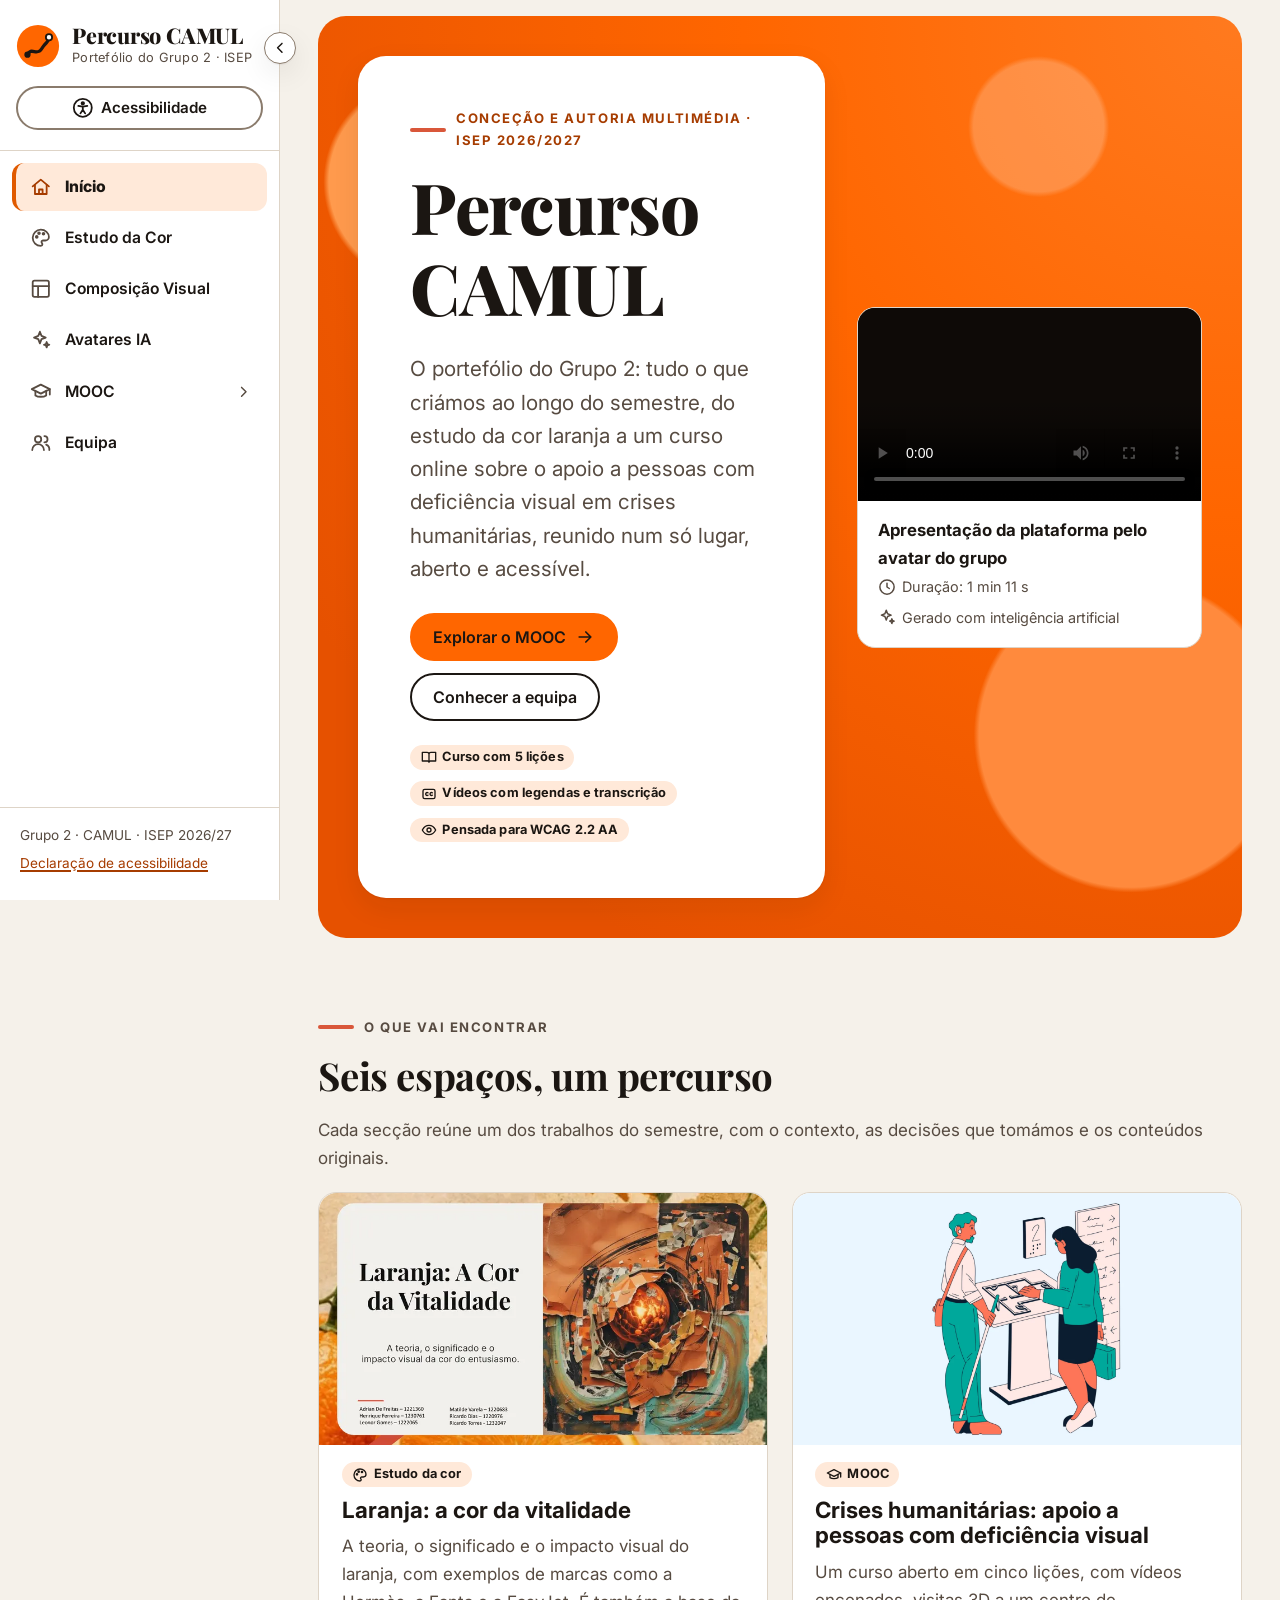
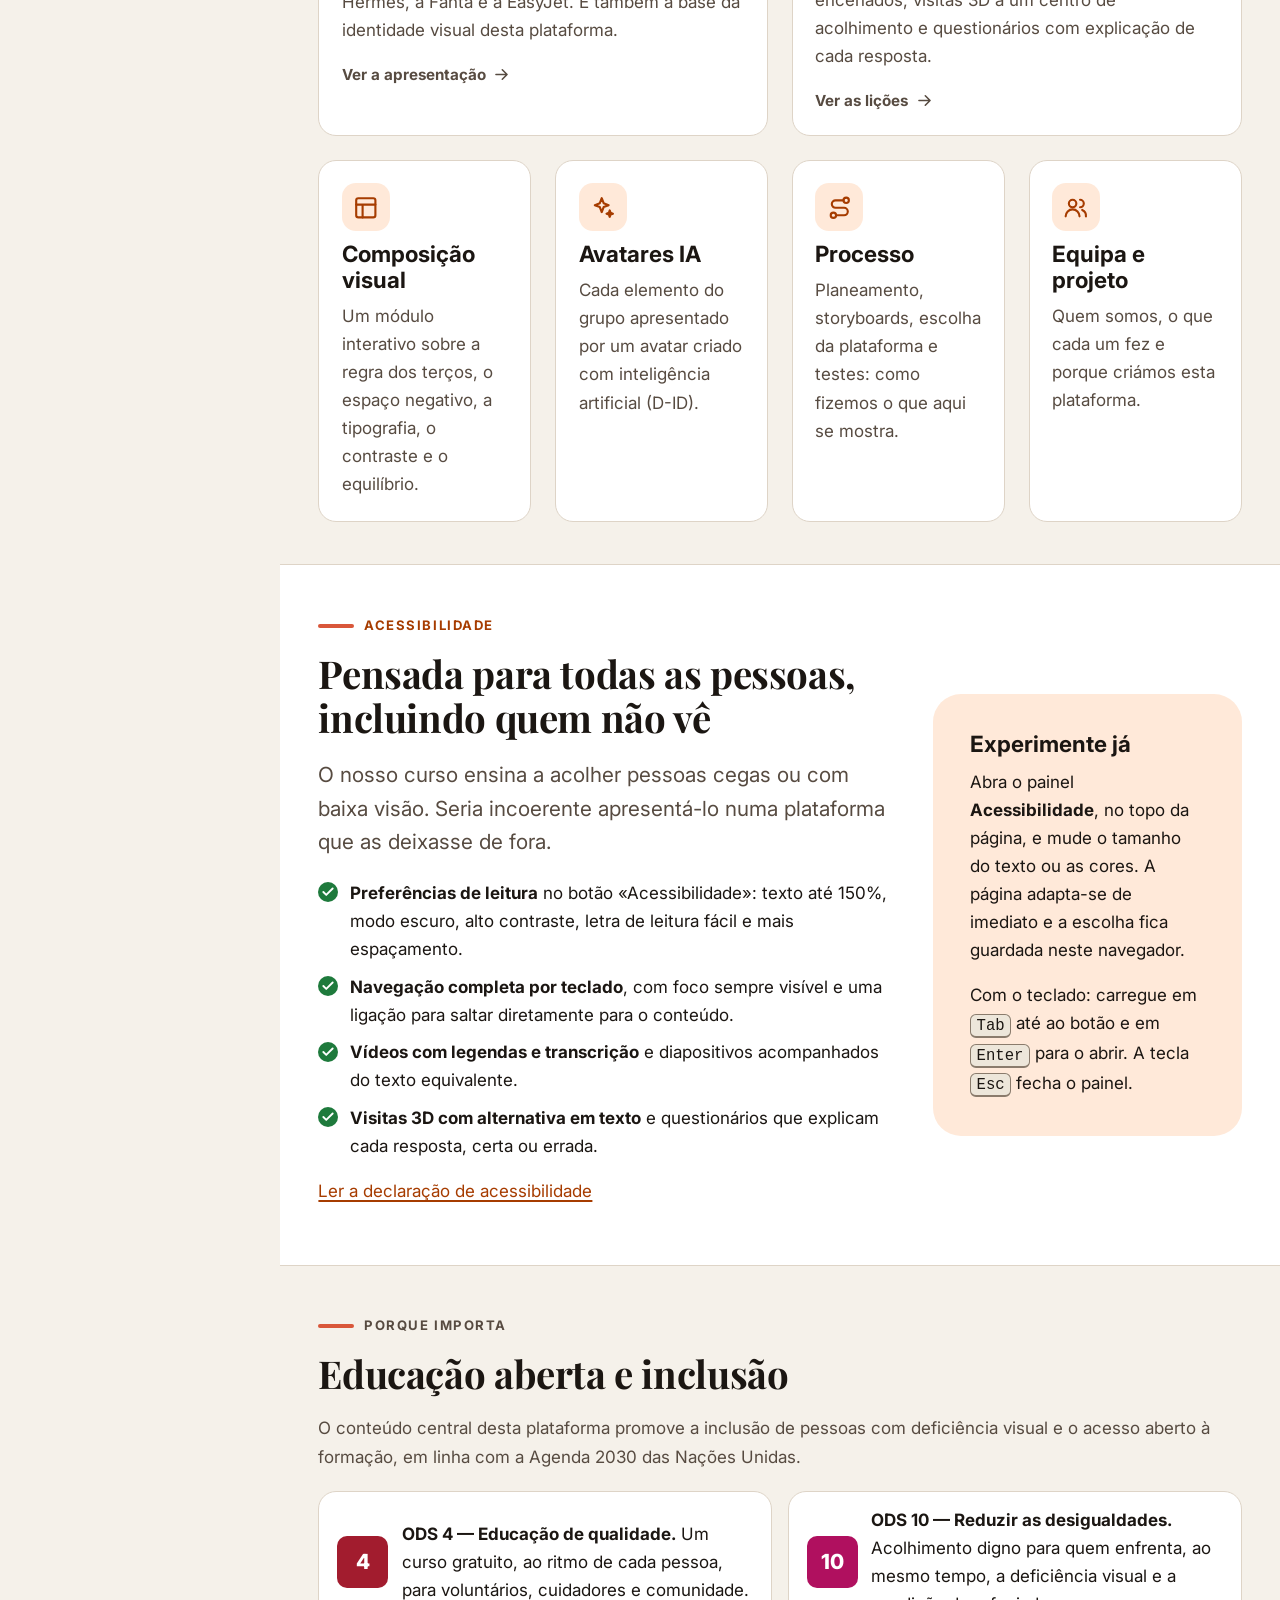
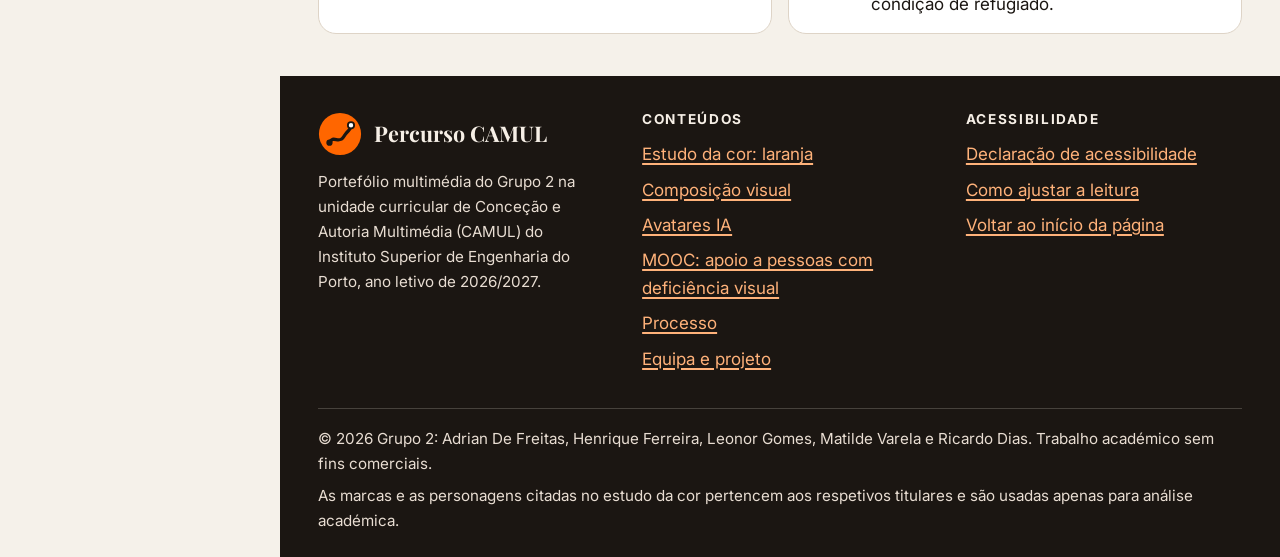
<file: index.html>
<!doctype html>
<html lang="pt-PT">
<head>
  <meta charset="utf-8">
  <meta name="viewport" content="width=device-width, initial-scale=1">
  <title>Percurso CAMUL — portefólio multimédia do Grupo 2</title>
  <meta name="description" content="Portefólio multimédia do Grupo 2 de CAMUL (ISEP): estudo da cor laranja, composição visual, avatares com IA e o MOOC «Crises Humanitárias: Apoio a Pessoas com Deficiência Visual».">
  <meta name="theme-color" content="#FF6600">
  <meta property="og:type" content="website">
  <meta property="og:locale" content="pt_PT">
  <meta property="og:site_name" content="Percurso CAMUL">
  <meta property="og:title" content="Percurso CAMUL — portefólio multimédia do Grupo 2">
  <meta property="og:description" content="Portefólio multimédia do Grupo 2 de CAMUL (ISEP): estudo da cor laranja, composição visual, avatares com IA e o MOOC «Crises Humanitárias: Apoio a Pessoas com Deficiência Visual».">
  <link rel="icon" href="assets/img/favicon.svg" type="image/svg+xml">
  <link rel="preconnect" href="https://fonts.googleapis.com">
  <link rel="preconnect" href="https://fonts.gstatic.com" crossorigin>
  <link rel="stylesheet" href="https://fonts.googleapis.com/css2?family=Atkinson+Hyperlegible:ital,wght@0,400;0,700;1,400&amp;family=Inter:wght@300;400;500;600;700;800;900&amp;family=Playfair+Display:wght@600;700;800&amp;display=swap">
  <link rel="stylesheet" href="css/styles.css">
  <script>
    /* aplica as preferências guardadas antes de a página aparecer (evita «piscar») */
    (function () { var d = document.documentElement; d.classList.add('js'); try { var p = JSON.parse(localStorage.getItem('pc-prefs') || '{}'); for (var k in p) { if (p[k] && !/^(auto|md|padrao|normal)$/.test(p[k])) d.setAttribute('data-' + k, p[k]); } } catch (e) {} })();
  </script>
  <script src="js/site.js" defer></script>
  <script src="js/media.js" defer></script>
</head>
<body>
<a class="skip-link" href="#conteudo">Saltar para o conteúdo principal</a>

<!-- Ícones (SVG) usados em todo o site -->
<svg xmlns="http://www.w3.org/2000/svg" style="position:absolute;width:0;height:0;overflow:hidden" aria-hidden="true" focusable="false">
  <symbol id="i-menu" viewBox="0 0 24 24"><path d="M4 6h16M4 12h16M4 18h16"/></symbol>
  <symbol id="i-home" viewBox="0 0 24 24"><path d="M3 11.5 12 4l9 7.5"/><path d="M5.5 10v10h13V10"/><path d="M10 20v-5h4v5"/></symbol>
  <symbol id="i-a11y" viewBox="0 0 24 24"><circle cx="12" cy="12" r="10"/><circle cx="12" cy="7" r="1.4" fill="currentColor"/><path d="M7 9.8l5 1 5-1M12 10.8v3.4M12 14.2l-2.6 4M12 14.2l2.6 4"/></symbol>
  <symbol id="i-x" viewBox="0 0 24 24"><path d="M18 6 6 18M6 6l12 12"/></symbol>
  <symbol id="i-chevron-left" viewBox="0 0 24 24"><path d="m15 18-6-6 6-6"/></symbol>
  <symbol id="i-chevron-right" viewBox="0 0 24 24"><path d="m9 18 6-6-6-6"/></symbol>
  <symbol id="i-check" viewBox="0 0 24 24"><path d="M20 6 9 17l-5-5"/></symbol>
  <symbol id="i-check-circle" viewBox="0 0 24 24"><circle cx="12" cy="12" r="9.5"/><path d="m8 12.5 2.8 2.8L16.5 9.5"/></symbol>
  <symbol id="i-x-circle" viewBox="0 0 24 24"><circle cx="12" cy="12" r="9.5"/><path d="m15 9-6 6M9 9l6 6"/></symbol>
  <symbol id="i-alert" viewBox="0 0 24 24"><path d="M12 3.5 2.5 20h19z"/><path d="M12 10v4.5M12 17.2h.01"/></symbol>
  <symbol id="i-info" viewBox="0 0 24 24"><circle cx="12" cy="12" r="9.5"/><path d="M12 11v6M12 7.5h.01"/></symbol>
  <symbol id="i-download" viewBox="0 0 24 24"><path d="M12 3v12M7 10l5 5 5-5M4 20h16"/></symbol>
  <symbol id="i-external" viewBox="0 0 24 24"><path d="M14 4h6v6M20 4l-9 9M18 14v5a1 1 0 0 1-1 1H5a1 1 0 0 1-1-1V7a1 1 0 0 1 1-1h5"/></symbol>
  <symbol id="i-expand" viewBox="0 0 24 24"><path d="M4 9V4h5M20 9V4h-5M4 15v5h5M20 15v5h-5"/></symbol>
  <symbol id="i-clock" viewBox="0 0 24 24"><circle cx="12" cy="12" r="9.5"/><path d="M12 7v5l3 2"/></symbol>
  <symbol id="i-cc" viewBox="0 0 24 24"><rect x="3" y="5" width="18" height="14" rx="2.5"/><path d="M10.5 10.2a2.2 2.2 0 1 0 0 3.6M17 10.2a2.2 2.2 0 1 0 0 3.6"/></symbol>
  <symbol id="i-text" viewBox="0 0 24 24"><path d="M5 6h14M5 10h14M5 14h10M5 18h8"/></symbol>
  <symbol id="i-list" viewBox="0 0 24 24"><path d="M9 6h11M9 12h11M9 18h11M4.5 6h.01M4.5 12h.01M4.5 18h.01"/></symbol>
  <symbol id="i-list-check" viewBox="0 0 24 24"><path d="m3.5 6 1.5 1.5L8 4.5M3.5 13l1.5 1.5L8 11.5M11 6h9M11 13h9M11 19h9"/></symbol>
  <symbol id="i-circle-dot" viewBox="0 0 24 24"><circle cx="12" cy="12" r="9.5"/><circle cx="12" cy="12" r="3.5" fill="currentColor"/></symbol>
  <symbol id="i-sparkles" viewBox="0 0 24 24"><path d="M11 3l1.8 4.7 4.7 1.8-4.7 1.8L11 16l-1.8-4.7L4.5 9.5l4.7-1.8z"/><path d="M18.5 14.5l.8 2.2 2.2.8-2.2.8-.8 2.2-.8-2.2-2.2-.8 2.2-.8z"/></symbol>
  <symbol id="i-video" viewBox="0 0 24 24"><rect x="2.5" y="6" width="13" height="12" rx="2"/><path d="m15.5 10 6-3.5v11l-6-3.5"/></symbol>
  <symbol id="i-cube" viewBox="0 0 24 24"><path d="M12 2.5 21 7.5v9L12 21.5 3 16.5v-9z"/><path d="M3 7.5l9 5 9-5M12 12.5v9"/></symbol>
  <symbol id="i-quiz" viewBox="0 0 24 24"><circle cx="12" cy="12" r="9.5"/><path d="M9.5 9.2a2.6 2.6 0 0 1 5 1c0 1.8-2.5 2.2-2.5 3.8M12 17h.01"/></symbol>
  <symbol id="i-user" viewBox="0 0 24 24"><circle cx="12" cy="8" r="4"/><path d="M4 21a8 8 0 0 1 16 0"/></symbol>
  <symbol id="i-users" viewBox="0 0 24 24"><circle cx="9" cy="8" r="3.5"/><path d="M2.5 20a6.5 6.5 0 0 1 13 0M16 4.5a3.5 3.5 0 0 1 0 7M18 14a6 6 0 0 1 3.5 6"/></symbol>
  <symbol id="i-file" viewBox="0 0 24 24"><path d="M14 3H7a2 2 0 0 0-2 2v14a2 2 0 0 0 2 2h10a2 2 0 0 0 2-2V8z"/><path d="M14 3v5h5M9 13h6M9 17h6"/></symbol>
  <symbol id="i-slides" viewBox="0 0 24 24"><rect x="3" y="4" width="18" height="12" rx="2"/><path d="M12 16v4M8 20h8"/></symbol>
  <symbol id="i-arrow-right" viewBox="0 0 24 24"><path d="M5 12h14M13 6l6 6-6 6"/></symbol>
  <symbol id="i-arrow-left" viewBox="0 0 24 24"><path d="M19 12H5M11 6l-6 6 6 6"/></symbol>
  <symbol id="i-arrow-up" viewBox="0 0 24 24"><path d="M12 19V5M6 11l6-6 6 6"/></symbol>
  <symbol id="i-rotate" viewBox="0 0 24 24"><path d="M3 12a9 9 0 1 0 3-6.7L3 8"/><path d="M3 3v5h5"/></symbol>
  <symbol id="i-play" viewBox="0 0 24 24"><path d="M7 4.5v15l12-7.5z"/></symbol>
  <symbol id="i-palette" viewBox="0 0 24 24"><path d="M12 3a9 9 0 0 0 0 18c1.2 0 1.8-.8 1.8-1.7 0-1.3-1-1.6-1-2.6 0-.9.7-1.7 1.7-1.7H17a4 4 0 0 0 4-4C21 6.6 17 3 12 3z"/><circle cx="7.5" cy="11" r="1"/><circle cx="10" cy="7" r="1"/><circle cx="15" cy="7.5" r="1"/></symbol>
  <symbol id="i-layout" viewBox="0 0 24 24"><rect x="3" y="3" width="18" height="18" rx="2"/><path d="M3 9h18M9 9v12"/></symbol>
  <symbol id="i-grid" viewBox="0 0 24 24"><rect x="3" y="3" width="18" height="18" rx="2"/><path d="M9 3v18M15 3v18M3 9h18M3 15h18"/></symbol>
  <symbol id="i-columns" viewBox="0 0 24 24"><rect x="3" y="3" width="18" height="18" rx="2"/><path d="M12 3v18"/></symbol>
  <symbol id="i-space" viewBox="0 0 24 24"><circle cx="12" cy="12" r="9.5"/><path d="M12 2.5a4.75 4.75 0 0 1 0 9.5 4.75 4.75 0 0 0 0 9.5"/></symbol>
  <symbol id="i-type" viewBox="0 0 24 24"><path d="M4 7V5h16v2M9 19h6M12 5v14"/></symbol>
  <symbol id="i-scales" viewBox="0 0 24 24"><path d="M12 3v18M7 21h10M5 7h14M5 7l-3 6a3 3 0 0 0 6 0zM19 7l-3 6a3 3 0 0 0 6 0z"/></symbol>
  <symbol id="i-route" viewBox="0 0 24 24"><circle cx="6" cy="19" r="2.5"/><circle cx="18" cy="5" r="2.5"/><path d="M8.5 19H16a3.5 3.5 0 0 0 0-7H8a3.5 3.5 0 0 1 0-7h7.5"/></symbol>
  <symbol id="i-book" viewBox="0 0 24 24"><path d="M2 5h7a3 3 0 0 1 3 3v12a2 2 0 0 0-2-2H2zM22 5h-7a3 3 0 0 0-3 3v12a2 2 0 0 1 2-2h8z"/></symbol>
  <symbol id="i-eye" viewBox="0 0 24 24"><path d="M2 12s3.5-7 10-7 10 7 10 7-3.5 7-10 7S2 12 2 12z"/><circle cx="12" cy="12" r="3"/></symbol>
  <symbol id="i-keyboard" viewBox="0 0 24 24"><rect x="2" y="6" width="20" height="12" rx="2"/><path d="M6 10h.01M10 10h.01M14 10h.01M18 10h.01M7 14h10"/></symbol>
  <symbol id="i-graduation" viewBox="0 0 24 24"><path d="M2 9l10-5 10 5-10 5z"/><path d="M6 11v5c3 2 9 2 12 0v-5M22 9v6"/></symbol>
  <symbol id="i-globe" viewBox="0 0 24 24"><circle cx="12" cy="12" r="9.5"/><path d="M2.5 12h19M12 2.5c2.5 2.8 3.8 6 3.8 9.5s-1.3 6.7-3.8 9.5c-2.5-2.8-3.8-6-3.8-9.5S9.5 5.3 12 2.5z"/></symbol>
  <symbol id="i-heart" viewBox="0 0 24 24"><path d="M12 20s-7.5-4.6-9.3-9.2C1.4 7.4 3.6 4 7 4c2 0 3.3 1.1 5 3 1.7-1.9 3-3 5-3 3.4 0 5.6 3.4 4.3 6.8C19.5 15.4 12 20 12 20z"/></symbol>
  <symbol id="i-calendar" viewBox="0 0 24 24"><rect x="3" y="5" width="18" height="16" rx="2"/><path d="M3 10h18M8 3v4M16 3v4"/></symbol>
  <symbol id="i-flask" viewBox="0 0 24 24"><path d="M9 3h6M10 3v6l-5.5 9.5A1.6 1.6 0 0 0 5.9 21h12.2a1.6 1.6 0 0 0 1.4-2.5L14 9V3"/><path d="M7.5 15h9"/></symbol>
  <symbol id="i-target" viewBox="0 0 24 24"><circle cx="12" cy="12" r="9.5"/><circle cx="12" cy="12" r="5.5"/><circle cx="12" cy="12" r="1.5"/></symbol>
  <symbol id="i-pen" viewBox="0 0 24 24"><path d="M4 20h4L19 9a2.8 2.8 0 0 0-4-4L4 16z"/><path d="M13.5 6.5l4 4"/></symbol>
  <symbol id="i-contrast" viewBox="0 0 24 24"><circle cx="12" cy="12" r="9.5"/><path d="M12 2.5a9.5 9.5 0 0 1 0 19z" fill="currentColor"/></symbol>
  <symbol id="i-align" viewBox="0 0 24 24"><path d="M4 5h16M4 10h10M4 15h16M4 20h10"/></symbol>
  <symbol id="i-wave" viewBox="0 0 24 24"><path d="M2 12c2.5-5 5-5 7.5 0s5 5 7.5 0 3.5-3.5 5-2"/></symbol>
  <symbol id="i-dots" viewBox="0 0 24 24"><circle cx="6" cy="6" r="1.4"/><circle cx="12" cy="6" r="1.4"/><circle cx="18" cy="6" r="1.4"/><circle cx="6" cy="12" r="1.4"/><circle cx="12" cy="12" r="1.4"/><circle cx="18" cy="12" r="1.4"/><circle cx="6" cy="18" r="1.4"/><circle cx="12" cy="18" r="1.4"/><circle cx="18" cy="18" r="1.4"/></symbol>
  <symbol id="i-puzzle" viewBox="0 0 24 24"><path d="M10 3.5a2 2 0 1 1 4 0V5h4a1 1 0 0 1 1 1v4h-1.5a2 2 0 1 0 0 4H19v4a1 1 0 0 1-1 1h-4v-1.5a2 2 0 1 0-4 0V19H6a1 1 0 0 1-1-1v-4h1.5a2 2 0 1 0 0-4H5V6a1 1 0 0 1 1-1h4z"/></symbol>
  <symbol id="i-maximize" viewBox="0 0 24 24"><path d="M15 3h6v6M9 21H3v-6M21 3l-7 7M3 21l7-7"/></symbol>
</svg>

<div class="app">
<header class="site-header" id="topo" tabindex="-1">
  <div class="sidebar-top">
    <button type="button" class="sidebar-toggle" id="btn-sidebar" hidden><svg class="icon" aria-hidden="true" focusable="false"><use href="#i-chevron-left"></use></svg><span class="visually-hidden" data-sidebar-label>Recolher o menu lateral</span></button>
    <a class="brand" href="index.html">
      <svg class="brand-mark" viewBox="0 0 48 48" aria-hidden="true" focusable="false"><circle cx="24" cy="24" r="23" fill="#FF6600"/><path d="M12.5 33.5c4-9 10.5 2 15.5-6.5s7.5-6 8-12.5" fill="none" stroke="#1B1612" stroke-width="3.6" stroke-linecap="round"/><circle cx="12.5" cy="33.5" r="3.4" fill="#1B1612"/><circle cx="36" cy="14.5" r="3.4" fill="#FFFFFF" stroke="#1B1612" stroke-width="2"/></svg>
      <span><span class="brand-name">Percurso CAMUL</span><span class="brand-sub">Portefólio do Grupo 2 · ISEP</span></span>
    </a>
    <div class="tools">
      <button type="button" class="tool-btn" id="btn-acessibilidade" aria-expanded="false" aria-controls="painel-acessibilidade" hidden>
        <svg class="icon" aria-hidden="true" focusable="false"><use href="#i-a11y"></use></svg><span class="tool-label">Acessibilidade</span>
      </button>
      <div id="painel-acessibilidade" class="a11y-panel" role="region" aria-labelledby="painel-acessibilidade-titulo" hidden>
        <h2 id="painel-acessibilidade-titulo">Preferências de leitura</h2>
        <p>Ajuste a página às suas necessidades. As escolhas ficam guardadas neste navegador.</p>
        <fieldset>
          <legend>Tamanho do texto</legend>
          <div class="seg">
            <label><input type="radio" name="text" value="md"><span>100%</span></label>
            <label><input type="radio" name="text" value="lg"><span>112%</span></label>
            <label><input type="radio" name="text" value="xl"><span>125%</span></label>
            <label><input type="radio" name="text" value="xxl"><span>150%</span></label>
          </div>
        </fieldset>
        <fieldset>
          <legend>Cores</legend>
          <div class="seg">
            <label><input type="radio" name="theme" value="auto"><span>Automático</span></label>
            <label><input type="radio" name="theme" value="light"><span>Claro</span></label>
            <label><input type="radio" name="theme" value="dark"><span>Escuro</span></label>
            <label><input type="radio" name="theme" value="contrast"><span>Alto contraste</span></label>
          </div>
        </fieldset>
        <fieldset>
          <legend>Leitura e movimento</legend>
          <label class="check-row"><input type="checkbox" name="font" value="legivel"><span><strong>Letra de leitura fácil</strong><small>Atkinson Hyperlegible, desenhada para pessoas com baixa visão</small></span></label>
          <label class="check-row"><input type="checkbox" name="spacing" value="amplo"><span><strong>Mais espaço entre letras e linhas</strong><small>Ajuda na leitura com baixa visão ou dislexia</small></span></label>
          <label class="check-row"><input type="checkbox" name="links" value="sublinhado"><span><strong>Destacar todas as ligações</strong><small>Sublinhado e negrito em todas as ligações</small></span></label>
          <label class="check-row"><input type="checkbox" name="motion" value="reduzido"><span><strong>Reduzir animações</strong><small>Desliga transições e movimentos</small></span></label>
        </fieldset>
        <p class="visually-hidden" role="status" data-a11y-status></p>
        <div class="panel-actions">
          <button type="button" class="btn btn-quiet btn-sm" data-a11y-reset>Repor predefinições</button>
          <button type="button" class="btn btn-secondary btn-sm" data-a11y-close>Fechar</button>
        </div>
        <p style="font-size:.88rem;margin:.75rem 0 0"><a href="acessibilidade.html">Declaração de acessibilidade</a></p>
      </div>
      <button type="button" class="tool-btn nav-toggle" id="btn-menu" aria-expanded="false" aria-controls="menu-principal">
        <svg class="icon" aria-hidden="true" focusable="false"><use href="#i-menu"></use></svg><span class="tool-label">Menu</span>
      </button>
    </div>
  </div>
  <div class="sidebar-scroll">
  <nav class="site-nav" id="menu-principal" aria-label="Principal">
    <ul>
      <li><a href="index.html" aria-current="page"><svg class="icon" aria-hidden="true" focusable="false"><use href="#i-home"></use></svg><span>Início</span></a></li>
      <li><a href="cor.html"><svg class="icon" aria-hidden="true" focusable="false"><use href="#i-palette"></use></svg><span>Estudo da Cor</span></a></li>
      <li><a href="composicao.html"><svg class="icon" aria-hidden="true" focusable="false"><use href="#i-layout"></use></svg><span>Composição Visual</span></a></li>
      <li><a href="avatares.html"><svg class="icon" aria-hidden="true" focusable="false"><use href="#i-sparkles"></use></svg><span>Avatares IA</span></a></li>
      <li class="nav-group">
        <details>
          <summary><svg class="icon" aria-hidden="true" focusable="false"><use href="#i-graduation"></use></svg><span>MOOC</span><svg class="icon nav-chevron" aria-hidden="true" focusable="false"><use href="#i-chevron-right"></use></svg></summary>
          <ul class="subnav">
            <li><a href="mooc.html"><span class="subnav-num"><svg class="icon" aria-hidden="true" focusable="false"><use href="#i-book"></use></svg></span><span>Visão geral do curso</span></a></li>
            <li><a href="licao-1.html"><span class="subnav-num" aria-hidden="true">1</span><span><span class="visually-hidden">Lição 1: </span>Primeiro contacto</span></a></li>
            <li><a href="licao-2.html"><span class="subnav-num" aria-hidden="true">2</span><span><span class="visually-hidden">Lição 2: </span>Receção e registo</span></a></li>
            <li><a href="licao-3.html"><span class="subnav-num" aria-hidden="true">3</span><span><span class="visually-hidden">Lição 3: </span>Orientação e acompanhamento</span></a></li>
            <li><a href="licao-4.html"><span class="subnav-num" aria-hidden="true">4</span><span><span class="visually-hidden">Lição 4: </span>Acesso a apoios essenciais</span></a></li>
            <li><a href="licao-5.html"><span class="subnav-num" aria-hidden="true">5</span><span><span class="visually-hidden">Lição 5: </span>Segurança e emergências</span></a></li>
            <li><a href="processo.html"><span class="subnav-num"><svg class="icon" aria-hidden="true" focusable="false"><use href="#i-route"></use></svg></span><span>Como criámos o MOOC</span></a></li>
          </ul>
        </details>
      </li>
      <li><a href="equipa.html"><svg class="icon" aria-hidden="true" focusable="false"><use href="#i-users"></use></svg><span>Equipa</span></a></li>
    </ul>
  </nav>
  <div class="sidebar-foot">
    <p>Grupo 2 · CAMUL · ISEP 2026/27</p>
    <p><a href="acessibilidade.html">Declaração de acessibilidade</a></p>
  </div>
  </div>
</header>

<div class="page">
<main id="conteudo" tabindex="-1">
<section class="hero" aria-labelledby="titulo-pagina">
  <div class="container">
    <div class="hero-frame">
      <div class="hero-grid">
        <div class="hero-card">
          <p class="eyebrow">Conceção e Autoria Multimédia · ISEP 2026/2027</p>
          <h1 id="titulo-pagina"><span>Percurso</span> <span>CAMUL</span></h1>
          <p class="lead">O portefólio do Grupo 2: tudo o que criámos ao longo do semestre, do estudo da cor laranja a um curso online sobre o apoio a pessoas com deficiência visual em crises humanitárias, reunido num só lugar, aberto e acessível.</p>
          <div class="btn-row">
            <a class="btn btn-primary" href="mooc.html">Explorar o MOOC <svg class="icon" aria-hidden="true" focusable="false"><use href="#i-arrow-right"></use></svg></a>
            <a class="btn btn-secondary" href="equipa.html">Conhecer a equipa</a>
          </div>
          <ul class="hero-tags" aria-label="Destaques da plataforma">
            <li><span class="badge badge-brand"><svg class="icon" aria-hidden="true" focusable="false"><use href="#i-book"></use></svg>Curso com 5 lições</span></li>
            <li><span class="badge badge-brand"><svg class="icon" aria-hidden="true" focusable="false"><use href="#i-cc"></use></svg>Vídeos com legendas e transcrição</span></li>
            <li><span class="badge badge-brand"><svg class="icon" aria-hidden="true" focusable="false"><use href="#i-eye"></use></svg>Pensada para WCAG 2.2 AA</span></li>
          </ul>
        </div>
        <div class="hero-side">
          <div data-video-json='{"title":"Apresentação da plataforma pelo avatar do grupo","src":"assets/video/avatar/avatar-plataforma.mp4","poster":"assets/img/avatar-plataforma.webp","duration":"1 min 11 s","ai":true}'></div>
        </div>
      </div>
    </div>
  </div>
</section>

<section class="section" aria-labelledby="explorar">
  <div class="container">
    <div class="section-head">
      <p class="eyebrow">O que vai encontrar</p>
      <h2 id="explorar">Seis espaços, um percurso</h2>
      <p>Cada secção reúne um dos trabalhos do semestre, com o contexto, as decisões que tomámos e os conteúdos originais.</p>
    </div>

    <div class="grid grid-2" style="margin-bottom:clamp(1rem,.75rem + 1vw,1.5rem)">
      <article class="card is-link">
        <div class="card-media"><img src="assets/img/laranja-capa.webp" alt="" width="800" height="450" loading="lazy"></div>
        <p class="card-meta"><span class="badge badge-brand"><svg class="icon" aria-hidden="true" focusable="false"><use href="#i-palette"></use></svg>Estudo da cor</span></p>
        <h3><a class="card-link" href="cor.html">Laranja: a cor da vitalidade</a></h3>
        <p>A teoria, o significado e o impacto visual do laranja, com exemplos de marcas como a Hermès, a Fanta e a EasyJet. É também a base da identidade visual desta plataforma.</p>
        <p class="card-foot" aria-hidden="true">Ver a apresentação <svg class="icon"><use href="#i-arrow-right"></use></svg></p>
      </article>
      <article class="card is-link">
        <div class="card-media"><img src="assets/img/mooc-capa.webp" alt="" width="800" height="450" loading="lazy"></div>
        <p class="card-meta"><span class="badge badge-brand"><svg class="icon" aria-hidden="true" focusable="false"><use href="#i-graduation"></use></svg>MOOC</span></p>
        <h3><a class="card-link" href="mooc.html">Crises humanitárias: apoio a pessoas com deficiência visual</a></h3>
        <p>Um curso aberto em cinco lições, com vídeos encenados, visitas 3D a um centro de acolhimento e questionários com explicação de cada resposta.</p>
        <p class="card-foot" aria-hidden="true">Ver as lições <svg class="icon"><use href="#i-arrow-right"></use></svg></p>
      </article>
    </div>

    <div class="grid grid-4">
      <article class="card is-link">
        <span class="card-icon" aria-hidden="true"><svg class="icon"><use href="#i-layout"></use></svg></span>
        <h3><a class="card-link" href="composicao.html">Composição visual</a></h3>
        <p>Um módulo interativo sobre a regra dos terços, o espaço negativo, a tipografia, o contraste e o equilíbrio.</p>
      </article>
      <article class="card is-link">
        <span class="card-icon" aria-hidden="true"><svg class="icon"><use href="#i-sparkles"></use></svg></span>
        <h3><a class="card-link" href="avatares.html">Avatares IA</a></h3>
        <p>Cada elemento do grupo apresentado por um avatar criado com inteligência artificial (D-ID).</p>
      </article>
      <article class="card is-link">
        <span class="card-icon" aria-hidden="true"><svg class="icon"><use href="#i-route"></use></svg></span>
        <h3><a class="card-link" href="processo.html">Processo</a></h3>
        <p>Planeamento, storyboards, escolha da plataforma e testes: como fizemos o que aqui se mostra.</p>
      </article>
      <article class="card is-link">
        <span class="card-icon" aria-hidden="true"><svg class="icon"><use href="#i-users"></use></svg></span>
        <h3><a class="card-link" href="equipa.html">Equipa e projeto</a></h3>
        <p>Quem somos, o que cada um fez e porque criámos esta plataforma.</p>
      </article>
    </div>
  </div>
</section>

<section class="section section-alt" aria-labelledby="acessivel">
  <div class="container split wide-left">
    <div>
      <p class="eyebrow">Acessibilidade</p>
      <h2 id="acessivel">Pensada para todas as pessoas, incluindo quem não vê</h2>
      <p class="lead">O nosso curso ensina a acolher pessoas cegas ou com baixa visão. Seria incoerente apresentá-lo numa plataforma que as deixasse de fora.</p>
      <ul class="check-list">
        <li><strong>Preferências de leitura</strong> no botão «Acessibilidade»: texto até 150%, modo escuro, alto contraste, letra de leitura fácil e mais espaçamento.</li>
        <li><strong>Navegação completa por teclado</strong>, com foco sempre visível e uma ligação para saltar diretamente para o conteúdo.</li>
        <li><strong>Vídeos com legendas e transcrição</strong> e diapositivos acompanhados do texto equivalente.</li>
        <li><strong>Visitas 3D com alternativa em texto</strong> e questionários que explicam cada resposta, certa ou errada.</li>
      </ul>
      <p><a href="acessibilidade.html">Ler a declaração de acessibilidade</a></p>
    </div>
    <div class="panel panel-tint">
      <h3 style="margin-top:0">Experimente já</h3>
      <p>Abra o painel <strong>Acessibilidade</strong>, no topo da página, e mude o tamanho do texto ou as cores. A página adapta-se de imediato e a escolha fica guardada neste navegador.</p>
      <p style="margin:0">Com o teclado: carregue em <kbd>Tab</kbd> até ao botão e em <kbd>Enter</kbd> para o abrir. A tecla <kbd>Esc</kbd> fecha o painel.</p>
    </div>
  </div>
</section>

<section class="section" aria-labelledby="impacto">
  <div class="container">
    <div class="section-head">
      <p class="eyebrow">Porque importa</p>
      <h2 id="impacto">Educação aberta e inclusão</h2>
      <p>O conteúdo central desta plataforma promove a inclusão de pessoas com deficiência visual e o acesso aberto à formação, em linha com a Agenda 2030 das Nações Unidas.</p>
    </div>
    <div class="ods">
      <div class="ods-item"><span class="ods-num ods-4" aria-hidden="true">4</span><p style="margin:0"><strong>ODS 4 — Educação de qualidade.</strong> Um curso gratuito, ao ritmo de cada pessoa, para voluntários, cuidadores e comunidade.</p></div>
      <div class="ods-item"><span class="ods-num ods-10" aria-hidden="true">10</span><p style="margin:0"><strong>ODS 10 — Reduzir as desigualdades.</strong> Acolhimento digno para quem enfrenta, ao mesmo tempo, a deficiência visual e a condição de refugiado.</p></div>
    </div>
  </div>
</section>

</main>

<footer class="site-footer">
  <div class="container">
    <div class="footer-grid">
      <div>
        <div class="footer-brand"><svg class="brand-mark" viewBox="0 0 48 48" aria-hidden="true" focusable="false"><circle cx="24" cy="24" r="23" fill="#FF6600"/><path d="M12.5 33.5c4-9 10.5 2 15.5-6.5s7.5-6 8-12.5" fill="none" stroke="#1B1612" stroke-width="3.6" stroke-linecap="round"/><circle cx="12.5" cy="33.5" r="3.4" fill="#1B1612"/><circle cx="36" cy="14.5" r="3.4" fill="#FFFFFF" stroke="#1B1612" stroke-width="2"/></svg><strong>Percurso CAMUL</strong></div>
        <p>Portefólio multimédia do Grupo 2 na unidade curricular de Conceção e Autoria Multimédia (CAMUL) do Instituto Superior de Engenharia do Porto, ano letivo de 2026/2027.</p>
      </div>
      <nav aria-label="Rodapé">
        <h2>Conteúdos</h2>
        <ul>
          <li><a href="cor.html">Estudo da cor: laranja</a></li>
          <li><a href="composicao.html">Composição visual</a></li>
          <li><a href="avatares.html">Avatares IA</a></li>
          <li><a href="mooc.html">MOOC: apoio a pessoas com deficiência visual</a></li>
          <li><a href="processo.html">Processo</a></li>
          <li><a href="equipa.html">Equipa e projeto</a></li>
        </ul>
      </nav>
      <div>
        <h2>Acessibilidade</h2>
        <ul>
          <li><a href="acessibilidade.html">Declaração de acessibilidade</a></li>
          <li><a href="acessibilidade.html#como-usar">Como ajustar a leitura</a></li>
          <li><a href="#conteudo">Voltar ao início da página</a></li>
        </ul>
      </div>
    </div>
    <div class="footer-bottom">
      <p>© 2026 Grupo 2: Adrian De Freitas, Henrique Ferreira, Leonor Gomes, Matilde Varela e Ricardo Dias. Trabalho académico sem fins comerciais.</p>
      <p>As marcas e as personagens citadas no estudo da cor pertencem aos respetivos titulares e são usadas apenas para análise académica.</p>
    </div>
  </div>
</footer>
</div>
</div>
</body>
</html>
</file>
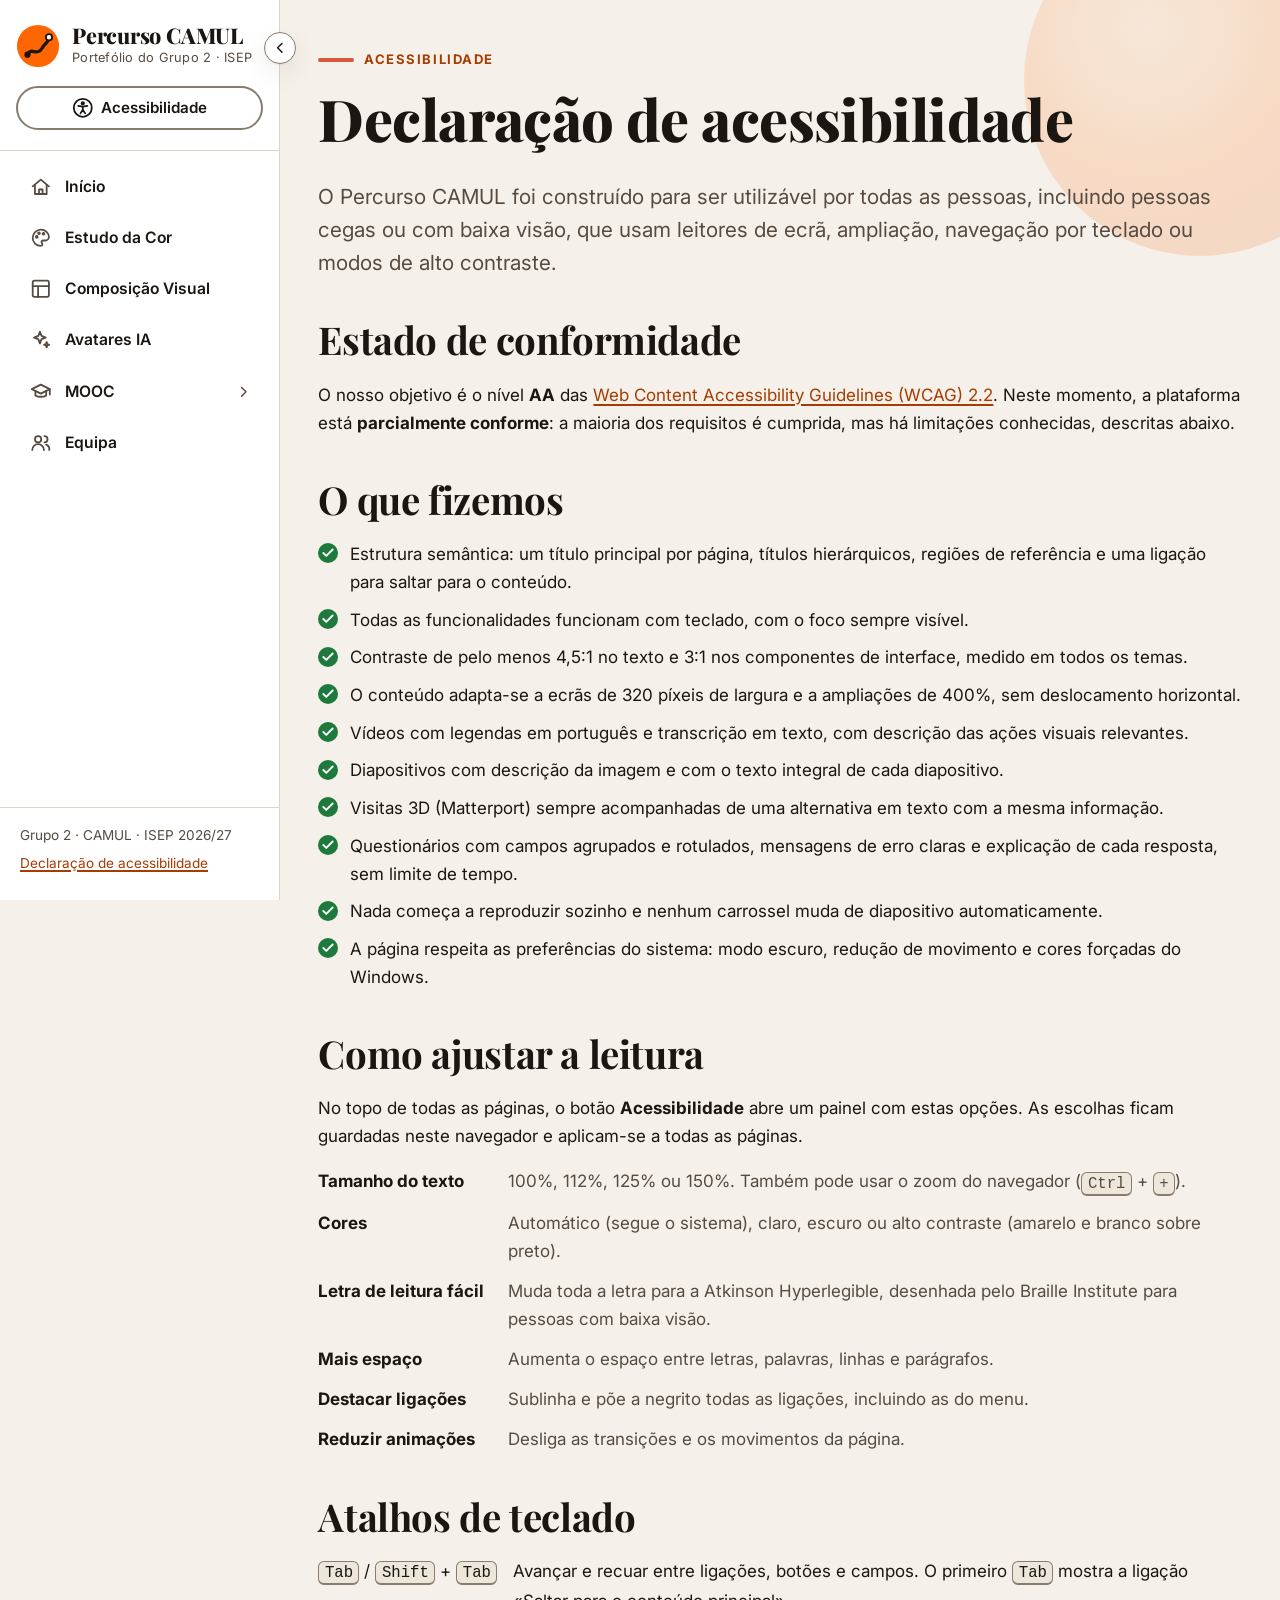
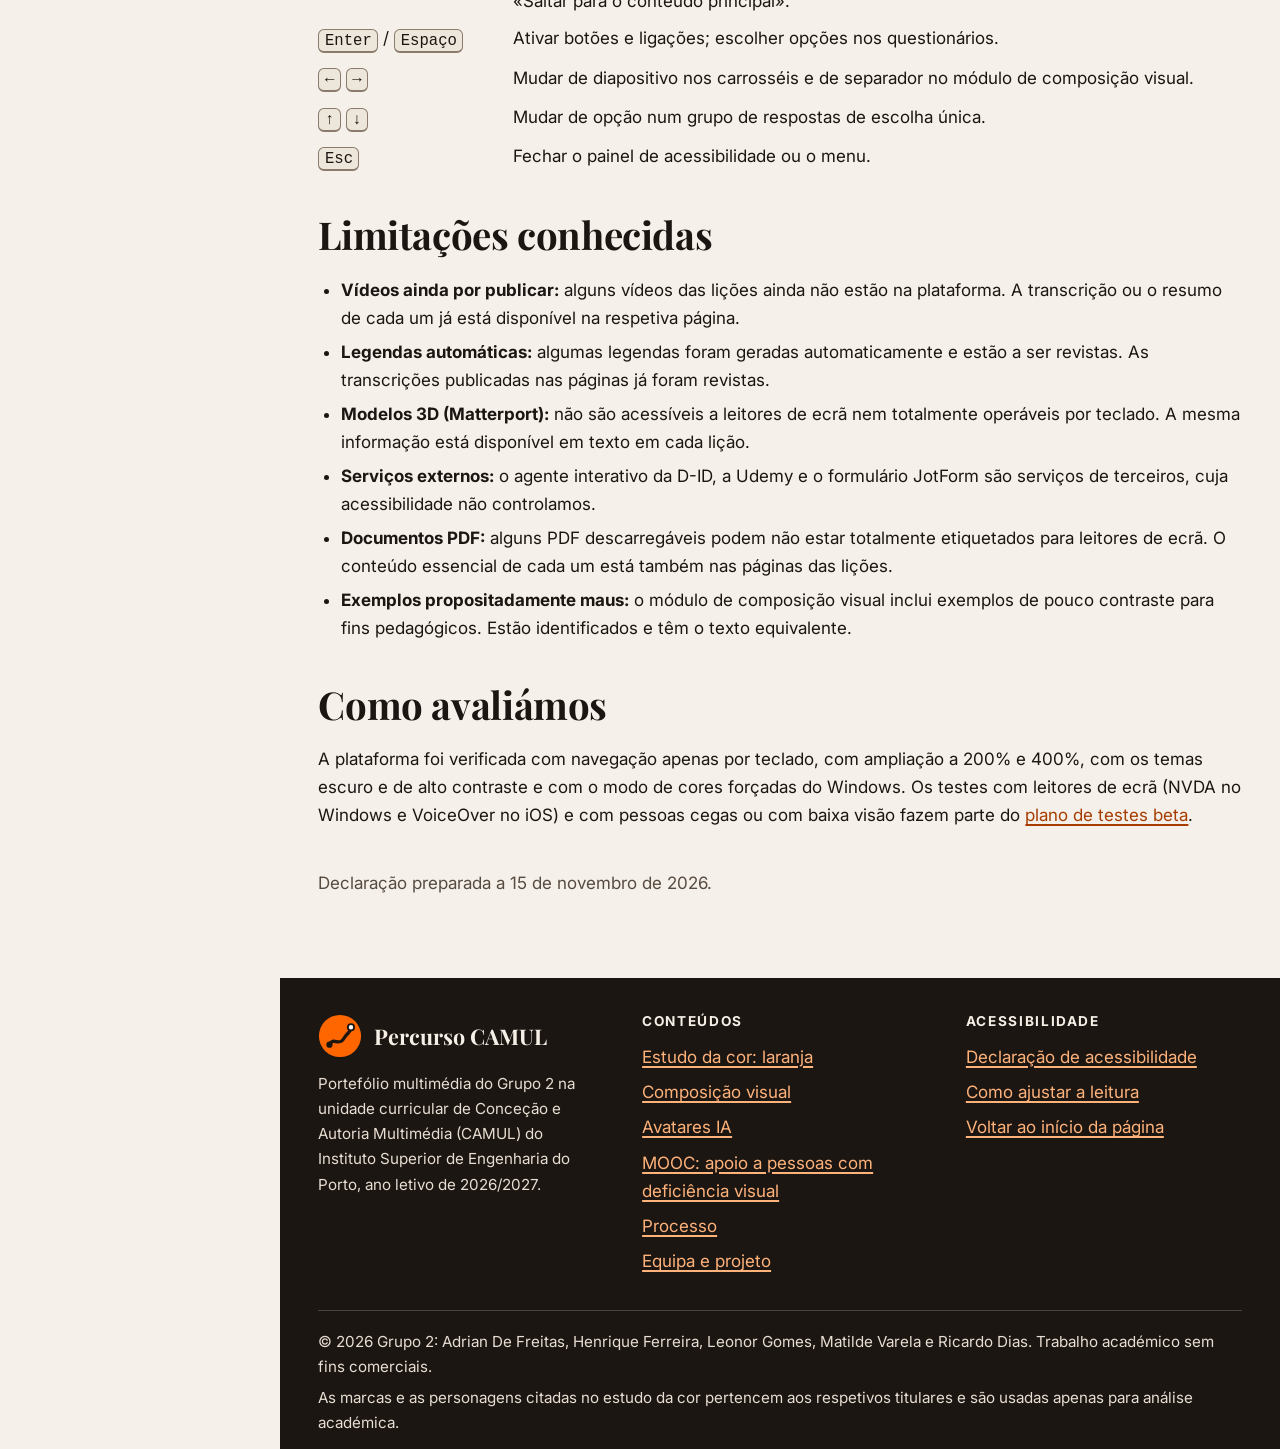
<file: acessibilidade.html>
<!doctype html>
<html lang="pt-PT">
<head>
  <meta charset="utf-8">
  <meta name="viewport" content="width=device-width, initial-scale=1">
  <title>Declaração de acessibilidade · Percurso CAMUL</title>
  <meta name="description" content="Declaração de acessibilidade do Percurso CAMUL: o que fizemos para cumprir as WCAG 2.2 AA, limitações conhecidas e como ajustar a leitura.">
  <meta name="theme-color" content="#FF6600">
  <meta property="og:type" content="website">
  <meta property="og:locale" content="pt_PT">
  <meta property="og:site_name" content="Percurso CAMUL">
  <meta property="og:title" content="Declaração de acessibilidade · Percurso CAMUL">
  <meta property="og:description" content="Declaração de acessibilidade do Percurso CAMUL: o que fizemos para cumprir as WCAG 2.2 AA, limitações conhecidas e como ajustar a leitura.">
  <link rel="icon" href="assets/img/favicon.svg" type="image/svg+xml">
  <link rel="preconnect" href="https://fonts.googleapis.com">
  <link rel="preconnect" href="https://fonts.gstatic.com" crossorigin>
  <link rel="stylesheet" href="https://fonts.googleapis.com/css2?family=Atkinson+Hyperlegible:ital,wght@0,400;0,700;1,400&amp;family=Inter:wght@300;400;500;600;700;800;900&amp;family=Playfair+Display:wght@600;700;800&amp;display=swap">
  <link rel="stylesheet" href="css/styles.css">
  <script>
    /* aplica as preferências guardadas antes de a página aparecer (evita «piscar») */
    (function () { var d = document.documentElement; d.classList.add('js'); try { var p = JSON.parse(localStorage.getItem('pc-prefs') || '{}'); for (var k in p) { if (p[k] && !/^(auto|md|padrao|normal)$/.test(p[k])) d.setAttribute('data-' + k, p[k]); } } catch (e) {} })();
  </script>
  <script src="js/site.js" defer></script>

</head>
<body>
<a class="skip-link" href="#conteudo">Saltar para o conteúdo principal</a>

<!-- Ícones (SVG) usados em todo o site -->
<svg xmlns="http://www.w3.org/2000/svg" style="position:absolute;width:0;height:0;overflow:hidden" aria-hidden="true" focusable="false">
  <symbol id="i-menu" viewBox="0 0 24 24"><path d="M4 6h16M4 12h16M4 18h16"/></symbol>
  <symbol id="i-home" viewBox="0 0 24 24"><path d="M3 11.5 12 4l9 7.5"/><path d="M5.5 10v10h13V10"/><path d="M10 20v-5h4v5"/></symbol>
  <symbol id="i-a11y" viewBox="0 0 24 24"><circle cx="12" cy="12" r="10"/><circle cx="12" cy="7" r="1.4" fill="currentColor"/><path d="M7 9.8l5 1 5-1M12 10.8v3.4M12 14.2l-2.6 4M12 14.2l2.6 4"/></symbol>
  <symbol id="i-x" viewBox="0 0 24 24"><path d="M18 6 6 18M6 6l12 12"/></symbol>
  <symbol id="i-chevron-left" viewBox="0 0 24 24"><path d="m15 18-6-6 6-6"/></symbol>
  <symbol id="i-chevron-right" viewBox="0 0 24 24"><path d="m9 18 6-6-6-6"/></symbol>
  <symbol id="i-check" viewBox="0 0 24 24"><path d="M20 6 9 17l-5-5"/></symbol>
  <symbol id="i-check-circle" viewBox="0 0 24 24"><circle cx="12" cy="12" r="9.5"/><path d="m8 12.5 2.8 2.8L16.5 9.5"/></symbol>
  <symbol id="i-x-circle" viewBox="0 0 24 24"><circle cx="12" cy="12" r="9.5"/><path d="m15 9-6 6M9 9l6 6"/></symbol>
  <symbol id="i-alert" viewBox="0 0 24 24"><path d="M12 3.5 2.5 20h19z"/><path d="M12 10v4.5M12 17.2h.01"/></symbol>
  <symbol id="i-info" viewBox="0 0 24 24"><circle cx="12" cy="12" r="9.5"/><path d="M12 11v6M12 7.5h.01"/></symbol>
  <symbol id="i-download" viewBox="0 0 24 24"><path d="M12 3v12M7 10l5 5 5-5M4 20h16"/></symbol>
  <symbol id="i-external" viewBox="0 0 24 24"><path d="M14 4h6v6M20 4l-9 9M18 14v5a1 1 0 0 1-1 1H5a1 1 0 0 1-1-1V7a1 1 0 0 1 1-1h5"/></symbol>
  <symbol id="i-expand" viewBox="0 0 24 24"><path d="M4 9V4h5M20 9V4h-5M4 15v5h5M20 15v5h-5"/></symbol>
  <symbol id="i-clock" viewBox="0 0 24 24"><circle cx="12" cy="12" r="9.5"/><path d="M12 7v5l3 2"/></symbol>
  <symbol id="i-cc" viewBox="0 0 24 24"><rect x="3" y="5" width="18" height="14" rx="2.5"/><path d="M10.5 10.2a2.2 2.2 0 1 0 0 3.6M17 10.2a2.2 2.2 0 1 0 0 3.6"/></symbol>
  <symbol id="i-text" viewBox="0 0 24 24"><path d="M5 6h14M5 10h14M5 14h10M5 18h8"/></symbol>
  <symbol id="i-list" viewBox="0 0 24 24"><path d="M9 6h11M9 12h11M9 18h11M4.5 6h.01M4.5 12h.01M4.5 18h.01"/></symbol>
  <symbol id="i-list-check" viewBox="0 0 24 24"><path d="m3.5 6 1.5 1.5L8 4.5M3.5 13l1.5 1.5L8 11.5M11 6h9M11 13h9M11 19h9"/></symbol>
  <symbol id="i-circle-dot" viewBox="0 0 24 24"><circle cx="12" cy="12" r="9.5"/><circle cx="12" cy="12" r="3.5" fill="currentColor"/></symbol>
  <symbol id="i-sparkles" viewBox="0 0 24 24"><path d="M11 3l1.8 4.7 4.7 1.8-4.7 1.8L11 16l-1.8-4.7L4.5 9.5l4.7-1.8z"/><path d="M18.5 14.5l.8 2.2 2.2.8-2.2.8-.8 2.2-.8-2.2-2.2-.8 2.2-.8z"/></symbol>
  <symbol id="i-video" viewBox="0 0 24 24"><rect x="2.5" y="6" width="13" height="12" rx="2"/><path d="m15.5 10 6-3.5v11l-6-3.5"/></symbol>
  <symbol id="i-cube" viewBox="0 0 24 24"><path d="M12 2.5 21 7.5v9L12 21.5 3 16.5v-9z"/><path d="M3 7.5l9 5 9-5M12 12.5v9"/></symbol>
  <symbol id="i-quiz" viewBox="0 0 24 24"><circle cx="12" cy="12" r="9.5"/><path d="M9.5 9.2a2.6 2.6 0 0 1 5 1c0 1.8-2.5 2.2-2.5 3.8M12 17h.01"/></symbol>
  <symbol id="i-user" viewBox="0 0 24 24"><circle cx="12" cy="8" r="4"/><path d="M4 21a8 8 0 0 1 16 0"/></symbol>
  <symbol id="i-users" viewBox="0 0 24 24"><circle cx="9" cy="8" r="3.5"/><path d="M2.5 20a6.5 6.5 0 0 1 13 0M16 4.5a3.5 3.5 0 0 1 0 7M18 14a6 6 0 0 1 3.5 6"/></symbol>
  <symbol id="i-file" viewBox="0 0 24 24"><path d="M14 3H7a2 2 0 0 0-2 2v14a2 2 0 0 0 2 2h10a2 2 0 0 0 2-2V8z"/><path d="M14 3v5h5M9 13h6M9 17h6"/></symbol>
  <symbol id="i-slides" viewBox="0 0 24 24"><rect x="3" y="4" width="18" height="12" rx="2"/><path d="M12 16v4M8 20h8"/></symbol>
  <symbol id="i-arrow-right" viewBox="0 0 24 24"><path d="M5 12h14M13 6l6 6-6 6"/></symbol>
  <symbol id="i-arrow-left" viewBox="0 0 24 24"><path d="M19 12H5M11 6l-6 6 6 6"/></symbol>
  <symbol id="i-arrow-up" viewBox="0 0 24 24"><path d="M12 19V5M6 11l6-6 6 6"/></symbol>
  <symbol id="i-rotate" viewBox="0 0 24 24"><path d="M3 12a9 9 0 1 0 3-6.7L3 8"/><path d="M3 3v5h5"/></symbol>
  <symbol id="i-play" viewBox="0 0 24 24"><path d="M7 4.5v15l12-7.5z"/></symbol>
  <symbol id="i-palette" viewBox="0 0 24 24"><path d="M12 3a9 9 0 0 0 0 18c1.2 0 1.8-.8 1.8-1.7 0-1.3-1-1.6-1-2.6 0-.9.7-1.7 1.7-1.7H17a4 4 0 0 0 4-4C21 6.6 17 3 12 3z"/><circle cx="7.5" cy="11" r="1"/><circle cx="10" cy="7" r="1"/><circle cx="15" cy="7.5" r="1"/></symbol>
  <symbol id="i-layout" viewBox="0 0 24 24"><rect x="3" y="3" width="18" height="18" rx="2"/><path d="M3 9h18M9 9v12"/></symbol>
  <symbol id="i-grid" viewBox="0 0 24 24"><rect x="3" y="3" width="18" height="18" rx="2"/><path d="M9 3v18M15 3v18M3 9h18M3 15h18"/></symbol>
  <symbol id="i-columns" viewBox="0 0 24 24"><rect x="3" y="3" width="18" height="18" rx="2"/><path d="M12 3v18"/></symbol>
  <symbol id="i-space" viewBox="0 0 24 24"><circle cx="12" cy="12" r="9.5"/><path d="M12 2.5a4.75 4.75 0 0 1 0 9.5 4.75 4.75 0 0 0 0 9.5"/></symbol>
  <symbol id="i-type" viewBox="0 0 24 24"><path d="M4 7V5h16v2M9 19h6M12 5v14"/></symbol>
  <symbol id="i-scales" viewBox="0 0 24 24"><path d="M12 3v18M7 21h10M5 7h14M5 7l-3 6a3 3 0 0 0 6 0zM19 7l-3 6a3 3 0 0 0 6 0z"/></symbol>
  <symbol id="i-route" viewBox="0 0 24 24"><circle cx="6" cy="19" r="2.5"/><circle cx="18" cy="5" r="2.5"/><path d="M8.5 19H16a3.5 3.5 0 0 0 0-7H8a3.5 3.5 0 0 1 0-7h7.5"/></symbol>
  <symbol id="i-book" viewBox="0 0 24 24"><path d="M2 5h7a3 3 0 0 1 3 3v12a2 2 0 0 0-2-2H2zM22 5h-7a3 3 0 0 0-3 3v12a2 2 0 0 1 2-2h8z"/></symbol>
  <symbol id="i-eye" viewBox="0 0 24 24"><path d="M2 12s3.5-7 10-7 10 7 10 7-3.5 7-10 7S2 12 2 12z"/><circle cx="12" cy="12" r="3"/></symbol>
  <symbol id="i-keyboard" viewBox="0 0 24 24"><rect x="2" y="6" width="20" height="12" rx="2"/><path d="M6 10h.01M10 10h.01M14 10h.01M18 10h.01M7 14h10"/></symbol>
  <symbol id="i-graduation" viewBox="0 0 24 24"><path d="M2 9l10-5 10 5-10 5z"/><path d="M6 11v5c3 2 9 2 12 0v-5M22 9v6"/></symbol>
  <symbol id="i-globe" viewBox="0 0 24 24"><circle cx="12" cy="12" r="9.5"/><path d="M2.5 12h19M12 2.5c2.5 2.8 3.8 6 3.8 9.5s-1.3 6.7-3.8 9.5c-2.5-2.8-3.8-6-3.8-9.5S9.5 5.3 12 2.5z"/></symbol>
  <symbol id="i-heart" viewBox="0 0 24 24"><path d="M12 20s-7.5-4.6-9.3-9.2C1.4 7.4 3.6 4 7 4c2 0 3.3 1.1 5 3 1.7-1.9 3-3 5-3 3.4 0 5.6 3.4 4.3 6.8C19.5 15.4 12 20 12 20z"/></symbol>
  <symbol id="i-calendar" viewBox="0 0 24 24"><rect x="3" y="5" width="18" height="16" rx="2"/><path d="M3 10h18M8 3v4M16 3v4"/></symbol>
  <symbol id="i-flask" viewBox="0 0 24 24"><path d="M9 3h6M10 3v6l-5.5 9.5A1.6 1.6 0 0 0 5.9 21h12.2a1.6 1.6 0 0 0 1.4-2.5L14 9V3"/><path d="M7.5 15h9"/></symbol>
  <symbol id="i-target" viewBox="0 0 24 24"><circle cx="12" cy="12" r="9.5"/><circle cx="12" cy="12" r="5.5"/><circle cx="12" cy="12" r="1.5"/></symbol>
  <symbol id="i-pen" viewBox="0 0 24 24"><path d="M4 20h4L19 9a2.8 2.8 0 0 0-4-4L4 16z"/><path d="M13.5 6.5l4 4"/></symbol>
  <symbol id="i-contrast" viewBox="0 0 24 24"><circle cx="12" cy="12" r="9.5"/><path d="M12 2.5a9.5 9.5 0 0 1 0 19z" fill="currentColor"/></symbol>
  <symbol id="i-align" viewBox="0 0 24 24"><path d="M4 5h16M4 10h10M4 15h16M4 20h10"/></symbol>
  <symbol id="i-wave" viewBox="0 0 24 24"><path d="M2 12c2.5-5 5-5 7.5 0s5 5 7.5 0 3.5-3.5 5-2"/></symbol>
  <symbol id="i-dots" viewBox="0 0 24 24"><circle cx="6" cy="6" r="1.4"/><circle cx="12" cy="6" r="1.4"/><circle cx="18" cy="6" r="1.4"/><circle cx="6" cy="12" r="1.4"/><circle cx="12" cy="12" r="1.4"/><circle cx="18" cy="12" r="1.4"/><circle cx="6" cy="18" r="1.4"/><circle cx="12" cy="18" r="1.4"/><circle cx="18" cy="18" r="1.4"/></symbol>
  <symbol id="i-puzzle" viewBox="0 0 24 24"><path d="M10 3.5a2 2 0 1 1 4 0V5h4a1 1 0 0 1 1 1v4h-1.5a2 2 0 1 0 0 4H19v4a1 1 0 0 1-1 1h-4v-1.5a2 2 0 1 0-4 0V19H6a1 1 0 0 1-1-1v-4h1.5a2 2 0 1 0 0-4H5V6a1 1 0 0 1 1-1h4z"/></symbol>
  <symbol id="i-maximize" viewBox="0 0 24 24"><path d="M15 3h6v6M9 21H3v-6M21 3l-7 7M3 21l7-7"/></symbol>
</svg>

<div class="app">
<header class="site-header" id="topo" tabindex="-1">
  <div class="sidebar-top">
    <button type="button" class="sidebar-toggle" id="btn-sidebar" hidden><svg class="icon" aria-hidden="true" focusable="false"><use href="#i-chevron-left"></use></svg><span class="visually-hidden" data-sidebar-label>Recolher o menu lateral</span></button>
    <a class="brand" href="index.html">
      <svg class="brand-mark" viewBox="0 0 48 48" aria-hidden="true" focusable="false"><circle cx="24" cy="24" r="23" fill="#FF6600"/><path d="M12.5 33.5c4-9 10.5 2 15.5-6.5s7.5-6 8-12.5" fill="none" stroke="#1B1612" stroke-width="3.6" stroke-linecap="round"/><circle cx="12.5" cy="33.5" r="3.4" fill="#1B1612"/><circle cx="36" cy="14.5" r="3.4" fill="#FFFFFF" stroke="#1B1612" stroke-width="2"/></svg>
      <span><span class="brand-name">Percurso CAMUL</span><span class="brand-sub">Portefólio do Grupo 2 · ISEP</span></span>
    </a>
    <div class="tools">
      <button type="button" class="tool-btn" id="btn-acessibilidade" aria-expanded="false" aria-controls="painel-acessibilidade" hidden>
        <svg class="icon" aria-hidden="true" focusable="false"><use href="#i-a11y"></use></svg><span class="tool-label">Acessibilidade</span>
      </button>
      <div id="painel-acessibilidade" class="a11y-panel" role="region" aria-labelledby="painel-acessibilidade-titulo" hidden>
        <h2 id="painel-acessibilidade-titulo">Preferências de leitura</h2>
        <p>Ajuste a página às suas necessidades. As escolhas ficam guardadas neste navegador.</p>
        <fieldset>
          <legend>Tamanho do texto</legend>
          <div class="seg">
            <label><input type="radio" name="text" value="md"><span>100%</span></label>
            <label><input type="radio" name="text" value="lg"><span>112%</span></label>
            <label><input type="radio" name="text" value="xl"><span>125%</span></label>
            <label><input type="radio" name="text" value="xxl"><span>150%</span></label>
          </div>
        </fieldset>
        <fieldset>
          <legend>Cores</legend>
          <div class="seg">
            <label><input type="radio" name="theme" value="auto"><span>Automático</span></label>
            <label><input type="radio" name="theme" value="light"><span>Claro</span></label>
            <label><input type="radio" name="theme" value="dark"><span>Escuro</span></label>
            <label><input type="radio" name="theme" value="contrast"><span>Alto contraste</span></label>
          </div>
        </fieldset>
        <fieldset>
          <legend>Leitura e movimento</legend>
          <label class="check-row"><input type="checkbox" name="font" value="legivel"><span><strong>Letra de leitura fácil</strong><small>Atkinson Hyperlegible, desenhada para pessoas com baixa visão</small></span></label>
          <label class="check-row"><input type="checkbox" name="spacing" value="amplo"><span><strong>Mais espaço entre letras e linhas</strong><small>Ajuda na leitura com baixa visão ou dislexia</small></span></label>
          <label class="check-row"><input type="checkbox" name="links" value="sublinhado"><span><strong>Destacar todas as ligações</strong><small>Sublinhado e negrito em todas as ligações</small></span></label>
          <label class="check-row"><input type="checkbox" name="motion" value="reduzido"><span><strong>Reduzir animações</strong><small>Desliga transições e movimentos</small></span></label>
        </fieldset>
        <p class="visually-hidden" role="status" data-a11y-status></p>
        <div class="panel-actions">
          <button type="button" class="btn btn-quiet btn-sm" data-a11y-reset>Repor predefinições</button>
          <button type="button" class="btn btn-secondary btn-sm" data-a11y-close>Fechar</button>
        </div>
        <p style="font-size:.88rem;margin:.75rem 0 0"><a href="acessibilidade.html">Declaração de acessibilidade</a></p>
      </div>
      <button type="button" class="tool-btn nav-toggle" id="btn-menu" aria-expanded="false" aria-controls="menu-principal">
        <svg class="icon" aria-hidden="true" focusable="false"><use href="#i-menu"></use></svg><span class="tool-label">Menu</span>
      </button>
    </div>
  </div>
  <div class="sidebar-scroll">
  <nav class="site-nav" id="menu-principal" aria-label="Principal">
    <ul>
      <li><a href="index.html"><svg class="icon" aria-hidden="true" focusable="false"><use href="#i-home"></use></svg><span>Início</span></a></li>
      <li><a href="cor.html"><svg class="icon" aria-hidden="true" focusable="false"><use href="#i-palette"></use></svg><span>Estudo da Cor</span></a></li>
      <li><a href="composicao.html"><svg class="icon" aria-hidden="true" focusable="false"><use href="#i-layout"></use></svg><span>Composição Visual</span></a></li>
      <li><a href="avatares.html"><svg class="icon" aria-hidden="true" focusable="false"><use href="#i-sparkles"></use></svg><span>Avatares IA</span></a></li>
      <li class="nav-group">
        <details>
          <summary><svg class="icon" aria-hidden="true" focusable="false"><use href="#i-graduation"></use></svg><span>MOOC</span><svg class="icon nav-chevron" aria-hidden="true" focusable="false"><use href="#i-chevron-right"></use></svg></summary>
          <ul class="subnav">
            <li><a href="mooc.html"><span class="subnav-num"><svg class="icon" aria-hidden="true" focusable="false"><use href="#i-book"></use></svg></span><span>Visão geral do curso</span></a></li>
            <li><a href="licao-1.html"><span class="subnav-num" aria-hidden="true">1</span><span><span class="visually-hidden">Lição 1: </span>Primeiro contacto</span></a></li>
            <li><a href="licao-2.html"><span class="subnav-num" aria-hidden="true">2</span><span><span class="visually-hidden">Lição 2: </span>Receção e registo</span></a></li>
            <li><a href="licao-3.html"><span class="subnav-num" aria-hidden="true">3</span><span><span class="visually-hidden">Lição 3: </span>Orientação e acompanhamento</span></a></li>
            <li><a href="licao-4.html"><span class="subnav-num" aria-hidden="true">4</span><span><span class="visually-hidden">Lição 4: </span>Acesso a apoios essenciais</span></a></li>
            <li><a href="licao-5.html"><span class="subnav-num" aria-hidden="true">5</span><span><span class="visually-hidden">Lição 5: </span>Segurança e emergências</span></a></li>
            <li><a href="processo.html"><span class="subnav-num"><svg class="icon" aria-hidden="true" focusable="false"><use href="#i-route"></use></svg></span><span>Como criámos o MOOC</span></a></li>
          </ul>
        </details>
      </li>
      <li><a href="equipa.html"><svg class="icon" aria-hidden="true" focusable="false"><use href="#i-users"></use></svg><span>Equipa</span></a></li>
    </ul>
  </nav>
  <div class="sidebar-foot">
    <p>Grupo 2 · CAMUL · ISEP 2026/27</p>
    <p><a href="acessibilidade.html">Declaração de acessibilidade</a></p>
  </div>
  </div>
</header>

<div class="page">
<main id="conteudo" tabindex="-1">
<div class="page-hero">
  <div class="container">
    <p class="eyebrow">Acessibilidade</p>
    <h1>Declaração de acessibilidade</h1>
    <p class="lead">O Percurso CAMUL foi construído para ser utilizável por todas as pessoas, incluindo pessoas cegas ou com baixa visão, que usam leitores de ecrã, ampliação, navegação por teclado ou modos de alto contraste.</p>
  </div>
</div>

<div class="container-narrow" style="padding-bottom:4rem">
  <section aria-labelledby="estado" class="stack">
    <h2 id="estado">Estado de conformidade</h2>
    <p>O nosso objetivo é o nível <strong>AA</strong> das <a href="https://www.w3.org/TR/WCAG22/" lang="en">Web Content Accessibility Guidelines (WCAG) 2.2</a>. Neste momento, a plataforma está <strong>parcialmente conforme</strong>: a maioria dos requisitos é cumprida, mas há limitações conhecidas, descritas abaixo.</p>
  </section>

  <section aria-labelledby="fizemos" class="stack" style="margin-top:2.5rem">
    <h2 id="fizemos">O que fizemos</h2>
    <ul class="check-list">
      <li>Estrutura semântica: um título principal por página, títulos hierárquicos, regiões de referência e uma ligação para saltar para o conteúdo.</li>
      <li>Todas as funcionalidades funcionam com teclado, com o foco sempre visível.</li>
      <li>Contraste de pelo menos 4,5:1 no texto e 3:1 nos componentes de interface, medido em todos os temas.</li>
      <li>O conteúdo adapta-se a ecrãs de 320 píxeis de largura e a ampliações de 400%, sem deslocamento horizontal.</li>
      <li>Vídeos com legendas em português e transcrição em texto, com descrição das ações visuais relevantes.</li>
      <li>Diapositivos com descrição da imagem e com o texto integral de cada diapositivo.</li>
      <li>Visitas 3D (Matterport) sempre acompanhadas de uma alternativa em texto com a mesma informação.</li>
      <li>Questionários com campos agrupados e rotulados, mensagens de erro claras e explicação de cada resposta, sem limite de tempo.</li>
      <li>Nada começa a reproduzir sozinho e nenhum carrossel muda de diapositivo automaticamente.</li>
      <li>A página respeita as preferências do sistema: modo escuro, redução de movimento e cores forçadas do Windows.</li>
    </ul>
  </section>

  <section aria-labelledby="como-usar-titulo" id="como-usar" class="stack" style="margin-top:2.5rem">
    <h2 id="como-usar-titulo">Como ajustar a leitura</h2>
    <p>No topo de todas as páginas, o botão <strong>Acessibilidade</strong> abre um painel com estas opções. As escolhas ficam guardadas neste navegador e aplicam-se a todas as páginas.</p>
    <dl class="meta" style="gap:.75rem 1.5rem">
      <dt>Tamanho do texto</dt><dd>100%, 112%, 125% ou 150%. Também pode usar o zoom do navegador (<kbd>Ctrl</kbd> + <kbd>+</kbd>).</dd>
      <dt>Cores</dt><dd>Automático (segue o sistema), claro, escuro ou alto contraste (amarelo e branco sobre preto).</dd>
      <dt>Letra de leitura fácil</dt><dd>Muda toda a letra para a Atkinson Hyperlegible, desenhada pelo Braille Institute para pessoas com baixa visão.</dd>
      <dt>Mais espaço</dt><dd>Aumenta o espaço entre letras, palavras, linhas e parágrafos.</dd>
      <dt>Destacar ligações</dt><dd>Sublinha e põe a negrito todas as ligações, incluindo as do menu.</dd>
      <dt>Reduzir animações</dt><dd>Desliga as transições e os movimentos da página.</dd>
    </dl>
  </section>

  <section aria-labelledby="teclado" class="stack" style="margin-top:2.5rem">
    <h2 id="teclado">Atalhos de teclado</h2>
    <dl class="kbd-list">
      <dt><kbd>Tab</kbd> / <kbd>Shift</kbd> + <kbd>Tab</kbd></dt><dd>Avançar e recuar entre ligações, botões e campos. O primeiro <kbd>Tab</kbd> mostra a ligação «Saltar para o conteúdo principal».</dd>
      <dt><kbd>Enter</kbd> / <kbd>Espaço</kbd></dt><dd>Ativar botões e ligações; escolher opções nos questionários.</dd>
      <dt><kbd>←</kbd> <kbd>→</kbd></dt><dd>Mudar de diapositivo nos carrosséis e de separador no módulo de composição visual.</dd>
      <dt><kbd>↑</kbd> <kbd>↓</kbd></dt><dd>Mudar de opção num grupo de respostas de escolha única.</dd>
      <dt><kbd>Esc</kbd></dt><dd>Fechar o painel de acessibilidade ou o menu.</dd>
    </dl>
  </section>

  <section aria-labelledby="limitacoes" class="stack" style="margin-top:2.5rem">
    <h2 id="limitacoes">Limitações conhecidas</h2>
    <ul>
      <li><strong>Vídeos ainda por publicar:</strong> alguns vídeos das lições ainda não estão na plataforma. A transcrição ou o resumo de cada um já está disponível na respetiva página.</li>
      <li><strong>Legendas automáticas:</strong> algumas legendas foram geradas automaticamente e estão a ser revistas. As transcrições publicadas nas páginas já foram revistas.</li>
      <li><strong>Modelos 3D (Matterport):</strong> não são acessíveis a leitores de ecrã nem totalmente operáveis por teclado. A mesma informação está disponível em texto em cada lição.</li>
      <li><strong>Serviços externos:</strong> o agente interativo da D-ID, a Udemy e o formulário JotForm são serviços de terceiros, cuja acessibilidade não controlamos.</li>
      <li><strong>Documentos PDF:</strong> alguns PDF descarregáveis podem não estar totalmente etiquetados para leitores de ecrã. O conteúdo essencial de cada um está também nas páginas das lições.</li>
      <li><strong>Exemplos propositadamente maus:</strong> o módulo de composição visual inclui exemplos de pouco contraste para fins pedagógicos. Estão identificados e têm o texto equivalente.</li>
    </ul>
  </section>

  <section aria-labelledby="avaliacao" class="stack" style="margin-top:2.5rem">
    <h2 id="avaliacao">Como avaliámos</h2>
    <p>A plataforma foi verificada com navegação apenas por teclado, com ampliação a 200% e 400%, com os temas escuro e de alto contraste e com o modo de cores forçadas do Windows. Os testes com leitores de ecrã (NVDA no Windows e VoiceOver no iOS) e com pessoas cegas ou com baixa visão fazem parte do <a href="processo.html#testes">plano de testes beta</a>.</p>
  </section>

  <section aria-labelledby="contacto" class="stack" style="margin-top:2.5rem">
    <p class="muted">Declaração preparada a 15 de novembro de 2026.</p>
  </section>
</div>

</main>

<footer class="site-footer">
  <div class="container">
    <div class="footer-grid">
      <div>
        <div class="footer-brand"><svg class="brand-mark" viewBox="0 0 48 48" aria-hidden="true" focusable="false"><circle cx="24" cy="24" r="23" fill="#FF6600"/><path d="M12.5 33.5c4-9 10.5 2 15.5-6.5s7.5-6 8-12.5" fill="none" stroke="#1B1612" stroke-width="3.6" stroke-linecap="round"/><circle cx="12.5" cy="33.5" r="3.4" fill="#1B1612"/><circle cx="36" cy="14.5" r="3.4" fill="#FFFFFF" stroke="#1B1612" stroke-width="2"/></svg><strong>Percurso CAMUL</strong></div>
        <p>Portefólio multimédia do Grupo 2 na unidade curricular de Conceção e Autoria Multimédia (CAMUL) do Instituto Superior de Engenharia do Porto, ano letivo de 2026/2027.</p>
      </div>
      <nav aria-label="Rodapé">
        <h2>Conteúdos</h2>
        <ul>
          <li><a href="cor.html">Estudo da cor: laranja</a></li>
          <li><a href="composicao.html">Composição visual</a></li>
          <li><a href="avatares.html">Avatares IA</a></li>
          <li><a href="mooc.html">MOOC: apoio a pessoas com deficiência visual</a></li>
          <li><a href="processo.html">Processo</a></li>
          <li><a href="equipa.html">Equipa e projeto</a></li>
        </ul>
      </nav>
      <div>
        <h2>Acessibilidade</h2>
        <ul>
          <li><a href="acessibilidade.html">Declaração de acessibilidade</a></li>
          <li><a href="acessibilidade.html#como-usar">Como ajustar a leitura</a></li>
          <li><a href="#conteudo">Voltar ao início da página</a></li>
        </ul>
      </div>
    </div>
    <div class="footer-bottom">
      <p>© 2026 Grupo 2: Adrian De Freitas, Henrique Ferreira, Leonor Gomes, Matilde Varela e Ricardo Dias. Trabalho académico sem fins comerciais.</p>
      <p>As marcas e as personagens citadas no estudo da cor pertencem aos respetivos titulares e são usadas apenas para análise académica.</p>
    </div>
  </div>
</footer>
</div>
</div>
</body>
</html>
</file>
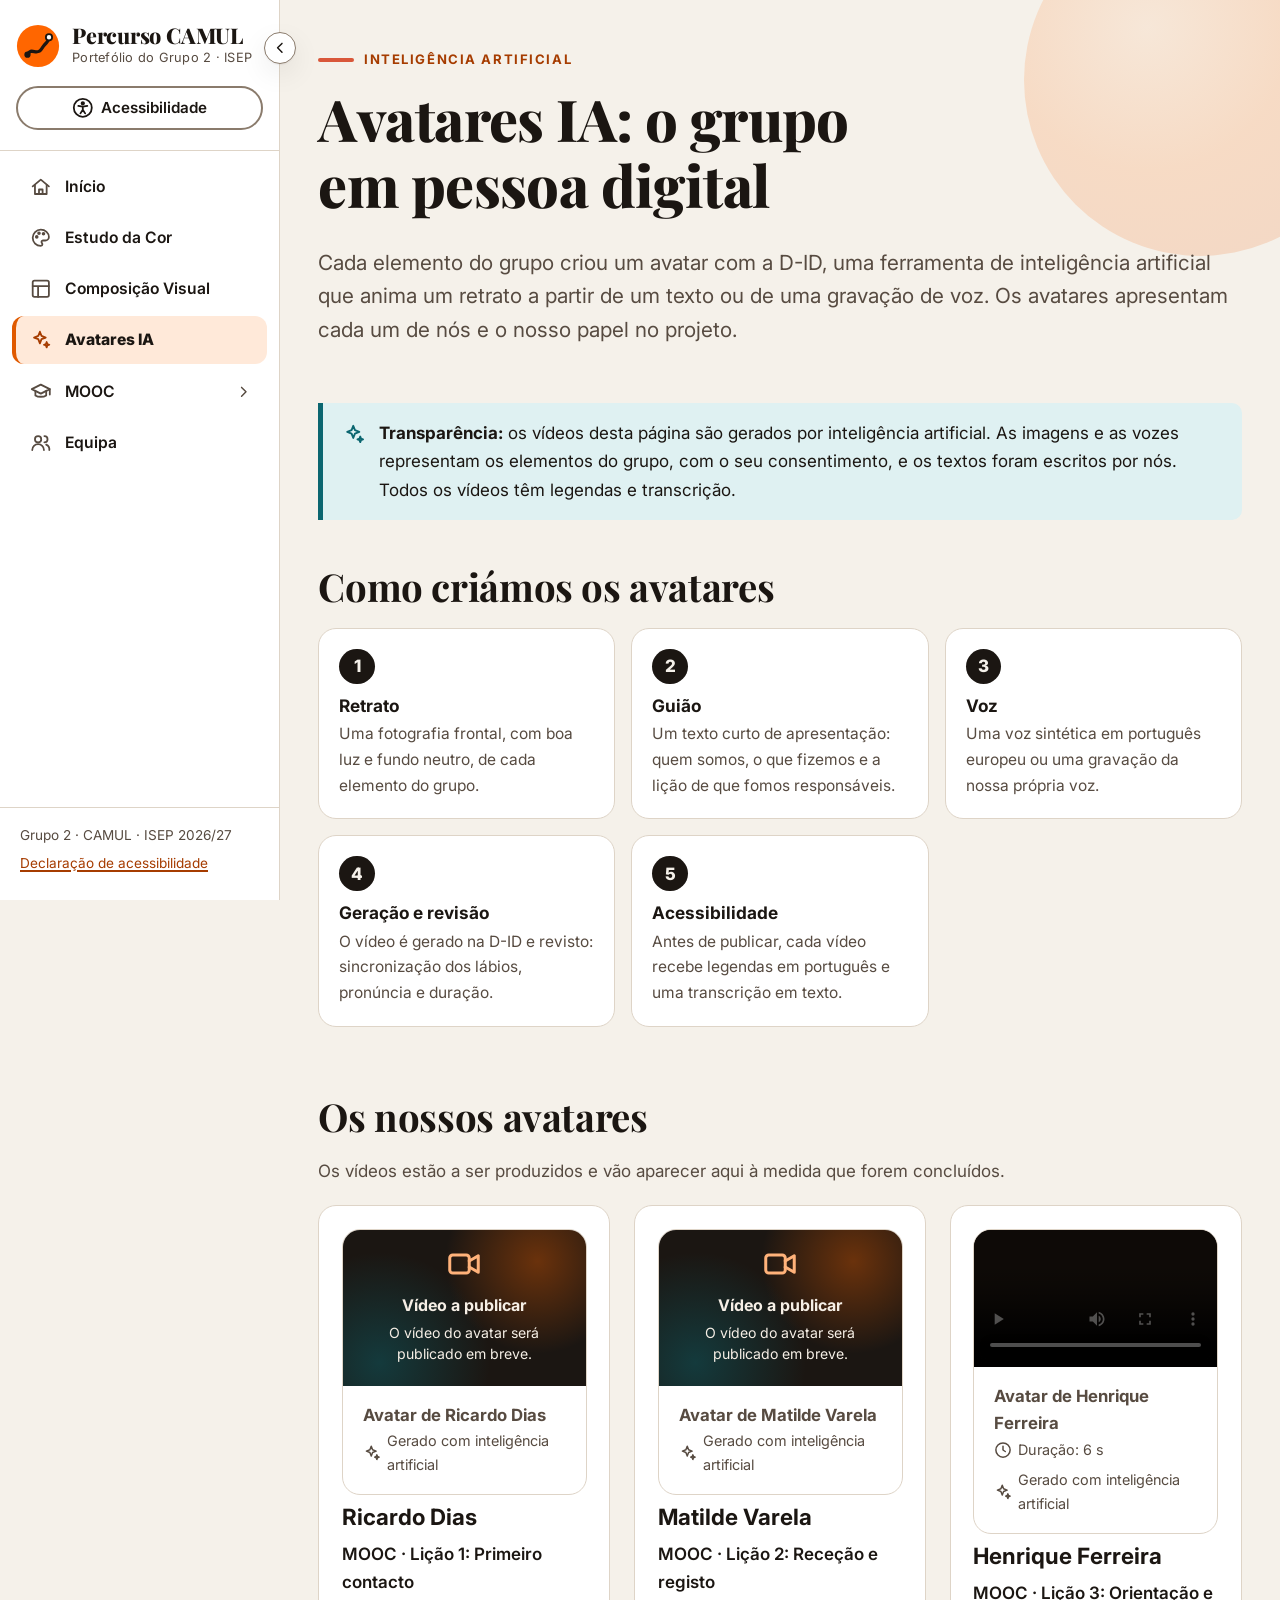
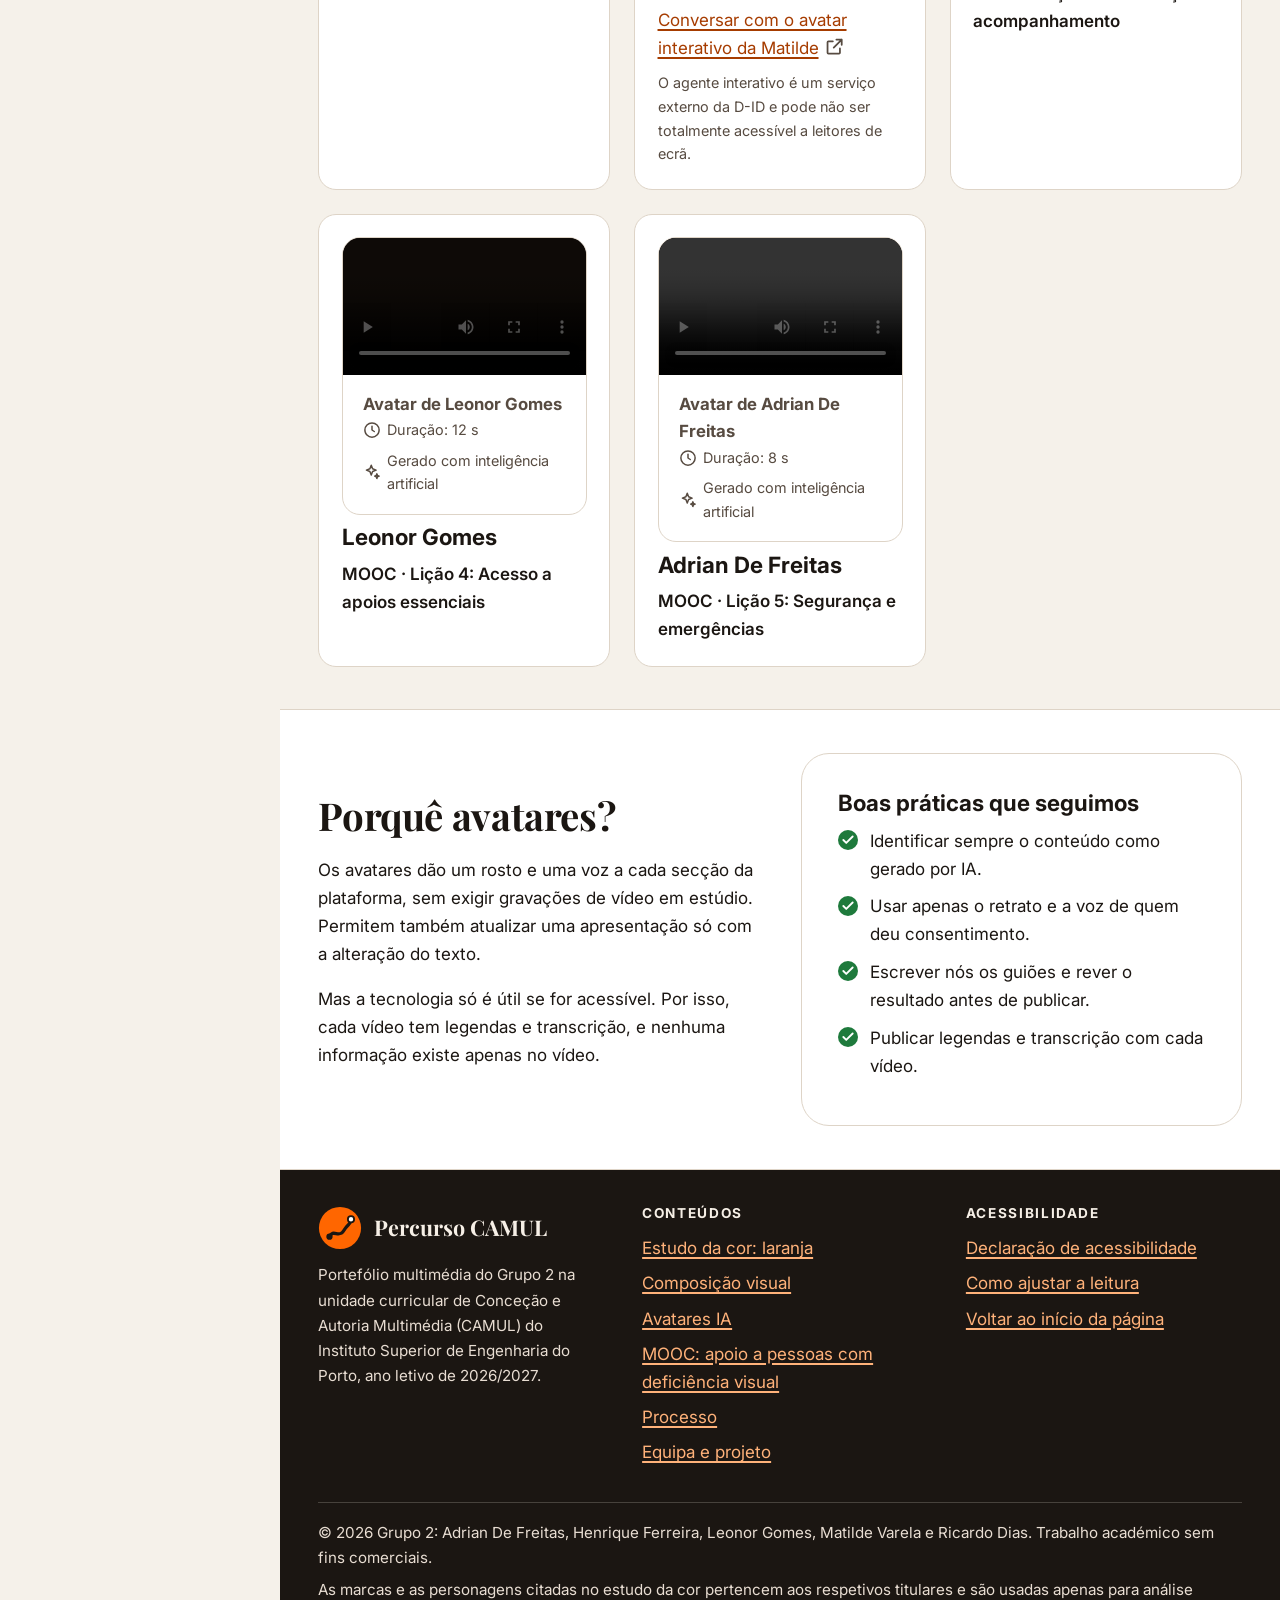
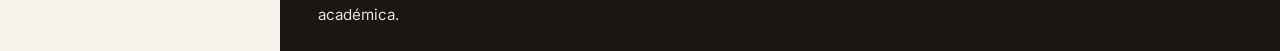
<file: avatares.html>
<!doctype html>
<html lang="pt-PT">
<head>
  <meta charset="utf-8">
  <meta name="viewport" content="width=device-width, initial-scale=1">
  <title>Avatares IA · Percurso CAMUL</title>
  <meta name="description" content="Os cinco elementos do Grupo 2 apresentados pelos seus avatares, criados com a ferramenta de inteligência artificial D-ID.">
  <meta name="theme-color" content="#FF6600">
  <meta property="og:type" content="website">
  <meta property="og:locale" content="pt_PT">
  <meta property="og:site_name" content="Percurso CAMUL">
  <meta property="og:title" content="Avatares IA · Percurso CAMUL">
  <meta property="og:description" content="Os cinco elementos do Grupo 2 apresentados pelos seus avatares, criados com a ferramenta de inteligência artificial D-ID.">
  <link rel="icon" href="assets/img/favicon.svg" type="image/svg+xml">
  <link rel="preconnect" href="https://fonts.googleapis.com">
  <link rel="preconnect" href="https://fonts.gstatic.com" crossorigin>
  <link rel="stylesheet" href="https://fonts.googleapis.com/css2?family=Atkinson+Hyperlegible:ital,wght@0,400;0,700;1,400&amp;family=Inter:wght@300;400;500;600;700;800;900&amp;family=Playfair+Display:wght@600;700;800&amp;display=swap">
  <link rel="stylesheet" href="css/styles.css">
  <script>
    /* aplica as preferências guardadas antes de a página aparecer (evita «piscar») */
    (function () { var d = document.documentElement; d.classList.add('js'); try { var p = JSON.parse(localStorage.getItem('pc-prefs') || '{}'); for (var k in p) { if (p[k] && !/^(auto|md|padrao|normal)$/.test(p[k])) d.setAttribute('data-' + k, p[k]); } } catch (e) {} })();
  </script>
  <script src="js/site.js" defer></script>
  <script src="js/media.js" defer></script>
</head>
<body>
<a class="skip-link" href="#conteudo">Saltar para o conteúdo principal</a>

<!-- Ícones (SVG) usados em todo o site -->
<svg xmlns="http://www.w3.org/2000/svg" style="position:absolute;width:0;height:0;overflow:hidden" aria-hidden="true" focusable="false">
  <symbol id="i-menu" viewBox="0 0 24 24"><path d="M4 6h16M4 12h16M4 18h16"/></symbol>
  <symbol id="i-home" viewBox="0 0 24 24"><path d="M3 11.5 12 4l9 7.5"/><path d="M5.5 10v10h13V10"/><path d="M10 20v-5h4v5"/></symbol>
  <symbol id="i-a11y" viewBox="0 0 24 24"><circle cx="12" cy="12" r="10"/><circle cx="12" cy="7" r="1.4" fill="currentColor"/><path d="M7 9.8l5 1 5-1M12 10.8v3.4M12 14.2l-2.6 4M12 14.2l2.6 4"/></symbol>
  <symbol id="i-x" viewBox="0 0 24 24"><path d="M18 6 6 18M6 6l12 12"/></symbol>
  <symbol id="i-chevron-left" viewBox="0 0 24 24"><path d="m15 18-6-6 6-6"/></symbol>
  <symbol id="i-chevron-right" viewBox="0 0 24 24"><path d="m9 18 6-6-6-6"/></symbol>
  <symbol id="i-check" viewBox="0 0 24 24"><path d="M20 6 9 17l-5-5"/></symbol>
  <symbol id="i-check-circle" viewBox="0 0 24 24"><circle cx="12" cy="12" r="9.5"/><path d="m8 12.5 2.8 2.8L16.5 9.5"/></symbol>
  <symbol id="i-x-circle" viewBox="0 0 24 24"><circle cx="12" cy="12" r="9.5"/><path d="m15 9-6 6M9 9l6 6"/></symbol>
  <symbol id="i-alert" viewBox="0 0 24 24"><path d="M12 3.5 2.5 20h19z"/><path d="M12 10v4.5M12 17.2h.01"/></symbol>
  <symbol id="i-info" viewBox="0 0 24 24"><circle cx="12" cy="12" r="9.5"/><path d="M12 11v6M12 7.5h.01"/></symbol>
  <symbol id="i-download" viewBox="0 0 24 24"><path d="M12 3v12M7 10l5 5 5-5M4 20h16"/></symbol>
  <symbol id="i-external" viewBox="0 0 24 24"><path d="M14 4h6v6M20 4l-9 9M18 14v5a1 1 0 0 1-1 1H5a1 1 0 0 1-1-1V7a1 1 0 0 1 1-1h5"/></symbol>
  <symbol id="i-expand" viewBox="0 0 24 24"><path d="M4 9V4h5M20 9V4h-5M4 15v5h5M20 15v5h-5"/></symbol>
  <symbol id="i-clock" viewBox="0 0 24 24"><circle cx="12" cy="12" r="9.5"/><path d="M12 7v5l3 2"/></symbol>
  <symbol id="i-cc" viewBox="0 0 24 24"><rect x="3" y="5" width="18" height="14" rx="2.5"/><path d="M10.5 10.2a2.2 2.2 0 1 0 0 3.6M17 10.2a2.2 2.2 0 1 0 0 3.6"/></symbol>
  <symbol id="i-text" viewBox="0 0 24 24"><path d="M5 6h14M5 10h14M5 14h10M5 18h8"/></symbol>
  <symbol id="i-list" viewBox="0 0 24 24"><path d="M9 6h11M9 12h11M9 18h11M4.5 6h.01M4.5 12h.01M4.5 18h.01"/></symbol>
  <symbol id="i-list-check" viewBox="0 0 24 24"><path d="m3.5 6 1.5 1.5L8 4.5M3.5 13l1.5 1.5L8 11.5M11 6h9M11 13h9M11 19h9"/></symbol>
  <symbol id="i-circle-dot" viewBox="0 0 24 24"><circle cx="12" cy="12" r="9.5"/><circle cx="12" cy="12" r="3.5" fill="currentColor"/></symbol>
  <symbol id="i-sparkles" viewBox="0 0 24 24"><path d="M11 3l1.8 4.7 4.7 1.8-4.7 1.8L11 16l-1.8-4.7L4.5 9.5l4.7-1.8z"/><path d="M18.5 14.5l.8 2.2 2.2.8-2.2.8-.8 2.2-.8-2.2-2.2-.8 2.2-.8z"/></symbol>
  <symbol id="i-video" viewBox="0 0 24 24"><rect x="2.5" y="6" width="13" height="12" rx="2"/><path d="m15.5 10 6-3.5v11l-6-3.5"/></symbol>
  <symbol id="i-cube" viewBox="0 0 24 24"><path d="M12 2.5 21 7.5v9L12 21.5 3 16.5v-9z"/><path d="M3 7.5l9 5 9-5M12 12.5v9"/></symbol>
  <symbol id="i-quiz" viewBox="0 0 24 24"><circle cx="12" cy="12" r="9.5"/><path d="M9.5 9.2a2.6 2.6 0 0 1 5 1c0 1.8-2.5 2.2-2.5 3.8M12 17h.01"/></symbol>
  <symbol id="i-user" viewBox="0 0 24 24"><circle cx="12" cy="8" r="4"/><path d="M4 21a8 8 0 0 1 16 0"/></symbol>
  <symbol id="i-users" viewBox="0 0 24 24"><circle cx="9" cy="8" r="3.5"/><path d="M2.5 20a6.5 6.5 0 0 1 13 0M16 4.5a3.5 3.5 0 0 1 0 7M18 14a6 6 0 0 1 3.5 6"/></symbol>
  <symbol id="i-file" viewBox="0 0 24 24"><path d="M14 3H7a2 2 0 0 0-2 2v14a2 2 0 0 0 2 2h10a2 2 0 0 0 2-2V8z"/><path d="M14 3v5h5M9 13h6M9 17h6"/></symbol>
  <symbol id="i-slides" viewBox="0 0 24 24"><rect x="3" y="4" width="18" height="12" rx="2"/><path d="M12 16v4M8 20h8"/></symbol>
  <symbol id="i-arrow-right" viewBox="0 0 24 24"><path d="M5 12h14M13 6l6 6-6 6"/></symbol>
  <symbol id="i-arrow-left" viewBox="0 0 24 24"><path d="M19 12H5M11 6l-6 6 6 6"/></symbol>
  <symbol id="i-arrow-up" viewBox="0 0 24 24"><path d="M12 19V5M6 11l6-6 6 6"/></symbol>
  <symbol id="i-rotate" viewBox="0 0 24 24"><path d="M3 12a9 9 0 1 0 3-6.7L3 8"/><path d="M3 3v5h5"/></symbol>
  <symbol id="i-play" viewBox="0 0 24 24"><path d="M7 4.5v15l12-7.5z"/></symbol>
  <symbol id="i-palette" viewBox="0 0 24 24"><path d="M12 3a9 9 0 0 0 0 18c1.2 0 1.8-.8 1.8-1.7 0-1.3-1-1.6-1-2.6 0-.9.7-1.7 1.7-1.7H17a4 4 0 0 0 4-4C21 6.6 17 3 12 3z"/><circle cx="7.5" cy="11" r="1"/><circle cx="10" cy="7" r="1"/><circle cx="15" cy="7.5" r="1"/></symbol>
  <symbol id="i-layout" viewBox="0 0 24 24"><rect x="3" y="3" width="18" height="18" rx="2"/><path d="M3 9h18M9 9v12"/></symbol>
  <symbol id="i-grid" viewBox="0 0 24 24"><rect x="3" y="3" width="18" height="18" rx="2"/><path d="M9 3v18M15 3v18M3 9h18M3 15h18"/></symbol>
  <symbol id="i-columns" viewBox="0 0 24 24"><rect x="3" y="3" width="18" height="18" rx="2"/><path d="M12 3v18"/></symbol>
  <symbol id="i-space" viewBox="0 0 24 24"><circle cx="12" cy="12" r="9.5"/><path d="M12 2.5a4.75 4.75 0 0 1 0 9.5 4.75 4.75 0 0 0 0 9.5"/></symbol>
  <symbol id="i-type" viewBox="0 0 24 24"><path d="M4 7V5h16v2M9 19h6M12 5v14"/></symbol>
  <symbol id="i-scales" viewBox="0 0 24 24"><path d="M12 3v18M7 21h10M5 7h14M5 7l-3 6a3 3 0 0 0 6 0zM19 7l-3 6a3 3 0 0 0 6 0z"/></symbol>
  <symbol id="i-route" viewBox="0 0 24 24"><circle cx="6" cy="19" r="2.5"/><circle cx="18" cy="5" r="2.5"/><path d="M8.5 19H16a3.5 3.5 0 0 0 0-7H8a3.5 3.5 0 0 1 0-7h7.5"/></symbol>
  <symbol id="i-book" viewBox="0 0 24 24"><path d="M2 5h7a3 3 0 0 1 3 3v12a2 2 0 0 0-2-2H2zM22 5h-7a3 3 0 0 0-3 3v12a2 2 0 0 1 2-2h8z"/></symbol>
  <symbol id="i-eye" viewBox="0 0 24 24"><path d="M2 12s3.5-7 10-7 10 7 10 7-3.5 7-10 7S2 12 2 12z"/><circle cx="12" cy="12" r="3"/></symbol>
  <symbol id="i-keyboard" viewBox="0 0 24 24"><rect x="2" y="6" width="20" height="12" rx="2"/><path d="M6 10h.01M10 10h.01M14 10h.01M18 10h.01M7 14h10"/></symbol>
  <symbol id="i-graduation" viewBox="0 0 24 24"><path d="M2 9l10-5 10 5-10 5z"/><path d="M6 11v5c3 2 9 2 12 0v-5M22 9v6"/></symbol>
  <symbol id="i-globe" viewBox="0 0 24 24"><circle cx="12" cy="12" r="9.5"/><path d="M2.5 12h19M12 2.5c2.5 2.8 3.8 6 3.8 9.5s-1.3 6.7-3.8 9.5c-2.5-2.8-3.8-6-3.8-9.5S9.5 5.3 12 2.5z"/></symbol>
  <symbol id="i-heart" viewBox="0 0 24 24"><path d="M12 20s-7.5-4.6-9.3-9.2C1.4 7.4 3.6 4 7 4c2 0 3.3 1.1 5 3 1.7-1.9 3-3 5-3 3.4 0 5.6 3.4 4.3 6.8C19.5 15.4 12 20 12 20z"/></symbol>
  <symbol id="i-calendar" viewBox="0 0 24 24"><rect x="3" y="5" width="18" height="16" rx="2"/><path d="M3 10h18M8 3v4M16 3v4"/></symbol>
  <symbol id="i-flask" viewBox="0 0 24 24"><path d="M9 3h6M10 3v6l-5.5 9.5A1.6 1.6 0 0 0 5.9 21h12.2a1.6 1.6 0 0 0 1.4-2.5L14 9V3"/><path d="M7.5 15h9"/></symbol>
  <symbol id="i-target" viewBox="0 0 24 24"><circle cx="12" cy="12" r="9.5"/><circle cx="12" cy="12" r="5.5"/><circle cx="12" cy="12" r="1.5"/></symbol>
  <symbol id="i-pen" viewBox="0 0 24 24"><path d="M4 20h4L19 9a2.8 2.8 0 0 0-4-4L4 16z"/><path d="M13.5 6.5l4 4"/></symbol>
  <symbol id="i-contrast" viewBox="0 0 24 24"><circle cx="12" cy="12" r="9.5"/><path d="M12 2.5a9.5 9.5 0 0 1 0 19z" fill="currentColor"/></symbol>
  <symbol id="i-align" viewBox="0 0 24 24"><path d="M4 5h16M4 10h10M4 15h16M4 20h10"/></symbol>
  <symbol id="i-wave" viewBox="0 0 24 24"><path d="M2 12c2.5-5 5-5 7.5 0s5 5 7.5 0 3.5-3.5 5-2"/></symbol>
  <symbol id="i-dots" viewBox="0 0 24 24"><circle cx="6" cy="6" r="1.4"/><circle cx="12" cy="6" r="1.4"/><circle cx="18" cy="6" r="1.4"/><circle cx="6" cy="12" r="1.4"/><circle cx="12" cy="12" r="1.4"/><circle cx="18" cy="12" r="1.4"/><circle cx="6" cy="18" r="1.4"/><circle cx="12" cy="18" r="1.4"/><circle cx="18" cy="18" r="1.4"/></symbol>
  <symbol id="i-puzzle" viewBox="0 0 24 24"><path d="M10 3.5a2 2 0 1 1 4 0V5h4a1 1 0 0 1 1 1v4h-1.5a2 2 0 1 0 0 4H19v4a1 1 0 0 1-1 1h-4v-1.5a2 2 0 1 0-4 0V19H6a1 1 0 0 1-1-1v-4h1.5a2 2 0 1 0 0-4H5V6a1 1 0 0 1 1-1h4z"/></symbol>
  <symbol id="i-maximize" viewBox="0 0 24 24"><path d="M15 3h6v6M9 21H3v-6M21 3l-7 7M3 21l7-7"/></symbol>
</svg>

<div class="app">
<header class="site-header" id="topo" tabindex="-1">
  <div class="sidebar-top">
    <button type="button" class="sidebar-toggle" id="btn-sidebar" hidden><svg class="icon" aria-hidden="true" focusable="false"><use href="#i-chevron-left"></use></svg><span class="visually-hidden" data-sidebar-label>Recolher o menu lateral</span></button>
    <a class="brand" href="index.html">
      <svg class="brand-mark" viewBox="0 0 48 48" aria-hidden="true" focusable="false"><circle cx="24" cy="24" r="23" fill="#FF6600"/><path d="M12.5 33.5c4-9 10.5 2 15.5-6.5s7.5-6 8-12.5" fill="none" stroke="#1B1612" stroke-width="3.6" stroke-linecap="round"/><circle cx="12.5" cy="33.5" r="3.4" fill="#1B1612"/><circle cx="36" cy="14.5" r="3.4" fill="#FFFFFF" stroke="#1B1612" stroke-width="2"/></svg>
      <span><span class="brand-name">Percurso CAMUL</span><span class="brand-sub">Portefólio do Grupo 2 · ISEP</span></span>
    </a>
    <div class="tools">
      <button type="button" class="tool-btn" id="btn-acessibilidade" aria-expanded="false" aria-controls="painel-acessibilidade" hidden>
        <svg class="icon" aria-hidden="true" focusable="false"><use href="#i-a11y"></use></svg><span class="tool-label">Acessibilidade</span>
      </button>
      <div id="painel-acessibilidade" class="a11y-panel" role="region" aria-labelledby="painel-acessibilidade-titulo" hidden>
        <h2 id="painel-acessibilidade-titulo">Preferências de leitura</h2>
        <p>Ajuste a página às suas necessidades. As escolhas ficam guardadas neste navegador.</p>
        <fieldset>
          <legend>Tamanho do texto</legend>
          <div class="seg">
            <label><input type="radio" name="text" value="md"><span>100%</span></label>
            <label><input type="radio" name="text" value="lg"><span>112%</span></label>
            <label><input type="radio" name="text" value="xl"><span>125%</span></label>
            <label><input type="radio" name="text" value="xxl"><span>150%</span></label>
          </div>
        </fieldset>
        <fieldset>
          <legend>Cores</legend>
          <div class="seg">
            <label><input type="radio" name="theme" value="auto"><span>Automático</span></label>
            <label><input type="radio" name="theme" value="light"><span>Claro</span></label>
            <label><input type="radio" name="theme" value="dark"><span>Escuro</span></label>
            <label><input type="radio" name="theme" value="contrast"><span>Alto contraste</span></label>
          </div>
        </fieldset>
        <fieldset>
          <legend>Leitura e movimento</legend>
          <label class="check-row"><input type="checkbox" name="font" value="legivel"><span><strong>Letra de leitura fácil</strong><small>Atkinson Hyperlegible, desenhada para pessoas com baixa visão</small></span></label>
          <label class="check-row"><input type="checkbox" name="spacing" value="amplo"><span><strong>Mais espaço entre letras e linhas</strong><small>Ajuda na leitura com baixa visão ou dislexia</small></span></label>
          <label class="check-row"><input type="checkbox" name="links" value="sublinhado"><span><strong>Destacar todas as ligações</strong><small>Sublinhado e negrito em todas as ligações</small></span></label>
          <label class="check-row"><input type="checkbox" name="motion" value="reduzido"><span><strong>Reduzir animações</strong><small>Desliga transições e movimentos</small></span></label>
        </fieldset>
        <p class="visually-hidden" role="status" data-a11y-status></p>
        <div class="panel-actions">
          <button type="button" class="btn btn-quiet btn-sm" data-a11y-reset>Repor predefinições</button>
          <button type="button" class="btn btn-secondary btn-sm" data-a11y-close>Fechar</button>
        </div>
        <p style="font-size:.88rem;margin:.75rem 0 0"><a href="acessibilidade.html">Declaração de acessibilidade</a></p>
      </div>
      <button type="button" class="tool-btn nav-toggle" id="btn-menu" aria-expanded="false" aria-controls="menu-principal">
        <svg class="icon" aria-hidden="true" focusable="false"><use href="#i-menu"></use></svg><span class="tool-label">Menu</span>
      </button>
    </div>
  </div>
  <div class="sidebar-scroll">
  <nav class="site-nav" id="menu-principal" aria-label="Principal">
    <ul>
      <li><a href="index.html"><svg class="icon" aria-hidden="true" focusable="false"><use href="#i-home"></use></svg><span>Início</span></a></li>
      <li><a href="cor.html"><svg class="icon" aria-hidden="true" focusable="false"><use href="#i-palette"></use></svg><span>Estudo da Cor</span></a></li>
      <li><a href="composicao.html"><svg class="icon" aria-hidden="true" focusable="false"><use href="#i-layout"></use></svg><span>Composição Visual</span></a></li>
      <li><a href="avatares.html" aria-current="page"><svg class="icon" aria-hidden="true" focusable="false"><use href="#i-sparkles"></use></svg><span>Avatares IA</span></a></li>
      <li class="nav-group">
        <details>
          <summary><svg class="icon" aria-hidden="true" focusable="false"><use href="#i-graduation"></use></svg><span>MOOC</span><svg class="icon nav-chevron" aria-hidden="true" focusable="false"><use href="#i-chevron-right"></use></svg></summary>
          <ul class="subnav">
            <li><a href="mooc.html"><span class="subnav-num"><svg class="icon" aria-hidden="true" focusable="false"><use href="#i-book"></use></svg></span><span>Visão geral do curso</span></a></li>
            <li><a href="licao-1.html"><span class="subnav-num" aria-hidden="true">1</span><span><span class="visually-hidden">Lição 1: </span>Primeiro contacto</span></a></li>
            <li><a href="licao-2.html"><span class="subnav-num" aria-hidden="true">2</span><span><span class="visually-hidden">Lição 2: </span>Receção e registo</span></a></li>
            <li><a href="licao-3.html"><span class="subnav-num" aria-hidden="true">3</span><span><span class="visually-hidden">Lição 3: </span>Orientação e acompanhamento</span></a></li>
            <li><a href="licao-4.html"><span class="subnav-num" aria-hidden="true">4</span><span><span class="visually-hidden">Lição 4: </span>Acesso a apoios essenciais</span></a></li>
            <li><a href="licao-5.html"><span class="subnav-num" aria-hidden="true">5</span><span><span class="visually-hidden">Lição 5: </span>Segurança e emergências</span></a></li>
            <li><a href="processo.html"><span class="subnav-num"><svg class="icon" aria-hidden="true" focusable="false"><use href="#i-route"></use></svg></span><span>Como criámos o MOOC</span></a></li>
          </ul>
        </details>
      </li>
      <li><a href="equipa.html"><svg class="icon" aria-hidden="true" focusable="false"><use href="#i-users"></use></svg><span>Equipa</span></a></li>
    </ul>
  </nav>
  <div class="sidebar-foot">
    <p>Grupo 2 · CAMUL · ISEP 2026/27</p>
    <p><a href="acessibilidade.html">Declaração de acessibilidade</a></p>
  </div>
  </div>
</header>

<div class="page">
<main id="conteudo" tabindex="-1">
<div class="page-hero">
  <div class="container">
    <p class="eyebrow">Inteligência artificial</p>
    <h1>Avatares IA: o grupo em pessoa digital</h1>
    <p class="lead">Cada elemento do grupo criou um avatar com a D-ID, uma ferramenta de inteligência artificial que anima um retrato a partir de um texto ou de uma gravação de voz. Os avatares apresentam cada um de nós e o nosso papel no projeto.</p>
  </div>
</div>

<div class="container">
  <div class="callout"><svg class="icon" aria-hidden="true" focusable="false"><use href="#i-sparkles"></use></svg>
    <p><strong>Transparência:</strong> os vídeos desta página são gerados por inteligência artificial. As imagens e as vozes representam os elementos do grupo, com o seu consentimento, e os textos foram escritos por nós. Todos os vídeos têm legendas e transcrição.</p>
  </div>
</div>

<section class="section-tight" aria-labelledby="como-criamos">
  <div class="container">
    <h2 id="como-criamos">Como criámos os avatares</h2>
    <ol class="steps">
      <li><h3>Retrato</h3><p>Uma fotografia frontal, com boa luz e fundo neutro, de cada elemento do grupo.</p></li>
      <li><h3>Guião</h3><p>Um texto curto de apresentação: quem somos, o que fizemos e a lição de que fomos responsáveis.</p></li>
      <li><h3>Voz</h3><p>Uma voz sintética em português europeu ou uma gravação da nossa própria voz.</p></li>
      <li><h3>Geração e revisão</h3><p>O vídeo é gerado na D-ID e revisto: sincronização dos lábios, pronúncia e duração.</p></li>
      <li><h3>Acessibilidade</h3><p>Antes de publicar, cada vídeo recebe legendas em português e uma transcrição em texto.</p></li>
    </ol>
  </div>
</section>

<section class="section" aria-labelledby="os-avatares">
  <div class="container">
    <div class="section-head">
      <h2 id="os-avatares">Os nossos avatares</h2>
      <p>Os vídeos estão a ser produzidos e vão aparecer aqui à medida que forem concluídos.</p>
    </div>
    <div class="grid grid-3">
      <article class="card member" id="avatar-ricardo" aria-labelledby="av-ricardo">
        <div data-video-json='{"title":"Avatar de Ricardo Dias","ai":true,"pendingText":"O vídeo do avatar será publicado em breve."}'></div>
        <h3 id="av-ricardo">Ricardo Dias</h3>
        <p class="role">MOOC · Lição 1: Primeiro contacto</p>
      </article>
      <article class="card member" id="avatar-matilde" aria-labelledby="av-matilde">
        <div data-video-json='{"title":"Avatar de Matilde Varela","ai":true,"pendingText":"O vídeo do avatar será publicado em breve."}'></div>
        <h3 id="av-matilde">Matilde Varela</h3>
        <p class="role">MOOC · Lição 2: Receção e registo</p>
        <p><a href="https://studio.d-id.com/agents/share?id=v2_agt_yTAz7zBu&amp;utm_source=copy&amp;key=Y2tfaFJXT1BKVWp5UnJzR0xSalFWWWps" target="_blank" rel="noopener">Conversar com o avatar interativo da Matilde<span class="visually-hidden"> (abre a D-ID num novo separador)</span></a> <svg class="icon" aria-hidden="true" focusable="false"><use href="#i-external"></use></svg></p>
        <p class="muted" style="font-size:.9rem">O agente interativo é um serviço externo da D-ID e pode não ser totalmente acessível a leitores de ecrã.</p>
      </article>
      <article class="card member" id="avatar-henrique" aria-labelledby="av-henrique">
        <div data-video-json='{"title":"Avatar de Henrique Ferreira","src":"assets/video/avatar/avatar-henrique.mp4","poster":"assets/img/avatar-henrique.webp","duration":"6 s","ai":true}'></div>
        <h3 id="av-henrique">Henrique Ferreira</h3>
        <p class="role">MOOC · Lição 3: Orientação e acompanhamento</p>
      </article>
      <article class="card member" id="avatar-leonor" aria-labelledby="av-leonor">
        <div data-video-json='{"title":"Avatar de Leonor Gomes","src":"assets/video/avatar/avatar-leonor.mp4","poster":"assets/img/avatar-leonor.webp","duration":"12 s","ai":true}'></div>
        <h3 id="av-leonor">Leonor Gomes</h3>
        <p class="role">MOOC · Lição 4: Acesso a apoios essenciais</p>
      </article>
      <article class="card member" id="avatar-adrian" aria-labelledby="av-adrian">
        <div data-video-json='{"title":"Avatar de Adrian De Freitas","src":"assets/video/avatar/adrian-Avatar.mp4","duration":"8 s","ai":true}'></div>
        <h3 id="av-adrian">Adrian De Freitas</h3>
        <p class="role">MOOC · Lição 5: Segurança e emergências</p>
      </article>
    </div>
  </div>
</section>

<section class="section section-alt" aria-labelledby="porque-avatares">
  <div class="container split">
    <div>
      <h2 id="porque-avatares">Porquê avatares?</h2>
      <p>Os avatares dão um rosto e uma voz a cada secção da plataforma, sem exigir gravações de vídeo em estúdio. Permitem também atualizar uma apresentação só com a alteração do texto.</p>
      <p>Mas a tecnologia só é útil se for acessível. Por isso, cada vídeo tem legendas e transcrição, e nenhuma informação existe apenas no vídeo.</p>
    </div>
    <div class="panel">
      <h3 style="margin-top:0">Boas práticas que seguimos</h3>
      <ul class="check-list" style="margin:0">
        <li>Identificar sempre o conteúdo como gerado por IA.</li>
        <li>Usar apenas o retrato e a voz de quem deu consentimento.</li>
        <li>Escrever nós os guiões e rever o resultado antes de publicar.</li>
        <li>Publicar legendas e transcrição com cada vídeo.</li>
      </ul>
    </div>
  </div>
</section>

</main>

<footer class="site-footer">
  <div class="container">
    <div class="footer-grid">
      <div>
        <div class="footer-brand"><svg class="brand-mark" viewBox="0 0 48 48" aria-hidden="true" focusable="false"><circle cx="24" cy="24" r="23" fill="#FF6600"/><path d="M12.5 33.5c4-9 10.5 2 15.5-6.5s7.5-6 8-12.5" fill="none" stroke="#1B1612" stroke-width="3.6" stroke-linecap="round"/><circle cx="12.5" cy="33.5" r="3.4" fill="#1B1612"/><circle cx="36" cy="14.5" r="3.4" fill="#FFFFFF" stroke="#1B1612" stroke-width="2"/></svg><strong>Percurso CAMUL</strong></div>
        <p>Portefólio multimédia do Grupo 2 na unidade curricular de Conceção e Autoria Multimédia (CAMUL) do Instituto Superior de Engenharia do Porto, ano letivo de 2026/2027.</p>
      </div>
      <nav aria-label="Rodapé">
        <h2>Conteúdos</h2>
        <ul>
          <li><a href="cor.html">Estudo da cor: laranja</a></li>
          <li><a href="composicao.html">Composição visual</a></li>
          <li><a href="avatares.html">Avatares IA</a></li>
          <li><a href="mooc.html">MOOC: apoio a pessoas com deficiência visual</a></li>
          <li><a href="processo.html">Processo</a></li>
          <li><a href="equipa.html">Equipa e projeto</a></li>
        </ul>
      </nav>
      <div>
        <h2>Acessibilidade</h2>
        <ul>
          <li><a href="acessibilidade.html">Declaração de acessibilidade</a></li>
          <li><a href="acessibilidade.html#como-usar">Como ajustar a leitura</a></li>
          <li><a href="#conteudo">Voltar ao início da página</a></li>
        </ul>
      </div>
    </div>
    <div class="footer-bottom">
      <p>© 2026 Grupo 2: Adrian De Freitas, Henrique Ferreira, Leonor Gomes, Matilde Varela e Ricardo Dias. Trabalho académico sem fins comerciais.</p>
      <p>As marcas e as personagens citadas no estudo da cor pertencem aos respetivos titulares e são usadas apenas para análise académica.</p>
    </div>
  </div>
</footer>
</div>
</div>
</body>
</html>
</file>
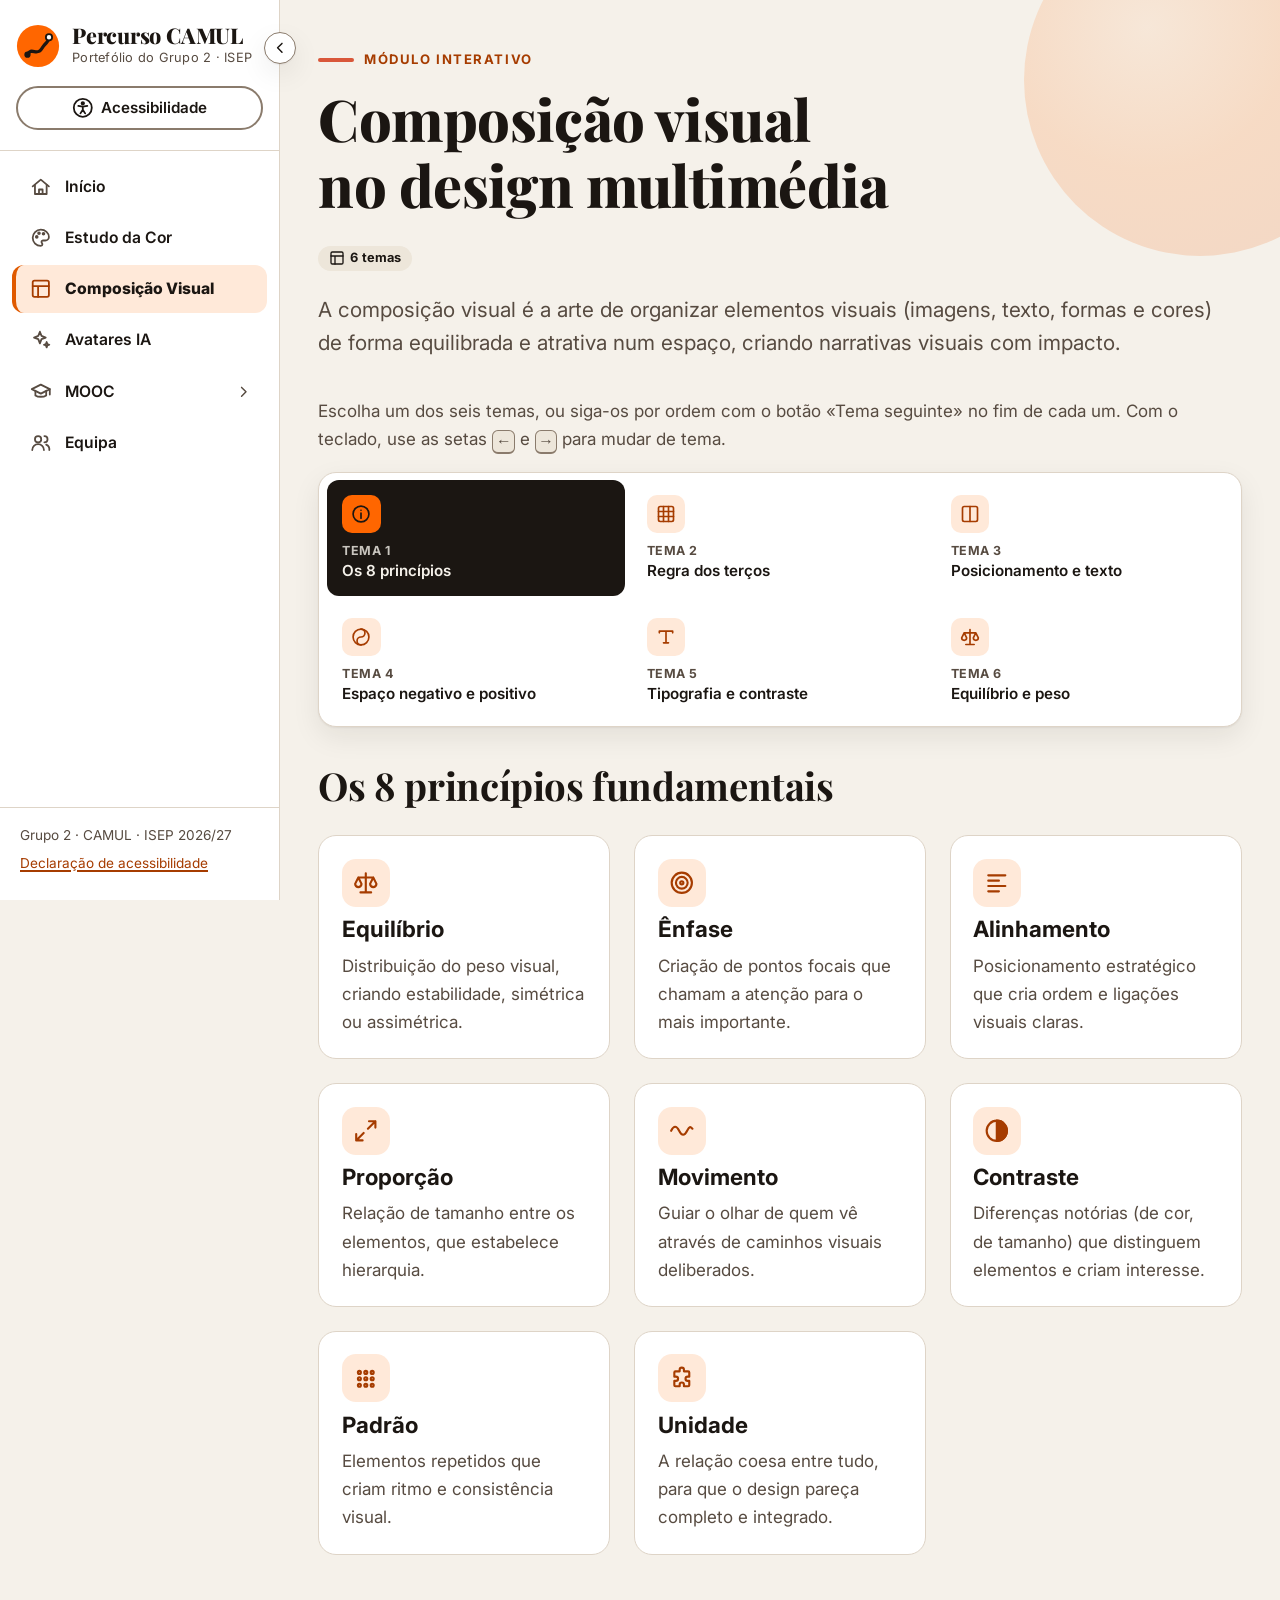
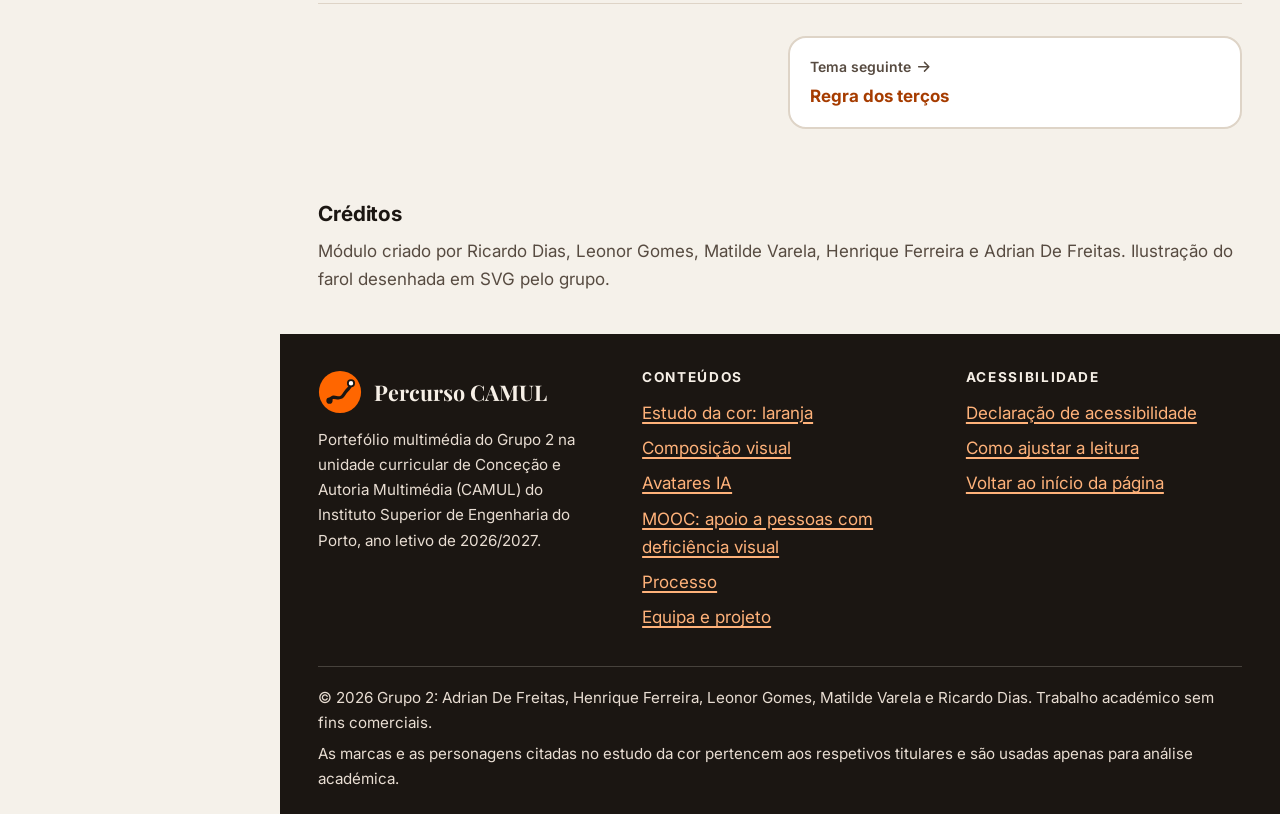
<file: composicao.html>
<!doctype html>
<html lang="pt-PT">
<head>
  <meta charset="utf-8">
  <meta name="viewport" content="width=device-width, initial-scale=1">
  <title>Composição visual · Percurso CAMUL</title>
  <meta name="description" content="Módulo interativo de composição visual no design multimédia: regra dos terços, posicionamento de texto, espaço negativo, tipografia, contraste e equilíbrio.">
  <meta name="theme-color" content="#FF6600">
  <meta property="og:type" content="website">
  <meta property="og:locale" content="pt_PT">
  <meta property="og:site_name" content="Percurso CAMUL">
  <meta property="og:title" content="Composição visual · Percurso CAMUL">
  <meta property="og:description" content="Módulo interativo de composição visual no design multimédia: regra dos terços, posicionamento de texto, espaço negativo, tipografia, contraste e equilíbrio.">
  <link rel="icon" href="assets/img/favicon.svg" type="image/svg+xml">
  <link rel="preconnect" href="https://fonts.googleapis.com">
  <link rel="preconnect" href="https://fonts.gstatic.com" crossorigin>
  <link rel="stylesheet" href="https://fonts.googleapis.com/css2?family=Atkinson+Hyperlegible:ital,wght@0,400;0,700;1,400&amp;family=Inter:wght@300;400;500;600;700;800;900&amp;family=Playfair+Display:wght@600;700;800&amp;display=swap">
  <link rel="stylesheet" href="css/styles.css">
  <script>
    /* aplica as preferências guardadas antes de a página aparecer (evita «piscar») */
    (function () { var d = document.documentElement; d.classList.add('js'); try { var p = JSON.parse(localStorage.getItem('pc-prefs') || '{}'); for (var k in p) { if (p[k] && !/^(auto|md|padrao|normal)$/.test(p[k])) d.setAttribute('data-' + k, p[k]); } } catch (e) {} })();
  </script>
  <script src="js/site.js" defer></script>
</head>
<body>
<a class="skip-link" href="#conteudo">Saltar para o conteúdo principal</a>

<!-- Ícones (SVG) usados em todo o site -->
<svg xmlns="http://www.w3.org/2000/svg" style="position:absolute;width:0;height:0;overflow:hidden" aria-hidden="true" focusable="false">
  <symbol id="i-menu" viewBox="0 0 24 24"><path d="M4 6h16M4 12h16M4 18h16"/></symbol>
  <symbol id="i-home" viewBox="0 0 24 24"><path d="M3 11.5 12 4l9 7.5"/><path d="M5.5 10v10h13V10"/><path d="M10 20v-5h4v5"/></symbol>
  <symbol id="i-a11y" viewBox="0 0 24 24"><circle cx="12" cy="12" r="10"/><circle cx="12" cy="7" r="1.4" fill="currentColor"/><path d="M7 9.8l5 1 5-1M12 10.8v3.4M12 14.2l-2.6 4M12 14.2l2.6 4"/></symbol>
  <symbol id="i-x" viewBox="0 0 24 24"><path d="M18 6 6 18M6 6l12 12"/></symbol>
  <symbol id="i-chevron-left" viewBox="0 0 24 24"><path d="m15 18-6-6 6-6"/></symbol>
  <symbol id="i-chevron-right" viewBox="0 0 24 24"><path d="m9 18 6-6-6-6"/></symbol>
  <symbol id="i-check" viewBox="0 0 24 24"><path d="M20 6 9 17l-5-5"/></symbol>
  <symbol id="i-check-circle" viewBox="0 0 24 24"><circle cx="12" cy="12" r="9.5"/><path d="m8 12.5 2.8 2.8L16.5 9.5"/></symbol>
  <symbol id="i-x-circle" viewBox="0 0 24 24"><circle cx="12" cy="12" r="9.5"/><path d="m15 9-6 6M9 9l6 6"/></symbol>
  <symbol id="i-alert" viewBox="0 0 24 24"><path d="M12 3.5 2.5 20h19z"/><path d="M12 10v4.5M12 17.2h.01"/></symbol>
  <symbol id="i-info" viewBox="0 0 24 24"><circle cx="12" cy="12" r="9.5"/><path d="M12 11v6M12 7.5h.01"/></symbol>
  <symbol id="i-download" viewBox="0 0 24 24"><path d="M12 3v12M7 10l5 5 5-5M4 20h16"/></symbol>
  <symbol id="i-external" viewBox="0 0 24 24"><path d="M14 4h6v6M20 4l-9 9M18 14v5a1 1 0 0 1-1 1H5a1 1 0 0 1-1-1V7a1 1 0 0 1 1-1h5"/></symbol>
  <symbol id="i-expand" viewBox="0 0 24 24"><path d="M4 9V4h5M20 9V4h-5M4 15v5h5M20 15v5h-5"/></symbol>
  <symbol id="i-clock" viewBox="0 0 24 24"><circle cx="12" cy="12" r="9.5"/><path d="M12 7v5l3 2"/></symbol>
  <symbol id="i-cc" viewBox="0 0 24 24"><rect x="3" y="5" width="18" height="14" rx="2.5"/><path d="M10.5 10.2a2.2 2.2 0 1 0 0 3.6M17 10.2a2.2 2.2 0 1 0 0 3.6"/></symbol>
  <symbol id="i-text" viewBox="0 0 24 24"><path d="M5 6h14M5 10h14M5 14h10M5 18h8"/></symbol>
  <symbol id="i-list" viewBox="0 0 24 24"><path d="M9 6h11M9 12h11M9 18h11M4.5 6h.01M4.5 12h.01M4.5 18h.01"/></symbol>
  <symbol id="i-list-check" viewBox="0 0 24 24"><path d="m3.5 6 1.5 1.5L8 4.5M3.5 13l1.5 1.5L8 11.5M11 6h9M11 13h9M11 19h9"/></symbol>
  <symbol id="i-circle-dot" viewBox="0 0 24 24"><circle cx="12" cy="12" r="9.5"/><circle cx="12" cy="12" r="3.5" fill="currentColor"/></symbol>
  <symbol id="i-sparkles" viewBox="0 0 24 24"><path d="M11 3l1.8 4.7 4.7 1.8-4.7 1.8L11 16l-1.8-4.7L4.5 9.5l4.7-1.8z"/><path d="M18.5 14.5l.8 2.2 2.2.8-2.2.8-.8 2.2-.8-2.2-2.2-.8 2.2-.8z"/></symbol>
  <symbol id="i-video" viewBox="0 0 24 24"><rect x="2.5" y="6" width="13" height="12" rx="2"/><path d="m15.5 10 6-3.5v11l-6-3.5"/></symbol>
  <symbol id="i-cube" viewBox="0 0 24 24"><path d="M12 2.5 21 7.5v9L12 21.5 3 16.5v-9z"/><path d="M3 7.5l9 5 9-5M12 12.5v9"/></symbol>
  <symbol id="i-quiz" viewBox="0 0 24 24"><circle cx="12" cy="12" r="9.5"/><path d="M9.5 9.2a2.6 2.6 0 0 1 5 1c0 1.8-2.5 2.2-2.5 3.8M12 17h.01"/></symbol>
  <symbol id="i-user" viewBox="0 0 24 24"><circle cx="12" cy="8" r="4"/><path d="M4 21a8 8 0 0 1 16 0"/></symbol>
  <symbol id="i-users" viewBox="0 0 24 24"><circle cx="9" cy="8" r="3.5"/><path d="M2.5 20a6.5 6.5 0 0 1 13 0M16 4.5a3.5 3.5 0 0 1 0 7M18 14a6 6 0 0 1 3.5 6"/></symbol>
  <symbol id="i-file" viewBox="0 0 24 24"><path d="M14 3H7a2 2 0 0 0-2 2v14a2 2 0 0 0 2 2h10a2 2 0 0 0 2-2V8z"/><path d="M14 3v5h5M9 13h6M9 17h6"/></symbol>
  <symbol id="i-slides" viewBox="0 0 24 24"><rect x="3" y="4" width="18" height="12" rx="2"/><path d="M12 16v4M8 20h8"/></symbol>
  <symbol id="i-arrow-right" viewBox="0 0 24 24"><path d="M5 12h14M13 6l6 6-6 6"/></symbol>
  <symbol id="i-arrow-left" viewBox="0 0 24 24"><path d="M19 12H5M11 6l-6 6 6 6"/></symbol>
  <symbol id="i-arrow-up" viewBox="0 0 24 24"><path d="M12 19V5M6 11l6-6 6 6"/></symbol>
  <symbol id="i-rotate" viewBox="0 0 24 24"><path d="M3 12a9 9 0 1 0 3-6.7L3 8"/><path d="M3 3v5h5"/></symbol>
  <symbol id="i-play" viewBox="0 0 24 24"><path d="M7 4.5v15l12-7.5z"/></symbol>
  <symbol id="i-palette" viewBox="0 0 24 24"><path d="M12 3a9 9 0 0 0 0 18c1.2 0 1.8-.8 1.8-1.7 0-1.3-1-1.6-1-2.6 0-.9.7-1.7 1.7-1.7H17a4 4 0 0 0 4-4C21 6.6 17 3 12 3z"/><circle cx="7.5" cy="11" r="1"/><circle cx="10" cy="7" r="1"/><circle cx="15" cy="7.5" r="1"/></symbol>
  <symbol id="i-layout" viewBox="0 0 24 24"><rect x="3" y="3" width="18" height="18" rx="2"/><path d="M3 9h18M9 9v12"/></symbol>
  <symbol id="i-grid" viewBox="0 0 24 24"><rect x="3" y="3" width="18" height="18" rx="2"/><path d="M9 3v18M15 3v18M3 9h18M3 15h18"/></symbol>
  <symbol id="i-columns" viewBox="0 0 24 24"><rect x="3" y="3" width="18" height="18" rx="2"/><path d="M12 3v18"/></symbol>
  <symbol id="i-space" viewBox="0 0 24 24"><circle cx="12" cy="12" r="9.5"/><path d="M12 2.5a4.75 4.75 0 0 1 0 9.5 4.75 4.75 0 0 0 0 9.5"/></symbol>
  <symbol id="i-type" viewBox="0 0 24 24"><path d="M4 7V5h16v2M9 19h6M12 5v14"/></symbol>
  <symbol id="i-scales" viewBox="0 0 24 24"><path d="M12 3v18M7 21h10M5 7h14M5 7l-3 6a3 3 0 0 0 6 0zM19 7l-3 6a3 3 0 0 0 6 0z"/></symbol>
  <symbol id="i-route" viewBox="0 0 24 24"><circle cx="6" cy="19" r="2.5"/><circle cx="18" cy="5" r="2.5"/><path d="M8.5 19H16a3.5 3.5 0 0 0 0-7H8a3.5 3.5 0 0 1 0-7h7.5"/></symbol>
  <symbol id="i-book" viewBox="0 0 24 24"><path d="M2 5h7a3 3 0 0 1 3 3v12a2 2 0 0 0-2-2H2zM22 5h-7a3 3 0 0 0-3 3v12a2 2 0 0 1 2-2h8z"/></symbol>
  <symbol id="i-eye" viewBox="0 0 24 24"><path d="M2 12s3.5-7 10-7 10 7 10 7-3.5 7-10 7S2 12 2 12z"/><circle cx="12" cy="12" r="3"/></symbol>
  <symbol id="i-keyboard" viewBox="0 0 24 24"><rect x="2" y="6" width="20" height="12" rx="2"/><path d="M6 10h.01M10 10h.01M14 10h.01M18 10h.01M7 14h10"/></symbol>
  <symbol id="i-graduation" viewBox="0 0 24 24"><path d="M2 9l10-5 10 5-10 5z"/><path d="M6 11v5c3 2 9 2 12 0v-5M22 9v6"/></symbol>
  <symbol id="i-globe" viewBox="0 0 24 24"><circle cx="12" cy="12" r="9.5"/><path d="M2.5 12h19M12 2.5c2.5 2.8 3.8 6 3.8 9.5s-1.3 6.7-3.8 9.5c-2.5-2.8-3.8-6-3.8-9.5S9.5 5.3 12 2.5z"/></symbol>
  <symbol id="i-heart" viewBox="0 0 24 24"><path d="M12 20s-7.5-4.6-9.3-9.2C1.4 7.4 3.6 4 7 4c2 0 3.3 1.1 5 3 1.7-1.9 3-3 5-3 3.4 0 5.6 3.4 4.3 6.8C19.5 15.4 12 20 12 20z"/></symbol>
  <symbol id="i-calendar" viewBox="0 0 24 24"><rect x="3" y="5" width="18" height="16" rx="2"/><path d="M3 10h18M8 3v4M16 3v4"/></symbol>
  <symbol id="i-flask" viewBox="0 0 24 24"><path d="M9 3h6M10 3v6l-5.5 9.5A1.6 1.6 0 0 0 5.9 21h12.2a1.6 1.6 0 0 0 1.4-2.5L14 9V3"/><path d="M7.5 15h9"/></symbol>
  <symbol id="i-target" viewBox="0 0 24 24"><circle cx="12" cy="12" r="9.5"/><circle cx="12" cy="12" r="5.5"/><circle cx="12" cy="12" r="1.5"/></symbol>
  <symbol id="i-pen" viewBox="0 0 24 24"><path d="M4 20h4L19 9a2.8 2.8 0 0 0-4-4L4 16z"/><path d="M13.5 6.5l4 4"/></symbol>
  <symbol id="i-contrast" viewBox="0 0 24 24"><circle cx="12" cy="12" r="9.5"/><path d="M12 2.5a9.5 9.5 0 0 1 0 19z" fill="currentColor"/></symbol>
  <symbol id="i-align" viewBox="0 0 24 24"><path d="M4 5h16M4 10h10M4 15h16M4 20h10"/></symbol>
  <symbol id="i-wave" viewBox="0 0 24 24"><path d="M2 12c2.5-5 5-5 7.5 0s5 5 7.5 0 3.5-3.5 5-2"/></symbol>
  <symbol id="i-dots" viewBox="0 0 24 24"><circle cx="6" cy="6" r="1.4"/><circle cx="12" cy="6" r="1.4"/><circle cx="18" cy="6" r="1.4"/><circle cx="6" cy="12" r="1.4"/><circle cx="12" cy="12" r="1.4"/><circle cx="18" cy="12" r="1.4"/><circle cx="6" cy="18" r="1.4"/><circle cx="12" cy="18" r="1.4"/><circle cx="18" cy="18" r="1.4"/></symbol>
  <symbol id="i-puzzle" viewBox="0 0 24 24"><path d="M10 3.5a2 2 0 1 1 4 0V5h4a1 1 0 0 1 1 1v4h-1.5a2 2 0 1 0 0 4H19v4a1 1 0 0 1-1 1h-4v-1.5a2 2 0 1 0-4 0V19H6a1 1 0 0 1-1-1v-4h1.5a2 2 0 1 0 0-4H5V6a1 1 0 0 1 1-1h4z"/></symbol>
  <symbol id="i-maximize" viewBox="0 0 24 24"><path d="M15 3h6v6M9 21H3v-6M21 3l-7 7M3 21l7-7"/></symbol>
</svg>

<div class="app">
<header class="site-header" id="topo" tabindex="-1">
  <div class="sidebar-top">
    <button type="button" class="sidebar-toggle" id="btn-sidebar" hidden><svg class="icon" aria-hidden="true" focusable="false"><use href="#i-chevron-left"></use></svg><span class="visually-hidden" data-sidebar-label>Recolher o menu lateral</span></button>
    <a class="brand" href="index.html">
      <svg class="brand-mark" viewBox="0 0 48 48" aria-hidden="true" focusable="false"><circle cx="24" cy="24" r="23" fill="#FF6600"/><path d="M12.5 33.5c4-9 10.5 2 15.5-6.5s7.5-6 8-12.5" fill="none" stroke="#1B1612" stroke-width="3.6" stroke-linecap="round"/><circle cx="12.5" cy="33.5" r="3.4" fill="#1B1612"/><circle cx="36" cy="14.5" r="3.4" fill="#FFFFFF" stroke="#1B1612" stroke-width="2"/></svg>
      <span><span class="brand-name">Percurso CAMUL</span><span class="brand-sub">Portefólio do Grupo 2 · ISEP</span></span>
    </a>
    <div class="tools">
      <button type="button" class="tool-btn" id="btn-acessibilidade" aria-expanded="false" aria-controls="painel-acessibilidade" hidden>
        <svg class="icon" aria-hidden="true" focusable="false"><use href="#i-a11y"></use></svg><span class="tool-label">Acessibilidade</span>
      </button>
      <div id="painel-acessibilidade" class="a11y-panel" role="region" aria-labelledby="painel-acessibilidade-titulo" hidden>
        <h2 id="painel-acessibilidade-titulo">Preferências de leitura</h2>
        <p>Ajuste a página às suas necessidades. As escolhas ficam guardadas neste navegador.</p>
        <fieldset>
          <legend>Tamanho do texto</legend>
          <div class="seg">
            <label><input type="radio" name="text" value="md"><span>100%</span></label>
            <label><input type="radio" name="text" value="lg"><span>112%</span></label>
            <label><input type="radio" name="text" value="xl"><span>125%</span></label>
            <label><input type="radio" name="text" value="xxl"><span>150%</span></label>
          </div>
        </fieldset>
        <fieldset>
          <legend>Cores</legend>
          <div class="seg">
            <label><input type="radio" name="theme" value="auto"><span>Automático</span></label>
            <label><input type="radio" name="theme" value="light"><span>Claro</span></label>
            <label><input type="radio" name="theme" value="dark"><span>Escuro</span></label>
            <label><input type="radio" name="theme" value="contrast"><span>Alto contraste</span></label>
          </div>
        </fieldset>
        <fieldset>
          <legend>Leitura e movimento</legend>
          <label class="check-row"><input type="checkbox" name="font" value="legivel"><span><strong>Letra de leitura fácil</strong><small>Atkinson Hyperlegible, desenhada para pessoas com baixa visão</small></span></label>
          <label class="check-row"><input type="checkbox" name="spacing" value="amplo"><span><strong>Mais espaço entre letras e linhas</strong><small>Ajuda na leitura com baixa visão ou dislexia</small></span></label>
          <label class="check-row"><input type="checkbox" name="links" value="sublinhado"><span><strong>Destacar todas as ligações</strong><small>Sublinhado e negrito em todas as ligações</small></span></label>
          <label class="check-row"><input type="checkbox" name="motion" value="reduzido"><span><strong>Reduzir animações</strong><small>Desliga transições e movimentos</small></span></label>
        </fieldset>
        <p class="visually-hidden" role="status" data-a11y-status></p>
        <div class="panel-actions">
          <button type="button" class="btn btn-quiet btn-sm" data-a11y-reset>Repor predefinições</button>
          <button type="button" class="btn btn-secondary btn-sm" data-a11y-close>Fechar</button>
        </div>
        <p style="font-size:.88rem;margin:.75rem 0 0"><a href="acessibilidade.html">Declaração de acessibilidade</a></p>
      </div>
      <button type="button" class="tool-btn nav-toggle" id="btn-menu" aria-expanded="false" aria-controls="menu-principal">
        <svg class="icon" aria-hidden="true" focusable="false"><use href="#i-menu"></use></svg><span class="tool-label">Menu</span>
      </button>
    </div>
  </div>
  <div class="sidebar-scroll">
  <nav class="site-nav" id="menu-principal" aria-label="Principal">
    <ul>
      <li><a href="index.html"><svg class="icon" aria-hidden="true" focusable="false"><use href="#i-home"></use></svg><span>Início</span></a></li>
      <li><a href="cor.html"><svg class="icon" aria-hidden="true" focusable="false"><use href="#i-palette"></use></svg><span>Estudo da Cor</span></a></li>
      <li><a href="composicao.html" aria-current="page"><svg class="icon" aria-hidden="true" focusable="false"><use href="#i-layout"></use></svg><span>Composição Visual</span></a></li>
      <li><a href="avatares.html"><svg class="icon" aria-hidden="true" focusable="false"><use href="#i-sparkles"></use></svg><span>Avatares IA</span></a></li>
      <li class="nav-group">
        <details>
          <summary><svg class="icon" aria-hidden="true" focusable="false"><use href="#i-graduation"></use></svg><span>MOOC</span><svg class="icon nav-chevron" aria-hidden="true" focusable="false"><use href="#i-chevron-right"></use></svg></summary>
          <ul class="subnav">
            <li><a href="mooc.html"><span class="subnav-num"><svg class="icon" aria-hidden="true" focusable="false"><use href="#i-book"></use></svg></span><span>Visão geral do curso</span></a></li>
            <li><a href="licao-1.html"><span class="subnav-num" aria-hidden="true">1</span><span><span class="visually-hidden">Lição 1: </span>Primeiro contacto</span></a></li>
            <li><a href="licao-2.html"><span class="subnav-num" aria-hidden="true">2</span><span><span class="visually-hidden">Lição 2: </span>Receção e registo</span></a></li>
            <li><a href="licao-3.html"><span class="subnav-num" aria-hidden="true">3</span><span><span class="visually-hidden">Lição 3: </span>Orientação e acompanhamento</span></a></li>
            <li><a href="licao-4.html"><span class="subnav-num" aria-hidden="true">4</span><span><span class="visually-hidden">Lição 4: </span>Acesso a apoios essenciais</span></a></li>
            <li><a href="licao-5.html"><span class="subnav-num" aria-hidden="true">5</span><span><span class="visually-hidden">Lição 5: </span>Segurança e emergências</span></a></li>
            <li><a href="processo.html"><span class="subnav-num"><svg class="icon" aria-hidden="true" focusable="false"><use href="#i-route"></use></svg></span><span>Como criámos o MOOC</span></a></li>
          </ul>
        </details>
      </li>
      <li><a href="equipa.html"><svg class="icon" aria-hidden="true" focusable="false"><use href="#i-users"></use></svg><span>Equipa</span></a></li>
    </ul>
  </nav>
  <div class="sidebar-foot">
    <p>Grupo 2 · CAMUL · ISEP 2026/27</p>
    <p><a href="acessibilidade.html">Declaração de acessibilidade</a></p>
  </div>
  </div>
</header>

<div class="page">
<main id="conteudo" tabindex="-1">
<!-- Cena partilhada (ilustração vetorial) usada nos exemplos -->
<svg width="0" height="0" style="position:absolute" aria-hidden="true" focusable="false">
  <defs>
    <linearGradient id="sky-grad" x1="0" y1="0" x2="0" y2="1">
      <stop offset="0" stop-color="#0f172a"/><stop offset="0.45" stop-color="#312e81"/><stop offset="0.8" stop-color="#c2410c"/><stop offset="1" stop-color="#fdba74"/>
    </linearGradient>
    <linearGradient id="sea-grad" x1="0" y1="0" x2="0" y2="1">
      <stop offset="0" stop-color="#9a3412"/><stop offset="0.25" stop-color="#1e3a8a"/><stop offset="1" stop-color="#0b1e4a"/>
    </linearGradient>
    <symbol id="scene-bg" viewBox="0 0 900 500">
      <rect width="900" height="334" fill="url(#sky-grad)"/>
      <rect y="333" width="900" height="167" fill="url(#sea-grad)"/>
      <g stroke="#93c5fd" stroke-opacity=".25" stroke-width="2" stroke-linecap="round" fill="none"><path d="M40 380h90M200 410h120M420 385h80M620 430h140M760 395h90M90 455h110M470 470h130"/></g>
      <g stroke="#e2e8f0" stroke-opacity=".7" stroke-width="2.5" stroke-linecap="round" fill="none"><path d="M730 90q10-12 20 0q10-12 20 0M790 125q7-9 14 0q7-9 14 0"/></g>
      <polygon points="300,167 0,120 0,215" fill="#fde68a" fill-opacity=".14"/>
      <path d="M195 345Q235 306 300 308Q365 306 415 345Z" fill="#111827"/>
      <polygon points="287,179 313,179 324,312 276,312" fill="#f8fafc"/>
      <polygon points="283.5,215 316.5,215 318.5,238 281.5,238" fill="#dc2626"/>
      <polygon points="279.5,265 320.5,265 322.5,288 277.5,288" fill="#dc2626"/>
      <rect x="278" y="174" width="44" height="6" rx="1" fill="#1f2937"/>
      <rect x="285" y="155" width="30" height="20" fill="#fde68a"/>
      <polygon points="281,155 319,155 300,136" fill="#1f2937"/>
    </symbol>
  </defs>
</svg>

<div class="page-hero">
  <div class="container">
    <p class="eyebrow">Módulo interativo</p>
    <h1>Composição visual no design multimédia</h1>
    <p class="card-meta">
      <span class="badge"><svg class="icon" aria-hidden="true" focusable="false"><use href="#i-layout"></use></svg>6 temas</span>
    </p>
    <p class="lead">A composição visual é a arte de organizar elementos visuais (imagens, texto, formas e cores) de forma equilibrada e atrativa num espaço, criando narrativas visuais com impacto.</p>
  </div>
</div>

<div class="container" style="padding-bottom:3rem">
  <p class="muted">Escolha um dos seis temas, ou siga-os por ordem com o botão «Tema seguinte» no fim de cada um. Com o teclado, use as setas <kbd>←</kbd> e <kbd>→</kbd> para mudar de tema.</p>
  <div class="tabs" data-tabs data-tabs-label="Temas de composição visual" data-tabs-item="Tema">

    <!-- ===================== 1. Introdução ===================== -->
    <section class="tab-panel" id="principios" data-tab-label="Os 8 princípios" data-tab-icon="info" aria-labelledby="h-principios">
      <h2 id="h-principios">Os 8 princípios fundamentais</h2>
      <div class="grid principles">
        <div class="card"><span class="card-icon" aria-hidden="true"><svg class="icon"><use href="#i-scales"></use></svg></span><h3>Equilíbrio</h3><p>Distribuição do peso visual, criando estabilidade, simétrica ou assimétrica.</p></div>
        <div class="card"><span class="card-icon" aria-hidden="true"><svg class="icon"><use href="#i-target"></use></svg></span><h3>Ênfase</h3><p>Criação de pontos focais que chamam a atenção para o mais importante.</p></div>
        <div class="card"><span class="card-icon" aria-hidden="true"><svg class="icon"><use href="#i-align"></use></svg></span><h3>Alinhamento</h3><p>Posicionamento estratégico que cria ordem e ligações visuais claras.</p></div>
        <div class="card"><span class="card-icon" aria-hidden="true"><svg class="icon"><use href="#i-maximize"></use></svg></span><h3>Proporção</h3><p>Relação de tamanho entre os elementos, que estabelece hierarquia.</p></div>
        <div class="card"><span class="card-icon" aria-hidden="true"><svg class="icon"><use href="#i-wave"></use></svg></span><h3>Movimento</h3><p>Guiar o olhar de quem vê através de caminhos visuais deliberados.</p></div>
        <div class="card"><span class="card-icon" aria-hidden="true"><svg class="icon"><use href="#i-contrast"></use></svg></span><h3>Contraste</h3><p>Diferenças notórias (de cor, de tamanho) que distinguem elementos e criam interesse.</p></div>
        <div class="card"><span class="card-icon" aria-hidden="true"><svg class="icon"><use href="#i-dots"></use></svg></span><h3>Padrão</h3><p>Elementos repetidos que criam ritmo e consistência visual.</p></div>
        <div class="card"><span class="card-icon" aria-hidden="true"><svg class="icon"><use href="#i-puzzle"></use></svg></span><h3>Unidade</h3><p>A relação coesa entre tudo, para que o design pareça completo e integrado.</p></div>
      </div>
    </section>

    <!-- ===================== 2. Regra dos terços ===================== -->
    <section class="tab-panel" id="tercos" data-tab-label="Regra dos terços" data-tab-icon="grid" aria-labelledby="h-tercos">
      <h2 id="h-tercos">A regra dos terços</h2>
      <p class="lead" style="font-size:1.12rem">Uma diretriz de enquadramento que divide a imagem em <strong>nove retângulos iguais</strong>, com duas linhas verticais e duas horizontais. Em vez de colocar o assunto no centro, alinhamo-lo com essas linhas ou, de preferência, com os quatro <strong>pontos de interseção</strong>, onde o olhar tende a pousar naturalmente.</p>

      <ol class="steps" style="margin:1.5rem 0 2rem">
        <li><h3>Divida o enquadramento</h3><p>Imagine (ou ative na câmara ou no editor) uma grelha 3×3 sobre a imagem.</p></li>
        <li><h3>Posicione o assunto</h3><p>Coloque o elemento principal sobre uma linha vertical, de preferência numa interseção.</p></li>
        <li><h3>Alinhe o horizonte</h3><p>Faça coincidir horizontes e linhas fortes com uma linha horizontal, nunca a meio.</p></li>
      </ol>

      <div class="panel">
        <div class="btn-row" style="justify-content:space-between;margin-bottom:1rem">
          <h3 style="margin:0">Exemplo prático: o farol ao entardecer</h3>
          <button type="button" class="btn btn-quiet btn-sm" aria-pressed="true" data-toggle-target="thirds-grid">
            <svg class="icon" aria-hidden="true" focusable="false"><use href="#i-grid"></use></svg>Mostrar a grelha dos terços
          </button>
        </div>
        <div class="split wide-left" style="align-items:start">
          <div class="scene">
            <svg viewBox="0 0 900 500" preserveAspectRatio="xMidYMid slice" role="img" aria-label="Ilustração de um farol ao entardecer, com a grelha da regra dos terços: o farol está na linha vertical esquerda, o sol na interseção superior direita e o horizonte na linha horizontal inferior.">
              <use href="#scene-bg" width="900" height="500"/>
              <circle cx="600" cy="167" r="95" fill="#fde68a" fill-opacity=".18"/>
              <circle cx="600" cy="167" r="38" fill="#fde68a"/>
              <g stroke="#fde68a" stroke-opacity=".55" stroke-width="3" stroke-linecap="round"><path d="M570 350h60M575 372h50M582 394h36M590 416h20"/></g>
              <g id="thirds-grid">
                <g stroke="#ffffff" stroke-opacity=".85" stroke-width="1.5" stroke-dasharray="7 5">
                  <line x1="300" y1="0" x2="300" y2="500"/><line x1="600" y1="0" x2="600" y2="500"/>
                  <line x1="0" y1="166.7" x2="900" y2="166.7"/><line x1="0" y1="333.3" x2="900" y2="333.3"/>
                </g>
                <circle cx="300" cy="166.7" r="11" fill="none" stroke="#fb923c" stroke-width="3"/>
                <circle cx="600" cy="166.7" r="11" fill="none" stroke="#fb923c" stroke-width="3"/>
                <circle cx="300" cy="333.3" r="5" fill="#ffffff" fill-opacity=".8"/>
                <circle cx="600" cy="333.3" r="5" fill="#ffffff" fill-opacity=".8"/>
                <g font-family="Inter, sans-serif" font-size="16" font-weight="700" text-anchor="middle" fill="#ffffff">
                  <circle cx="355" cy="118" r="15" fill="#ea580c" stroke="#fff" stroke-width="2"/><text x="355" y="124">1</text>
                  <circle cx="655" cy="118" r="15" fill="#ea580c" stroke="#fff" stroke-width="2"/><text x="655" y="124">2</text>
                  <circle cx="810" cy="300" r="15" fill="#ea580c" stroke="#fff" stroke-width="2"/><text x="810" y="306">3</text>
                  <circle cx="460" cy="60" r="15" fill="#ea580c" stroke="#fff" stroke-width="2"/><text x="460" y="66">4</text>
                </g>
              </g>
            </svg>
          </div>
          <div>
            <h4>Como ler esta imagem</h4>
            <ol class="thirds-legend">
              <li><span class="dot-num" aria-hidden="true">1</span><p style="margin:0"><strong>Assunto principal.</strong> A lanterna do farol está na interseção superior esquerda e a torre sobre a linha vertical esquerda.</p></li>
              <li><span class="dot-num" aria-hidden="true">2</span><p style="margin:0"><strong>Ponto de apoio.</strong> O sol ocupa a interseção superior direita e equilibra o peso visual do farol.</p></li>
              <li><span class="dot-num" aria-hidden="true">3</span><p style="margin:0"><strong>Horizonte.</strong> Assenta na linha horizontal inferior: dois terços de céu, um terço de mar.</p></li>
              <li><span class="dot-num" aria-hidden="true">4</span><p style="margin:0"><strong>Espaço negativo.</strong> O céu vazio entre os dois focos deixa a imagem respirar e é um bom lugar para texto.</p></li>
            </ol>
          </div>
        </div>
      </div>

      <h3 style="margin-top:2.5rem">Vantagens desta regra</h3>
      <div class="grid grid-4">
        <div class="card"><h4>Composição dinâmica</h4><p>Evita layouts estáticos e centrados. A assimetria natural gera energia e tensão visual.</p></div>
        <div class="card"><h4>Equilíbrio visual</h4><p>Distribui o peso de forma harmoniosa, mais confortável para o olhar.</p></div>
        <div class="card"><h4>Direção e movimento</h4><p>O espaço livre à frente do assunto sugere para onde olha ou se desloca.</p></div>
        <div class="card"><h4>Espaço negativo</h4><p>Deixa os elementos respirar e cria uma zona limpa para texto e interface.</p></div>
      </div>
    </section>

    <!-- ===================== 3. Posicionamento e texto ===================== -->
    <section class="tab-panel" id="texto" data-tab-label="Posicionamento e texto" data-tab-icon="columns" aria-labelledby="h-texto">
      <h2 id="h-texto">Posicionamento de texto e padrões de leitura</h2>
      <div class="callout callout-brand"><svg class="icon" aria-hidden="true" focusable="false"><use href="#i-info"></use></svg>
        <div><p><strong>A psicologia do padrão em «Z».</strong> As audiências ocidentais processam a informação visual da <strong>esquerda para a direita</strong> e de <strong>cima para baixo</strong>. Começam no canto superior esquerdo (ideal para logótipos ou títulos principais) e terminam no canto inferior direito.</p></div>
      </div>
      <h3>Exemplo prático: certo e errado</h3>
      <p>Ao compor texto sobre uma imagem, evite centrá-lo sobre o assunto. Use o espaço vazio que a própria composição oferece. Os dois exemplos usam a mesma imagem e o mesmo título.</p>
      <div class="dodont">
        <article class="dd-card dont" aria-labelledby="dd-dont">
          <p class="dd-head" id="dd-dont"><svg class="icon" aria-hidden="true" focusable="false"><use href="#i-x-circle"></use></svg>A evitar</p>
          <div class="scene" role="img" aria-label="Exemplo a evitar: o título «Verão à beira-mar» está centrado por cima do farol, tapando-o.">
            <svg viewBox="0 0 900 500" preserveAspectRatio="xMidYMid slice" aria-hidden="true"><use href="#scene-bg" width="900" height="500"/></svg>
            <div class="overlay-text overlay-center" aria-hidden="true"><h3>VERÃO À<br>BEIRA-MAR</h3><p>Descubra as novas tendências</p></div>
          </div>
          <div class="dd-body"><ul class="x-list" style="margin:0">
            <li><strong>Texto no centro exato</strong>, por cima do assunto: o farol fica tapado.</li>
            <li><strong>Sem proteção de fundo:</strong> o título atravessa o horizonte e zonas de luz e sombra, o que prejudica a leitura.</li>
            <li><strong>Composição estática:</strong> tudo se concentra no meio e a imagem perde dinamismo.</li>
          </ul></div>
        </article>
        <article class="dd-card do" aria-labelledby="dd-do">
          <p class="dd-head" id="dd-do"><svg class="icon" aria-hidden="true" focusable="false"><use href="#i-check-circle"></use></svg>Recomendado</p>
          <div class="scene" role="img" aria-label="Exemplo recomendado: a imagem está espelhada, o farol fica no terço direito e o título «Verão à beira-mar» está alinhado à esquerda, sobre o céu vazio, com um gradiente escuro discreto e um botão «Comprar».">
            <svg viewBox="0 0 900 500" preserveAspectRatio="xMidYMid slice" style="transform:scaleX(-1)" aria-hidden="true"><use href="#scene-bg" width="900" height="500"/></svg>
            <div class="overlay-text overlay-left" aria-hidden="true"><h3>VERÃO À<br>BEIRA-MAR</h3><p>Descubra as novas tendências</p><span class="fake-btn">Comprar</span></div>
          </div>
          <div class="dd-body"><ul class="check-list" style="margin:0">
            <li><strong>Assunto num terço:</strong> o farol assenta na linha direita e continua totalmente visível.</li>
            <li><strong>Texto no espaço negativo,</strong> alinhado à esquerda, onde começa o padrão de leitura em Z.</li>
            <li><strong>Gradiente discreto</strong> que garante contraste sem esconder a imagem.</li>
          </ul></div>
        </article>
      </div>
    </section>

    <!-- ===================== 4. Espaço negativo ===================== -->
    <section class="tab-panel" id="espaco" data-tab-label="Espaço negativo e positivo" data-tab-icon="space" aria-labelledby="h-espaco">
      <h2 id="h-espaco">Espaço positivo e negativo</h2>
      <p>O <strong>espaço positivo</strong> é a área ocupada pelo conteúdo principal (imagens, texto). O <strong>espaço negativo</strong> (ou espaço em branco) são as áreas vazias, os respiros entre os elementos. Não tem de ser branco: basta estar livre de conteúdo. É essencial para evitar o cansaço visual.</p>
      <div class="panel" style="margin-top:1.5rem">
        <h3 class="center">A importância do <span lang="en">padding</span> e da margem</h3>
        <div class="space-demo">
          <figure class="figure">
            <div class="cramped" role="img" aria-label="Cartão de curso apertado: imagem, título, texto e botão encostados uns aos outros, quase sem margens.">
              <div class="ph"></div>
              <div class="cramped-body" aria-hidden="true"><b>Masterclass de Web Design</b><p>Neste curso vai aprender tudo.Sem espaços tudo fica espremido.A falta de margens causa stress.Ninguém gosta de ler textos assim.</p><span>Inscrever</span></div>
            </div>
            <figcaption><span class="badge" style="background:var(--err-tint)"><svg class="icon verdict-err" aria-hidden="true" focusable="false"><use href="#i-x-circle"></use></svg>Design poluído</span><br>Falta de espaço negativo: os elementos lutam por atenção e causam claustrofobia visual.</figcaption>
          </figure>
          <figure class="figure">
            <div class="roomy">
              <div class="ph"></div>
              <div class="roomy-body"><p class="eyebrow">Novo curso</p><b>Masterclass de Web Design</b><p>Com margens generosas e respiros visuais, a experiência flui. O design transmite confiança, calma e profissionalismo.</p><span aria-hidden="true">Inscrever agora</span></div>
            </div>
            <figcaption><span class="badge badge-ok"><svg class="icon verdict-ok" aria-hidden="true" focusable="false"><use href="#i-check-circle"></use></svg>Bom uso</span><br>Margens e <span lang="en">padding</span> generosos: o espaço negativo emoldura o conteúdo e melhora a leitura.</figcaption>
          </figure>
        </div>
      </div>
    </section>

    <!-- ===================== 5. Tipografia e contraste ===================== -->
    <section class="tab-panel" id="tipografia" data-tab-label="Tipografia e contraste" data-tab-icon="type" aria-labelledby="h-tipografia">
      <h2 id="h-tipografia">Tipografia e hierarquia de contraste</h2>
      <p>A escolha da fonte define a «voz» do projeto. O contraste garante a acessibilidade e conduz o olhar para a informação mais importante.</p>
      <div class="grid grid-2" style="margin:1.5rem 0 2.5rem">
        <div class="card center">
          <p aria-hidden="true" style="font-family:'Playfair Display',Georgia,serif;font-size:4rem;line-height:1;margin:0 auto">Aa</p>
          <h3>Fontes serifadas</h3>
          <p>Têm pequenos traços decorativos nas extremidades. Transmitem elegância, formalidade, tradição e autoridade (marcas de luxo, jornais). Os títulos desta plataforma usam a Playfair Display.</p>
          <p><span class="badge">Times New Roman, Georgia, Playfair Display</span></p>
        </div>
        <div class="card center">
          <p aria-hidden="true" style="font-family:Inter,system-ui,sans-serif;font-weight:700;font-size:4rem;line-height:1;margin:0 auto">Aa</p>
          <h3>Fontes não serifadas</h3>
          <p>Linhas retas e limpas, sem ornamentos. Modernas, amigáveis, minimalistas e muito legíveis em ecrãs. O texto desta plataforma usa a Inter.</p>
          <p><span class="badge">Arial, Helvetica, Roboto, Inter</span></p>
        </div>
      </div>

      <h3>Criar hierarquia visual com texto</h3>
      <div class="hierarchy-demo">
        <p class="h-main">TÍTULO PRINCIPAL</p>
        <p class="h-sub">Subtítulo de apoio, com menos peso e outra cor.</p>
        <p class="h-body">Este é o texto de corpo. É mais pequeno, mais leve e tem um espaçamento entre linhas generoso, para facilitar a leitura longa. Reparou como os seus olhos leram primeiro o título enorme, depois o subtítulo e, por fim, este bloco? Isso é <strong>hierarquia visual</strong>, criada variando o tamanho, o peso e a cor.</p>
      </div>

      <h3 style="margin-top:2.5rem">Exemplo prático: contraste de cores</h3>
      <div class="grid grid-2">
        <div class="dd-card do">
          <p class="dd-head"><svg class="icon" aria-hidden="true" focusable="false"><use href="#i-check-circle"></use></svg>Aprovado: cores com bom contraste</p>
          <div class="dd-sample" style="background:#111827;color:#F9FAFB">
            <p style="font-size:1.6rem;font-weight:800;margin:0 auto .5rem;color:#fff">Cores harmoniosas</p>
            <p style="margin:0 auto;color:#D1D5DB">Fundo muito escuro com texto muito claro. Legibilidade perfeita e requisitos de acessibilidade cumpridos.</p>
          </div>
          <p class="dd-body" style="margin:0">Texto branco e cinzento-claro sobre fundo quase preto: contraste de <strong>17,7:1</strong> no título e <strong>12:1</strong> no texto, muito acima do mínimo de 4,5:1 das WCAG.</p>
        </div>
        <div class="dd-card dont">
          <p class="dd-head"><svg class="icon" aria-hidden="true" focusable="false"><use href="#i-x-circle"></use></svg>Reprovado: cores em conflito</p>
          <div role="img" aria-label="Exemplo propositadamente ilegível: texto azul-escuro e preto sobre fundo laranja-escuro." class="dd-sample" style="background:#9A3412">
            <p aria-hidden="true" style="font-size:1.6rem;font-weight:800;margin:0 auto .5rem;color:#1E3A8A">Cores em conflito</p>
            <p aria-hidden="true" style="margin:0 auto;color:#111;font-weight:700">Fundo laranja-escuro com texto azul-escuro. O contraste é péssimo e cansa a vista.</p>
          </div>
          <p class="dd-body" style="margin:0">Este exemplo é <strong>propositadamente ilegível</strong>. O título diz «Cores em conflito» e o texto «Fundo laranja-escuro com texto azul-escuro. O contraste é péssimo e cansa a vista.» Contraste de <strong>1,4:1</strong> no título e <strong>2,6:1</strong> no texto, muito abaixo do mínimo de 4,5:1.</p>
        </div>
      </div>
    </section>

    <!-- ===================== 6. Equilíbrio ===================== -->
    <section class="tab-panel" id="equilibrio" data-tab-label="Equilíbrio e peso" data-tab-icon="scales" aria-labelledby="h-equilibrio">
      <h2 id="h-equilibrio">Equilíbrio e peso visual</h2>
      <p>O equilíbrio visual garante que a composição não parece «tombar» para um lado. O <strong>peso visual</strong> é a capacidade que um elemento tem de atrair o olhar: elementos grandes, escuros e complexos «pesam» mais do que elementos pequenos, claros e simples.</p>
      <div class="grid grid-2" style="margin-top:1.5rem">
        <div class="card">
          <h3>Equilíbrio simétrico <span class="muted" style="font-weight:500">(formal e espelhado)</span></h3>
          <div class="balance-box" role="img" aria-label="Dois quadrados laranja iguais, um de cada lado de um eixo central tracejado.">
            <div class="balance-axis"></div>
            <div class="blk" style="width:7rem;height:7rem;left:calc(50% - 9rem);top:calc(50% - 3.5rem);background:#FF6600">A</div>
            <div class="blk" style="width:7rem;height:7rem;left:calc(50% + 2rem);top:calc(50% - 3.5rem);background:#FF6600">A</div>
          </div>
          <p>Elementos idênticos distribuídos de forma igual de cada lado de um eixo central. Transmite <strong>estabilidade, ordem, confiança e tradição</strong>. Muito usado em convites formais, arquitetura clássica e layouts corporativos.</p>
        </div>
        <div class="card">
          <h3>Equilíbrio assimétrico <span class="muted" style="font-weight:500">(dinâmico e moderno)</span></h3>
          <div class="balance-box" role="img" aria-label="Um quadrado grande e escuro à esquerda, equilibrado por três formas pequenas e claras à direita, mais afastadas do eixo central.">
            <div class="balance-axis"></div>
            <div class="blk" style="width:7.5rem;height:7.5rem;left:1.5rem;bottom:1.5rem;background:#E11D48;color:#fff">PESADO</div>
            <div class="blk" style="width:3.75rem;height:3.75rem;right:1rem;bottom:1.5rem;background:#93C5FD;border-radius:50%;font-size:.8rem">leve</div>
            <div class="blk" style="width:3rem;height:3rem;right:3.5rem;top:2.5rem;background:#FCD34D;transform:rotate(12deg);font-size:.75rem">leve</div>
            <div class="blk" style="width:2.5rem;height:2.5rem;right:8rem;top:1.5rem;background:#6EE7B7;border-radius:50%"></div>
          </div>
          <p>Um elemento «pesado» de um lado é equilibrado por vários elementos «leves» do outro, como numa balança. Cria composições <strong>vibrantes, modernas, enérgicas e envolventes</strong>.</p>
        </div>
      </div>
    </section>
  </div>
</div>

<section class="section-tight" aria-labelledby="creditos-comp">
  <div class="container">
    <h2 id="creditos-comp" style="font-size:1.3rem;font-family:var(--font-body)">Créditos</h2>
    <p class="muted">Módulo criado por Ricardo Dias, Leonor Gomes, Matilde Varela, Henrique Ferreira e Adrian De Freitas. Ilustração do farol desenhada em SVG pelo grupo.</p>
  </div>
</section>

</main>

<footer class="site-footer">
  <div class="container">
    <div class="footer-grid">
      <div>
        <div class="footer-brand"><svg class="brand-mark" viewBox="0 0 48 48" aria-hidden="true" focusable="false"><circle cx="24" cy="24" r="23" fill="#FF6600"/><path d="M12.5 33.5c4-9 10.5 2 15.5-6.5s7.5-6 8-12.5" fill="none" stroke="#1B1612" stroke-width="3.6" stroke-linecap="round"/><circle cx="12.5" cy="33.5" r="3.4" fill="#1B1612"/><circle cx="36" cy="14.5" r="3.4" fill="#FFFFFF" stroke="#1B1612" stroke-width="2"/></svg><strong>Percurso CAMUL</strong></div>
        <p>Portefólio multimédia do Grupo 2 na unidade curricular de Conceção e Autoria Multimédia (CAMUL) do Instituto Superior de Engenharia do Porto, ano letivo de 2026/2027.</p>
      </div>
      <nav aria-label="Rodapé">
        <h2>Conteúdos</h2>
        <ul>
          <li><a href="cor.html">Estudo da cor: laranja</a></li>
          <li><a href="composicao.html">Composição visual</a></li>
          <li><a href="avatares.html">Avatares IA</a></li>
          <li><a href="mooc.html">MOOC: apoio a pessoas com deficiência visual</a></li>
          <li><a href="processo.html">Processo</a></li>
          <li><a href="equipa.html">Equipa e projeto</a></li>
        </ul>
      </nav>
      <div>
        <h2>Acessibilidade</h2>
        <ul>
          <li><a href="acessibilidade.html">Declaração de acessibilidade</a></li>
          <li><a href="acessibilidade.html#como-usar">Como ajustar a leitura</a></li>
          <li><a href="#conteudo">Voltar ao início da página</a></li>
        </ul>
      </div>
    </div>
    <div class="footer-bottom">
      <p>© 2026 Grupo 2: Adrian De Freitas, Henrique Ferreira, Leonor Gomes, Matilde Varela e Ricardo Dias. Trabalho académico sem fins comerciais.</p>
      <p>As marcas e as personagens citadas no estudo da cor pertencem aos respetivos titulares e são usadas apenas para análise académica.</p>
    </div>
  </div>
</footer>
</div>
</div>
</body>
</html>
</file>
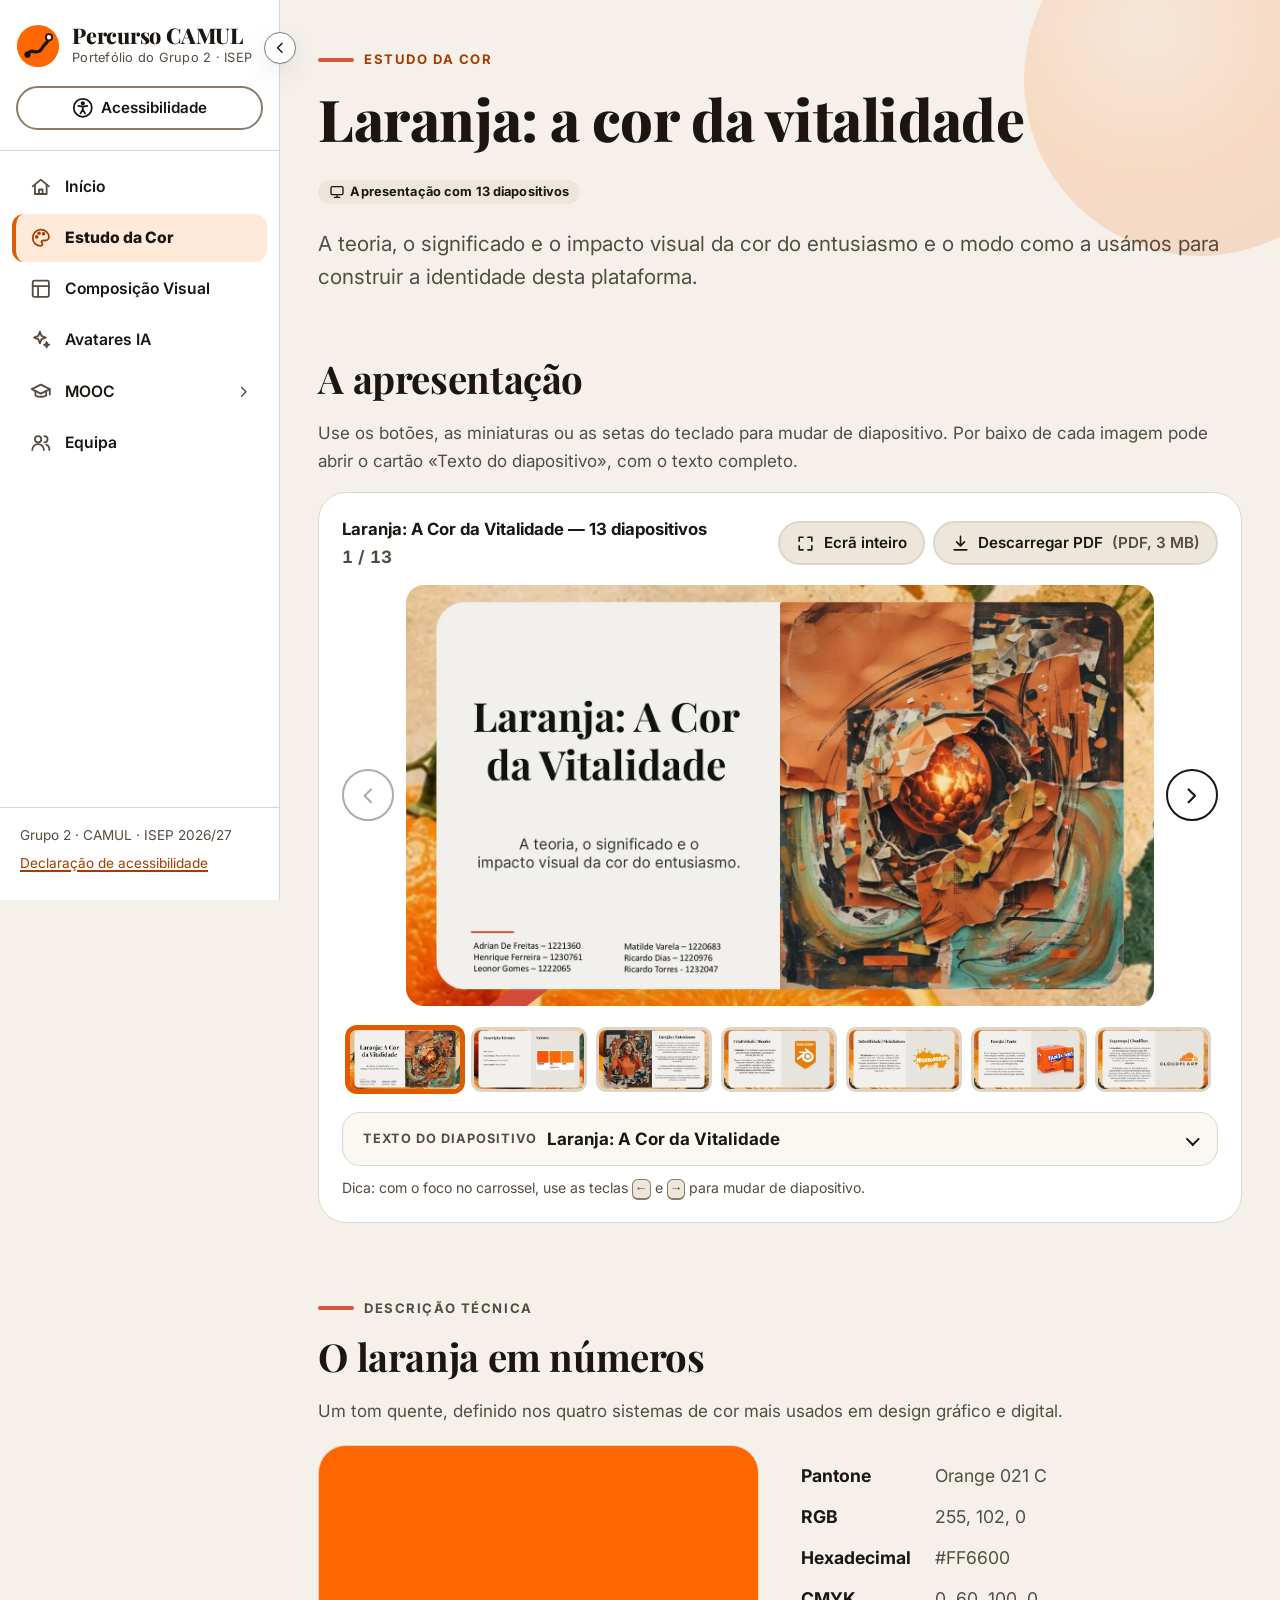
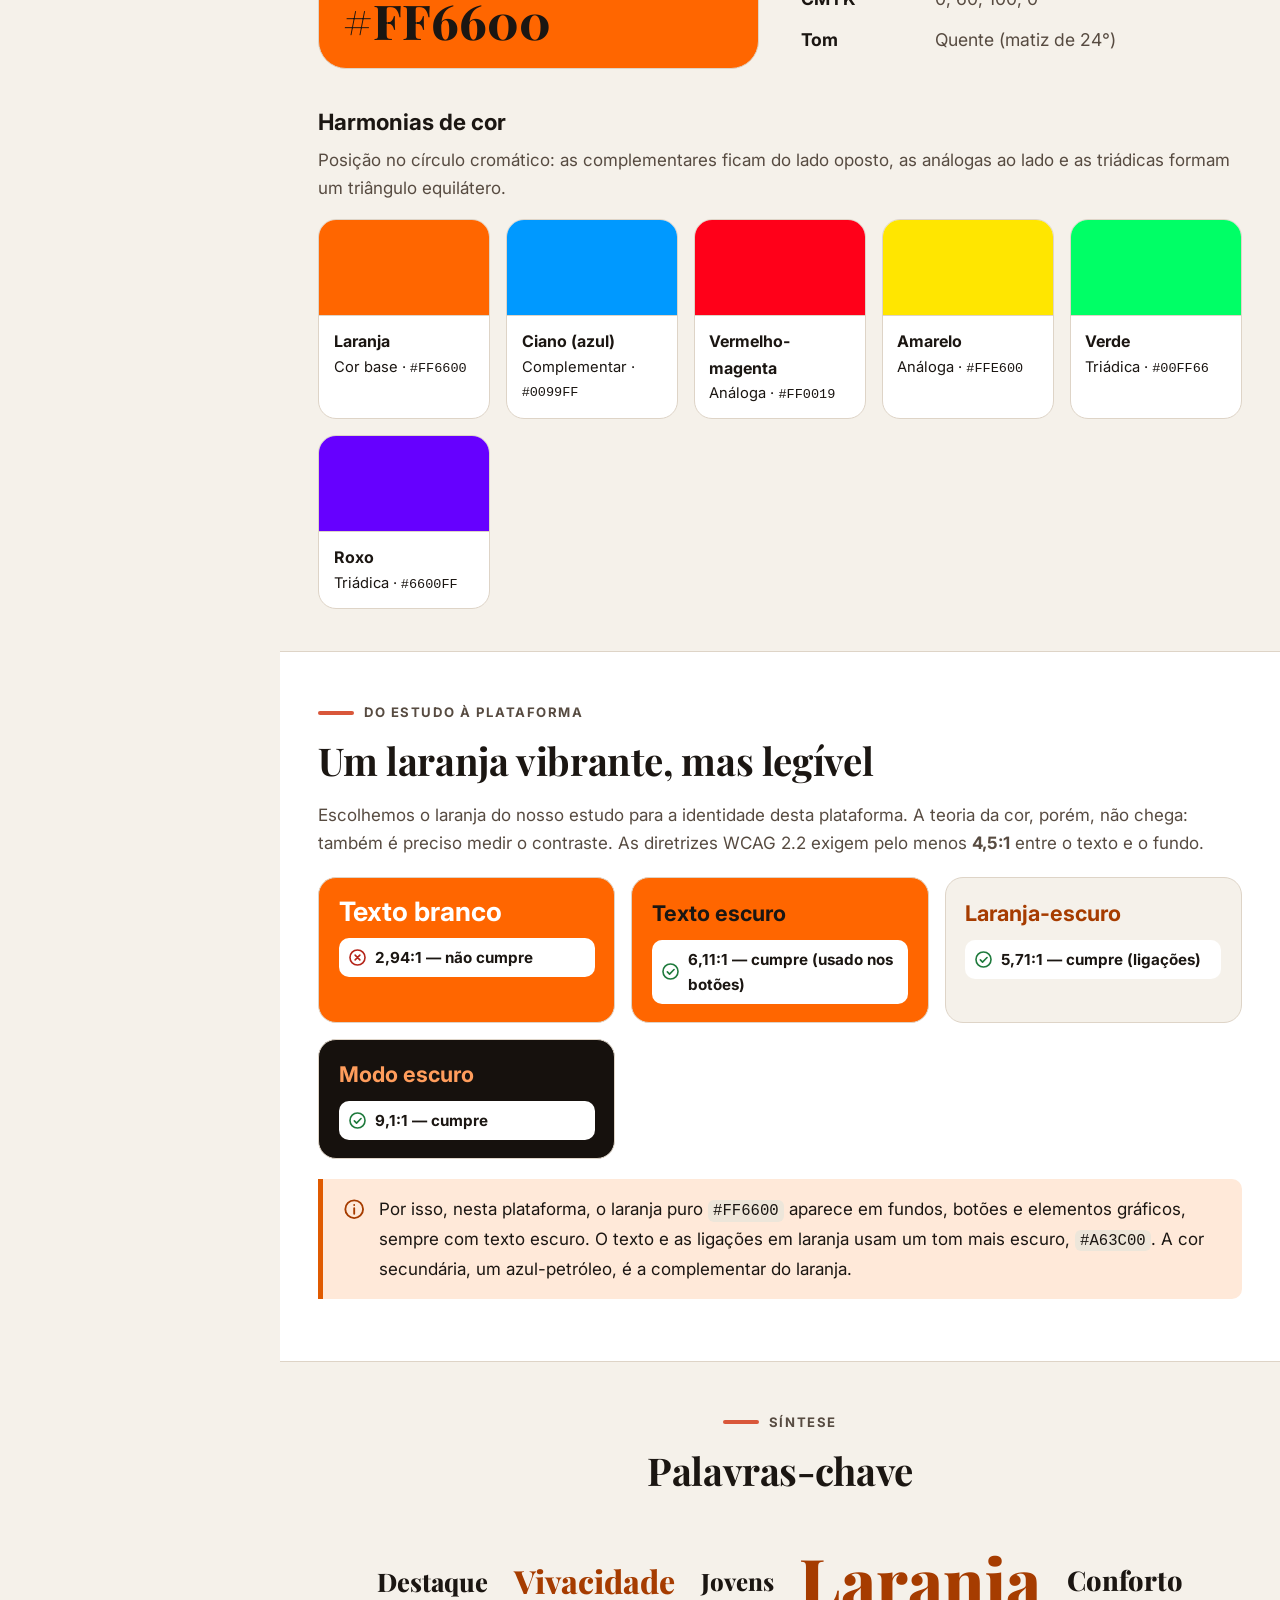
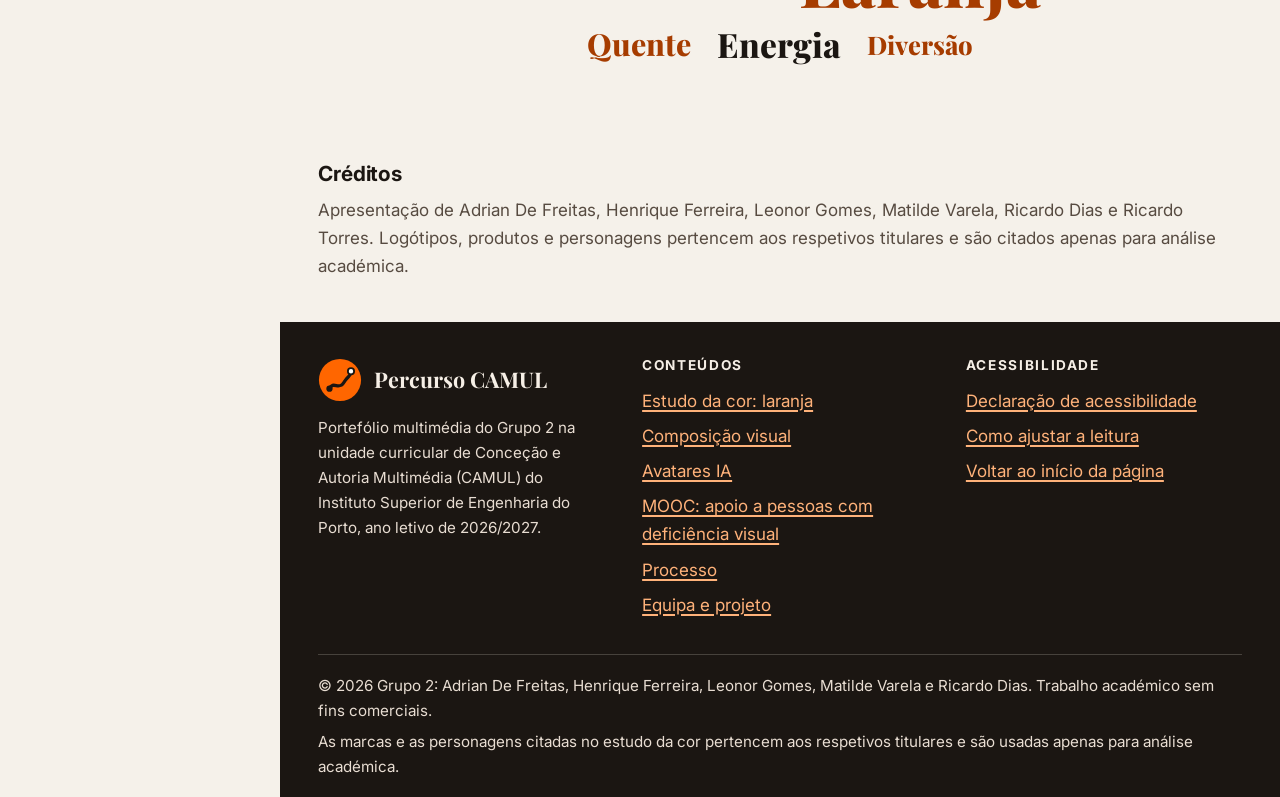
<file: cor.html>
<!doctype html>
<html lang="pt-PT">
<head>
  <meta charset="utf-8">
  <meta name="viewport" content="width=device-width, initial-scale=1">
  <title>Estudo da cor: laranja · Percurso CAMUL</title>
  <meta name="description" content="«Laranja: A Cor da Vitalidade» — a teoria, o significado e o impacto visual do laranja, com a apresentação completa e os valores técnicos.">
  <meta name="theme-color" content="#FF6600">
  <meta property="og:type" content="website">
  <meta property="og:locale" content="pt_PT">
  <meta property="og:site_name" content="Percurso CAMUL">
  <meta property="og:title" content="Estudo da cor: laranja · Percurso CAMUL">
  <meta property="og:description" content="«Laranja: A Cor da Vitalidade» — a teoria, o significado e o impacto visual do laranja, com a apresentação completa e os valores técnicos.">
  <link rel="icon" href="assets/img/favicon.svg" type="image/svg+xml">
  <link rel="preconnect" href="https://fonts.googleapis.com">
  <link rel="preconnect" href="https://fonts.gstatic.com" crossorigin>
  <link rel="stylesheet" href="https://fonts.googleapis.com/css2?family=Atkinson+Hyperlegible:ital,wght@0,400;0,700;1,400&amp;family=Inter:wght@300;400;500;600;700;800;900&amp;family=Playfair+Display:wght@600;700;800&amp;display=swap">
  <link rel="stylesheet" href="css/styles.css">
  <script>
    /* aplica as preferências guardadas antes de a página aparecer (evita «piscar») */
    (function () { var d = document.documentElement; d.classList.add('js'); try { var p = JSON.parse(localStorage.getItem('pc-prefs') || '{}'); for (var k in p) { if (p[k] && !/^(auto|md|padrao|normal)$/.test(p[k])) d.setAttribute('data-' + k, p[k]); } } catch (e) {} })();
  </script>
  <script src="js/site.js" defer></script>
  <script src="data/slides.js" defer></script>
  <script src="js/carousel.js" defer></script>
</head>
<body>
<a class="skip-link" href="#conteudo">Saltar para o conteúdo principal</a>

<!-- Ícones (SVG) usados em todo o site -->
<svg xmlns="http://www.w3.org/2000/svg" style="position:absolute;width:0;height:0;overflow:hidden" aria-hidden="true" focusable="false">
  <symbol id="i-menu" viewBox="0 0 24 24"><path d="M4 6h16M4 12h16M4 18h16"/></symbol>
  <symbol id="i-home" viewBox="0 0 24 24"><path d="M3 11.5 12 4l9 7.5"/><path d="M5.5 10v10h13V10"/><path d="M10 20v-5h4v5"/></symbol>
  <symbol id="i-a11y" viewBox="0 0 24 24"><circle cx="12" cy="12" r="10"/><circle cx="12" cy="7" r="1.4" fill="currentColor"/><path d="M7 9.8l5 1 5-1M12 10.8v3.4M12 14.2l-2.6 4M12 14.2l2.6 4"/></symbol>
  <symbol id="i-x" viewBox="0 0 24 24"><path d="M18 6 6 18M6 6l12 12"/></symbol>
  <symbol id="i-chevron-left" viewBox="0 0 24 24"><path d="m15 18-6-6 6-6"/></symbol>
  <symbol id="i-chevron-right" viewBox="0 0 24 24"><path d="m9 18 6-6-6-6"/></symbol>
  <symbol id="i-check" viewBox="0 0 24 24"><path d="M20 6 9 17l-5-5"/></symbol>
  <symbol id="i-check-circle" viewBox="0 0 24 24"><circle cx="12" cy="12" r="9.5"/><path d="m8 12.5 2.8 2.8L16.5 9.5"/></symbol>
  <symbol id="i-x-circle" viewBox="0 0 24 24"><circle cx="12" cy="12" r="9.5"/><path d="m15 9-6 6M9 9l6 6"/></symbol>
  <symbol id="i-alert" viewBox="0 0 24 24"><path d="M12 3.5 2.5 20h19z"/><path d="M12 10v4.5M12 17.2h.01"/></symbol>
  <symbol id="i-info" viewBox="0 0 24 24"><circle cx="12" cy="12" r="9.5"/><path d="M12 11v6M12 7.5h.01"/></symbol>
  <symbol id="i-download" viewBox="0 0 24 24"><path d="M12 3v12M7 10l5 5 5-5M4 20h16"/></symbol>
  <symbol id="i-external" viewBox="0 0 24 24"><path d="M14 4h6v6M20 4l-9 9M18 14v5a1 1 0 0 1-1 1H5a1 1 0 0 1-1-1V7a1 1 0 0 1 1-1h5"/></symbol>
  <symbol id="i-expand" viewBox="0 0 24 24"><path d="M4 9V4h5M20 9V4h-5M4 15v5h5M20 15v5h-5"/></symbol>
  <symbol id="i-clock" viewBox="0 0 24 24"><circle cx="12" cy="12" r="9.5"/><path d="M12 7v5l3 2"/></symbol>
  <symbol id="i-cc" viewBox="0 0 24 24"><rect x="3" y="5" width="18" height="14" rx="2.5"/><path d="M10.5 10.2a2.2 2.2 0 1 0 0 3.6M17 10.2a2.2 2.2 0 1 0 0 3.6"/></symbol>
  <symbol id="i-text" viewBox="0 0 24 24"><path d="M5 6h14M5 10h14M5 14h10M5 18h8"/></symbol>
  <symbol id="i-list" viewBox="0 0 24 24"><path d="M9 6h11M9 12h11M9 18h11M4.5 6h.01M4.5 12h.01M4.5 18h.01"/></symbol>
  <symbol id="i-list-check" viewBox="0 0 24 24"><path d="m3.5 6 1.5 1.5L8 4.5M3.5 13l1.5 1.5L8 11.5M11 6h9M11 13h9M11 19h9"/></symbol>
  <symbol id="i-circle-dot" viewBox="0 0 24 24"><circle cx="12" cy="12" r="9.5"/><circle cx="12" cy="12" r="3.5" fill="currentColor"/></symbol>
  <symbol id="i-sparkles" viewBox="0 0 24 24"><path d="M11 3l1.8 4.7 4.7 1.8-4.7 1.8L11 16l-1.8-4.7L4.5 9.5l4.7-1.8z"/><path d="M18.5 14.5l.8 2.2 2.2.8-2.2.8-.8 2.2-.8-2.2-2.2-.8 2.2-.8z"/></symbol>
  <symbol id="i-video" viewBox="0 0 24 24"><rect x="2.5" y="6" width="13" height="12" rx="2"/><path d="m15.5 10 6-3.5v11l-6-3.5"/></symbol>
  <symbol id="i-cube" viewBox="0 0 24 24"><path d="M12 2.5 21 7.5v9L12 21.5 3 16.5v-9z"/><path d="M3 7.5l9 5 9-5M12 12.5v9"/></symbol>
  <symbol id="i-quiz" viewBox="0 0 24 24"><circle cx="12" cy="12" r="9.5"/><path d="M9.5 9.2a2.6 2.6 0 0 1 5 1c0 1.8-2.5 2.2-2.5 3.8M12 17h.01"/></symbol>
  <symbol id="i-user" viewBox="0 0 24 24"><circle cx="12" cy="8" r="4"/><path d="M4 21a8 8 0 0 1 16 0"/></symbol>
  <symbol id="i-users" viewBox="0 0 24 24"><circle cx="9" cy="8" r="3.5"/><path d="M2.5 20a6.5 6.5 0 0 1 13 0M16 4.5a3.5 3.5 0 0 1 0 7M18 14a6 6 0 0 1 3.5 6"/></symbol>
  <symbol id="i-file" viewBox="0 0 24 24"><path d="M14 3H7a2 2 0 0 0-2 2v14a2 2 0 0 0 2 2h10a2 2 0 0 0 2-2V8z"/><path d="M14 3v5h5M9 13h6M9 17h6"/></symbol>
  <symbol id="i-slides" viewBox="0 0 24 24"><rect x="3" y="4" width="18" height="12" rx="2"/><path d="M12 16v4M8 20h8"/></symbol>
  <symbol id="i-arrow-right" viewBox="0 0 24 24"><path d="M5 12h14M13 6l6 6-6 6"/></symbol>
  <symbol id="i-arrow-left" viewBox="0 0 24 24"><path d="M19 12H5M11 6l-6 6 6 6"/></symbol>
  <symbol id="i-arrow-up" viewBox="0 0 24 24"><path d="M12 19V5M6 11l6-6 6 6"/></symbol>
  <symbol id="i-rotate" viewBox="0 0 24 24"><path d="M3 12a9 9 0 1 0 3-6.7L3 8"/><path d="M3 3v5h5"/></symbol>
  <symbol id="i-play" viewBox="0 0 24 24"><path d="M7 4.5v15l12-7.5z"/></symbol>
  <symbol id="i-palette" viewBox="0 0 24 24"><path d="M12 3a9 9 0 0 0 0 18c1.2 0 1.8-.8 1.8-1.7 0-1.3-1-1.6-1-2.6 0-.9.7-1.7 1.7-1.7H17a4 4 0 0 0 4-4C21 6.6 17 3 12 3z"/><circle cx="7.5" cy="11" r="1"/><circle cx="10" cy="7" r="1"/><circle cx="15" cy="7.5" r="1"/></symbol>
  <symbol id="i-layout" viewBox="0 0 24 24"><rect x="3" y="3" width="18" height="18" rx="2"/><path d="M3 9h18M9 9v12"/></symbol>
  <symbol id="i-grid" viewBox="0 0 24 24"><rect x="3" y="3" width="18" height="18" rx="2"/><path d="M9 3v18M15 3v18M3 9h18M3 15h18"/></symbol>
  <symbol id="i-columns" viewBox="0 0 24 24"><rect x="3" y="3" width="18" height="18" rx="2"/><path d="M12 3v18"/></symbol>
  <symbol id="i-space" viewBox="0 0 24 24"><circle cx="12" cy="12" r="9.5"/><path d="M12 2.5a4.75 4.75 0 0 1 0 9.5 4.75 4.75 0 0 0 0 9.5"/></symbol>
  <symbol id="i-type" viewBox="0 0 24 24"><path d="M4 7V5h16v2M9 19h6M12 5v14"/></symbol>
  <symbol id="i-scales" viewBox="0 0 24 24"><path d="M12 3v18M7 21h10M5 7h14M5 7l-3 6a3 3 0 0 0 6 0zM19 7l-3 6a3 3 0 0 0 6 0z"/></symbol>
  <symbol id="i-route" viewBox="0 0 24 24"><circle cx="6" cy="19" r="2.5"/><circle cx="18" cy="5" r="2.5"/><path d="M8.5 19H16a3.5 3.5 0 0 0 0-7H8a3.5 3.5 0 0 1 0-7h7.5"/></symbol>
  <symbol id="i-book" viewBox="0 0 24 24"><path d="M2 5h7a3 3 0 0 1 3 3v12a2 2 0 0 0-2-2H2zM22 5h-7a3 3 0 0 0-3 3v12a2 2 0 0 1 2-2h8z"/></symbol>
  <symbol id="i-eye" viewBox="0 0 24 24"><path d="M2 12s3.5-7 10-7 10 7 10 7-3.5 7-10 7S2 12 2 12z"/><circle cx="12" cy="12" r="3"/></symbol>
  <symbol id="i-keyboard" viewBox="0 0 24 24"><rect x="2" y="6" width="20" height="12" rx="2"/><path d="M6 10h.01M10 10h.01M14 10h.01M18 10h.01M7 14h10"/></symbol>
  <symbol id="i-graduation" viewBox="0 0 24 24"><path d="M2 9l10-5 10 5-10 5z"/><path d="M6 11v5c3 2 9 2 12 0v-5M22 9v6"/></symbol>
  <symbol id="i-globe" viewBox="0 0 24 24"><circle cx="12" cy="12" r="9.5"/><path d="M2.5 12h19M12 2.5c2.5 2.8 3.8 6 3.8 9.5s-1.3 6.7-3.8 9.5c-2.5-2.8-3.8-6-3.8-9.5S9.5 5.3 12 2.5z"/></symbol>
  <symbol id="i-heart" viewBox="0 0 24 24"><path d="M12 20s-7.5-4.6-9.3-9.2C1.4 7.4 3.6 4 7 4c2 0 3.3 1.1 5 3 1.7-1.9 3-3 5-3 3.4 0 5.6 3.4 4.3 6.8C19.5 15.4 12 20 12 20z"/></symbol>
  <symbol id="i-calendar" viewBox="0 0 24 24"><rect x="3" y="5" width="18" height="16" rx="2"/><path d="M3 10h18M8 3v4M16 3v4"/></symbol>
  <symbol id="i-flask" viewBox="0 0 24 24"><path d="M9 3h6M10 3v6l-5.5 9.5A1.6 1.6 0 0 0 5.9 21h12.2a1.6 1.6 0 0 0 1.4-2.5L14 9V3"/><path d="M7.5 15h9"/></symbol>
  <symbol id="i-target" viewBox="0 0 24 24"><circle cx="12" cy="12" r="9.5"/><circle cx="12" cy="12" r="5.5"/><circle cx="12" cy="12" r="1.5"/></symbol>
  <symbol id="i-pen" viewBox="0 0 24 24"><path d="M4 20h4L19 9a2.8 2.8 0 0 0-4-4L4 16z"/><path d="M13.5 6.5l4 4"/></symbol>
  <symbol id="i-contrast" viewBox="0 0 24 24"><circle cx="12" cy="12" r="9.5"/><path d="M12 2.5a9.5 9.5 0 0 1 0 19z" fill="currentColor"/></symbol>
  <symbol id="i-align" viewBox="0 0 24 24"><path d="M4 5h16M4 10h10M4 15h16M4 20h10"/></symbol>
  <symbol id="i-wave" viewBox="0 0 24 24"><path d="M2 12c2.5-5 5-5 7.5 0s5 5 7.5 0 3.5-3.5 5-2"/></symbol>
  <symbol id="i-dots" viewBox="0 0 24 24"><circle cx="6" cy="6" r="1.4"/><circle cx="12" cy="6" r="1.4"/><circle cx="18" cy="6" r="1.4"/><circle cx="6" cy="12" r="1.4"/><circle cx="12" cy="12" r="1.4"/><circle cx="18" cy="12" r="1.4"/><circle cx="6" cy="18" r="1.4"/><circle cx="12" cy="18" r="1.4"/><circle cx="18" cy="18" r="1.4"/></symbol>
  <symbol id="i-puzzle" viewBox="0 0 24 24"><path d="M10 3.5a2 2 0 1 1 4 0V5h4a1 1 0 0 1 1 1v4h-1.5a2 2 0 1 0 0 4H19v4a1 1 0 0 1-1 1h-4v-1.5a2 2 0 1 0-4 0V19H6a1 1 0 0 1-1-1v-4h1.5a2 2 0 1 0 0-4H5V6a1 1 0 0 1 1-1h4z"/></symbol>
  <symbol id="i-maximize" viewBox="0 0 24 24"><path d="M15 3h6v6M9 21H3v-6M21 3l-7 7M3 21l7-7"/></symbol>
</svg>

<div class="app">
<header class="site-header" id="topo" tabindex="-1">
  <div class="sidebar-top">
    <button type="button" class="sidebar-toggle" id="btn-sidebar" hidden><svg class="icon" aria-hidden="true" focusable="false"><use href="#i-chevron-left"></use></svg><span class="visually-hidden" data-sidebar-label>Recolher o menu lateral</span></button>
    <a class="brand" href="index.html">
      <svg class="brand-mark" viewBox="0 0 48 48" aria-hidden="true" focusable="false"><circle cx="24" cy="24" r="23" fill="#FF6600"/><path d="M12.5 33.5c4-9 10.5 2 15.5-6.5s7.5-6 8-12.5" fill="none" stroke="#1B1612" stroke-width="3.6" stroke-linecap="round"/><circle cx="12.5" cy="33.5" r="3.4" fill="#1B1612"/><circle cx="36" cy="14.5" r="3.4" fill="#FFFFFF" stroke="#1B1612" stroke-width="2"/></svg>
      <span><span class="brand-name">Percurso CAMUL</span><span class="brand-sub">Portefólio do Grupo 2 · ISEP</span></span>
    </a>
    <div class="tools">
      <button type="button" class="tool-btn" id="btn-acessibilidade" aria-expanded="false" aria-controls="painel-acessibilidade" hidden>
        <svg class="icon" aria-hidden="true" focusable="false"><use href="#i-a11y"></use></svg><span class="tool-label">Acessibilidade</span>
      </button>
      <div id="painel-acessibilidade" class="a11y-panel" role="region" aria-labelledby="painel-acessibilidade-titulo" hidden>
        <h2 id="painel-acessibilidade-titulo">Preferências de leitura</h2>
        <p>Ajuste a página às suas necessidades. As escolhas ficam guardadas neste navegador.</p>
        <fieldset>
          <legend>Tamanho do texto</legend>
          <div class="seg">
            <label><input type="radio" name="text" value="md"><span>100%</span></label>
            <label><input type="radio" name="text" value="lg"><span>112%</span></label>
            <label><input type="radio" name="text" value="xl"><span>125%</span></label>
            <label><input type="radio" name="text" value="xxl"><span>150%</span></label>
          </div>
        </fieldset>
        <fieldset>
          <legend>Cores</legend>
          <div class="seg">
            <label><input type="radio" name="theme" value="auto"><span>Automático</span></label>
            <label><input type="radio" name="theme" value="light"><span>Claro</span></label>
            <label><input type="radio" name="theme" value="dark"><span>Escuro</span></label>
            <label><input type="radio" name="theme" value="contrast"><span>Alto contraste</span></label>
          </div>
        </fieldset>
        <fieldset>
          <legend>Leitura e movimento</legend>
          <label class="check-row"><input type="checkbox" name="font" value="legivel"><span><strong>Letra de leitura fácil</strong><small>Atkinson Hyperlegible, desenhada para pessoas com baixa visão</small></span></label>
          <label class="check-row"><input type="checkbox" name="spacing" value="amplo"><span><strong>Mais espaço entre letras e linhas</strong><small>Ajuda na leitura com baixa visão ou dislexia</small></span></label>
          <label class="check-row"><input type="checkbox" name="links" value="sublinhado"><span><strong>Destacar todas as ligações</strong><small>Sublinhado e negrito em todas as ligações</small></span></label>
          <label class="check-row"><input type="checkbox" name="motion" value="reduzido"><span><strong>Reduzir animações</strong><small>Desliga transições e movimentos</small></span></label>
        </fieldset>
        <p class="visually-hidden" role="status" data-a11y-status></p>
        <div class="panel-actions">
          <button type="button" class="btn btn-quiet btn-sm" data-a11y-reset>Repor predefinições</button>
          <button type="button" class="btn btn-secondary btn-sm" data-a11y-close>Fechar</button>
        </div>
        <p style="font-size:.88rem;margin:.75rem 0 0"><a href="acessibilidade.html">Declaração de acessibilidade</a></p>
      </div>
      <button type="button" class="tool-btn nav-toggle" id="btn-menu" aria-expanded="false" aria-controls="menu-principal">
        <svg class="icon" aria-hidden="true" focusable="false"><use href="#i-menu"></use></svg><span class="tool-label">Menu</span>
      </button>
    </div>
  </div>
  <div class="sidebar-scroll">
  <nav class="site-nav" id="menu-principal" aria-label="Principal">
    <ul>
      <li><a href="index.html"><svg class="icon" aria-hidden="true" focusable="false"><use href="#i-home"></use></svg><span>Início</span></a></li>
      <li><a href="cor.html" aria-current="page"><svg class="icon" aria-hidden="true" focusable="false"><use href="#i-palette"></use></svg><span>Estudo da Cor</span></a></li>
      <li><a href="composicao.html"><svg class="icon" aria-hidden="true" focusable="false"><use href="#i-layout"></use></svg><span>Composição Visual</span></a></li>
      <li><a href="avatares.html"><svg class="icon" aria-hidden="true" focusable="false"><use href="#i-sparkles"></use></svg><span>Avatares IA</span></a></li>
      <li class="nav-group">
        <details>
          <summary><svg class="icon" aria-hidden="true" focusable="false"><use href="#i-graduation"></use></svg><span>MOOC</span><svg class="icon nav-chevron" aria-hidden="true" focusable="false"><use href="#i-chevron-right"></use></svg></summary>
          <ul class="subnav">
            <li><a href="mooc.html"><span class="subnav-num"><svg class="icon" aria-hidden="true" focusable="false"><use href="#i-book"></use></svg></span><span>Visão geral do curso</span></a></li>
            <li><a href="licao-1.html"><span class="subnav-num" aria-hidden="true">1</span><span><span class="visually-hidden">Lição 1: </span>Primeiro contacto</span></a></li>
            <li><a href="licao-2.html"><span class="subnav-num" aria-hidden="true">2</span><span><span class="visually-hidden">Lição 2: </span>Receção e registo</span></a></li>
            <li><a href="licao-3.html"><span class="subnav-num" aria-hidden="true">3</span><span><span class="visually-hidden">Lição 3: </span>Orientação e acompanhamento</span></a></li>
            <li><a href="licao-4.html"><span class="subnav-num" aria-hidden="true">4</span><span><span class="visually-hidden">Lição 4: </span>Acesso a apoios essenciais</span></a></li>
            <li><a href="licao-5.html"><span class="subnav-num" aria-hidden="true">5</span><span><span class="visually-hidden">Lição 5: </span>Segurança e emergências</span></a></li>
            <li><a href="processo.html"><span class="subnav-num"><svg class="icon" aria-hidden="true" focusable="false"><use href="#i-route"></use></svg></span><span>Como criámos o MOOC</span></a></li>
          </ul>
        </details>
      </li>
      <li><a href="equipa.html"><svg class="icon" aria-hidden="true" focusable="false"><use href="#i-users"></use></svg><span>Equipa</span></a></li>
    </ul>
  </nav>
  <div class="sidebar-foot">
    <p>Grupo 2 · CAMUL · ISEP 2026/27</p>
    <p><a href="acessibilidade.html">Declaração de acessibilidade</a></p>
  </div>
  </div>
</header>

<div class="page">
<main id="conteudo" tabindex="-1">
<div class="page-hero">
  <div class="container">
    <p class="eyebrow">Estudo da cor</p>
    <h1>Laranja: a cor da vitalidade</h1>
    <p class="card-meta">
      <span class="badge"><svg class="icon" aria-hidden="true" focusable="false"><use href="#i-slides"></use></svg>Apresentação com 13 diapositivos</span>
    </p>
    <p class="lead">A teoria, o significado e o impacto visual da cor do entusiasmo e o modo como a usámos para construir a identidade desta plataforma.</p>
  </div>
</div>

<section class="section-tight" aria-labelledby="apresentacao">
  <div class="container">
    <h2 id="apresentacao">A apresentação</h2>
    <p class="muted">Use os botões, as miniaturas ou as setas do teclado para mudar de diapositivo. Por baixo de cada imagem pode abrir o cartão «Texto do diapositivo», com o texto completo.</p>
    <div data-carousel="laranja">
      <p>A apresentação precisa de JavaScript para funcionar como carrossel. <a href="assets/docs/laranja-a-cor-da-vitalidade.pdf">Descarregue o PDF da apresentação</a>.</p>
    </div>
  </div>
</section>

<section class="section" aria-labelledby="valores">
  <div class="container">
    <div class="section-head">
      <p class="eyebrow">Descrição técnica</p>
      <h2 id="valores">O laranja em números</h2>
      <p>Um tom quente, definido nos quatro sistemas de cor mais usados em design gráfico e digital.</p>
    </div>
    <div class="split">
      <div style="border-radius:var(--radius-l);background:#FF6600;min-height:14rem;display:flex;align-items:flex-end;padding:1.5rem;border:1px solid var(--line)">
        <p style="margin:0;color:#1B1612;font-family:var(--font-head);font-weight:800;font-size:clamp(2rem,1.5rem + 2vw,3rem);line-height:1">#FF6600</p>
      </div>
      <dl class="meta" style="font-size:1.1rem;gap:.75rem 1.5rem">
        <dt>Pantone</dt><dd>Orange 021 C</dd>
        <dt>RGB</dt><dd>255, 102, 0</dd>
        <dt>Hexadecimal</dt><dd>#FF6600</dd>
        <dt>CMYK</dt><dd>0, 60, 100, 0</dd>
        <dt>Tom</dt><dd>Quente (matiz de 24°)</dd>
      </dl>
    </div>

    <h3 style="margin-top:2.5rem">Harmonias de cor</h3>
    <p class="muted">Posição no círculo cromático: as complementares ficam do lado oposto, as análogas ao lado e as triádicas formam um triângulo equilátero.</p>
    <ul class="swatches">
      <li><div class="swatch-chip" style="background:#FF6600"></div><div class="swatch-info"><strong>Laranja</strong>Cor base · <code>#FF6600</code></div></li>
      <li><div class="swatch-chip" style="background:#0099FF"></div><div class="swatch-info"><strong>Ciano (azul)</strong>Complementar · <code>#0099FF</code></div></li>
      <li><div class="swatch-chip" style="background:#FF0019"></div><div class="swatch-info"><strong>Vermelho-magenta</strong>Análoga · <code>#FF0019</code></div></li>
      <li><div class="swatch-chip" style="background:#FFE600"></div><div class="swatch-info"><strong>Amarelo</strong>Análoga · <code>#FFE600</code></div></li>
      <li><div class="swatch-chip" style="background:#00FF66"></div><div class="swatch-info"><strong>Verde</strong>Triádica · <code>#00FF66</code></div></li>
      <li><div class="swatch-chip" style="background:#6600FF"></div><div class="swatch-info"><strong>Roxo</strong>Triádica · <code>#6600FF</code></div></li>
    </ul>
  </div>
</section>

<section class="section section-alt" aria-labelledby="contraste">
  <div class="container">
    <div class="section-head">
      <p class="eyebrow">Do estudo à plataforma</p>
      <h2 id="contraste">Um laranja vibrante, mas legível</h2>
      <p>Escolhemos o laranja do nosso estudo para a identidade desta plataforma. A teoria da cor, porém, não chega: também é preciso medir o contraste. As diretrizes WCAG 2.2 exigem pelo menos <strong>4,5:1</strong> entre o texto e o fundo.</p>
    </div>
    <div class="contrast-demo">
      <div class="contrast-sample" style="background:#FF6600">
        <svg class="sample-text" role="img" aria-label="Exemplo: texto branco sobre laranja #FF6600" viewBox="0 0 220 34" style="display:block;height:2.1rem;width:auto;max-width:100%;margin:0 0 .5rem"><text x="0" y="25" fill="#FFFFFF" font-family="Inter, system-ui, sans-serif" font-size="27" font-weight="700">Texto branco</text></svg>
        <p class="sample-ratio"><svg class="icon verdict-err" aria-hidden="true" focusable="false"><use href="#i-x-circle"></use></svg>2,94:1 — não cumpre</p>
      </div>
      <div class="contrast-sample" style="background:#FF6600">
        <p class="sample-text" style="color:#1B1612">Texto escuro</p>
        <p class="sample-ratio"><svg class="icon verdict-ok" aria-hidden="true" focusable="false"><use href="#i-check-circle"></use></svg>6,11:1 — cumpre (usado nos botões)</p>
      </div>
      <div class="contrast-sample" style="background:#F5F1EA">
        <p class="sample-text" style="color:#A63C00">Laranja-escuro</p>
        <p class="sample-ratio"><svg class="icon verdict-ok" aria-hidden="true" focusable="false"><use href="#i-check-circle"></use></svg>5,71:1 — cumpre (ligações)</p>
      </div>
      <div class="contrast-sample" style="background:#16110D">
        <p class="sample-text" style="color:#FF9D5C">Modo escuro</p>
        <p class="sample-ratio"><svg class="icon verdict-ok" aria-hidden="true" focusable="false"><use href="#i-check-circle"></use></svg>9,1:1 — cumpre</p>
      </div>
    </div>
    <div class="callout callout-brand"><svg class="icon" aria-hidden="true" focusable="false"><use href="#i-info"></use></svg>
      <p>Por isso, nesta plataforma, o laranja puro <code>#FF6600</code> aparece em fundos, botões e elementos gráficos, sempre com texto escuro. O texto e as ligações em laranja usam um tom mais escuro, <code>#A63C00</code>. A cor secundária, um azul-petróleo, é a complementar do laranja.</p>
    </div>
  </div>
</section>

<section class="section" aria-labelledby="palavras">
  <div class="container">
    <div class="section-head center" style="margin-inline:auto">
      <p class="eyebrow">Síntese</p>
      <h2 id="palavras">Palavras-chave</h2>
    </div>
    <ul class="wordcloud" aria-label="Palavras-chave associadas ao laranja">
      <li style="font-size:1.6rem;color:var(--ink)">Destaque</li>
      <li style="font-size:2rem;color:var(--link)">Vivacidade</li>
      <li style="font-size:1.5rem;color:var(--ink)">Jovens</li>
      <li style="font-size:clamp(2.6rem,2rem + 3vw,4.2rem);color:var(--link)">Laranja</li>
      <li style="font-size:1.7rem;color:var(--ink)">Conforto</li>
      <li style="font-size:1.9rem;color:var(--link)">Quente</li>
      <li style="font-size:2.1rem;color:var(--ink)">Energia</li>
      <li style="font-size:1.6rem;color:var(--link)">Diversão</li>
    </ul>
  </div>
</section>

<section class="section-tight" aria-labelledby="creditos-cor">
  <div class="container">
    <h2 id="creditos-cor" style="font-size:1.3rem;font-family:var(--font-body)">Créditos</h2>
    <p class="muted">Apresentação de Adrian De Freitas, Henrique Ferreira, Leonor Gomes, Matilde Varela, Ricardo Dias e Ricardo Torres. Logótipos, produtos e personagens pertencem aos respetivos titulares e são citados apenas para análise académica.</p>
  </div>
</section>

</main>

<footer class="site-footer">
  <div class="container">
    <div class="footer-grid">
      <div>
        <div class="footer-brand"><svg class="brand-mark" viewBox="0 0 48 48" aria-hidden="true" focusable="false"><circle cx="24" cy="24" r="23" fill="#FF6600"/><path d="M12.5 33.5c4-9 10.5 2 15.5-6.5s7.5-6 8-12.5" fill="none" stroke="#1B1612" stroke-width="3.6" stroke-linecap="round"/><circle cx="12.5" cy="33.5" r="3.4" fill="#1B1612"/><circle cx="36" cy="14.5" r="3.4" fill="#FFFFFF" stroke="#1B1612" stroke-width="2"/></svg><strong>Percurso CAMUL</strong></div>
        <p>Portefólio multimédia do Grupo 2 na unidade curricular de Conceção e Autoria Multimédia (CAMUL) do Instituto Superior de Engenharia do Porto, ano letivo de 2026/2027.</p>
      </div>
      <nav aria-label="Rodapé">
        <h2>Conteúdos</h2>
        <ul>
          <li><a href="cor.html">Estudo da cor: laranja</a></li>
          <li><a href="composicao.html">Composição visual</a></li>
          <li><a href="avatares.html">Avatares IA</a></li>
          <li><a href="mooc.html">MOOC: apoio a pessoas com deficiência visual</a></li>
          <li><a href="processo.html">Processo</a></li>
          <li><a href="equipa.html">Equipa e projeto</a></li>
        </ul>
      </nav>
      <div>
        <h2>Acessibilidade</h2>
        <ul>
          <li><a href="acessibilidade.html">Declaração de acessibilidade</a></li>
          <li><a href="acessibilidade.html#como-usar">Como ajustar a leitura</a></li>
          <li><a href="#conteudo">Voltar ao início da página</a></li>
        </ul>
      </div>
    </div>
    <div class="footer-bottom">
      <p>© 2026 Grupo 2: Adrian De Freitas, Henrique Ferreira, Leonor Gomes, Matilde Varela e Ricardo Dias. Trabalho académico sem fins comerciais.</p>
      <p>As marcas e as personagens citadas no estudo da cor pertencem aos respetivos titulares e são usadas apenas para análise académica.</p>
    </div>
  </div>
</footer>
</div>
</div>
</body>
</html>
</file>
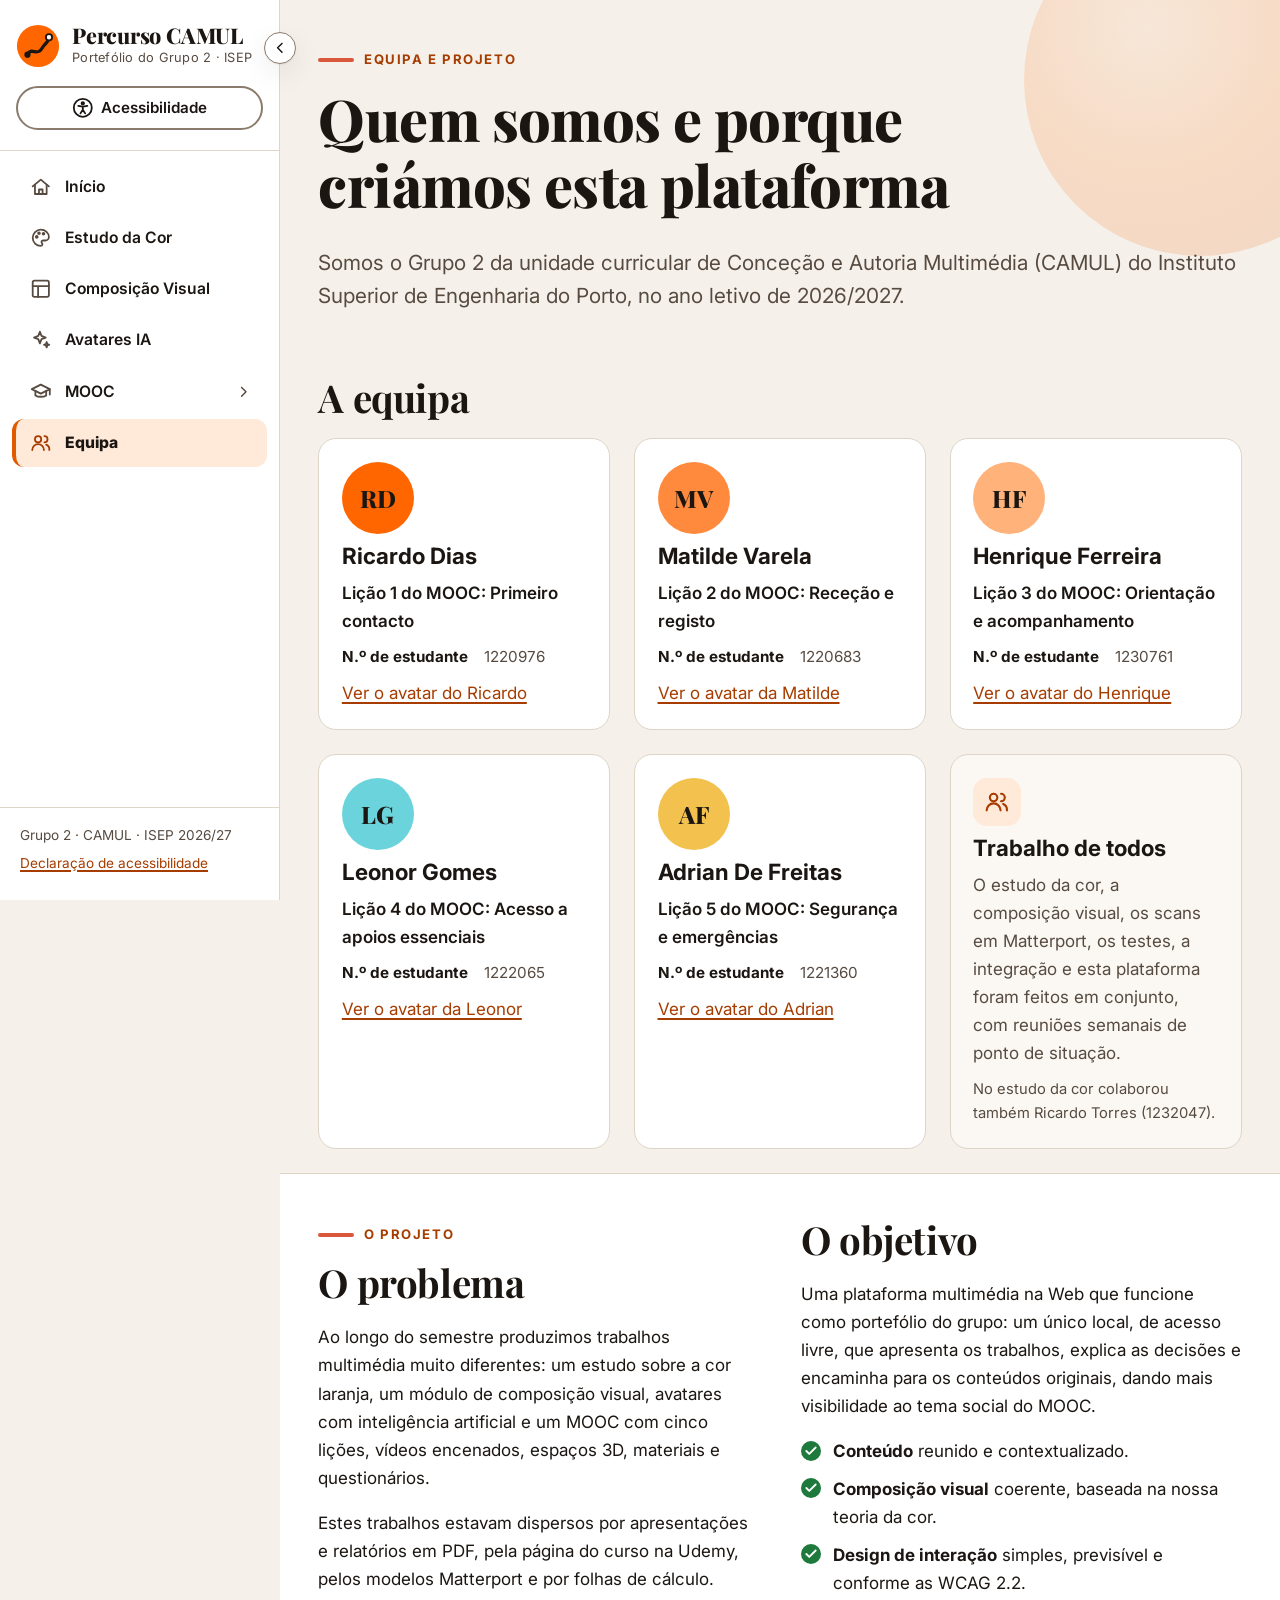
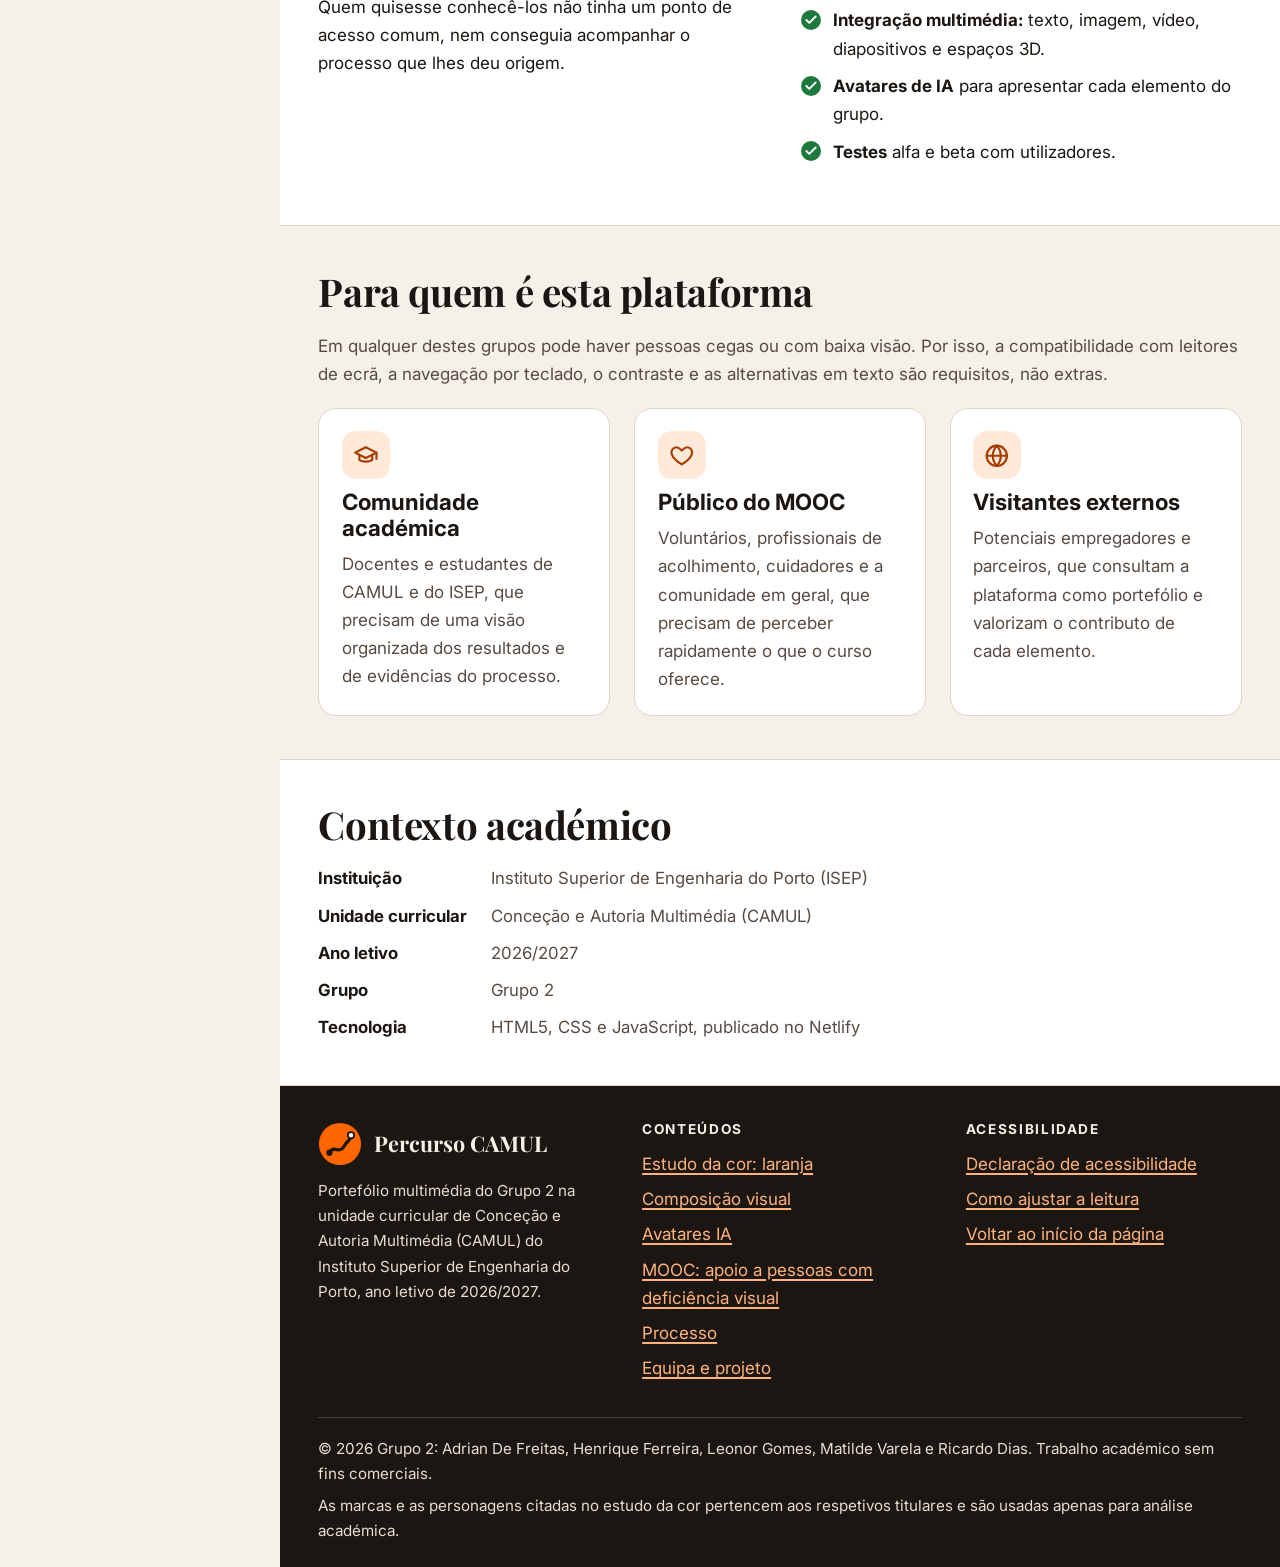
<file: equipa.html>
<!doctype html>
<html lang="pt-PT">
<head>
  <meta charset="utf-8">
  <meta name="viewport" content="width=device-width, initial-scale=1">
  <title>Equipa e projeto · Percurso CAMUL</title>
  <meta name="description" content="Quem somos e porque criámos o Percurso CAMUL: os cinco elementos do Grupo 2, o papel de cada um e os objetivos da plataforma.">
  <meta name="theme-color" content="#FF6600">
  <meta property="og:type" content="website">
  <meta property="og:locale" content="pt_PT">
  <meta property="og:site_name" content="Percurso CAMUL">
  <meta property="og:title" content="Equipa e projeto · Percurso CAMUL">
  <meta property="og:description" content="Quem somos e porque criámos o Percurso CAMUL: os cinco elementos do Grupo 2, o papel de cada um e os objetivos da plataforma.">
  <link rel="icon" href="assets/img/favicon.svg" type="image/svg+xml">
  <link rel="preconnect" href="https://fonts.googleapis.com">
  <link rel="preconnect" href="https://fonts.gstatic.com" crossorigin>
  <link rel="stylesheet" href="https://fonts.googleapis.com/css2?family=Atkinson+Hyperlegible:ital,wght@0,400;0,700;1,400&amp;family=Inter:wght@300;400;500;600;700;800;900&amp;family=Playfair+Display:wght@600;700;800&amp;display=swap">
  <link rel="stylesheet" href="css/styles.css">
  <script>
    /* aplica as preferências guardadas antes de a página aparecer (evita «piscar») */
    (function () { var d = document.documentElement; d.classList.add('js'); try { var p = JSON.parse(localStorage.getItem('pc-prefs') || '{}'); for (var k in p) { if (p[k] && !/^(auto|md|padrao|normal)$/.test(p[k])) d.setAttribute('data-' + k, p[k]); } } catch (e) {} })();
  </script>
  <script src="js/site.js" defer></script>

</head>
<body>
<a class="skip-link" href="#conteudo">Saltar para o conteúdo principal</a>

<!-- Ícones (SVG) usados em todo o site -->
<svg xmlns="http://www.w3.org/2000/svg" style="position:absolute;width:0;height:0;overflow:hidden" aria-hidden="true" focusable="false">
  <symbol id="i-menu" viewBox="0 0 24 24"><path d="M4 6h16M4 12h16M4 18h16"/></symbol>
  <symbol id="i-home" viewBox="0 0 24 24"><path d="M3 11.5 12 4l9 7.5"/><path d="M5.5 10v10h13V10"/><path d="M10 20v-5h4v5"/></symbol>
  <symbol id="i-a11y" viewBox="0 0 24 24"><circle cx="12" cy="12" r="10"/><circle cx="12" cy="7" r="1.4" fill="currentColor"/><path d="M7 9.8l5 1 5-1M12 10.8v3.4M12 14.2l-2.6 4M12 14.2l2.6 4"/></symbol>
  <symbol id="i-x" viewBox="0 0 24 24"><path d="M18 6 6 18M6 6l12 12"/></symbol>
  <symbol id="i-chevron-left" viewBox="0 0 24 24"><path d="m15 18-6-6 6-6"/></symbol>
  <symbol id="i-chevron-right" viewBox="0 0 24 24"><path d="m9 18 6-6-6-6"/></symbol>
  <symbol id="i-check" viewBox="0 0 24 24"><path d="M20 6 9 17l-5-5"/></symbol>
  <symbol id="i-check-circle" viewBox="0 0 24 24"><circle cx="12" cy="12" r="9.5"/><path d="m8 12.5 2.8 2.8L16.5 9.5"/></symbol>
  <symbol id="i-x-circle" viewBox="0 0 24 24"><circle cx="12" cy="12" r="9.5"/><path d="m15 9-6 6M9 9l6 6"/></symbol>
  <symbol id="i-alert" viewBox="0 0 24 24"><path d="M12 3.5 2.5 20h19z"/><path d="M12 10v4.5M12 17.2h.01"/></symbol>
  <symbol id="i-info" viewBox="0 0 24 24"><circle cx="12" cy="12" r="9.5"/><path d="M12 11v6M12 7.5h.01"/></symbol>
  <symbol id="i-download" viewBox="0 0 24 24"><path d="M12 3v12M7 10l5 5 5-5M4 20h16"/></symbol>
  <symbol id="i-external" viewBox="0 0 24 24"><path d="M14 4h6v6M20 4l-9 9M18 14v5a1 1 0 0 1-1 1H5a1 1 0 0 1-1-1V7a1 1 0 0 1 1-1h5"/></symbol>
  <symbol id="i-expand" viewBox="0 0 24 24"><path d="M4 9V4h5M20 9V4h-5M4 15v5h5M20 15v5h-5"/></symbol>
  <symbol id="i-clock" viewBox="0 0 24 24"><circle cx="12" cy="12" r="9.5"/><path d="M12 7v5l3 2"/></symbol>
  <symbol id="i-cc" viewBox="0 0 24 24"><rect x="3" y="5" width="18" height="14" rx="2.5"/><path d="M10.5 10.2a2.2 2.2 0 1 0 0 3.6M17 10.2a2.2 2.2 0 1 0 0 3.6"/></symbol>
  <symbol id="i-text" viewBox="0 0 24 24"><path d="M5 6h14M5 10h14M5 14h10M5 18h8"/></symbol>
  <symbol id="i-list" viewBox="0 0 24 24"><path d="M9 6h11M9 12h11M9 18h11M4.5 6h.01M4.5 12h.01M4.5 18h.01"/></symbol>
  <symbol id="i-list-check" viewBox="0 0 24 24"><path d="m3.5 6 1.5 1.5L8 4.5M3.5 13l1.5 1.5L8 11.5M11 6h9M11 13h9M11 19h9"/></symbol>
  <symbol id="i-circle-dot" viewBox="0 0 24 24"><circle cx="12" cy="12" r="9.5"/><circle cx="12" cy="12" r="3.5" fill="currentColor"/></symbol>
  <symbol id="i-sparkles" viewBox="0 0 24 24"><path d="M11 3l1.8 4.7 4.7 1.8-4.7 1.8L11 16l-1.8-4.7L4.5 9.5l4.7-1.8z"/><path d="M18.5 14.5l.8 2.2 2.2.8-2.2.8-.8 2.2-.8-2.2-2.2-.8 2.2-.8z"/></symbol>
  <symbol id="i-video" viewBox="0 0 24 24"><rect x="2.5" y="6" width="13" height="12" rx="2"/><path d="m15.5 10 6-3.5v11l-6-3.5"/></symbol>
  <symbol id="i-cube" viewBox="0 0 24 24"><path d="M12 2.5 21 7.5v9L12 21.5 3 16.5v-9z"/><path d="M3 7.5l9 5 9-5M12 12.5v9"/></symbol>
  <symbol id="i-quiz" viewBox="0 0 24 24"><circle cx="12" cy="12" r="9.5"/><path d="M9.5 9.2a2.6 2.6 0 0 1 5 1c0 1.8-2.5 2.2-2.5 3.8M12 17h.01"/></symbol>
  <symbol id="i-user" viewBox="0 0 24 24"><circle cx="12" cy="8" r="4"/><path d="M4 21a8 8 0 0 1 16 0"/></symbol>
  <symbol id="i-users" viewBox="0 0 24 24"><circle cx="9" cy="8" r="3.5"/><path d="M2.5 20a6.5 6.5 0 0 1 13 0M16 4.5a3.5 3.5 0 0 1 0 7M18 14a6 6 0 0 1 3.5 6"/></symbol>
  <symbol id="i-file" viewBox="0 0 24 24"><path d="M14 3H7a2 2 0 0 0-2 2v14a2 2 0 0 0 2 2h10a2 2 0 0 0 2-2V8z"/><path d="M14 3v5h5M9 13h6M9 17h6"/></symbol>
  <symbol id="i-slides" viewBox="0 0 24 24"><rect x="3" y="4" width="18" height="12" rx="2"/><path d="M12 16v4M8 20h8"/></symbol>
  <symbol id="i-arrow-right" viewBox="0 0 24 24"><path d="M5 12h14M13 6l6 6-6 6"/></symbol>
  <symbol id="i-arrow-left" viewBox="0 0 24 24"><path d="M19 12H5M11 6l-6 6 6 6"/></symbol>
  <symbol id="i-arrow-up" viewBox="0 0 24 24"><path d="M12 19V5M6 11l6-6 6 6"/></symbol>
  <symbol id="i-rotate" viewBox="0 0 24 24"><path d="M3 12a9 9 0 1 0 3-6.7L3 8"/><path d="M3 3v5h5"/></symbol>
  <symbol id="i-play" viewBox="0 0 24 24"><path d="M7 4.5v15l12-7.5z"/></symbol>
  <symbol id="i-palette" viewBox="0 0 24 24"><path d="M12 3a9 9 0 0 0 0 18c1.2 0 1.8-.8 1.8-1.7 0-1.3-1-1.6-1-2.6 0-.9.7-1.7 1.7-1.7H17a4 4 0 0 0 4-4C21 6.6 17 3 12 3z"/><circle cx="7.5" cy="11" r="1"/><circle cx="10" cy="7" r="1"/><circle cx="15" cy="7.5" r="1"/></symbol>
  <symbol id="i-layout" viewBox="0 0 24 24"><rect x="3" y="3" width="18" height="18" rx="2"/><path d="M3 9h18M9 9v12"/></symbol>
  <symbol id="i-grid" viewBox="0 0 24 24"><rect x="3" y="3" width="18" height="18" rx="2"/><path d="M9 3v18M15 3v18M3 9h18M3 15h18"/></symbol>
  <symbol id="i-columns" viewBox="0 0 24 24"><rect x="3" y="3" width="18" height="18" rx="2"/><path d="M12 3v18"/></symbol>
  <symbol id="i-space" viewBox="0 0 24 24"><circle cx="12" cy="12" r="9.5"/><path d="M12 2.5a4.75 4.75 0 0 1 0 9.5 4.75 4.75 0 0 0 0 9.5"/></symbol>
  <symbol id="i-type" viewBox="0 0 24 24"><path d="M4 7V5h16v2M9 19h6M12 5v14"/></symbol>
  <symbol id="i-scales" viewBox="0 0 24 24"><path d="M12 3v18M7 21h10M5 7h14M5 7l-3 6a3 3 0 0 0 6 0zM19 7l-3 6a3 3 0 0 0 6 0z"/></symbol>
  <symbol id="i-route" viewBox="0 0 24 24"><circle cx="6" cy="19" r="2.5"/><circle cx="18" cy="5" r="2.5"/><path d="M8.5 19H16a3.5 3.5 0 0 0 0-7H8a3.5 3.5 0 0 1 0-7h7.5"/></symbol>
  <symbol id="i-book" viewBox="0 0 24 24"><path d="M2 5h7a3 3 0 0 1 3 3v12a2 2 0 0 0-2-2H2zM22 5h-7a3 3 0 0 0-3 3v12a2 2 0 0 1 2-2h8z"/></symbol>
  <symbol id="i-eye" viewBox="0 0 24 24"><path d="M2 12s3.5-7 10-7 10 7 10 7-3.5 7-10 7S2 12 2 12z"/><circle cx="12" cy="12" r="3"/></symbol>
  <symbol id="i-keyboard" viewBox="0 0 24 24"><rect x="2" y="6" width="20" height="12" rx="2"/><path d="M6 10h.01M10 10h.01M14 10h.01M18 10h.01M7 14h10"/></symbol>
  <symbol id="i-graduation" viewBox="0 0 24 24"><path d="M2 9l10-5 10 5-10 5z"/><path d="M6 11v5c3 2 9 2 12 0v-5M22 9v6"/></symbol>
  <symbol id="i-globe" viewBox="0 0 24 24"><circle cx="12" cy="12" r="9.5"/><path d="M2.5 12h19M12 2.5c2.5 2.8 3.8 6 3.8 9.5s-1.3 6.7-3.8 9.5c-2.5-2.8-3.8-6-3.8-9.5S9.5 5.3 12 2.5z"/></symbol>
  <symbol id="i-heart" viewBox="0 0 24 24"><path d="M12 20s-7.5-4.6-9.3-9.2C1.4 7.4 3.6 4 7 4c2 0 3.3 1.1 5 3 1.7-1.9 3-3 5-3 3.4 0 5.6 3.4 4.3 6.8C19.5 15.4 12 20 12 20z"/></symbol>
  <symbol id="i-calendar" viewBox="0 0 24 24"><rect x="3" y="5" width="18" height="16" rx="2"/><path d="M3 10h18M8 3v4M16 3v4"/></symbol>
  <symbol id="i-flask" viewBox="0 0 24 24"><path d="M9 3h6M10 3v6l-5.5 9.5A1.6 1.6 0 0 0 5.9 21h12.2a1.6 1.6 0 0 0 1.4-2.5L14 9V3"/><path d="M7.5 15h9"/></symbol>
  <symbol id="i-target" viewBox="0 0 24 24"><circle cx="12" cy="12" r="9.5"/><circle cx="12" cy="12" r="5.5"/><circle cx="12" cy="12" r="1.5"/></symbol>
  <symbol id="i-pen" viewBox="0 0 24 24"><path d="M4 20h4L19 9a2.8 2.8 0 0 0-4-4L4 16z"/><path d="M13.5 6.5l4 4"/></symbol>
  <symbol id="i-contrast" viewBox="0 0 24 24"><circle cx="12" cy="12" r="9.5"/><path d="M12 2.5a9.5 9.5 0 0 1 0 19z" fill="currentColor"/></symbol>
  <symbol id="i-align" viewBox="0 0 24 24"><path d="M4 5h16M4 10h10M4 15h16M4 20h10"/></symbol>
  <symbol id="i-wave" viewBox="0 0 24 24"><path d="M2 12c2.5-5 5-5 7.5 0s5 5 7.5 0 3.5-3.5 5-2"/></symbol>
  <symbol id="i-dots" viewBox="0 0 24 24"><circle cx="6" cy="6" r="1.4"/><circle cx="12" cy="6" r="1.4"/><circle cx="18" cy="6" r="1.4"/><circle cx="6" cy="12" r="1.4"/><circle cx="12" cy="12" r="1.4"/><circle cx="18" cy="12" r="1.4"/><circle cx="6" cy="18" r="1.4"/><circle cx="12" cy="18" r="1.4"/><circle cx="18" cy="18" r="1.4"/></symbol>
  <symbol id="i-puzzle" viewBox="0 0 24 24"><path d="M10 3.5a2 2 0 1 1 4 0V5h4a1 1 0 0 1 1 1v4h-1.5a2 2 0 1 0 0 4H19v4a1 1 0 0 1-1 1h-4v-1.5a2 2 0 1 0-4 0V19H6a1 1 0 0 1-1-1v-4h1.5a2 2 0 1 0 0-4H5V6a1 1 0 0 1 1-1h4z"/></symbol>
  <symbol id="i-maximize" viewBox="0 0 24 24"><path d="M15 3h6v6M9 21H3v-6M21 3l-7 7M3 21l7-7"/></symbol>
</svg>

<div class="app">
<header class="site-header" id="topo" tabindex="-1">
  <div class="sidebar-top">
    <button type="button" class="sidebar-toggle" id="btn-sidebar" hidden><svg class="icon" aria-hidden="true" focusable="false"><use href="#i-chevron-left"></use></svg><span class="visually-hidden" data-sidebar-label>Recolher o menu lateral</span></button>
    <a class="brand" href="index.html">
      <svg class="brand-mark" viewBox="0 0 48 48" aria-hidden="true" focusable="false"><circle cx="24" cy="24" r="23" fill="#FF6600"/><path d="M12.5 33.5c4-9 10.5 2 15.5-6.5s7.5-6 8-12.5" fill="none" stroke="#1B1612" stroke-width="3.6" stroke-linecap="round"/><circle cx="12.5" cy="33.5" r="3.4" fill="#1B1612"/><circle cx="36" cy="14.5" r="3.4" fill="#FFFFFF" stroke="#1B1612" stroke-width="2"/></svg>
      <span><span class="brand-name">Percurso CAMUL</span><span class="brand-sub">Portefólio do Grupo 2 · ISEP</span></span>
    </a>
    <div class="tools">
      <button type="button" class="tool-btn" id="btn-acessibilidade" aria-expanded="false" aria-controls="painel-acessibilidade" hidden>
        <svg class="icon" aria-hidden="true" focusable="false"><use href="#i-a11y"></use></svg><span class="tool-label">Acessibilidade</span>
      </button>
      <div id="painel-acessibilidade" class="a11y-panel" role="region" aria-labelledby="painel-acessibilidade-titulo" hidden>
        <h2 id="painel-acessibilidade-titulo">Preferências de leitura</h2>
        <p>Ajuste a página às suas necessidades. As escolhas ficam guardadas neste navegador.</p>
        <fieldset>
          <legend>Tamanho do texto</legend>
          <div class="seg">
            <label><input type="radio" name="text" value="md"><span>100%</span></label>
            <label><input type="radio" name="text" value="lg"><span>112%</span></label>
            <label><input type="radio" name="text" value="xl"><span>125%</span></label>
            <label><input type="radio" name="text" value="xxl"><span>150%</span></label>
          </div>
        </fieldset>
        <fieldset>
          <legend>Cores</legend>
          <div class="seg">
            <label><input type="radio" name="theme" value="auto"><span>Automático</span></label>
            <label><input type="radio" name="theme" value="light"><span>Claro</span></label>
            <label><input type="radio" name="theme" value="dark"><span>Escuro</span></label>
            <label><input type="radio" name="theme" value="contrast"><span>Alto contraste</span></label>
          </div>
        </fieldset>
        <fieldset>
          <legend>Leitura e movimento</legend>
          <label class="check-row"><input type="checkbox" name="font" value="legivel"><span><strong>Letra de leitura fácil</strong><small>Atkinson Hyperlegible, desenhada para pessoas com baixa visão</small></span></label>
          <label class="check-row"><input type="checkbox" name="spacing" value="amplo"><span><strong>Mais espaço entre letras e linhas</strong><small>Ajuda na leitura com baixa visão ou dislexia</small></span></label>
          <label class="check-row"><input type="checkbox" name="links" value="sublinhado"><span><strong>Destacar todas as ligações</strong><small>Sublinhado e negrito em todas as ligações</small></span></label>
          <label class="check-row"><input type="checkbox" name="motion" value="reduzido"><span><strong>Reduzir animações</strong><small>Desliga transições e movimentos</small></span></label>
        </fieldset>
        <p class="visually-hidden" role="status" data-a11y-status></p>
        <div class="panel-actions">
          <button type="button" class="btn btn-quiet btn-sm" data-a11y-reset>Repor predefinições</button>
          <button type="button" class="btn btn-secondary btn-sm" data-a11y-close>Fechar</button>
        </div>
        <p style="font-size:.88rem;margin:.75rem 0 0"><a href="acessibilidade.html">Declaração de acessibilidade</a></p>
      </div>
      <button type="button" class="tool-btn nav-toggle" id="btn-menu" aria-expanded="false" aria-controls="menu-principal">
        <svg class="icon" aria-hidden="true" focusable="false"><use href="#i-menu"></use></svg><span class="tool-label">Menu</span>
      </button>
    </div>
  </div>
  <div class="sidebar-scroll">
  <nav class="site-nav" id="menu-principal" aria-label="Principal">
    <ul>
      <li><a href="index.html"><svg class="icon" aria-hidden="true" focusable="false"><use href="#i-home"></use></svg><span>Início</span></a></li>
      <li><a href="cor.html"><svg class="icon" aria-hidden="true" focusable="false"><use href="#i-palette"></use></svg><span>Estudo da Cor</span></a></li>
      <li><a href="composicao.html"><svg class="icon" aria-hidden="true" focusable="false"><use href="#i-layout"></use></svg><span>Composição Visual</span></a></li>
      <li><a href="avatares.html"><svg class="icon" aria-hidden="true" focusable="false"><use href="#i-sparkles"></use></svg><span>Avatares IA</span></a></li>
      <li class="nav-group">
        <details>
          <summary><svg class="icon" aria-hidden="true" focusable="false"><use href="#i-graduation"></use></svg><span>MOOC</span><svg class="icon nav-chevron" aria-hidden="true" focusable="false"><use href="#i-chevron-right"></use></svg></summary>
          <ul class="subnav">
            <li><a href="mooc.html"><span class="subnav-num"><svg class="icon" aria-hidden="true" focusable="false"><use href="#i-book"></use></svg></span><span>Visão geral do curso</span></a></li>
            <li><a href="licao-1.html"><span class="subnav-num" aria-hidden="true">1</span><span><span class="visually-hidden">Lição 1: </span>Primeiro contacto</span></a></li>
            <li><a href="licao-2.html"><span class="subnav-num" aria-hidden="true">2</span><span><span class="visually-hidden">Lição 2: </span>Receção e registo</span></a></li>
            <li><a href="licao-3.html"><span class="subnav-num" aria-hidden="true">3</span><span><span class="visually-hidden">Lição 3: </span>Orientação e acompanhamento</span></a></li>
            <li><a href="licao-4.html"><span class="subnav-num" aria-hidden="true">4</span><span><span class="visually-hidden">Lição 4: </span>Acesso a apoios essenciais</span></a></li>
            <li><a href="licao-5.html"><span class="subnav-num" aria-hidden="true">5</span><span><span class="visually-hidden">Lição 5: </span>Segurança e emergências</span></a></li>
            <li><a href="processo.html"><span class="subnav-num"><svg class="icon" aria-hidden="true" focusable="false"><use href="#i-route"></use></svg></span><span>Como criámos o MOOC</span></a></li>
          </ul>
        </details>
      </li>
      <li><a href="equipa.html" aria-current="page"><svg class="icon" aria-hidden="true" focusable="false"><use href="#i-users"></use></svg><span>Equipa</span></a></li>
    </ul>
  </nav>
  <div class="sidebar-foot">
    <p>Grupo 2 · CAMUL · ISEP 2026/27</p>
    <p><a href="acessibilidade.html">Declaração de acessibilidade</a></p>
  </div>
  </div>
</header>

<div class="page">
<main id="conteudo" tabindex="-1">
<div class="page-hero">
  <div class="container">
    <p class="eyebrow">Equipa e projeto</p>
    <h1>Quem somos e porque criámos esta plataforma</h1>
    <p class="lead">Somos o Grupo 2 da unidade curricular de Conceção e Autoria Multimédia (CAMUL) do Instituto Superior de Engenharia do Porto, no ano letivo de 2026/2027.</p>
  </div>
</div>

<section class="section-tight" aria-labelledby="equipa-titulo">
  <div class="container">
    <h2 id="equipa-titulo">A equipa</h2>
    <ul class="grid grid-3" style="list-style:none;padding:0;margin:0">
      <li class="card member" style="margin:0">
        <span class="member-avatar" aria-hidden="true">RD</span>
        <h3>Ricardo Dias</h3>
        <p class="role">Lição 1 do MOOC: Primeiro contacto</p>
        <dl class="meta"><dt>N.º de estudante</dt><dd>1220976</dd></dl>
        <p><a href="avatares.html#avatar-ricardo">Ver o avatar do Ricardo</a></p>
      </li>
      <li class="card member" style="margin:0">
        <span class="member-avatar" aria-hidden="true">MV</span>
        <h3>Matilde Varela</h3>
        <p class="role">Lição 2 do MOOC: Receção e registo</p>
        <dl class="meta"><dt>N.º de estudante</dt><dd>1220683</dd></dl>
        <p><a href="avatares.html#avatar-matilde">Ver o avatar da Matilde</a></p>
      </li>
      <li class="card member" style="margin:0">
        <span class="member-avatar" aria-hidden="true">HF</span>
        <h3>Henrique Ferreira</h3>
        <p class="role">Lição 3 do MOOC: Orientação e acompanhamento</p>
        <dl class="meta"><dt>N.º de estudante</dt><dd>1230761</dd></dl>
        <p><a href="avatares.html#avatar-henrique">Ver o avatar do Henrique</a></p>
      </li>
      <li class="card member" style="margin:0">
        <span class="member-avatar" aria-hidden="true">LG</span>
        <h3>Leonor Gomes</h3>
        <p class="role">Lição 4 do MOOC: Acesso a apoios essenciais</p>
        <dl class="meta"><dt>N.º de estudante</dt><dd>1222065</dd></dl>
        <p><a href="avatares.html#avatar-leonor">Ver o avatar da Leonor</a></p>
      </li>
      <li class="card member" style="margin:0">
        <span class="member-avatar" aria-hidden="true">AF</span>
        <h3>Adrian De Freitas</h3>
        <p class="role">Lição 5 do MOOC: Segurança e emergências</p>
        <dl class="meta"><dt>N.º de estudante</dt><dd>1221360</dd></dl>
        <p><a href="avatares.html#avatar-adrian">Ver o avatar do Adrian</a></p>
      </li>
      <li class="card" style="margin:0;background:var(--surface-2)">
        <span class="card-icon" aria-hidden="true"><svg class="icon"><use href="#i-users"></use></svg></span>
        <h3>Trabalho de todos</h3>
        <p>O estudo da cor, a composição visual, os scans em Matterport, os testes, a integração e esta plataforma foram feitos em conjunto, com reuniões semanais de ponto de situação.</p>
        <p class="muted" style="font-size:.92rem">No estudo da cor colaborou também Ricardo Torres (1232047).</p>
      </li>
    </ul>
  </div>
</section>

<section class="section section-alt" aria-labelledby="problema">
  <div class="container split" style="align-items:start">
    <div>
      <p class="eyebrow">O projeto</p>
      <h2 id="problema">O problema</h2>
      <p>Ao longo do semestre produzimos trabalhos multimédia muito diferentes: um estudo sobre a cor laranja, um módulo de composição visual, avatares com inteligência artificial e um MOOC com cinco lições, vídeos encenados, espaços 3D, materiais e questionários.</p>
      <p>Estes trabalhos estavam dispersos por apresentações e relatórios em PDF, pela página do curso na Udemy, pelos modelos Matterport e por folhas de cálculo. Quem quisesse conhecê-los não tinha um ponto de acesso comum, nem conseguia acompanhar o processo que lhes deu origem.</p>
    </div>
    <div>
      <h2>O objetivo</h2>
      <p>Uma plataforma multimédia na Web que funcione como portefólio do grupo: um único local, de acesso livre, que apresenta os trabalhos, explica as decisões e encaminha para os conteúdos originais, dando mais visibilidade ao tema social do MOOC.</p>
      <ul class="check-list">
        <li><strong>Conteúdo</strong> reunido e contextualizado.</li>
        <li><strong>Composição visual</strong> coerente, baseada na nossa teoria da cor.</li>
        <li><strong>Design de interação</strong> simples, previsível e conforme as WCAG 2.2.</li>
        <li><strong>Integração multimédia:</strong> texto, imagem, vídeo, diapositivos e espaços 3D.</li>
        <li><strong>Avatares de IA</strong> para apresentar cada elemento do grupo.</li>
        <li><strong>Testes</strong> alfa e beta com utilizadores.</li>
      </ul>
    </div>
  </div>
</section>

<section class="section" aria-labelledby="para-quem">
  <div class="container">
    <div class="section-head">
      <h2 id="para-quem">Para quem é esta plataforma</h2>
      <p>Em qualquer destes grupos pode haver pessoas cegas ou com baixa visão. Por isso, a compatibilidade com leitores de ecrã, a navegação por teclado, o contraste e as alternativas em texto são requisitos, não extras.</p>
    </div>
    <div class="grid grid-3">
      <div class="card"><span class="card-icon" aria-hidden="true"><svg class="icon"><use href="#i-graduation"></use></svg></span><h3>Comunidade académica</h3><p>Docentes e estudantes de CAMUL e do ISEP, que precisam de uma visão organizada dos resultados e de evidências do processo.</p></div>
      <div class="card"><span class="card-icon" aria-hidden="true"><svg class="icon"><use href="#i-heart"></use></svg></span><h3>Público do MOOC</h3><p>Voluntários, profissionais de acolhimento, cuidadores e a comunidade em geral, que precisam de perceber rapidamente o que o curso oferece.</p></div>
      <div class="card"><span class="card-icon" aria-hidden="true"><svg class="icon"><use href="#i-globe"></use></svg></span><h3>Visitantes externos</h3><p>Potenciais empregadores e parceiros, que consultam a plataforma como portefólio e valorizam o contributo de cada elemento.</p></div>
    </div>
  </div>
</section>

<section class="section section-alt" aria-labelledby="contexto">
  <div class="container-narrow">
    <h2 id="contexto">Contexto académico</h2>
    <dl class="meta" style="font-size:1.05rem;gap:.6rem 1.5rem">
      <dt>Instituição</dt><dd>Instituto Superior de Engenharia do Porto (ISEP)</dd>
      <dt>Unidade curricular</dt><dd>Conceção e Autoria Multimédia (CAMUL)</dd>
      <dt>Ano letivo</dt><dd>2026/2027</dd>
      <dt>Grupo</dt><dd>Grupo 2</dd>
      <dt>Tecnologia</dt><dd>HTML5, CSS e JavaScript, publicado no Netlify</dd>
    </dl>
  </div>
</section>

</main>

<footer class="site-footer">
  <div class="container">
    <div class="footer-grid">
      <div>
        <div class="footer-brand"><svg class="brand-mark" viewBox="0 0 48 48" aria-hidden="true" focusable="false"><circle cx="24" cy="24" r="23" fill="#FF6600"/><path d="M12.5 33.5c4-9 10.5 2 15.5-6.5s7.5-6 8-12.5" fill="none" stroke="#1B1612" stroke-width="3.6" stroke-linecap="round"/><circle cx="12.5" cy="33.5" r="3.4" fill="#1B1612"/><circle cx="36" cy="14.5" r="3.4" fill="#FFFFFF" stroke="#1B1612" stroke-width="2"/></svg><strong>Percurso CAMUL</strong></div>
        <p>Portefólio multimédia do Grupo 2 na unidade curricular de Conceção e Autoria Multimédia (CAMUL) do Instituto Superior de Engenharia do Porto, ano letivo de 2026/2027.</p>
      </div>
      <nav aria-label="Rodapé">
        <h2>Conteúdos</h2>
        <ul>
          <li><a href="cor.html">Estudo da cor: laranja</a></li>
          <li><a href="composicao.html">Composição visual</a></li>
          <li><a href="avatares.html">Avatares IA</a></li>
          <li><a href="mooc.html">MOOC: apoio a pessoas com deficiência visual</a></li>
          <li><a href="processo.html">Processo</a></li>
          <li><a href="equipa.html">Equipa e projeto</a></li>
        </ul>
      </nav>
      <div>
        <h2>Acessibilidade</h2>
        <ul>
          <li><a href="acessibilidade.html">Declaração de acessibilidade</a></li>
          <li><a href="acessibilidade.html#como-usar">Como ajustar a leitura</a></li>
          <li><a href="#conteudo">Voltar ao início da página</a></li>
        </ul>
      </div>
    </div>
    <div class="footer-bottom">
      <p>© 2026 Grupo 2: Adrian De Freitas, Henrique Ferreira, Leonor Gomes, Matilde Varela e Ricardo Dias. Trabalho académico sem fins comerciais.</p>
      <p>As marcas e as personagens citadas no estudo da cor pertencem aos respetivos titulares e são usadas apenas para análise académica.</p>
    </div>
  </div>
</footer>
</div>
</div>
</body>
</html>
</file>
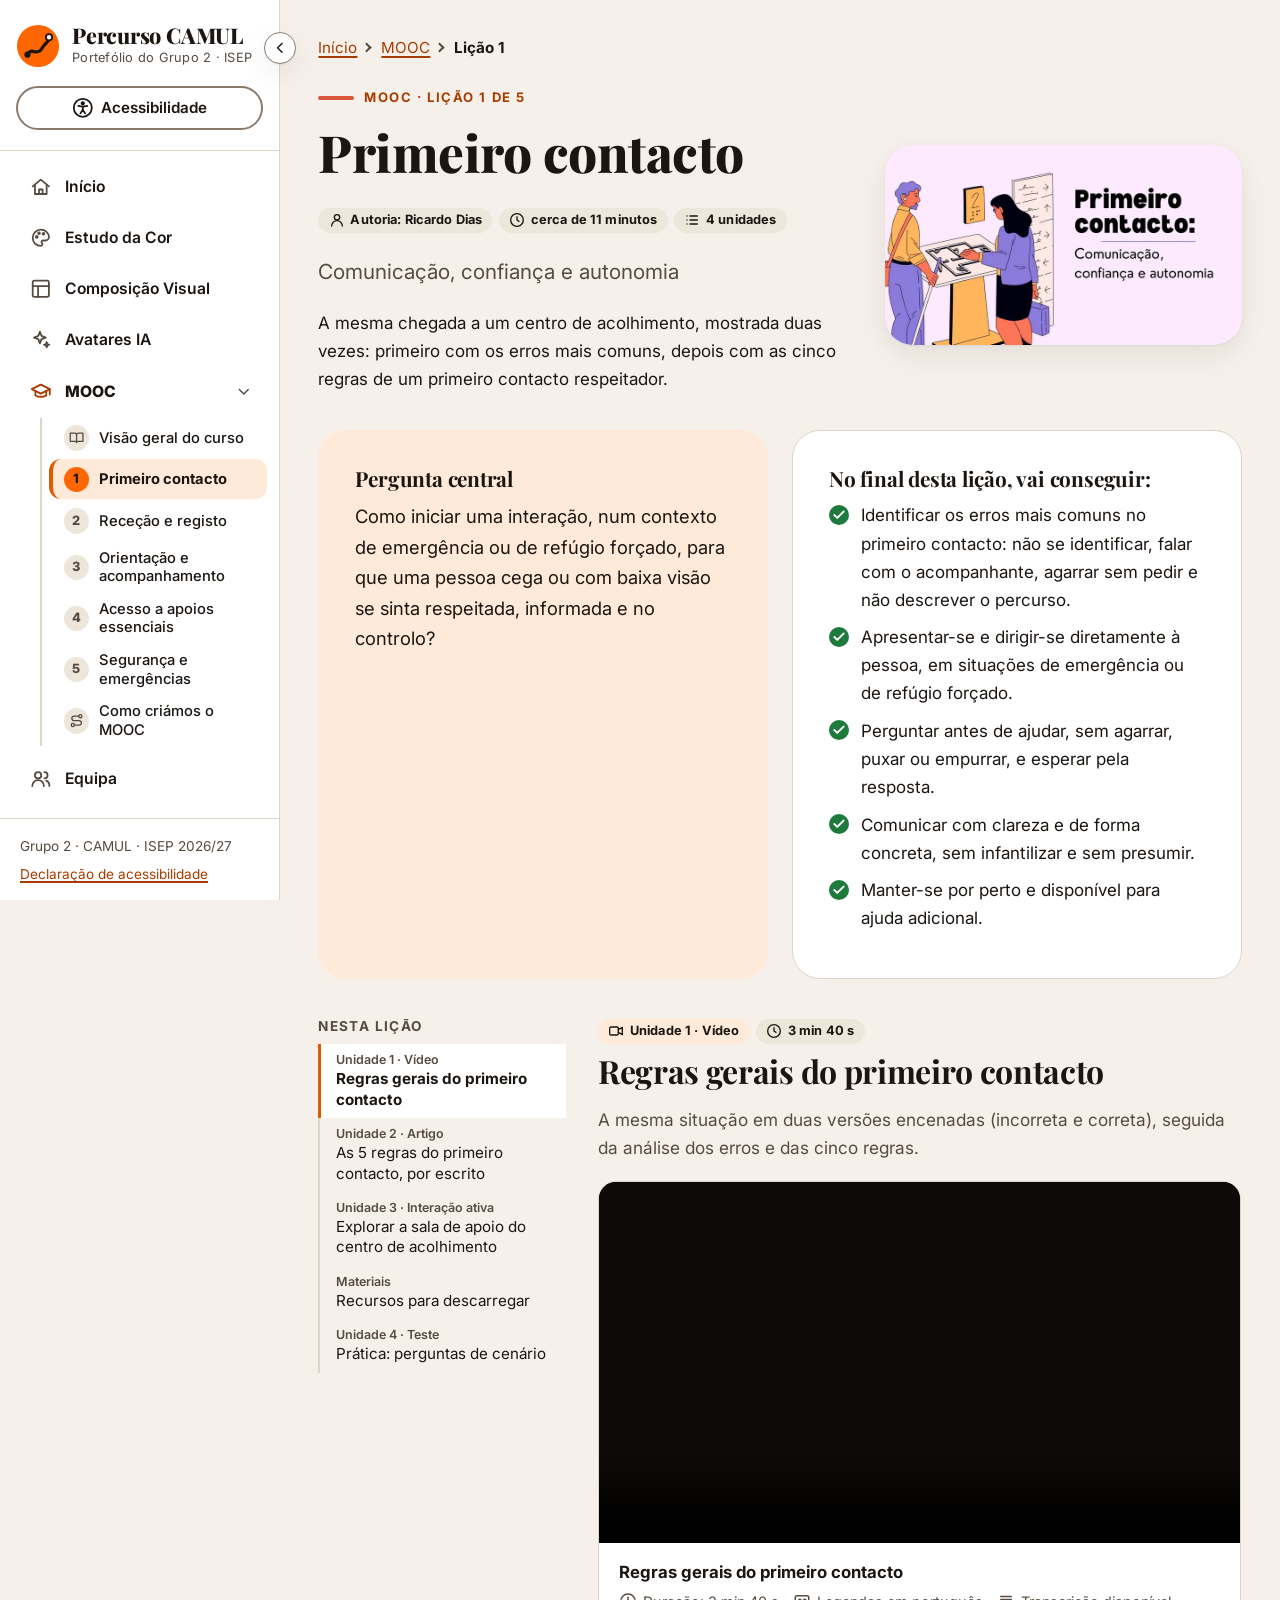
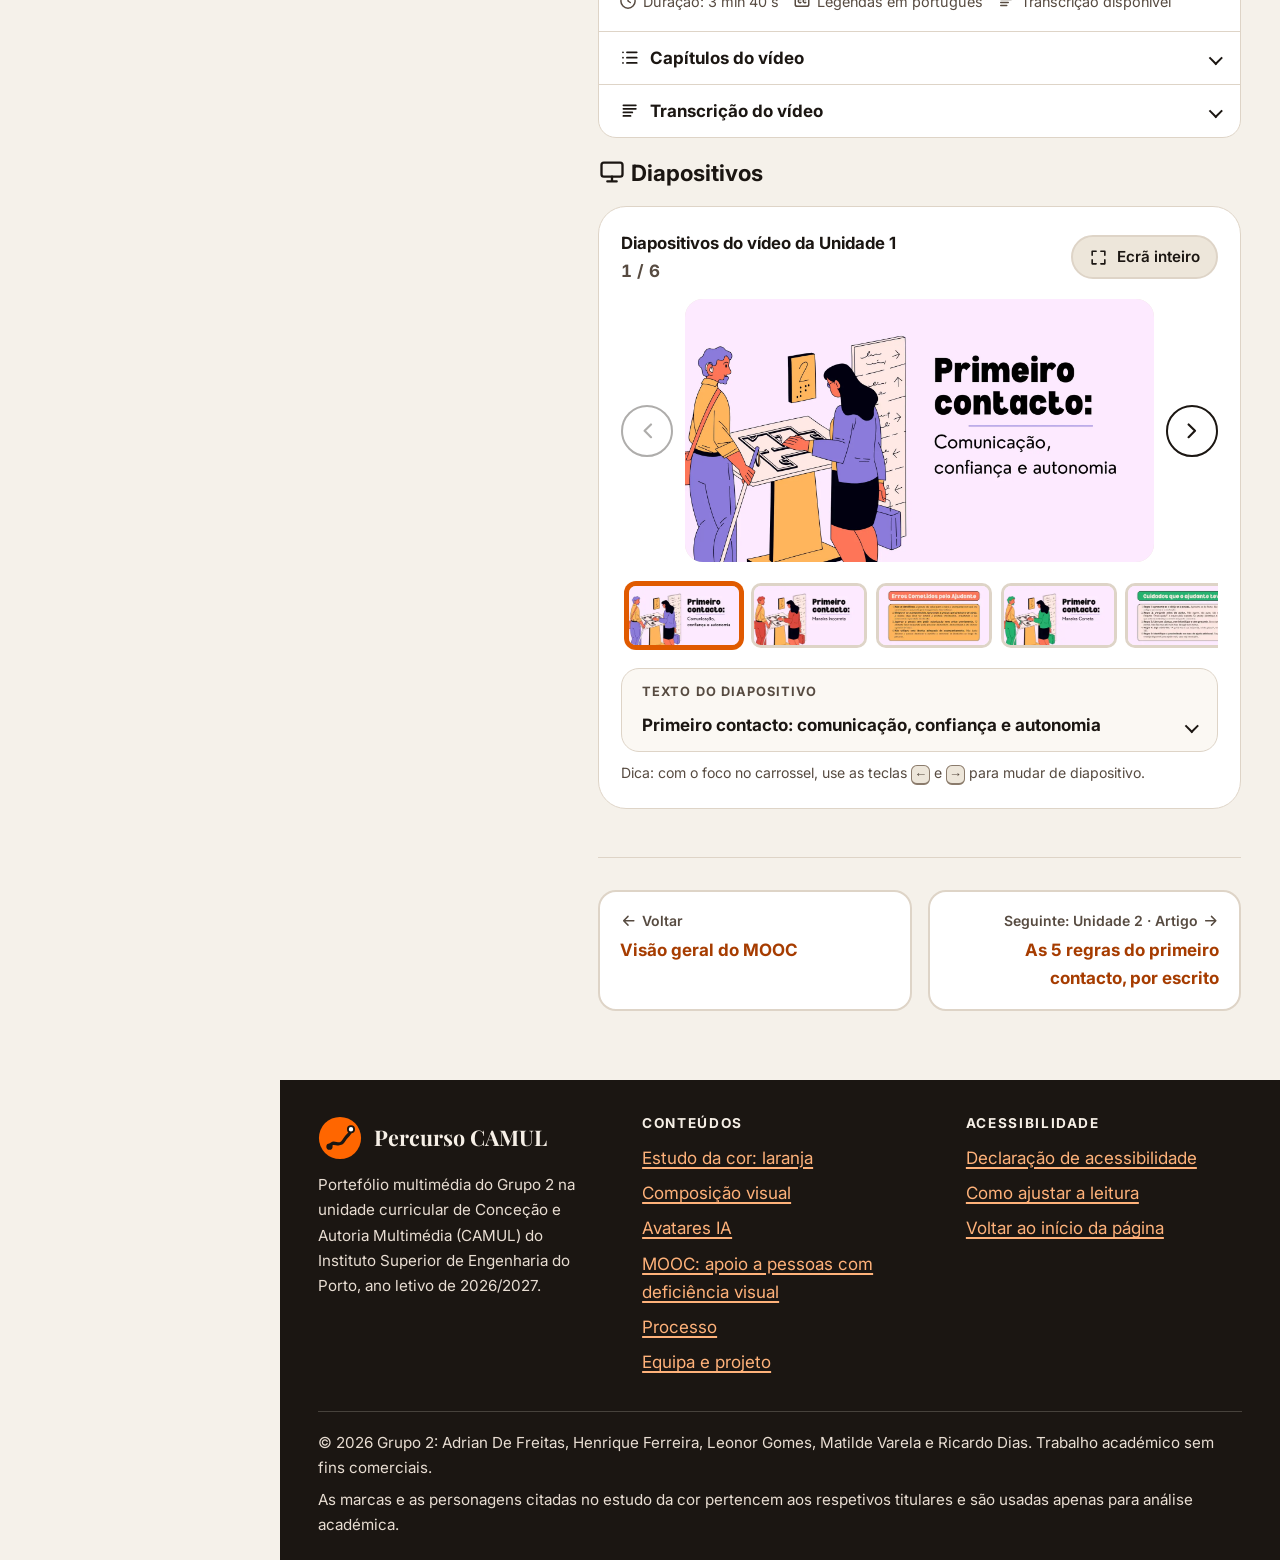
<file: licao-1.html>
<!doctype html>
<html lang="pt-PT">
<head>
  <meta charset="utf-8">
  <meta name="viewport" content="width=device-width, initial-scale=1">
  <title>Lição 1: Primeiro contacto · MOOC · Percurso CAMUL</title>
  <meta name="description" content="A mesma chegada a um centro de acolhimento, mostrada duas vezes: primeiro com os erros mais comuns, depois com as cinco regras de um primeiro contacto respeitador.">
  <meta name="theme-color" content="#FF6600">
  <meta property="og:type" content="website">
  <meta property="og:locale" content="pt_PT">
  <meta property="og:site_name" content="Percurso CAMUL">
  <meta property="og:title" content="Lição 1: Primeiro contacto · MOOC · Percurso CAMUL">
  <meta property="og:description" content="A mesma chegada a um centro de acolhimento, mostrada duas vezes: primeiro com os erros mais comuns, depois com as cinco regras de um primeiro contacto respeitador.">
  <link rel="icon" href="assets/img/favicon.svg" type="image/svg+xml">
  <link rel="preconnect" href="https://fonts.googleapis.com">
  <link rel="preconnect" href="https://fonts.gstatic.com" crossorigin>
  <link rel="stylesheet" href="https://fonts.googleapis.com/css2?family=Atkinson+Hyperlegible:ital,wght@0,400;0,700;1,400&amp;family=Inter:wght@300;400;500;600;700;800;900&amp;family=Playfair+Display:wght@600;700;800&amp;display=swap">
  <link rel="stylesheet" href="css/styles.css">
  <script>
    /* aplica as preferências guardadas antes de a página aparecer (evita «piscar») */
    (function () { var d = document.documentElement; d.classList.add('js'); try { var p = JSON.parse(localStorage.getItem('pc-prefs') || '{}'); for (var k in p) { if (p[k] && !/^(auto|md|padrao|normal)$/.test(p[k])) d.setAttribute('data-' + k, p[k]); } } catch (e) {} })();
  </script>
  <script src="js/site.js" defer></script>
  <script src="data/mooc.js" defer></script>
  <script src="data/quizzes.js" defer></script>
  <script src="js/media.js" defer></script>
  <script src="js/carousel.js" defer></script>
  <script src="js/quiz.js" defer></script>
  <script src="js/lesson.js" defer></script>
</head>
<body>
<a class="skip-link" href="#conteudo">Saltar para o conteúdo principal</a>

<!-- Ícones (SVG) usados em todo o site -->
<svg xmlns="http://www.w3.org/2000/svg" style="position:absolute;width:0;height:0;overflow:hidden" aria-hidden="true" focusable="false">
  <symbol id="i-menu" viewBox="0 0 24 24"><path d="M4 6h16M4 12h16M4 18h16"/></symbol>
  <symbol id="i-home" viewBox="0 0 24 24"><path d="M3 11.5 12 4l9 7.5"/><path d="M5.5 10v10h13V10"/><path d="M10 20v-5h4v5"/></symbol>
  <symbol id="i-a11y" viewBox="0 0 24 24"><circle cx="12" cy="12" r="10"/><circle cx="12" cy="7" r="1.4" fill="currentColor"/><path d="M7 9.8l5 1 5-1M12 10.8v3.4M12 14.2l-2.6 4M12 14.2l2.6 4"/></symbol>
  <symbol id="i-x" viewBox="0 0 24 24"><path d="M18 6 6 18M6 6l12 12"/></symbol>
  <symbol id="i-chevron-left" viewBox="0 0 24 24"><path d="m15 18-6-6 6-6"/></symbol>
  <symbol id="i-chevron-right" viewBox="0 0 24 24"><path d="m9 18 6-6-6-6"/></symbol>
  <symbol id="i-check" viewBox="0 0 24 24"><path d="M20 6 9 17l-5-5"/></symbol>
  <symbol id="i-check-circle" viewBox="0 0 24 24"><circle cx="12" cy="12" r="9.5"/><path d="m8 12.5 2.8 2.8L16.5 9.5"/></symbol>
  <symbol id="i-x-circle" viewBox="0 0 24 24"><circle cx="12" cy="12" r="9.5"/><path d="m15 9-6 6M9 9l6 6"/></symbol>
  <symbol id="i-alert" viewBox="0 0 24 24"><path d="M12 3.5 2.5 20h19z"/><path d="M12 10v4.5M12 17.2h.01"/></symbol>
  <symbol id="i-info" viewBox="0 0 24 24"><circle cx="12" cy="12" r="9.5"/><path d="M12 11v6M12 7.5h.01"/></symbol>
  <symbol id="i-download" viewBox="0 0 24 24"><path d="M12 3v12M7 10l5 5 5-5M4 20h16"/></symbol>
  <symbol id="i-external" viewBox="0 0 24 24"><path d="M14 4h6v6M20 4l-9 9M18 14v5a1 1 0 0 1-1 1H5a1 1 0 0 1-1-1V7a1 1 0 0 1 1-1h5"/></symbol>
  <symbol id="i-expand" viewBox="0 0 24 24"><path d="M4 9V4h5M20 9V4h-5M4 15v5h5M20 15v5h-5"/></symbol>
  <symbol id="i-clock" viewBox="0 0 24 24"><circle cx="12" cy="12" r="9.5"/><path d="M12 7v5l3 2"/></symbol>
  <symbol id="i-cc" viewBox="0 0 24 24"><rect x="3" y="5" width="18" height="14" rx="2.5"/><path d="M10.5 10.2a2.2 2.2 0 1 0 0 3.6M17 10.2a2.2 2.2 0 1 0 0 3.6"/></symbol>
  <symbol id="i-text" viewBox="0 0 24 24"><path d="M5 6h14M5 10h14M5 14h10M5 18h8"/></symbol>
  <symbol id="i-list" viewBox="0 0 24 24"><path d="M9 6h11M9 12h11M9 18h11M4.5 6h.01M4.5 12h.01M4.5 18h.01"/></symbol>
  <symbol id="i-list-check" viewBox="0 0 24 24"><path d="m3.5 6 1.5 1.5L8 4.5M3.5 13l1.5 1.5L8 11.5M11 6h9M11 13h9M11 19h9"/></symbol>
  <symbol id="i-circle-dot" viewBox="0 0 24 24"><circle cx="12" cy="12" r="9.5"/><circle cx="12" cy="12" r="3.5" fill="currentColor"/></symbol>
  <symbol id="i-sparkles" viewBox="0 0 24 24"><path d="M11 3l1.8 4.7 4.7 1.8-4.7 1.8L11 16l-1.8-4.7L4.5 9.5l4.7-1.8z"/><path d="M18.5 14.5l.8 2.2 2.2.8-2.2.8-.8 2.2-.8-2.2-2.2-.8 2.2-.8z"/></symbol>
  <symbol id="i-video" viewBox="0 0 24 24"><rect x="2.5" y="6" width="13" height="12" rx="2"/><path d="m15.5 10 6-3.5v11l-6-3.5"/></symbol>
  <symbol id="i-cube" viewBox="0 0 24 24"><path d="M12 2.5 21 7.5v9L12 21.5 3 16.5v-9z"/><path d="M3 7.5l9 5 9-5M12 12.5v9"/></symbol>
  <symbol id="i-quiz" viewBox="0 0 24 24"><circle cx="12" cy="12" r="9.5"/><path d="M9.5 9.2a2.6 2.6 0 0 1 5 1c0 1.8-2.5 2.2-2.5 3.8M12 17h.01"/></symbol>
  <symbol id="i-user" viewBox="0 0 24 24"><circle cx="12" cy="8" r="4"/><path d="M4 21a8 8 0 0 1 16 0"/></symbol>
  <symbol id="i-users" viewBox="0 0 24 24"><circle cx="9" cy="8" r="3.5"/><path d="M2.5 20a6.5 6.5 0 0 1 13 0M16 4.5a3.5 3.5 0 0 1 0 7M18 14a6 6 0 0 1 3.5 6"/></symbol>
  <symbol id="i-file" viewBox="0 0 24 24"><path d="M14 3H7a2 2 0 0 0-2 2v14a2 2 0 0 0 2 2h10a2 2 0 0 0 2-2V8z"/><path d="M14 3v5h5M9 13h6M9 17h6"/></symbol>
  <symbol id="i-slides" viewBox="0 0 24 24"><rect x="3" y="4" width="18" height="12" rx="2"/><path d="M12 16v4M8 20h8"/></symbol>
  <symbol id="i-arrow-right" viewBox="0 0 24 24"><path d="M5 12h14M13 6l6 6-6 6"/></symbol>
  <symbol id="i-arrow-left" viewBox="0 0 24 24"><path d="M19 12H5M11 6l-6 6 6 6"/></symbol>
  <symbol id="i-arrow-up" viewBox="0 0 24 24"><path d="M12 19V5M6 11l6-6 6 6"/></symbol>
  <symbol id="i-rotate" viewBox="0 0 24 24"><path d="M3 12a9 9 0 1 0 3-6.7L3 8"/><path d="M3 3v5h5"/></symbol>
  <symbol id="i-play" viewBox="0 0 24 24"><path d="M7 4.5v15l12-7.5z"/></symbol>
  <symbol id="i-palette" viewBox="0 0 24 24"><path d="M12 3a9 9 0 0 0 0 18c1.2 0 1.8-.8 1.8-1.7 0-1.3-1-1.6-1-2.6 0-.9.7-1.7 1.7-1.7H17a4 4 0 0 0 4-4C21 6.6 17 3 12 3z"/><circle cx="7.5" cy="11" r="1"/><circle cx="10" cy="7" r="1"/><circle cx="15" cy="7.5" r="1"/></symbol>
  <symbol id="i-layout" viewBox="0 0 24 24"><rect x="3" y="3" width="18" height="18" rx="2"/><path d="M3 9h18M9 9v12"/></symbol>
  <symbol id="i-grid" viewBox="0 0 24 24"><rect x="3" y="3" width="18" height="18" rx="2"/><path d="M9 3v18M15 3v18M3 9h18M3 15h18"/></symbol>
  <symbol id="i-columns" viewBox="0 0 24 24"><rect x="3" y="3" width="18" height="18" rx="2"/><path d="M12 3v18"/></symbol>
  <symbol id="i-space" viewBox="0 0 24 24"><circle cx="12" cy="12" r="9.5"/><path d="M12 2.5a4.75 4.75 0 0 1 0 9.5 4.75 4.75 0 0 0 0 9.5"/></symbol>
  <symbol id="i-type" viewBox="0 0 24 24"><path d="M4 7V5h16v2M9 19h6M12 5v14"/></symbol>
  <symbol id="i-scales" viewBox="0 0 24 24"><path d="M12 3v18M7 21h10M5 7h14M5 7l-3 6a3 3 0 0 0 6 0zM19 7l-3 6a3 3 0 0 0 6 0z"/></symbol>
  <symbol id="i-route" viewBox="0 0 24 24"><circle cx="6" cy="19" r="2.5"/><circle cx="18" cy="5" r="2.5"/><path d="M8.5 19H16a3.5 3.5 0 0 0 0-7H8a3.5 3.5 0 0 1 0-7h7.5"/></symbol>
  <symbol id="i-book" viewBox="0 0 24 24"><path d="M2 5h7a3 3 0 0 1 3 3v12a2 2 0 0 0-2-2H2zM22 5h-7a3 3 0 0 0-3 3v12a2 2 0 0 1 2-2h8z"/></symbol>
  <symbol id="i-eye" viewBox="0 0 24 24"><path d="M2 12s3.5-7 10-7 10 7 10 7-3.5 7-10 7S2 12 2 12z"/><circle cx="12" cy="12" r="3"/></symbol>
  <symbol id="i-keyboard" viewBox="0 0 24 24"><rect x="2" y="6" width="20" height="12" rx="2"/><path d="M6 10h.01M10 10h.01M14 10h.01M18 10h.01M7 14h10"/></symbol>
  <symbol id="i-graduation" viewBox="0 0 24 24"><path d="M2 9l10-5 10 5-10 5z"/><path d="M6 11v5c3 2 9 2 12 0v-5M22 9v6"/></symbol>
  <symbol id="i-globe" viewBox="0 0 24 24"><circle cx="12" cy="12" r="9.5"/><path d="M2.5 12h19M12 2.5c2.5 2.8 3.8 6 3.8 9.5s-1.3 6.7-3.8 9.5c-2.5-2.8-3.8-6-3.8-9.5S9.5 5.3 12 2.5z"/></symbol>
  <symbol id="i-heart" viewBox="0 0 24 24"><path d="M12 20s-7.5-4.6-9.3-9.2C1.4 7.4 3.6 4 7 4c2 0 3.3 1.1 5 3 1.7-1.9 3-3 5-3 3.4 0 5.6 3.4 4.3 6.8C19.5 15.4 12 20 12 20z"/></symbol>
  <symbol id="i-calendar" viewBox="0 0 24 24"><rect x="3" y="5" width="18" height="16" rx="2"/><path d="M3 10h18M8 3v4M16 3v4"/></symbol>
  <symbol id="i-flask" viewBox="0 0 24 24"><path d="M9 3h6M10 3v6l-5.5 9.5A1.6 1.6 0 0 0 5.9 21h12.2a1.6 1.6 0 0 0 1.4-2.5L14 9V3"/><path d="M7.5 15h9"/></symbol>
  <symbol id="i-target" viewBox="0 0 24 24"><circle cx="12" cy="12" r="9.5"/><circle cx="12" cy="12" r="5.5"/><circle cx="12" cy="12" r="1.5"/></symbol>
  <symbol id="i-pen" viewBox="0 0 24 24"><path d="M4 20h4L19 9a2.8 2.8 0 0 0-4-4L4 16z"/><path d="M13.5 6.5l4 4"/></symbol>
  <symbol id="i-contrast" viewBox="0 0 24 24"><circle cx="12" cy="12" r="9.5"/><path d="M12 2.5a9.5 9.5 0 0 1 0 19z" fill="currentColor"/></symbol>
  <symbol id="i-align" viewBox="0 0 24 24"><path d="M4 5h16M4 10h10M4 15h16M4 20h10"/></symbol>
  <symbol id="i-wave" viewBox="0 0 24 24"><path d="M2 12c2.5-5 5-5 7.5 0s5 5 7.5 0 3.5-3.5 5-2"/></symbol>
  <symbol id="i-dots" viewBox="0 0 24 24"><circle cx="6" cy="6" r="1.4"/><circle cx="12" cy="6" r="1.4"/><circle cx="18" cy="6" r="1.4"/><circle cx="6" cy="12" r="1.4"/><circle cx="12" cy="12" r="1.4"/><circle cx="18" cy="12" r="1.4"/><circle cx="6" cy="18" r="1.4"/><circle cx="12" cy="18" r="1.4"/><circle cx="18" cy="18" r="1.4"/></symbol>
  <symbol id="i-puzzle" viewBox="0 0 24 24"><path d="M10 3.5a2 2 0 1 1 4 0V5h4a1 1 0 0 1 1 1v4h-1.5a2 2 0 1 0 0 4H19v4a1 1 0 0 1-1 1h-4v-1.5a2 2 0 1 0-4 0V19H6a1 1 0 0 1-1-1v-4h1.5a2 2 0 1 0 0-4H5V6a1 1 0 0 1 1-1h4z"/></symbol>
  <symbol id="i-maximize" viewBox="0 0 24 24"><path d="M15 3h6v6M9 21H3v-6M21 3l-7 7M3 21l7-7"/></symbol>
</svg>

<div class="app">
<header class="site-header" id="topo" tabindex="-1">
  <div class="sidebar-top">
    <button type="button" class="sidebar-toggle" id="btn-sidebar" hidden><svg class="icon" aria-hidden="true" focusable="false"><use href="#i-chevron-left"></use></svg><span class="visually-hidden" data-sidebar-label>Recolher o menu lateral</span></button>
    <a class="brand" href="index.html">
      <svg class="brand-mark" viewBox="0 0 48 48" aria-hidden="true" focusable="false"><circle cx="24" cy="24" r="23" fill="#FF6600"/><path d="M12.5 33.5c4-9 10.5 2 15.5-6.5s7.5-6 8-12.5" fill="none" stroke="#1B1612" stroke-width="3.6" stroke-linecap="round"/><circle cx="12.5" cy="33.5" r="3.4" fill="#1B1612"/><circle cx="36" cy="14.5" r="3.4" fill="#FFFFFF" stroke="#1B1612" stroke-width="2"/></svg>
      <span><span class="brand-name">Percurso CAMUL</span><span class="brand-sub">Portefólio do Grupo 2 · ISEP</span></span>
    </a>
    <div class="tools">
      <button type="button" class="tool-btn" id="btn-acessibilidade" aria-expanded="false" aria-controls="painel-acessibilidade" hidden>
        <svg class="icon" aria-hidden="true" focusable="false"><use href="#i-a11y"></use></svg><span class="tool-label">Acessibilidade</span>
      </button>
      <div id="painel-acessibilidade" class="a11y-panel" role="region" aria-labelledby="painel-acessibilidade-titulo" hidden>
        <h2 id="painel-acessibilidade-titulo">Preferências de leitura</h2>
        <p>Ajuste a página às suas necessidades. As escolhas ficam guardadas neste navegador.</p>
        <fieldset>
          <legend>Tamanho do texto</legend>
          <div class="seg">
            <label><input type="radio" name="text" value="md"><span>100%</span></label>
            <label><input type="radio" name="text" value="lg"><span>112%</span></label>
            <label><input type="radio" name="text" value="xl"><span>125%</span></label>
            <label><input type="radio" name="text" value="xxl"><span>150%</span></label>
          </div>
        </fieldset>
        <fieldset>
          <legend>Cores</legend>
          <div class="seg">
            <label><input type="radio" name="theme" value="auto"><span>Automático</span></label>
            <label><input type="radio" name="theme" value="light"><span>Claro</span></label>
            <label><input type="radio" name="theme" value="dark"><span>Escuro</span></label>
            <label><input type="radio" name="theme" value="contrast"><span>Alto contraste</span></label>
          </div>
        </fieldset>
        <fieldset>
          <legend>Leitura e movimento</legend>
          <label class="check-row"><input type="checkbox" name="font" value="legivel"><span><strong>Letra de leitura fácil</strong><small>Atkinson Hyperlegible, desenhada para pessoas com baixa visão</small></span></label>
          <label class="check-row"><input type="checkbox" name="spacing" value="amplo"><span><strong>Mais espaço entre letras e linhas</strong><small>Ajuda na leitura com baixa visão ou dislexia</small></span></label>
          <label class="check-row"><input type="checkbox" name="links" value="sublinhado"><span><strong>Destacar todas as ligações</strong><small>Sublinhado e negrito em todas as ligações</small></span></label>
          <label class="check-row"><input type="checkbox" name="motion" value="reduzido"><span><strong>Reduzir animações</strong><small>Desliga transições e movimentos</small></span></label>
        </fieldset>
        <p class="visually-hidden" role="status" data-a11y-status></p>
        <div class="panel-actions">
          <button type="button" class="btn btn-quiet btn-sm" data-a11y-reset>Repor predefinições</button>
          <button type="button" class="btn btn-secondary btn-sm" data-a11y-close>Fechar</button>
        </div>
        <p style="font-size:.88rem;margin:.75rem 0 0"><a href="acessibilidade.html">Declaração de acessibilidade</a></p>
      </div>
      <button type="button" class="tool-btn nav-toggle" id="btn-menu" aria-expanded="false" aria-controls="menu-principal">
        <svg class="icon" aria-hidden="true" focusable="false"><use href="#i-menu"></use></svg><span class="tool-label">Menu</span>
      </button>
    </div>
  </div>
  <div class="sidebar-scroll">
  <nav class="site-nav" id="menu-principal" aria-label="Principal">
    <ul>
      <li><a href="index.html"><svg class="icon" aria-hidden="true" focusable="false"><use href="#i-home"></use></svg><span>Início</span></a></li>
      <li><a href="cor.html"><svg class="icon" aria-hidden="true" focusable="false"><use href="#i-palette"></use></svg><span>Estudo da Cor</span></a></li>
      <li><a href="composicao.html"><svg class="icon" aria-hidden="true" focusable="false"><use href="#i-layout"></use></svg><span>Composição Visual</span></a></li>
      <li><a href="avatares.html"><svg class="icon" aria-hidden="true" focusable="false"><use href="#i-sparkles"></use></svg><span>Avatares IA</span></a></li>
      <li class="nav-group">
        <details open>
          <summary><svg class="icon" aria-hidden="true" focusable="false"><use href="#i-graduation"></use></svg><span>MOOC</span><svg class="icon nav-chevron" aria-hidden="true" focusable="false"><use href="#i-chevron-right"></use></svg></summary>
          <ul class="subnav">
            <li><a href="mooc.html"><span class="subnav-num"><svg class="icon" aria-hidden="true" focusable="false"><use href="#i-book"></use></svg></span><span>Visão geral do curso</span></a></li>
            <li><a href="licao-1.html" aria-current="page"><span class="subnav-num" aria-hidden="true">1</span><span><span class="visually-hidden">Lição 1: </span>Primeiro contacto</span></a></li>
            <li><a href="licao-2.html"><span class="subnav-num" aria-hidden="true">2</span><span><span class="visually-hidden">Lição 2: </span>Receção e registo</span></a></li>
            <li><a href="licao-3.html"><span class="subnav-num" aria-hidden="true">3</span><span><span class="visually-hidden">Lição 3: </span>Orientação e acompanhamento</span></a></li>
            <li><a href="licao-4.html"><span class="subnav-num" aria-hidden="true">4</span><span><span class="visually-hidden">Lição 4: </span>Acesso a apoios essenciais</span></a></li>
            <li><a href="licao-5.html"><span class="subnav-num" aria-hidden="true">5</span><span><span class="visually-hidden">Lição 5: </span>Segurança e emergências</span></a></li>
            <li><a href="processo.html"><span class="subnav-num"><svg class="icon" aria-hidden="true" focusable="false"><use href="#i-route"></use></svg></span><span>Como criámos o MOOC</span></a></li>
          </ul>
        </details>
      </li>
      <li><a href="equipa.html"><svg class="icon" aria-hidden="true" focusable="false"><use href="#i-users"></use></svg><span>Equipa</span></a></li>
    </ul>
  </nav>
  <div class="sidebar-foot">
    <p>Grupo 2 · CAMUL · ISEP 2026/27</p>
    <p><a href="acessibilidade.html">Declaração de acessibilidade</a></p>
  </div>
  </div>
</header>

<div class="page">
<main id="conteudo" tabindex="-1">
<div id="licao-app" data-licao="1">
  <div class="container section">
    <p>A carregar a Lição 1: Primeiro contacto…</p>
    <noscript><p>Esta página precisa de JavaScript para mostrar a lição. Pode descarregar os materiais na <a href="mooc.html">página do MOOC</a>.</p></noscript>
  </div>
</div>

</main>

<footer class="site-footer">
  <div class="container">
    <div class="footer-grid">
      <div>
        <div class="footer-brand"><svg class="brand-mark" viewBox="0 0 48 48" aria-hidden="true" focusable="false"><circle cx="24" cy="24" r="23" fill="#FF6600"/><path d="M12.5 33.5c4-9 10.5 2 15.5-6.5s7.5-6 8-12.5" fill="none" stroke="#1B1612" stroke-width="3.6" stroke-linecap="round"/><circle cx="12.5" cy="33.5" r="3.4" fill="#1B1612"/><circle cx="36" cy="14.5" r="3.4" fill="#FFFFFF" stroke="#1B1612" stroke-width="2"/></svg><strong>Percurso CAMUL</strong></div>
        <p>Portefólio multimédia do Grupo 2 na unidade curricular de Conceção e Autoria Multimédia (CAMUL) do Instituto Superior de Engenharia do Porto, ano letivo de 2026/2027.</p>
      </div>
      <nav aria-label="Rodapé">
        <h2>Conteúdos</h2>
        <ul>
          <li><a href="cor.html">Estudo da cor: laranja</a></li>
          <li><a href="composicao.html">Composição visual</a></li>
          <li><a href="avatares.html">Avatares IA</a></li>
          <li><a href="mooc.html">MOOC: apoio a pessoas com deficiência visual</a></li>
          <li><a href="processo.html">Processo</a></li>
          <li><a href="equipa.html">Equipa e projeto</a></li>
        </ul>
      </nav>
      <div>
        <h2>Acessibilidade</h2>
        <ul>
          <li><a href="acessibilidade.html">Declaração de acessibilidade</a></li>
          <li><a href="acessibilidade.html#como-usar">Como ajustar a leitura</a></li>
          <li><a href="#conteudo">Voltar ao início da página</a></li>
        </ul>
      </div>
    </div>
    <div class="footer-bottom">
      <p>© 2026 Grupo 2: Adrian De Freitas, Henrique Ferreira, Leonor Gomes, Matilde Varela e Ricardo Dias. Trabalho académico sem fins comerciais.</p>
      <p>As marcas e as personagens citadas no estudo da cor pertencem aos respetivos titulares e são usadas apenas para análise académica.</p>
    </div>
  </div>
</footer>
</div>
</div>
</body>
</html>
</file>
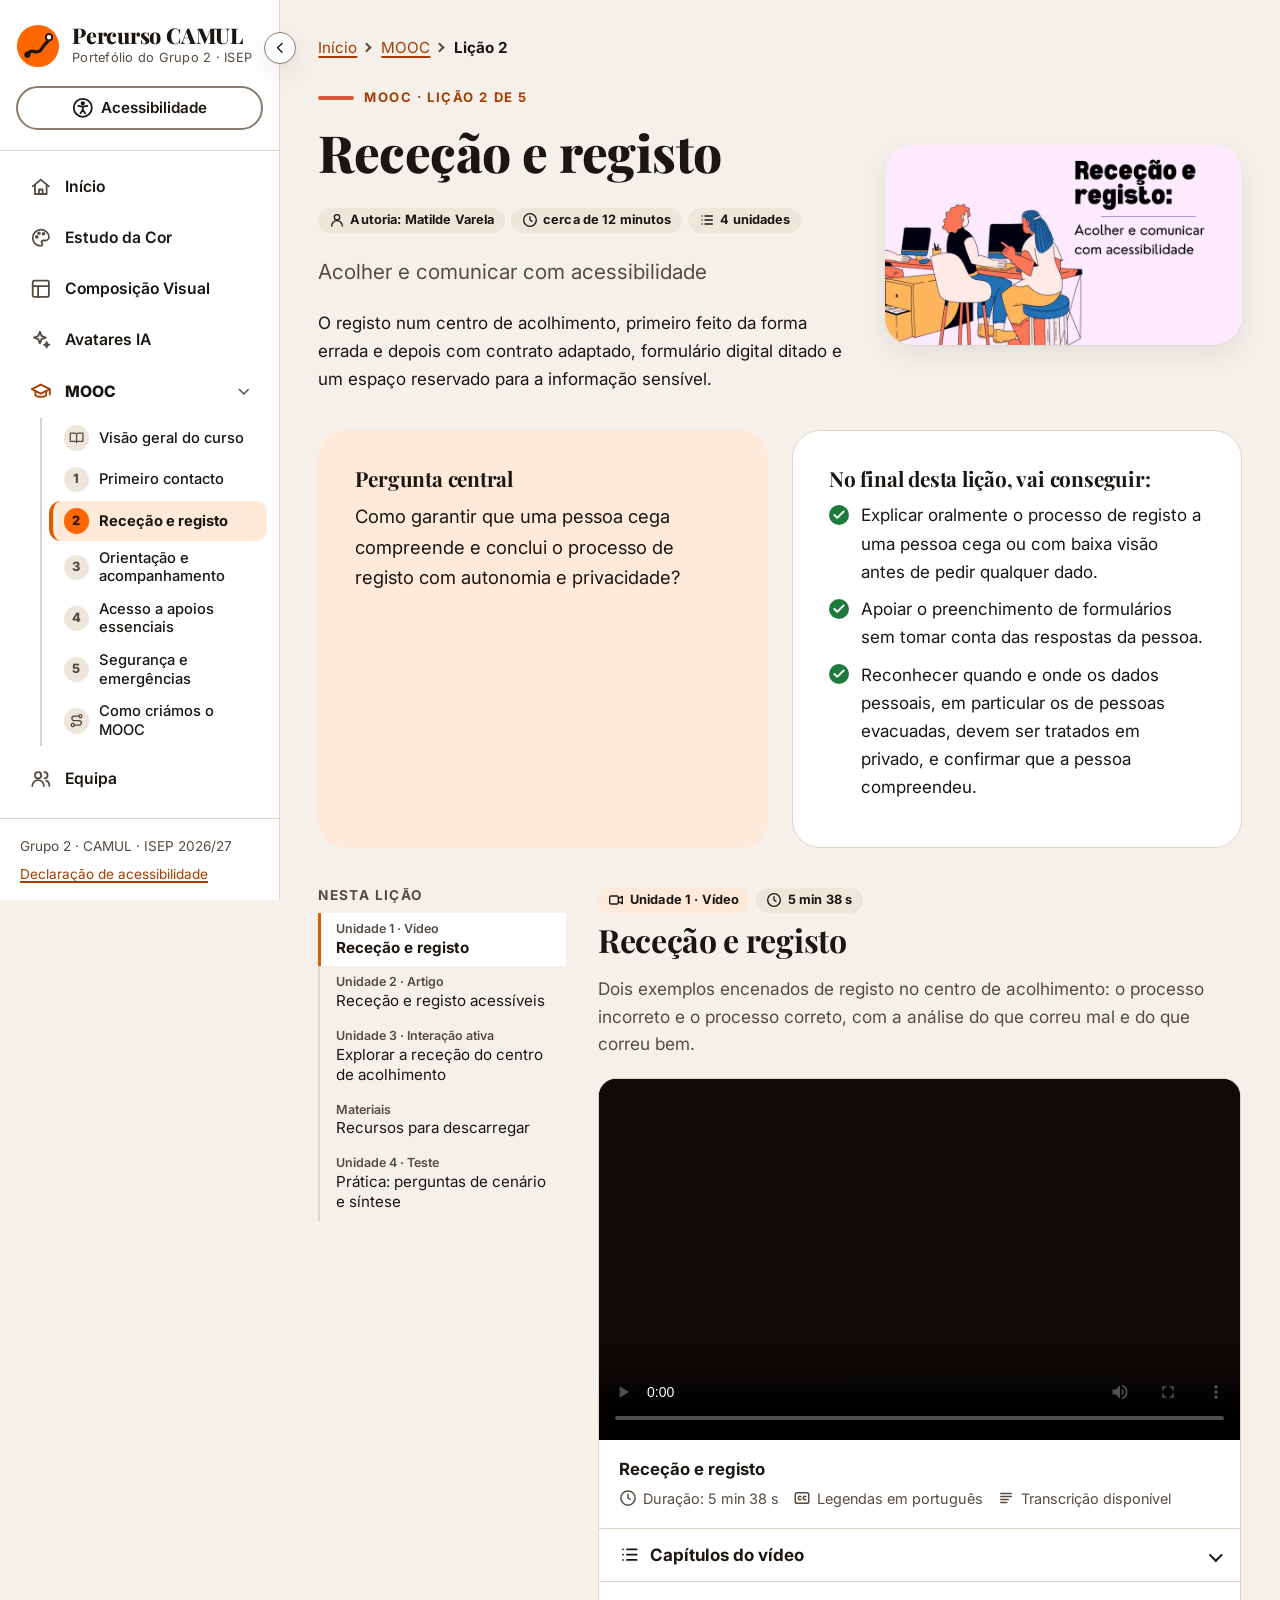
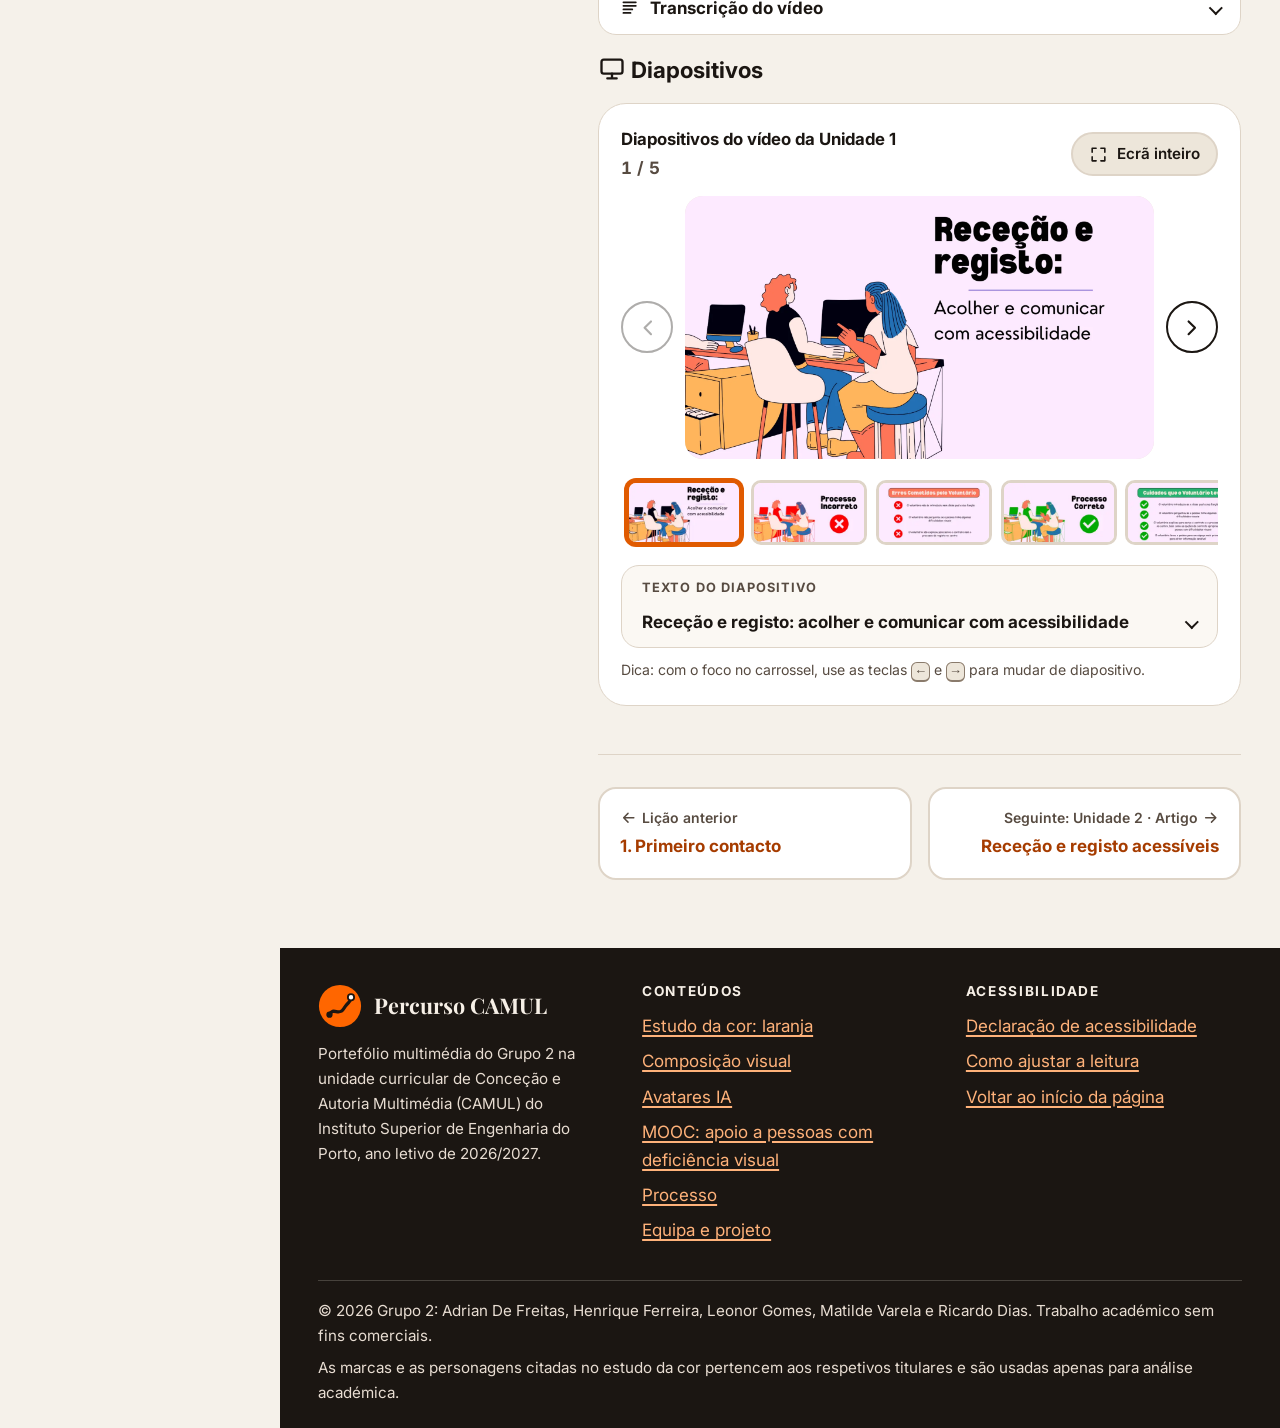
<file: licao-2.html>
<!doctype html>
<html lang="pt-PT">
<head>
  <meta charset="utf-8">
  <meta name="viewport" content="width=device-width, initial-scale=1">
  <title>Lição 2: Receção e registo · MOOC · Percurso CAMUL</title>
  <meta name="description" content="O registo num centro de acolhimento, primeiro feito da forma errada e depois com contrato adaptado, formulário digital ditado e um espaço reservado para a informação sensível.">
  <meta name="theme-color" content="#FF6600">
  <meta property="og:type" content="website">
  <meta property="og:locale" content="pt_PT">
  <meta property="og:site_name" content="Percurso CAMUL">
  <meta property="og:title" content="Lição 2: Receção e registo · MOOC · Percurso CAMUL">
  <meta property="og:description" content="O registo num centro de acolhimento, primeiro feito da forma errada e depois com contrato adaptado, formulário digital ditado e um espaço reservado para a informação sensível.">
  <link rel="icon" href="assets/img/favicon.svg" type="image/svg+xml">
  <link rel="preconnect" href="https://fonts.googleapis.com">
  <link rel="preconnect" href="https://fonts.gstatic.com" crossorigin>
  <link rel="stylesheet" href="https://fonts.googleapis.com/css2?family=Atkinson+Hyperlegible:ital,wght@0,400;0,700;1,400&amp;family=Inter:wght@300;400;500;600;700;800;900&amp;family=Playfair+Display:wght@600;700;800&amp;display=swap">
  <link rel="stylesheet" href="css/styles.css">
  <script>
    /* aplica as preferências guardadas antes de a página aparecer (evita «piscar») */
    (function () { var d = document.documentElement; d.classList.add('js'); try { var p = JSON.parse(localStorage.getItem('pc-prefs') || '{}'); for (var k in p) { if (p[k] && !/^(auto|md|padrao|normal)$/.test(p[k])) d.setAttribute('data-' + k, p[k]); } } catch (e) {} })();
  </script>
  <script src="js/site.js" defer></script>
  <script src="data/mooc.js" defer></script>
  <script src="data/quizzes.js" defer></script>
  <script src="js/media.js" defer></script>
  <script src="js/carousel.js" defer></script>
  <script src="js/quiz.js" defer></script>
  <script src="js/lesson.js" defer></script>
</head>
<body>
<a class="skip-link" href="#conteudo">Saltar para o conteúdo principal</a>

<!-- Ícones (SVG) usados em todo o site -->
<svg xmlns="http://www.w3.org/2000/svg" style="position:absolute;width:0;height:0;overflow:hidden" aria-hidden="true" focusable="false">
  <symbol id="i-menu" viewBox="0 0 24 24"><path d="M4 6h16M4 12h16M4 18h16"/></symbol>
  <symbol id="i-home" viewBox="0 0 24 24"><path d="M3 11.5 12 4l9 7.5"/><path d="M5.5 10v10h13V10"/><path d="M10 20v-5h4v5"/></symbol>
  <symbol id="i-a11y" viewBox="0 0 24 24"><circle cx="12" cy="12" r="10"/><circle cx="12" cy="7" r="1.4" fill="currentColor"/><path d="M7 9.8l5 1 5-1M12 10.8v3.4M12 14.2l-2.6 4M12 14.2l2.6 4"/></symbol>
  <symbol id="i-x" viewBox="0 0 24 24"><path d="M18 6 6 18M6 6l12 12"/></symbol>
  <symbol id="i-chevron-left" viewBox="0 0 24 24"><path d="m15 18-6-6 6-6"/></symbol>
  <symbol id="i-chevron-right" viewBox="0 0 24 24"><path d="m9 18 6-6-6-6"/></symbol>
  <symbol id="i-check" viewBox="0 0 24 24"><path d="M20 6 9 17l-5-5"/></symbol>
  <symbol id="i-check-circle" viewBox="0 0 24 24"><circle cx="12" cy="12" r="9.5"/><path d="m8 12.5 2.8 2.8L16.5 9.5"/></symbol>
  <symbol id="i-x-circle" viewBox="0 0 24 24"><circle cx="12" cy="12" r="9.5"/><path d="m15 9-6 6M9 9l6 6"/></symbol>
  <symbol id="i-alert" viewBox="0 0 24 24"><path d="M12 3.5 2.5 20h19z"/><path d="M12 10v4.5M12 17.2h.01"/></symbol>
  <symbol id="i-info" viewBox="0 0 24 24"><circle cx="12" cy="12" r="9.5"/><path d="M12 11v6M12 7.5h.01"/></symbol>
  <symbol id="i-download" viewBox="0 0 24 24"><path d="M12 3v12M7 10l5 5 5-5M4 20h16"/></symbol>
  <symbol id="i-external" viewBox="0 0 24 24"><path d="M14 4h6v6M20 4l-9 9M18 14v5a1 1 0 0 1-1 1H5a1 1 0 0 1-1-1V7a1 1 0 0 1 1-1h5"/></symbol>
  <symbol id="i-expand" viewBox="0 0 24 24"><path d="M4 9V4h5M20 9V4h-5M4 15v5h5M20 15v5h-5"/></symbol>
  <symbol id="i-clock" viewBox="0 0 24 24"><circle cx="12" cy="12" r="9.5"/><path d="M12 7v5l3 2"/></symbol>
  <symbol id="i-cc" viewBox="0 0 24 24"><rect x="3" y="5" width="18" height="14" rx="2.5"/><path d="M10.5 10.2a2.2 2.2 0 1 0 0 3.6M17 10.2a2.2 2.2 0 1 0 0 3.6"/></symbol>
  <symbol id="i-text" viewBox="0 0 24 24"><path d="M5 6h14M5 10h14M5 14h10M5 18h8"/></symbol>
  <symbol id="i-list" viewBox="0 0 24 24"><path d="M9 6h11M9 12h11M9 18h11M4.5 6h.01M4.5 12h.01M4.5 18h.01"/></symbol>
  <symbol id="i-list-check" viewBox="0 0 24 24"><path d="m3.5 6 1.5 1.5L8 4.5M3.5 13l1.5 1.5L8 11.5M11 6h9M11 13h9M11 19h9"/></symbol>
  <symbol id="i-circle-dot" viewBox="0 0 24 24"><circle cx="12" cy="12" r="9.5"/><circle cx="12" cy="12" r="3.5" fill="currentColor"/></symbol>
  <symbol id="i-sparkles" viewBox="0 0 24 24"><path d="M11 3l1.8 4.7 4.7 1.8-4.7 1.8L11 16l-1.8-4.7L4.5 9.5l4.7-1.8z"/><path d="M18.5 14.5l.8 2.2 2.2.8-2.2.8-.8 2.2-.8-2.2-2.2-.8 2.2-.8z"/></symbol>
  <symbol id="i-video" viewBox="0 0 24 24"><rect x="2.5" y="6" width="13" height="12" rx="2"/><path d="m15.5 10 6-3.5v11l-6-3.5"/></symbol>
  <symbol id="i-cube" viewBox="0 0 24 24"><path d="M12 2.5 21 7.5v9L12 21.5 3 16.5v-9z"/><path d="M3 7.5l9 5 9-5M12 12.5v9"/></symbol>
  <symbol id="i-quiz" viewBox="0 0 24 24"><circle cx="12" cy="12" r="9.5"/><path d="M9.5 9.2a2.6 2.6 0 0 1 5 1c0 1.8-2.5 2.2-2.5 3.8M12 17h.01"/></symbol>
  <symbol id="i-user" viewBox="0 0 24 24"><circle cx="12" cy="8" r="4"/><path d="M4 21a8 8 0 0 1 16 0"/></symbol>
  <symbol id="i-users" viewBox="0 0 24 24"><circle cx="9" cy="8" r="3.5"/><path d="M2.5 20a6.5 6.5 0 0 1 13 0M16 4.5a3.5 3.5 0 0 1 0 7M18 14a6 6 0 0 1 3.5 6"/></symbol>
  <symbol id="i-file" viewBox="0 0 24 24"><path d="M14 3H7a2 2 0 0 0-2 2v14a2 2 0 0 0 2 2h10a2 2 0 0 0 2-2V8z"/><path d="M14 3v5h5M9 13h6M9 17h6"/></symbol>
  <symbol id="i-slides" viewBox="0 0 24 24"><rect x="3" y="4" width="18" height="12" rx="2"/><path d="M12 16v4M8 20h8"/></symbol>
  <symbol id="i-arrow-right" viewBox="0 0 24 24"><path d="M5 12h14M13 6l6 6-6 6"/></symbol>
  <symbol id="i-arrow-left" viewBox="0 0 24 24"><path d="M19 12H5M11 6l-6 6 6 6"/></symbol>
  <symbol id="i-arrow-up" viewBox="0 0 24 24"><path d="M12 19V5M6 11l6-6 6 6"/></symbol>
  <symbol id="i-rotate" viewBox="0 0 24 24"><path d="M3 12a9 9 0 1 0 3-6.7L3 8"/><path d="M3 3v5h5"/></symbol>
  <symbol id="i-play" viewBox="0 0 24 24"><path d="M7 4.5v15l12-7.5z"/></symbol>
  <symbol id="i-palette" viewBox="0 0 24 24"><path d="M12 3a9 9 0 0 0 0 18c1.2 0 1.8-.8 1.8-1.7 0-1.3-1-1.6-1-2.6 0-.9.7-1.7 1.7-1.7H17a4 4 0 0 0 4-4C21 6.6 17 3 12 3z"/><circle cx="7.5" cy="11" r="1"/><circle cx="10" cy="7" r="1"/><circle cx="15" cy="7.5" r="1"/></symbol>
  <symbol id="i-layout" viewBox="0 0 24 24"><rect x="3" y="3" width="18" height="18" rx="2"/><path d="M3 9h18M9 9v12"/></symbol>
  <symbol id="i-grid" viewBox="0 0 24 24"><rect x="3" y="3" width="18" height="18" rx="2"/><path d="M9 3v18M15 3v18M3 9h18M3 15h18"/></symbol>
  <symbol id="i-columns" viewBox="0 0 24 24"><rect x="3" y="3" width="18" height="18" rx="2"/><path d="M12 3v18"/></symbol>
  <symbol id="i-space" viewBox="0 0 24 24"><circle cx="12" cy="12" r="9.5"/><path d="M12 2.5a4.75 4.75 0 0 1 0 9.5 4.75 4.75 0 0 0 0 9.5"/></symbol>
  <symbol id="i-type" viewBox="0 0 24 24"><path d="M4 7V5h16v2M9 19h6M12 5v14"/></symbol>
  <symbol id="i-scales" viewBox="0 0 24 24"><path d="M12 3v18M7 21h10M5 7h14M5 7l-3 6a3 3 0 0 0 6 0zM19 7l-3 6a3 3 0 0 0 6 0z"/></symbol>
  <symbol id="i-route" viewBox="0 0 24 24"><circle cx="6" cy="19" r="2.5"/><circle cx="18" cy="5" r="2.5"/><path d="M8.5 19H16a3.5 3.5 0 0 0 0-7H8a3.5 3.5 0 0 1 0-7h7.5"/></symbol>
  <symbol id="i-book" viewBox="0 0 24 24"><path d="M2 5h7a3 3 0 0 1 3 3v12a2 2 0 0 0-2-2H2zM22 5h-7a3 3 0 0 0-3 3v12a2 2 0 0 1 2-2h8z"/></symbol>
  <symbol id="i-eye" viewBox="0 0 24 24"><path d="M2 12s3.5-7 10-7 10 7 10 7-3.5 7-10 7S2 12 2 12z"/><circle cx="12" cy="12" r="3"/></symbol>
  <symbol id="i-keyboard" viewBox="0 0 24 24"><rect x="2" y="6" width="20" height="12" rx="2"/><path d="M6 10h.01M10 10h.01M14 10h.01M18 10h.01M7 14h10"/></symbol>
  <symbol id="i-graduation" viewBox="0 0 24 24"><path d="M2 9l10-5 10 5-10 5z"/><path d="M6 11v5c3 2 9 2 12 0v-5M22 9v6"/></symbol>
  <symbol id="i-globe" viewBox="0 0 24 24"><circle cx="12" cy="12" r="9.5"/><path d="M2.5 12h19M12 2.5c2.5 2.8 3.8 6 3.8 9.5s-1.3 6.7-3.8 9.5c-2.5-2.8-3.8-6-3.8-9.5S9.5 5.3 12 2.5z"/></symbol>
  <symbol id="i-heart" viewBox="0 0 24 24"><path d="M12 20s-7.5-4.6-9.3-9.2C1.4 7.4 3.6 4 7 4c2 0 3.3 1.1 5 3 1.7-1.9 3-3 5-3 3.4 0 5.6 3.4 4.3 6.8C19.5 15.4 12 20 12 20z"/></symbol>
  <symbol id="i-calendar" viewBox="0 0 24 24"><rect x="3" y="5" width="18" height="16" rx="2"/><path d="M3 10h18M8 3v4M16 3v4"/></symbol>
  <symbol id="i-flask" viewBox="0 0 24 24"><path d="M9 3h6M10 3v6l-5.5 9.5A1.6 1.6 0 0 0 5.9 21h12.2a1.6 1.6 0 0 0 1.4-2.5L14 9V3"/><path d="M7.5 15h9"/></symbol>
  <symbol id="i-target" viewBox="0 0 24 24"><circle cx="12" cy="12" r="9.5"/><circle cx="12" cy="12" r="5.5"/><circle cx="12" cy="12" r="1.5"/></symbol>
  <symbol id="i-pen" viewBox="0 0 24 24"><path d="M4 20h4L19 9a2.8 2.8 0 0 0-4-4L4 16z"/><path d="M13.5 6.5l4 4"/></symbol>
  <symbol id="i-contrast" viewBox="0 0 24 24"><circle cx="12" cy="12" r="9.5"/><path d="M12 2.5a9.5 9.5 0 0 1 0 19z" fill="currentColor"/></symbol>
  <symbol id="i-align" viewBox="0 0 24 24"><path d="M4 5h16M4 10h10M4 15h16M4 20h10"/></symbol>
  <symbol id="i-wave" viewBox="0 0 24 24"><path d="M2 12c2.5-5 5-5 7.5 0s5 5 7.5 0 3.5-3.5 5-2"/></symbol>
  <symbol id="i-dots" viewBox="0 0 24 24"><circle cx="6" cy="6" r="1.4"/><circle cx="12" cy="6" r="1.4"/><circle cx="18" cy="6" r="1.4"/><circle cx="6" cy="12" r="1.4"/><circle cx="12" cy="12" r="1.4"/><circle cx="18" cy="12" r="1.4"/><circle cx="6" cy="18" r="1.4"/><circle cx="12" cy="18" r="1.4"/><circle cx="18" cy="18" r="1.4"/></symbol>
  <symbol id="i-puzzle" viewBox="0 0 24 24"><path d="M10 3.5a2 2 0 1 1 4 0V5h4a1 1 0 0 1 1 1v4h-1.5a2 2 0 1 0 0 4H19v4a1 1 0 0 1-1 1h-4v-1.5a2 2 0 1 0-4 0V19H6a1 1 0 0 1-1-1v-4h1.5a2 2 0 1 0 0-4H5V6a1 1 0 0 1 1-1h4z"/></symbol>
  <symbol id="i-maximize" viewBox="0 0 24 24"><path d="M15 3h6v6M9 21H3v-6M21 3l-7 7M3 21l7-7"/></symbol>
</svg>

<div class="app">
<header class="site-header" id="topo" tabindex="-1">
  <div class="sidebar-top">
    <button type="button" class="sidebar-toggle" id="btn-sidebar" hidden><svg class="icon" aria-hidden="true" focusable="false"><use href="#i-chevron-left"></use></svg><span class="visually-hidden" data-sidebar-label>Recolher o menu lateral</span></button>
    <a class="brand" href="index.html">
      <svg class="brand-mark" viewBox="0 0 48 48" aria-hidden="true" focusable="false"><circle cx="24" cy="24" r="23" fill="#FF6600"/><path d="M12.5 33.5c4-9 10.5 2 15.5-6.5s7.5-6 8-12.5" fill="none" stroke="#1B1612" stroke-width="3.6" stroke-linecap="round"/><circle cx="12.5" cy="33.5" r="3.4" fill="#1B1612"/><circle cx="36" cy="14.5" r="3.4" fill="#FFFFFF" stroke="#1B1612" stroke-width="2"/></svg>
      <span><span class="brand-name">Percurso CAMUL</span><span class="brand-sub">Portefólio do Grupo 2 · ISEP</span></span>
    </a>
    <div class="tools">
      <button type="button" class="tool-btn" id="btn-acessibilidade" aria-expanded="false" aria-controls="painel-acessibilidade" hidden>
        <svg class="icon" aria-hidden="true" focusable="false"><use href="#i-a11y"></use></svg><span class="tool-label">Acessibilidade</span>
      </button>
      <div id="painel-acessibilidade" class="a11y-panel" role="region" aria-labelledby="painel-acessibilidade-titulo" hidden>
        <h2 id="painel-acessibilidade-titulo">Preferências de leitura</h2>
        <p>Ajuste a página às suas necessidades. As escolhas ficam guardadas neste navegador.</p>
        <fieldset>
          <legend>Tamanho do texto</legend>
          <div class="seg">
            <label><input type="radio" name="text" value="md"><span>100%</span></label>
            <label><input type="radio" name="text" value="lg"><span>112%</span></label>
            <label><input type="radio" name="text" value="xl"><span>125%</span></label>
            <label><input type="radio" name="text" value="xxl"><span>150%</span></label>
          </div>
        </fieldset>
        <fieldset>
          <legend>Cores</legend>
          <div class="seg">
            <label><input type="radio" name="theme" value="auto"><span>Automático</span></label>
            <label><input type="radio" name="theme" value="light"><span>Claro</span></label>
            <label><input type="radio" name="theme" value="dark"><span>Escuro</span></label>
            <label><input type="radio" name="theme" value="contrast"><span>Alto contraste</span></label>
          </div>
        </fieldset>
        <fieldset>
          <legend>Leitura e movimento</legend>
          <label class="check-row"><input type="checkbox" name="font" value="legivel"><span><strong>Letra de leitura fácil</strong><small>Atkinson Hyperlegible, desenhada para pessoas com baixa visão</small></span></label>
          <label class="check-row"><input type="checkbox" name="spacing" value="amplo"><span><strong>Mais espaço entre letras e linhas</strong><small>Ajuda na leitura com baixa visão ou dislexia</small></span></label>
          <label class="check-row"><input type="checkbox" name="links" value="sublinhado"><span><strong>Destacar todas as ligações</strong><small>Sublinhado e negrito em todas as ligações</small></span></label>
          <label class="check-row"><input type="checkbox" name="motion" value="reduzido"><span><strong>Reduzir animações</strong><small>Desliga transições e movimentos</small></span></label>
        </fieldset>
        <p class="visually-hidden" role="status" data-a11y-status></p>
        <div class="panel-actions">
          <button type="button" class="btn btn-quiet btn-sm" data-a11y-reset>Repor predefinições</button>
          <button type="button" class="btn btn-secondary btn-sm" data-a11y-close>Fechar</button>
        </div>
        <p style="font-size:.88rem;margin:.75rem 0 0"><a href="acessibilidade.html">Declaração de acessibilidade</a></p>
      </div>
      <button type="button" class="tool-btn nav-toggle" id="btn-menu" aria-expanded="false" aria-controls="menu-principal">
        <svg class="icon" aria-hidden="true" focusable="false"><use href="#i-menu"></use></svg><span class="tool-label">Menu</span>
      </button>
    </div>
  </div>
  <div class="sidebar-scroll">
  <nav class="site-nav" id="menu-principal" aria-label="Principal">
    <ul>
      <li><a href="index.html"><svg class="icon" aria-hidden="true" focusable="false"><use href="#i-home"></use></svg><span>Início</span></a></li>
      <li><a href="cor.html"><svg class="icon" aria-hidden="true" focusable="false"><use href="#i-palette"></use></svg><span>Estudo da Cor</span></a></li>
      <li><a href="composicao.html"><svg class="icon" aria-hidden="true" focusable="false"><use href="#i-layout"></use></svg><span>Composição Visual</span></a></li>
      <li><a href="avatares.html"><svg class="icon" aria-hidden="true" focusable="false"><use href="#i-sparkles"></use></svg><span>Avatares IA</span></a></li>
      <li class="nav-group">
        <details open>
          <summary><svg class="icon" aria-hidden="true" focusable="false"><use href="#i-graduation"></use></svg><span>MOOC</span><svg class="icon nav-chevron" aria-hidden="true" focusable="false"><use href="#i-chevron-right"></use></svg></summary>
          <ul class="subnav">
            <li><a href="mooc.html"><span class="subnav-num"><svg class="icon" aria-hidden="true" focusable="false"><use href="#i-book"></use></svg></span><span>Visão geral do curso</span></a></li>
            <li><a href="licao-1.html"><span class="subnav-num" aria-hidden="true">1</span><span><span class="visually-hidden">Lição 1: </span>Primeiro contacto</span></a></li>
            <li><a href="licao-2.html" aria-current="page"><span class="subnav-num" aria-hidden="true">2</span><span><span class="visually-hidden">Lição 2: </span>Receção e registo</span></a></li>
            <li><a href="licao-3.html"><span class="subnav-num" aria-hidden="true">3</span><span><span class="visually-hidden">Lição 3: </span>Orientação e acompanhamento</span></a></li>
            <li><a href="licao-4.html"><span class="subnav-num" aria-hidden="true">4</span><span><span class="visually-hidden">Lição 4: </span>Acesso a apoios essenciais</span></a></li>
            <li><a href="licao-5.html"><span class="subnav-num" aria-hidden="true">5</span><span><span class="visually-hidden">Lição 5: </span>Segurança e emergências</span></a></li>
            <li><a href="processo.html"><span class="subnav-num"><svg class="icon" aria-hidden="true" focusable="false"><use href="#i-route"></use></svg></span><span>Como criámos o MOOC</span></a></li>
          </ul>
        </details>
      </li>
      <li><a href="equipa.html"><svg class="icon" aria-hidden="true" focusable="false"><use href="#i-users"></use></svg><span>Equipa</span></a></li>
    </ul>
  </nav>
  <div class="sidebar-foot">
    <p>Grupo 2 · CAMUL · ISEP 2026/27</p>
    <p><a href="acessibilidade.html">Declaração de acessibilidade</a></p>
  </div>
  </div>
</header>

<div class="page">
<main id="conteudo" tabindex="-1">
<div id="licao-app" data-licao="2">
  <div class="container section">
    <p>A carregar a Lição 2: Receção e registo…</p>
    <noscript><p>Esta página precisa de JavaScript para mostrar a lição. Pode descarregar os materiais na <a href="mooc.html">página do MOOC</a>.</p></noscript>
  </div>
</div>

</main>

<footer class="site-footer">
  <div class="container">
    <div class="footer-grid">
      <div>
        <div class="footer-brand"><svg class="brand-mark" viewBox="0 0 48 48" aria-hidden="true" focusable="false"><circle cx="24" cy="24" r="23" fill="#FF6600"/><path d="M12.5 33.5c4-9 10.5 2 15.5-6.5s7.5-6 8-12.5" fill="none" stroke="#1B1612" stroke-width="3.6" stroke-linecap="round"/><circle cx="12.5" cy="33.5" r="3.4" fill="#1B1612"/><circle cx="36" cy="14.5" r="3.4" fill="#FFFFFF" stroke="#1B1612" stroke-width="2"/></svg><strong>Percurso CAMUL</strong></div>
        <p>Portefólio multimédia do Grupo 2 na unidade curricular de Conceção e Autoria Multimédia (CAMUL) do Instituto Superior de Engenharia do Porto, ano letivo de 2026/2027.</p>
      </div>
      <nav aria-label="Rodapé">
        <h2>Conteúdos</h2>
        <ul>
          <li><a href="cor.html">Estudo da cor: laranja</a></li>
          <li><a href="composicao.html">Composição visual</a></li>
          <li><a href="avatares.html">Avatares IA</a></li>
          <li><a href="mooc.html">MOOC: apoio a pessoas com deficiência visual</a></li>
          <li><a href="processo.html">Processo</a></li>
          <li><a href="equipa.html">Equipa e projeto</a></li>
        </ul>
      </nav>
      <div>
        <h2>Acessibilidade</h2>
        <ul>
          <li><a href="acessibilidade.html">Declaração de acessibilidade</a></li>
          <li><a href="acessibilidade.html#como-usar">Como ajustar a leitura</a></li>
          <li><a href="#conteudo">Voltar ao início da página</a></li>
        </ul>
      </div>
    </div>
    <div class="footer-bottom">
      <p>© 2026 Grupo 2: Adrian De Freitas, Henrique Ferreira, Leonor Gomes, Matilde Varela e Ricardo Dias. Trabalho académico sem fins comerciais.</p>
      <p>As marcas e as personagens citadas no estudo da cor pertencem aos respetivos titulares e são usadas apenas para análise académica.</p>
    </div>
  </div>
</footer>
</div>
</div>
</body>
</html>
</file>
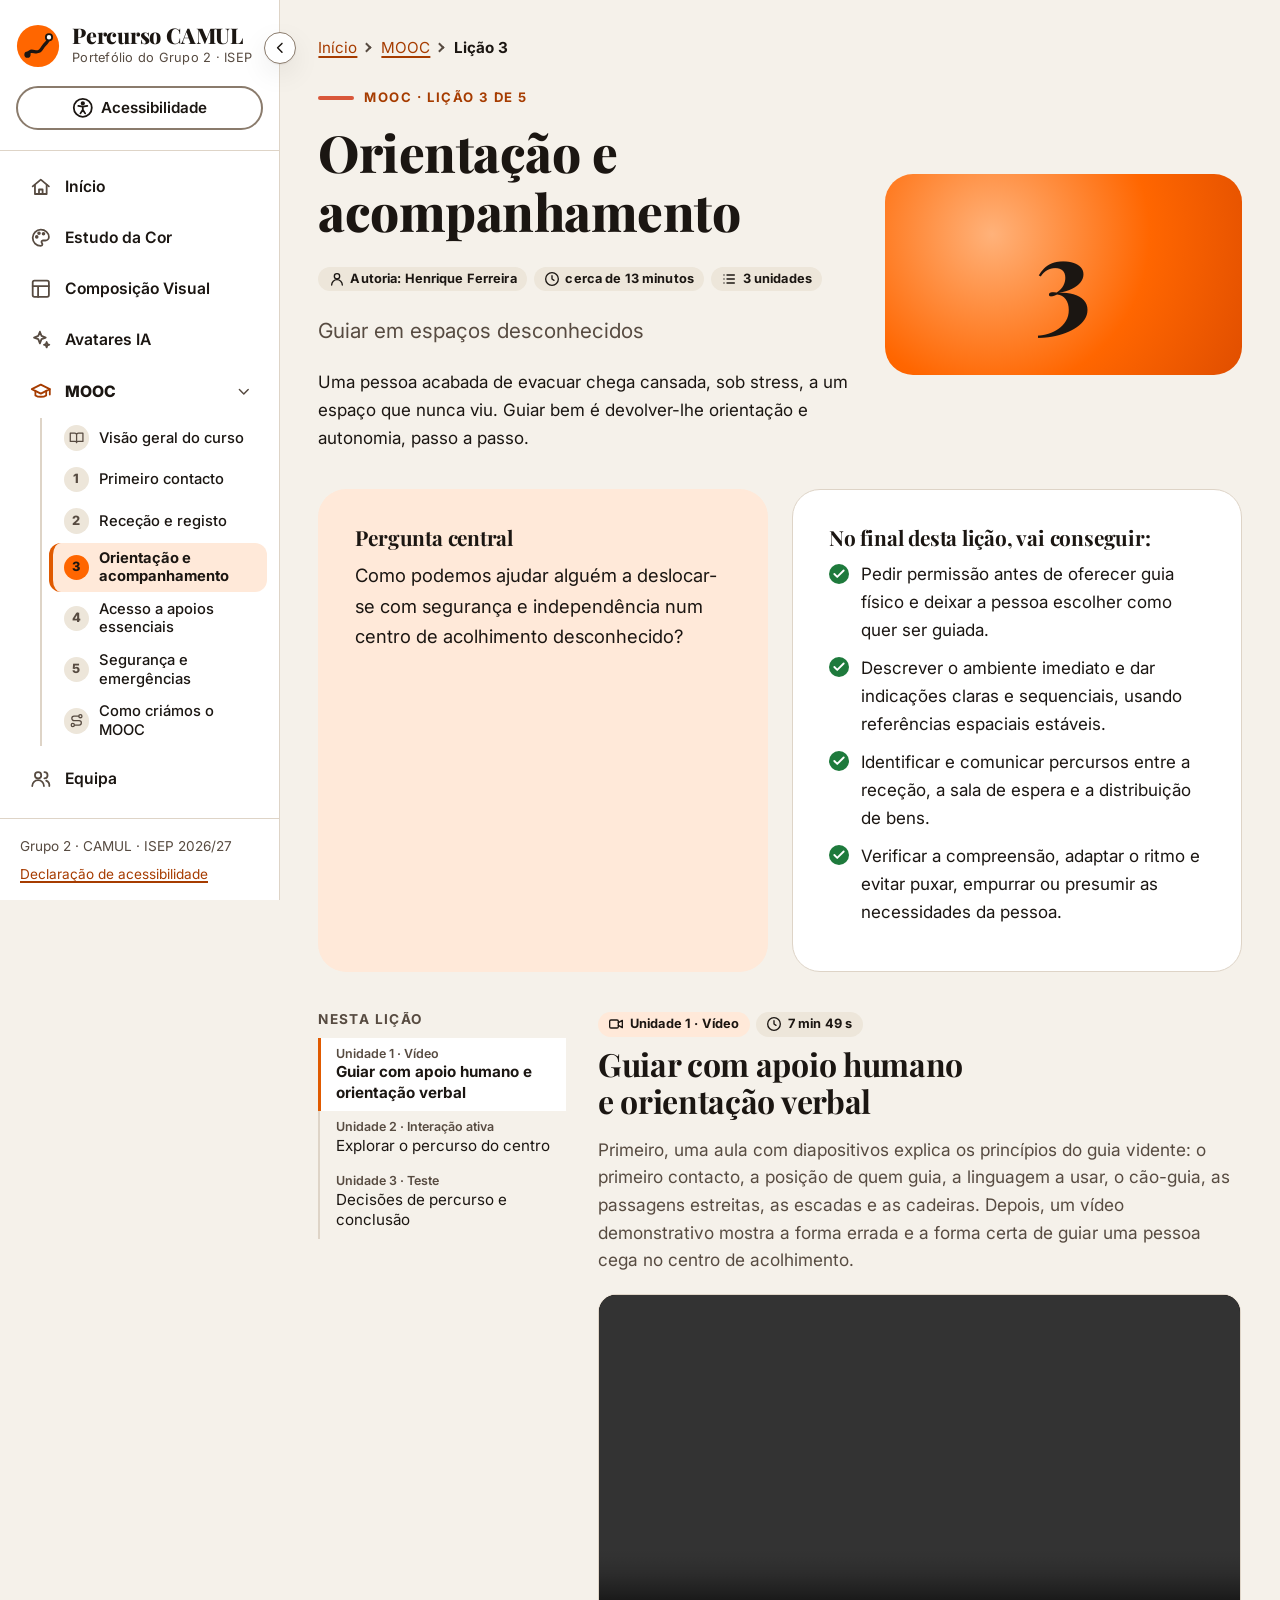
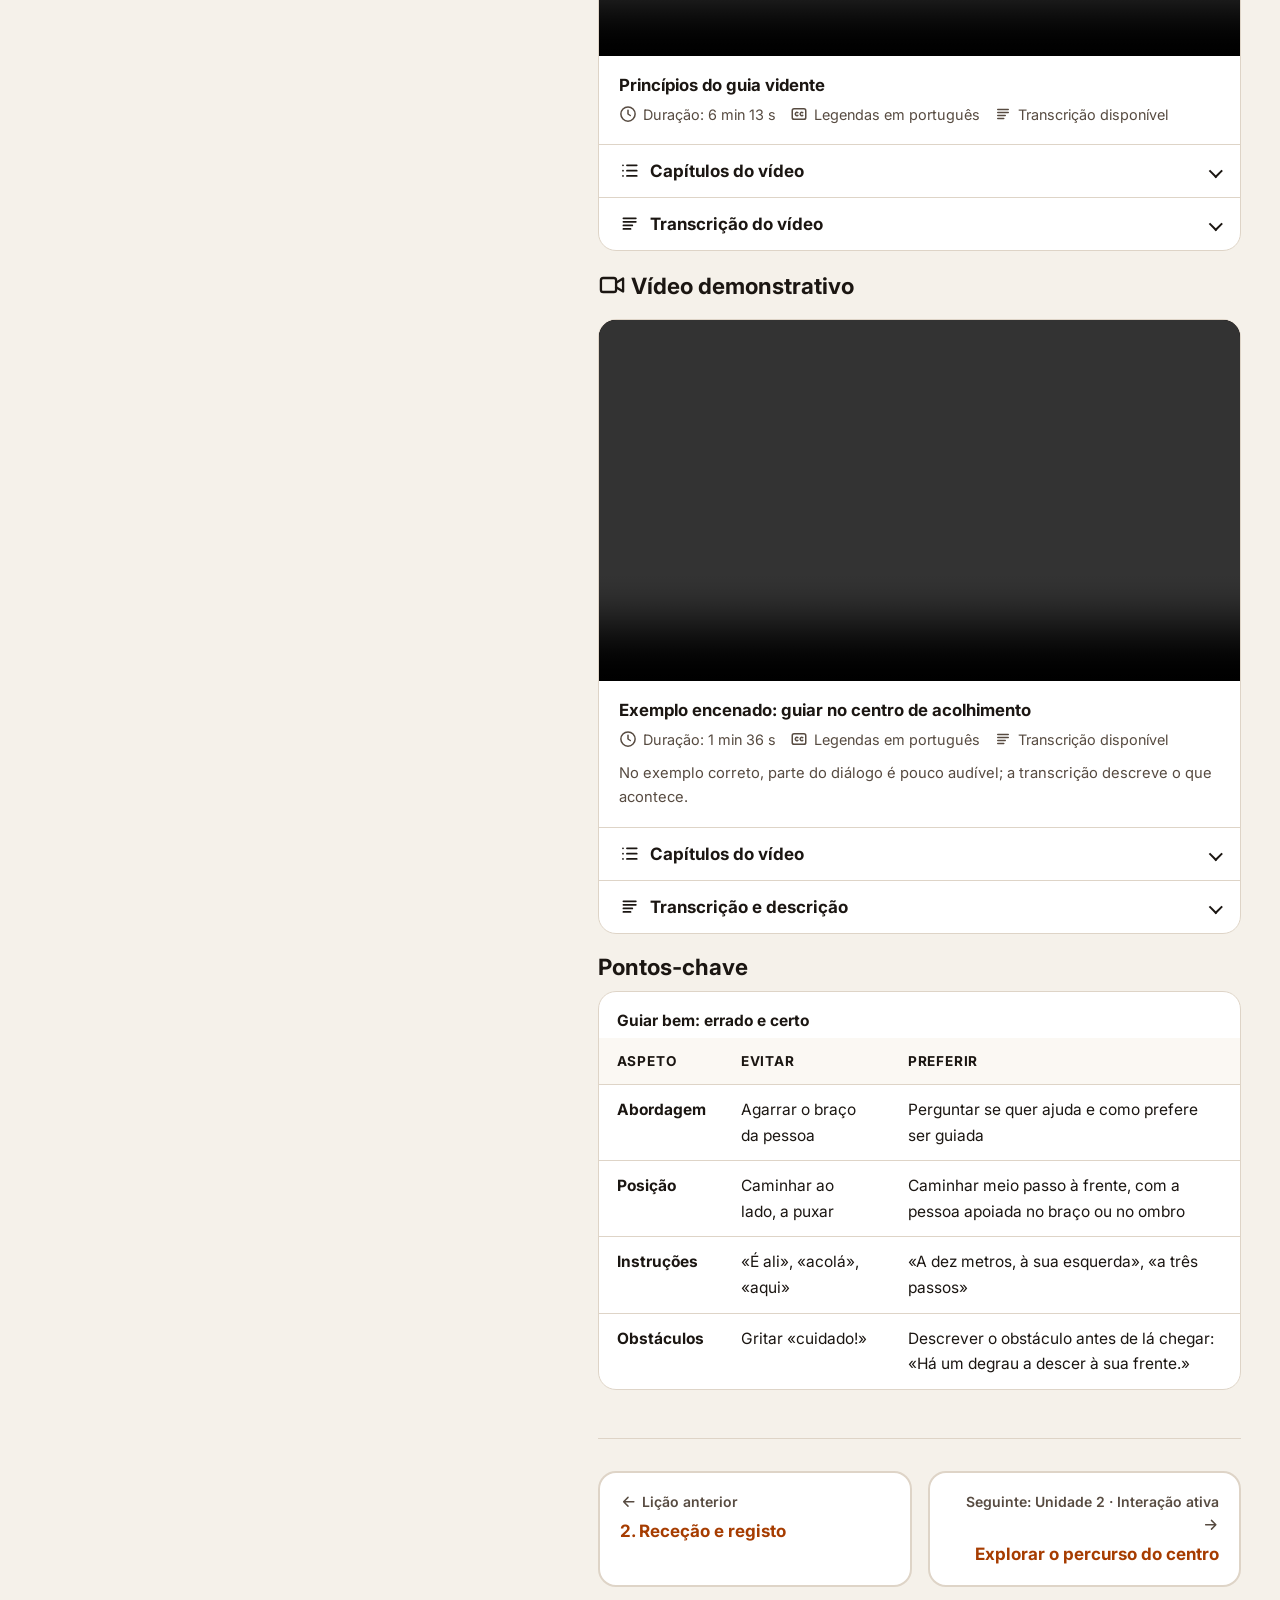
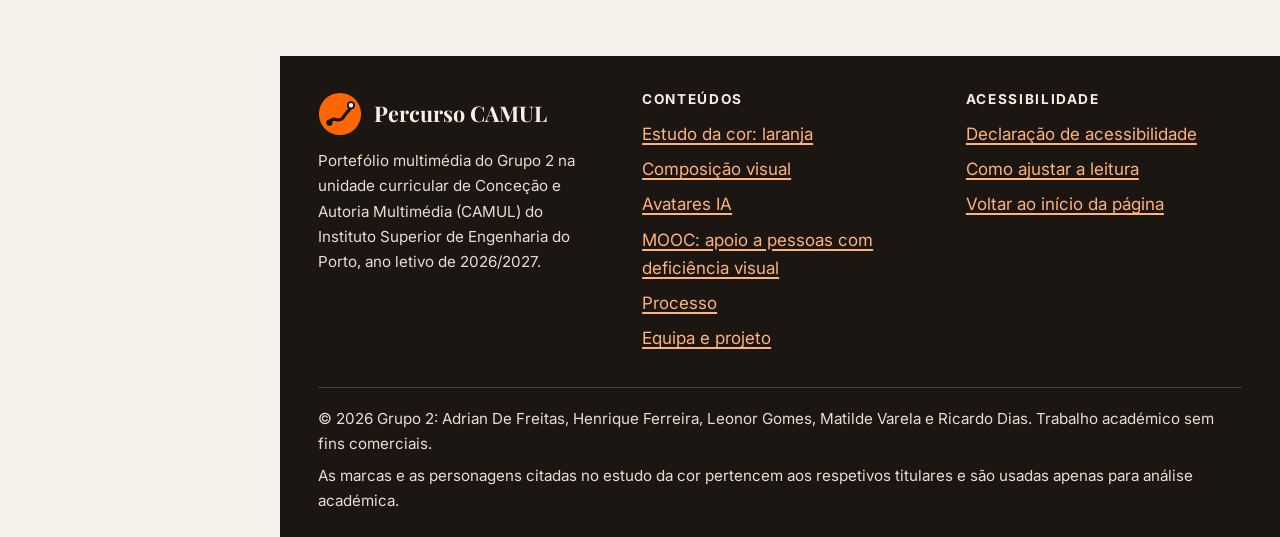
<file: licao-3.html>
<!doctype html>
<html lang="pt-PT">
<head>
  <meta charset="utf-8">
  <meta name="viewport" content="width=device-width, initial-scale=1">
  <title>Lição 3: Orientação e acompanhamento · MOOC · Percurso CAMUL</title>
  <meta name="description" content="Uma pessoa acabada de evacuar chega cansada, sob stress, a um espaço que nunca viu. Guiar bem é devolver-lhe orientação e autonomia, passo a passo.">
  <meta name="theme-color" content="#FF6600">
  <meta property="og:type" content="website">
  <meta property="og:locale" content="pt_PT">
  <meta property="og:site_name" content="Percurso CAMUL">
  <meta property="og:title" content="Lição 3: Orientação e acompanhamento · MOOC · Percurso CAMUL">
  <meta property="og:description" content="Uma pessoa acabada de evacuar chega cansada, sob stress, a um espaço que nunca viu. Guiar bem é devolver-lhe orientação e autonomia, passo a passo.">
  <link rel="icon" href="assets/img/favicon.svg" type="image/svg+xml">
  <link rel="preconnect" href="https://fonts.googleapis.com">
  <link rel="preconnect" href="https://fonts.gstatic.com" crossorigin>
  <link rel="stylesheet" href="https://fonts.googleapis.com/css2?family=Atkinson+Hyperlegible:ital,wght@0,400;0,700;1,400&amp;family=Inter:wght@300;400;500;600;700;800;900&amp;family=Playfair+Display:wght@600;700;800&amp;display=swap">
  <link rel="stylesheet" href="css/styles.css">
  <script>
    /* aplica as preferências guardadas antes de a página aparecer (evita «piscar») */
    (function () { var d = document.documentElement; d.classList.add('js'); try { var p = JSON.parse(localStorage.getItem('pc-prefs') || '{}'); for (var k in p) { if (p[k] && !/^(auto|md|padrao|normal)$/.test(p[k])) d.setAttribute('data-' + k, p[k]); } } catch (e) {} })();
  </script>
  <script src="js/site.js" defer></script>
  <script src="data/mooc.js" defer></script>
  <script src="data/quizzes.js" defer></script>
  <script src="js/media.js" defer></script>
  <script src="js/carousel.js" defer></script>
  <script src="js/quiz.js" defer></script>
  <script src="js/lesson.js" defer></script>
</head>
<body>
<a class="skip-link" href="#conteudo">Saltar para o conteúdo principal</a>

<!-- Ícones (SVG) usados em todo o site -->
<svg xmlns="http://www.w3.org/2000/svg" style="position:absolute;width:0;height:0;overflow:hidden" aria-hidden="true" focusable="false">
  <symbol id="i-menu" viewBox="0 0 24 24"><path d="M4 6h16M4 12h16M4 18h16"/></symbol>
  <symbol id="i-home" viewBox="0 0 24 24"><path d="M3 11.5 12 4l9 7.5"/><path d="M5.5 10v10h13V10"/><path d="M10 20v-5h4v5"/></symbol>
  <symbol id="i-a11y" viewBox="0 0 24 24"><circle cx="12" cy="12" r="10"/><circle cx="12" cy="7" r="1.4" fill="currentColor"/><path d="M7 9.8l5 1 5-1M12 10.8v3.4M12 14.2l-2.6 4M12 14.2l2.6 4"/></symbol>
  <symbol id="i-x" viewBox="0 0 24 24"><path d="M18 6 6 18M6 6l12 12"/></symbol>
  <symbol id="i-chevron-left" viewBox="0 0 24 24"><path d="m15 18-6-6 6-6"/></symbol>
  <symbol id="i-chevron-right" viewBox="0 0 24 24"><path d="m9 18 6-6-6-6"/></symbol>
  <symbol id="i-check" viewBox="0 0 24 24"><path d="M20 6 9 17l-5-5"/></symbol>
  <symbol id="i-check-circle" viewBox="0 0 24 24"><circle cx="12" cy="12" r="9.5"/><path d="m8 12.5 2.8 2.8L16.5 9.5"/></symbol>
  <symbol id="i-x-circle" viewBox="0 0 24 24"><circle cx="12" cy="12" r="9.5"/><path d="m15 9-6 6M9 9l6 6"/></symbol>
  <symbol id="i-alert" viewBox="0 0 24 24"><path d="M12 3.5 2.5 20h19z"/><path d="M12 10v4.5M12 17.2h.01"/></symbol>
  <symbol id="i-info" viewBox="0 0 24 24"><circle cx="12" cy="12" r="9.5"/><path d="M12 11v6M12 7.5h.01"/></symbol>
  <symbol id="i-download" viewBox="0 0 24 24"><path d="M12 3v12M7 10l5 5 5-5M4 20h16"/></symbol>
  <symbol id="i-external" viewBox="0 0 24 24"><path d="M14 4h6v6M20 4l-9 9M18 14v5a1 1 0 0 1-1 1H5a1 1 0 0 1-1-1V7a1 1 0 0 1 1-1h5"/></symbol>
  <symbol id="i-expand" viewBox="0 0 24 24"><path d="M4 9V4h5M20 9V4h-5M4 15v5h5M20 15v5h-5"/></symbol>
  <symbol id="i-clock" viewBox="0 0 24 24"><circle cx="12" cy="12" r="9.5"/><path d="M12 7v5l3 2"/></symbol>
  <symbol id="i-cc" viewBox="0 0 24 24"><rect x="3" y="5" width="18" height="14" rx="2.5"/><path d="M10.5 10.2a2.2 2.2 0 1 0 0 3.6M17 10.2a2.2 2.2 0 1 0 0 3.6"/></symbol>
  <symbol id="i-text" viewBox="0 0 24 24"><path d="M5 6h14M5 10h14M5 14h10M5 18h8"/></symbol>
  <symbol id="i-list" viewBox="0 0 24 24"><path d="M9 6h11M9 12h11M9 18h11M4.5 6h.01M4.5 12h.01M4.5 18h.01"/></symbol>
  <symbol id="i-list-check" viewBox="0 0 24 24"><path d="m3.5 6 1.5 1.5L8 4.5M3.5 13l1.5 1.5L8 11.5M11 6h9M11 13h9M11 19h9"/></symbol>
  <symbol id="i-circle-dot" viewBox="0 0 24 24"><circle cx="12" cy="12" r="9.5"/><circle cx="12" cy="12" r="3.5" fill="currentColor"/></symbol>
  <symbol id="i-sparkles" viewBox="0 0 24 24"><path d="M11 3l1.8 4.7 4.7 1.8-4.7 1.8L11 16l-1.8-4.7L4.5 9.5l4.7-1.8z"/><path d="M18.5 14.5l.8 2.2 2.2.8-2.2.8-.8 2.2-.8-2.2-2.2-.8 2.2-.8z"/></symbol>
  <symbol id="i-video" viewBox="0 0 24 24"><rect x="2.5" y="6" width="13" height="12" rx="2"/><path d="m15.5 10 6-3.5v11l-6-3.5"/></symbol>
  <symbol id="i-cube" viewBox="0 0 24 24"><path d="M12 2.5 21 7.5v9L12 21.5 3 16.5v-9z"/><path d="M3 7.5l9 5 9-5M12 12.5v9"/></symbol>
  <symbol id="i-quiz" viewBox="0 0 24 24"><circle cx="12" cy="12" r="9.5"/><path d="M9.5 9.2a2.6 2.6 0 0 1 5 1c0 1.8-2.5 2.2-2.5 3.8M12 17h.01"/></symbol>
  <symbol id="i-user" viewBox="0 0 24 24"><circle cx="12" cy="8" r="4"/><path d="M4 21a8 8 0 0 1 16 0"/></symbol>
  <symbol id="i-users" viewBox="0 0 24 24"><circle cx="9" cy="8" r="3.5"/><path d="M2.5 20a6.5 6.5 0 0 1 13 0M16 4.5a3.5 3.5 0 0 1 0 7M18 14a6 6 0 0 1 3.5 6"/></symbol>
  <symbol id="i-file" viewBox="0 0 24 24"><path d="M14 3H7a2 2 0 0 0-2 2v14a2 2 0 0 0 2 2h10a2 2 0 0 0 2-2V8z"/><path d="M14 3v5h5M9 13h6M9 17h6"/></symbol>
  <symbol id="i-slides" viewBox="0 0 24 24"><rect x="3" y="4" width="18" height="12" rx="2"/><path d="M12 16v4M8 20h8"/></symbol>
  <symbol id="i-arrow-right" viewBox="0 0 24 24"><path d="M5 12h14M13 6l6 6-6 6"/></symbol>
  <symbol id="i-arrow-left" viewBox="0 0 24 24"><path d="M19 12H5M11 6l-6 6 6 6"/></symbol>
  <symbol id="i-arrow-up" viewBox="0 0 24 24"><path d="M12 19V5M6 11l6-6 6 6"/></symbol>
  <symbol id="i-rotate" viewBox="0 0 24 24"><path d="M3 12a9 9 0 1 0 3-6.7L3 8"/><path d="M3 3v5h5"/></symbol>
  <symbol id="i-play" viewBox="0 0 24 24"><path d="M7 4.5v15l12-7.5z"/></symbol>
  <symbol id="i-palette" viewBox="0 0 24 24"><path d="M12 3a9 9 0 0 0 0 18c1.2 0 1.8-.8 1.8-1.7 0-1.3-1-1.6-1-2.6 0-.9.7-1.7 1.7-1.7H17a4 4 0 0 0 4-4C21 6.6 17 3 12 3z"/><circle cx="7.5" cy="11" r="1"/><circle cx="10" cy="7" r="1"/><circle cx="15" cy="7.5" r="1"/></symbol>
  <symbol id="i-layout" viewBox="0 0 24 24"><rect x="3" y="3" width="18" height="18" rx="2"/><path d="M3 9h18M9 9v12"/></symbol>
  <symbol id="i-grid" viewBox="0 0 24 24"><rect x="3" y="3" width="18" height="18" rx="2"/><path d="M9 3v18M15 3v18M3 9h18M3 15h18"/></symbol>
  <symbol id="i-columns" viewBox="0 0 24 24"><rect x="3" y="3" width="18" height="18" rx="2"/><path d="M12 3v18"/></symbol>
  <symbol id="i-space" viewBox="0 0 24 24"><circle cx="12" cy="12" r="9.5"/><path d="M12 2.5a4.75 4.75 0 0 1 0 9.5 4.75 4.75 0 0 0 0 9.5"/></symbol>
  <symbol id="i-type" viewBox="0 0 24 24"><path d="M4 7V5h16v2M9 19h6M12 5v14"/></symbol>
  <symbol id="i-scales" viewBox="0 0 24 24"><path d="M12 3v18M7 21h10M5 7h14M5 7l-3 6a3 3 0 0 0 6 0zM19 7l-3 6a3 3 0 0 0 6 0z"/></symbol>
  <symbol id="i-route" viewBox="0 0 24 24"><circle cx="6" cy="19" r="2.5"/><circle cx="18" cy="5" r="2.5"/><path d="M8.5 19H16a3.5 3.5 0 0 0 0-7H8a3.5 3.5 0 0 1 0-7h7.5"/></symbol>
  <symbol id="i-book" viewBox="0 0 24 24"><path d="M2 5h7a3 3 0 0 1 3 3v12a2 2 0 0 0-2-2H2zM22 5h-7a3 3 0 0 0-3 3v12a2 2 0 0 1 2-2h8z"/></symbol>
  <symbol id="i-eye" viewBox="0 0 24 24"><path d="M2 12s3.5-7 10-7 10 7 10 7-3.5 7-10 7S2 12 2 12z"/><circle cx="12" cy="12" r="3"/></symbol>
  <symbol id="i-keyboard" viewBox="0 0 24 24"><rect x="2" y="6" width="20" height="12" rx="2"/><path d="M6 10h.01M10 10h.01M14 10h.01M18 10h.01M7 14h10"/></symbol>
  <symbol id="i-graduation" viewBox="0 0 24 24"><path d="M2 9l10-5 10 5-10 5z"/><path d="M6 11v5c3 2 9 2 12 0v-5M22 9v6"/></symbol>
  <symbol id="i-globe" viewBox="0 0 24 24"><circle cx="12" cy="12" r="9.5"/><path d="M2.5 12h19M12 2.5c2.5 2.8 3.8 6 3.8 9.5s-1.3 6.7-3.8 9.5c-2.5-2.8-3.8-6-3.8-9.5S9.5 5.3 12 2.5z"/></symbol>
  <symbol id="i-heart" viewBox="0 0 24 24"><path d="M12 20s-7.5-4.6-9.3-9.2C1.4 7.4 3.6 4 7 4c2 0 3.3 1.1 5 3 1.7-1.9 3-3 5-3 3.4 0 5.6 3.4 4.3 6.8C19.5 15.4 12 20 12 20z"/></symbol>
  <symbol id="i-calendar" viewBox="0 0 24 24"><rect x="3" y="5" width="18" height="16" rx="2"/><path d="M3 10h18M8 3v4M16 3v4"/></symbol>
  <symbol id="i-flask" viewBox="0 0 24 24"><path d="M9 3h6M10 3v6l-5.5 9.5A1.6 1.6 0 0 0 5.9 21h12.2a1.6 1.6 0 0 0 1.4-2.5L14 9V3"/><path d="M7.5 15h9"/></symbol>
  <symbol id="i-target" viewBox="0 0 24 24"><circle cx="12" cy="12" r="9.5"/><circle cx="12" cy="12" r="5.5"/><circle cx="12" cy="12" r="1.5"/></symbol>
  <symbol id="i-pen" viewBox="0 0 24 24"><path d="M4 20h4L19 9a2.8 2.8 0 0 0-4-4L4 16z"/><path d="M13.5 6.5l4 4"/></symbol>
  <symbol id="i-contrast" viewBox="0 0 24 24"><circle cx="12" cy="12" r="9.5"/><path d="M12 2.5a9.5 9.5 0 0 1 0 19z" fill="currentColor"/></symbol>
  <symbol id="i-align" viewBox="0 0 24 24"><path d="M4 5h16M4 10h10M4 15h16M4 20h10"/></symbol>
  <symbol id="i-wave" viewBox="0 0 24 24"><path d="M2 12c2.5-5 5-5 7.5 0s5 5 7.5 0 3.5-3.5 5-2"/></symbol>
  <symbol id="i-dots" viewBox="0 0 24 24"><circle cx="6" cy="6" r="1.4"/><circle cx="12" cy="6" r="1.4"/><circle cx="18" cy="6" r="1.4"/><circle cx="6" cy="12" r="1.4"/><circle cx="12" cy="12" r="1.4"/><circle cx="18" cy="12" r="1.4"/><circle cx="6" cy="18" r="1.4"/><circle cx="12" cy="18" r="1.4"/><circle cx="18" cy="18" r="1.4"/></symbol>
  <symbol id="i-puzzle" viewBox="0 0 24 24"><path d="M10 3.5a2 2 0 1 1 4 0V5h4a1 1 0 0 1 1 1v4h-1.5a2 2 0 1 0 0 4H19v4a1 1 0 0 1-1 1h-4v-1.5a2 2 0 1 0-4 0V19H6a1 1 0 0 1-1-1v-4h1.5a2 2 0 1 0 0-4H5V6a1 1 0 0 1 1-1h4z"/></symbol>
  <symbol id="i-maximize" viewBox="0 0 24 24"><path d="M15 3h6v6M9 21H3v-6M21 3l-7 7M3 21l7-7"/></symbol>
</svg>

<div class="app">
<header class="site-header" id="topo" tabindex="-1">
  <div class="sidebar-top">
    <button type="button" class="sidebar-toggle" id="btn-sidebar" hidden><svg class="icon" aria-hidden="true" focusable="false"><use href="#i-chevron-left"></use></svg><span class="visually-hidden" data-sidebar-label>Recolher o menu lateral</span></button>
    <a class="brand" href="index.html">
      <svg class="brand-mark" viewBox="0 0 48 48" aria-hidden="true" focusable="false"><circle cx="24" cy="24" r="23" fill="#FF6600"/><path d="M12.5 33.5c4-9 10.5 2 15.5-6.5s7.5-6 8-12.5" fill="none" stroke="#1B1612" stroke-width="3.6" stroke-linecap="round"/><circle cx="12.5" cy="33.5" r="3.4" fill="#1B1612"/><circle cx="36" cy="14.5" r="3.4" fill="#FFFFFF" stroke="#1B1612" stroke-width="2"/></svg>
      <span><span class="brand-name">Percurso CAMUL</span><span class="brand-sub">Portefólio do Grupo 2 · ISEP</span></span>
    </a>
    <div class="tools">
      <button type="button" class="tool-btn" id="btn-acessibilidade" aria-expanded="false" aria-controls="painel-acessibilidade" hidden>
        <svg class="icon" aria-hidden="true" focusable="false"><use href="#i-a11y"></use></svg><span class="tool-label">Acessibilidade</span>
      </button>
      <div id="painel-acessibilidade" class="a11y-panel" role="region" aria-labelledby="painel-acessibilidade-titulo" hidden>
        <h2 id="painel-acessibilidade-titulo">Preferências de leitura</h2>
        <p>Ajuste a página às suas necessidades. As escolhas ficam guardadas neste navegador.</p>
        <fieldset>
          <legend>Tamanho do texto</legend>
          <div class="seg">
            <label><input type="radio" name="text" value="md"><span>100%</span></label>
            <label><input type="radio" name="text" value="lg"><span>112%</span></label>
            <label><input type="radio" name="text" value="xl"><span>125%</span></label>
            <label><input type="radio" name="text" value="xxl"><span>150%</span></label>
          </div>
        </fieldset>
        <fieldset>
          <legend>Cores</legend>
          <div class="seg">
            <label><input type="radio" name="theme" value="auto"><span>Automático</span></label>
            <label><input type="radio" name="theme" value="light"><span>Claro</span></label>
            <label><input type="radio" name="theme" value="dark"><span>Escuro</span></label>
            <label><input type="radio" name="theme" value="contrast"><span>Alto contraste</span></label>
          </div>
        </fieldset>
        <fieldset>
          <legend>Leitura e movimento</legend>
          <label class="check-row"><input type="checkbox" name="font" value="legivel"><span><strong>Letra de leitura fácil</strong><small>Atkinson Hyperlegible, desenhada para pessoas com baixa visão</small></span></label>
          <label class="check-row"><input type="checkbox" name="spacing" value="amplo"><span><strong>Mais espaço entre letras e linhas</strong><small>Ajuda na leitura com baixa visão ou dislexia</small></span></label>
          <label class="check-row"><input type="checkbox" name="links" value="sublinhado"><span><strong>Destacar todas as ligações</strong><small>Sublinhado e negrito em todas as ligações</small></span></label>
          <label class="check-row"><input type="checkbox" name="motion" value="reduzido"><span><strong>Reduzir animações</strong><small>Desliga transições e movimentos</small></span></label>
        </fieldset>
        <p class="visually-hidden" role="status" data-a11y-status></p>
        <div class="panel-actions">
          <button type="button" class="btn btn-quiet btn-sm" data-a11y-reset>Repor predefinições</button>
          <button type="button" class="btn btn-secondary btn-sm" data-a11y-close>Fechar</button>
        </div>
        <p style="font-size:.88rem;margin:.75rem 0 0"><a href="acessibilidade.html">Declaração de acessibilidade</a></p>
      </div>
      <button type="button" class="tool-btn nav-toggle" id="btn-menu" aria-expanded="false" aria-controls="menu-principal">
        <svg class="icon" aria-hidden="true" focusable="false"><use href="#i-menu"></use></svg><span class="tool-label">Menu</span>
      </button>
    </div>
  </div>
  <div class="sidebar-scroll">
  <nav class="site-nav" id="menu-principal" aria-label="Principal">
    <ul>
      <li><a href="index.html"><svg class="icon" aria-hidden="true" focusable="false"><use href="#i-home"></use></svg><span>Início</span></a></li>
      <li><a href="cor.html"><svg class="icon" aria-hidden="true" focusable="false"><use href="#i-palette"></use></svg><span>Estudo da Cor</span></a></li>
      <li><a href="composicao.html"><svg class="icon" aria-hidden="true" focusable="false"><use href="#i-layout"></use></svg><span>Composição Visual</span></a></li>
      <li><a href="avatares.html"><svg class="icon" aria-hidden="true" focusable="false"><use href="#i-sparkles"></use></svg><span>Avatares IA</span></a></li>
      <li class="nav-group">
        <details open>
          <summary><svg class="icon" aria-hidden="true" focusable="false"><use href="#i-graduation"></use></svg><span>MOOC</span><svg class="icon nav-chevron" aria-hidden="true" focusable="false"><use href="#i-chevron-right"></use></svg></summary>
          <ul class="subnav">
            <li><a href="mooc.html"><span class="subnav-num"><svg class="icon" aria-hidden="true" focusable="false"><use href="#i-book"></use></svg></span><span>Visão geral do curso</span></a></li>
            <li><a href="licao-1.html"><span class="subnav-num" aria-hidden="true">1</span><span><span class="visually-hidden">Lição 1: </span>Primeiro contacto</span></a></li>
            <li><a href="licao-2.html"><span class="subnav-num" aria-hidden="true">2</span><span><span class="visually-hidden">Lição 2: </span>Receção e registo</span></a></li>
            <li><a href="licao-3.html" aria-current="page"><span class="subnav-num" aria-hidden="true">3</span><span><span class="visually-hidden">Lição 3: </span>Orientação e acompanhamento</span></a></li>
            <li><a href="licao-4.html"><span class="subnav-num" aria-hidden="true">4</span><span><span class="visually-hidden">Lição 4: </span>Acesso a apoios essenciais</span></a></li>
            <li><a href="licao-5.html"><span class="subnav-num" aria-hidden="true">5</span><span><span class="visually-hidden">Lição 5: </span>Segurança e emergências</span></a></li>
            <li><a href="processo.html"><span class="subnav-num"><svg class="icon" aria-hidden="true" focusable="false"><use href="#i-route"></use></svg></span><span>Como criámos o MOOC</span></a></li>
          </ul>
        </details>
      </li>
      <li><a href="equipa.html"><svg class="icon" aria-hidden="true" focusable="false"><use href="#i-users"></use></svg><span>Equipa</span></a></li>
    </ul>
  </nav>
  <div class="sidebar-foot">
    <p>Grupo 2 · CAMUL · ISEP 2026/27</p>
    <p><a href="acessibilidade.html">Declaração de acessibilidade</a></p>
  </div>
  </div>
</header>

<div class="page">
<main id="conteudo" tabindex="-1">
<div id="licao-app" data-licao="3">
  <div class="container section">
    <p>A carregar a Lição 3: Orientação e acompanhamento…</p>
    <noscript><p>Esta página precisa de JavaScript para mostrar a lição. Pode descarregar os materiais na <a href="mooc.html">página do MOOC</a>.</p></noscript>
  </div>
</div>

</main>

<footer class="site-footer">
  <div class="container">
    <div class="footer-grid">
      <div>
        <div class="footer-brand"><svg class="brand-mark" viewBox="0 0 48 48" aria-hidden="true" focusable="false"><circle cx="24" cy="24" r="23" fill="#FF6600"/><path d="M12.5 33.5c4-9 10.5 2 15.5-6.5s7.5-6 8-12.5" fill="none" stroke="#1B1612" stroke-width="3.6" stroke-linecap="round"/><circle cx="12.5" cy="33.5" r="3.4" fill="#1B1612"/><circle cx="36" cy="14.5" r="3.4" fill="#FFFFFF" stroke="#1B1612" stroke-width="2"/></svg><strong>Percurso CAMUL</strong></div>
        <p>Portefólio multimédia do Grupo 2 na unidade curricular de Conceção e Autoria Multimédia (CAMUL) do Instituto Superior de Engenharia do Porto, ano letivo de 2026/2027.</p>
      </div>
      <nav aria-label="Rodapé">
        <h2>Conteúdos</h2>
        <ul>
          <li><a href="cor.html">Estudo da cor: laranja</a></li>
          <li><a href="composicao.html">Composição visual</a></li>
          <li><a href="avatares.html">Avatares IA</a></li>
          <li><a href="mooc.html">MOOC: apoio a pessoas com deficiência visual</a></li>
          <li><a href="processo.html">Processo</a></li>
          <li><a href="equipa.html">Equipa e projeto</a></li>
        </ul>
      </nav>
      <div>
        <h2>Acessibilidade</h2>
        <ul>
          <li><a href="acessibilidade.html">Declaração de acessibilidade</a></li>
          <li><a href="acessibilidade.html#como-usar">Como ajustar a leitura</a></li>
          <li><a href="#conteudo">Voltar ao início da página</a></li>
        </ul>
      </div>
    </div>
    <div class="footer-bottom">
      <p>© 2026 Grupo 2: Adrian De Freitas, Henrique Ferreira, Leonor Gomes, Matilde Varela e Ricardo Dias. Trabalho académico sem fins comerciais.</p>
      <p>As marcas e as personagens citadas no estudo da cor pertencem aos respetivos titulares e são usadas apenas para análise académica.</p>
    </div>
  </div>
</footer>
</div>
</div>
</body>
</html>
</file>
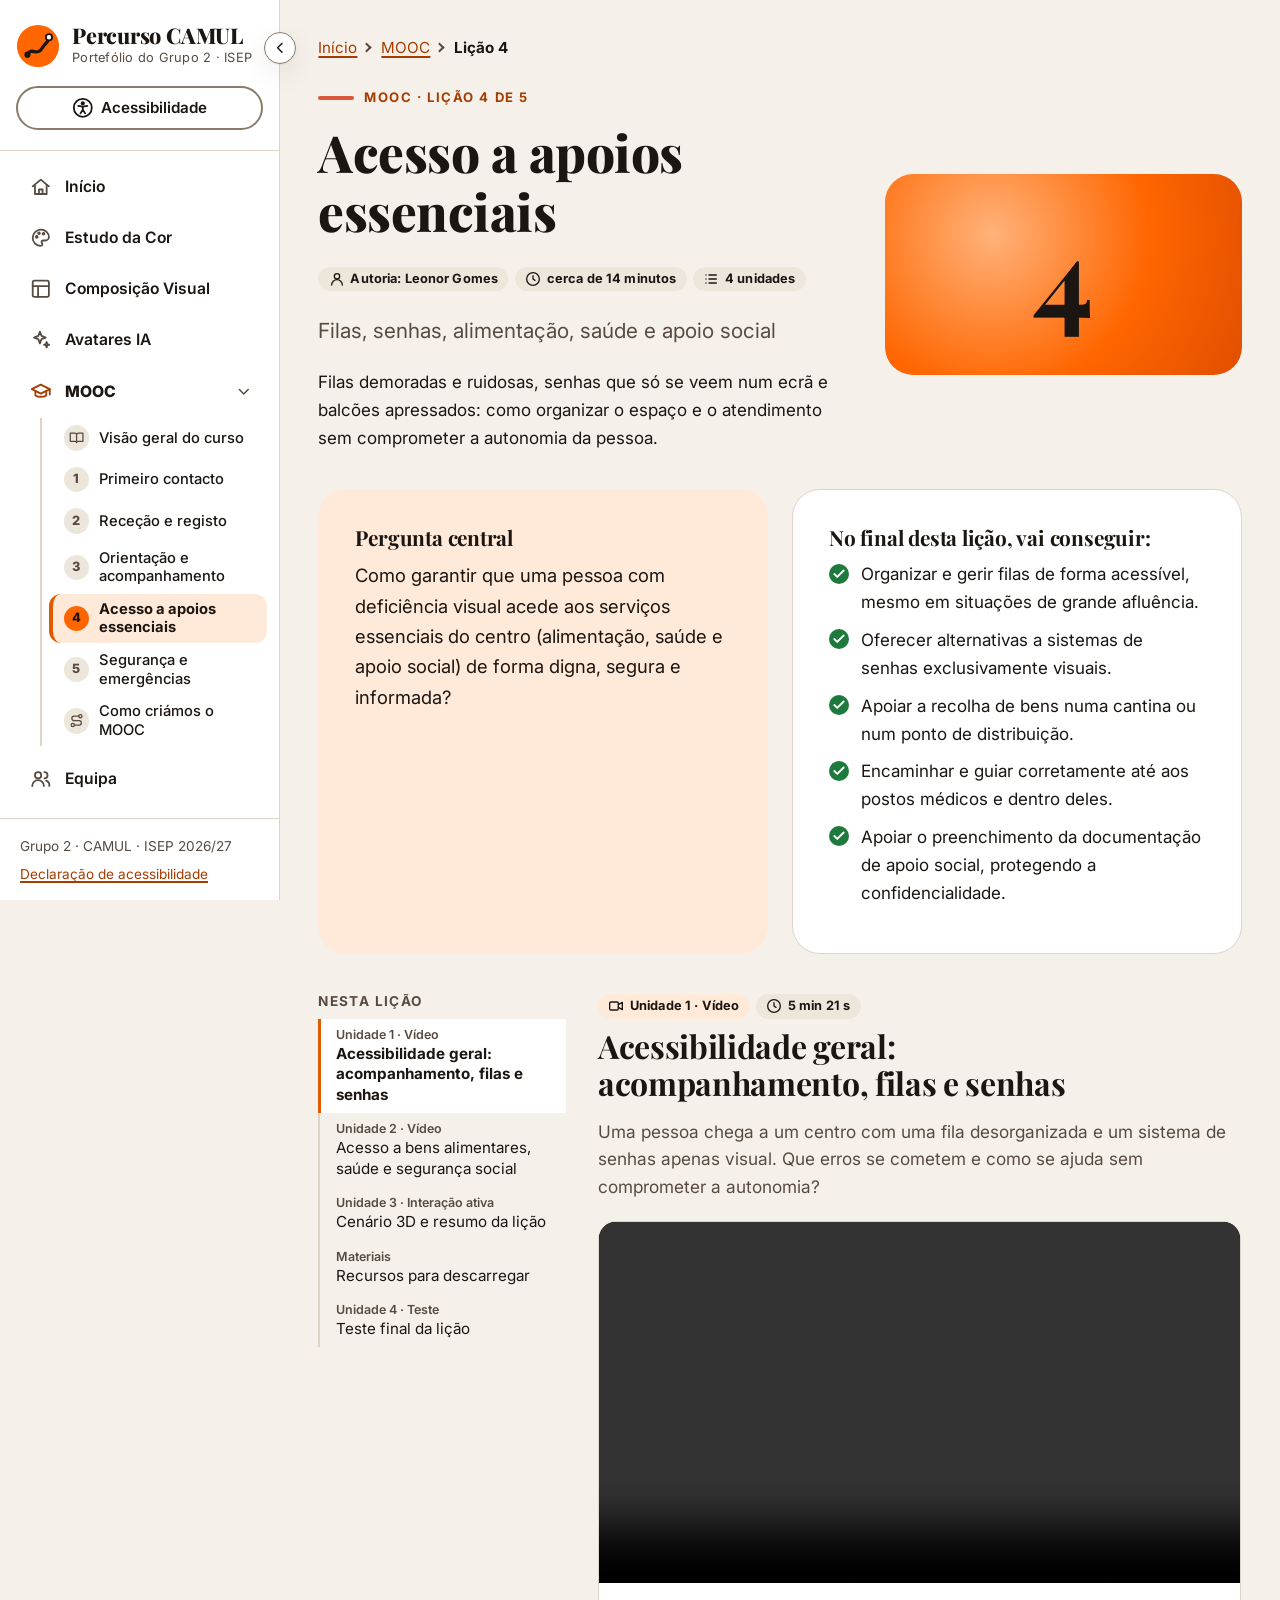
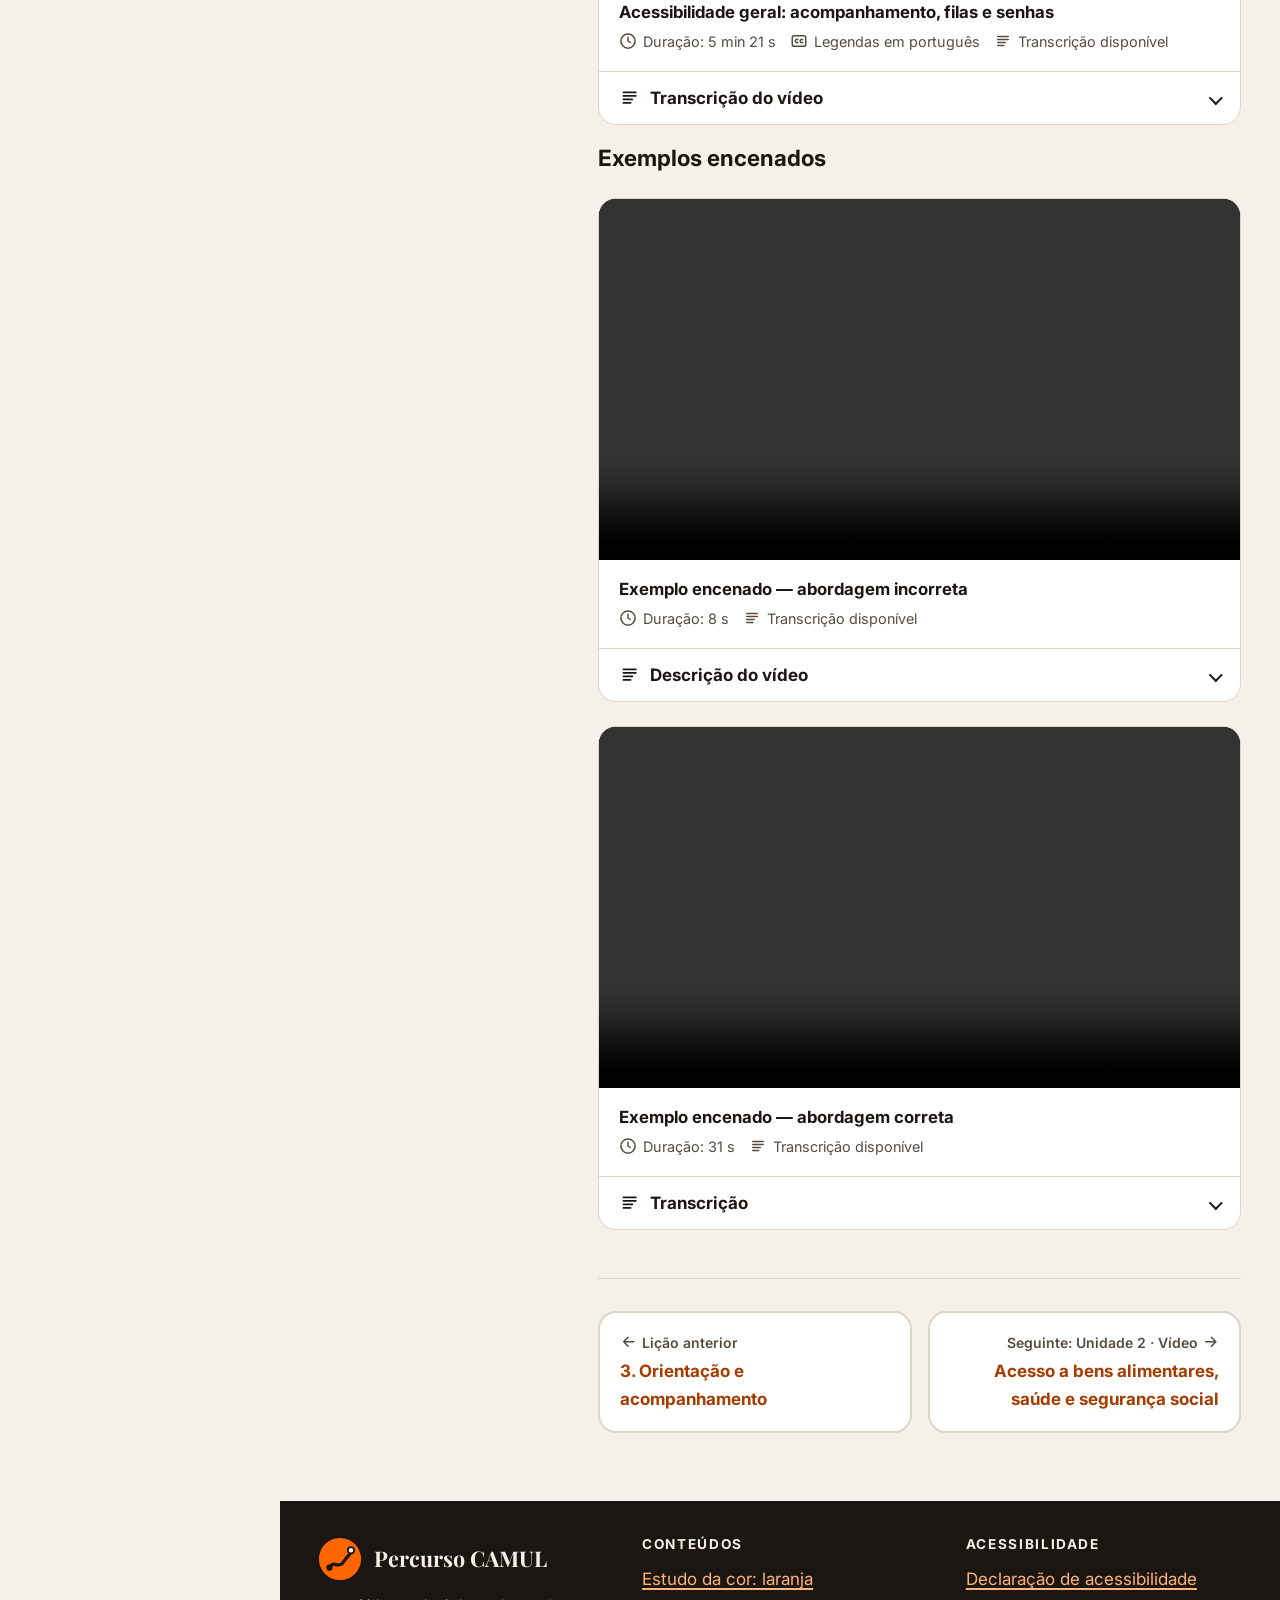
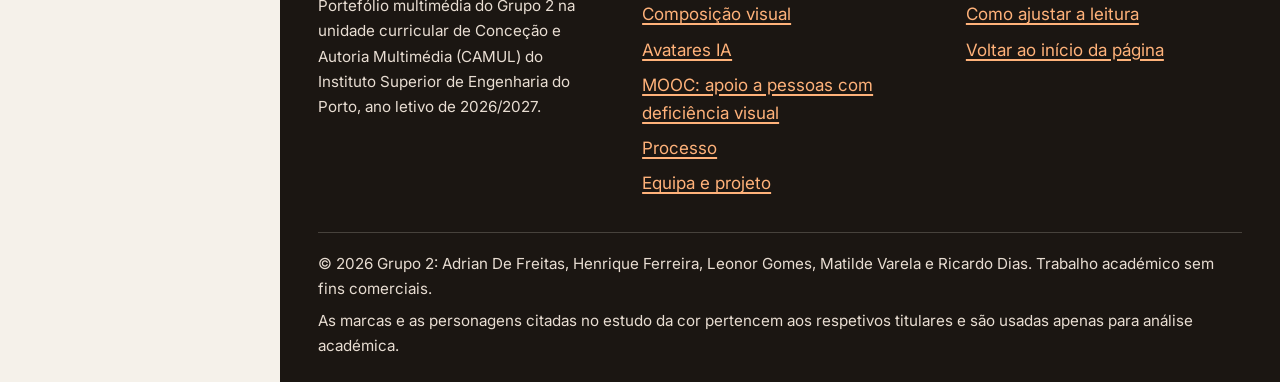
<file: licao-4.html>
<!doctype html>
<html lang="pt-PT">
<head>
  <meta charset="utf-8">
  <meta name="viewport" content="width=device-width, initial-scale=1">
  <title>Lição 4: Acesso a apoios essenciais · MOOC · Percurso CAMUL</title>
  <meta name="description" content="Filas demoradas e ruidosas, senhas que só se veem num ecrã e balcões apressados: como organizar o espaço e o atendimento sem comprometer a autonomia da pessoa.">
  <meta name="theme-color" content="#FF6600">
  <meta property="og:type" content="website">
  <meta property="og:locale" content="pt_PT">
  <meta property="og:site_name" content="Percurso CAMUL">
  <meta property="og:title" content="Lição 4: Acesso a apoios essenciais · MOOC · Percurso CAMUL">
  <meta property="og:description" content="Filas demoradas e ruidosas, senhas que só se veem num ecrã e balcões apressados: como organizar o espaço e o atendimento sem comprometer a autonomia da pessoa.">
  <link rel="icon" href="assets/img/favicon.svg" type="image/svg+xml">
  <link rel="preconnect" href="https://fonts.googleapis.com">
  <link rel="preconnect" href="https://fonts.gstatic.com" crossorigin>
  <link rel="stylesheet" href="https://fonts.googleapis.com/css2?family=Atkinson+Hyperlegible:ital,wght@0,400;0,700;1,400&amp;family=Inter:wght@300;400;500;600;700;800;900&amp;family=Playfair+Display:wght@600;700;800&amp;display=swap">
  <link rel="stylesheet" href="css/styles.css">
  <script>
    /* aplica as preferências guardadas antes de a página aparecer (evita «piscar») */
    (function () { var d = document.documentElement; d.classList.add('js'); try { var p = JSON.parse(localStorage.getItem('pc-prefs') || '{}'); for (var k in p) { if (p[k] && !/^(auto|md|padrao|normal)$/.test(p[k])) d.setAttribute('data-' + k, p[k]); } } catch (e) {} })();
  </script>
  <script src="js/site.js" defer></script>
  <script src="data/mooc.js" defer></script>
  <script src="data/quizzes.js" defer></script>
  <script src="js/media.js" defer></script>
  <script src="js/carousel.js" defer></script>
  <script src="js/quiz.js" defer></script>
  <script src="js/lesson.js" defer></script>
</head>
<body>
<a class="skip-link" href="#conteudo">Saltar para o conteúdo principal</a>

<!-- Ícones (SVG) usados em todo o site -->
<svg xmlns="http://www.w3.org/2000/svg" style="position:absolute;width:0;height:0;overflow:hidden" aria-hidden="true" focusable="false">
  <symbol id="i-menu" viewBox="0 0 24 24"><path d="M4 6h16M4 12h16M4 18h16"/></symbol>
  <symbol id="i-home" viewBox="0 0 24 24"><path d="M3 11.5 12 4l9 7.5"/><path d="M5.5 10v10h13V10"/><path d="M10 20v-5h4v5"/></symbol>
  <symbol id="i-a11y" viewBox="0 0 24 24"><circle cx="12" cy="12" r="10"/><circle cx="12" cy="7" r="1.4" fill="currentColor"/><path d="M7 9.8l5 1 5-1M12 10.8v3.4M12 14.2l-2.6 4M12 14.2l2.6 4"/></symbol>
  <symbol id="i-x" viewBox="0 0 24 24"><path d="M18 6 6 18M6 6l12 12"/></symbol>
  <symbol id="i-chevron-left" viewBox="0 0 24 24"><path d="m15 18-6-6 6-6"/></symbol>
  <symbol id="i-chevron-right" viewBox="0 0 24 24"><path d="m9 18 6-6-6-6"/></symbol>
  <symbol id="i-check" viewBox="0 0 24 24"><path d="M20 6 9 17l-5-5"/></symbol>
  <symbol id="i-check-circle" viewBox="0 0 24 24"><circle cx="12" cy="12" r="9.5"/><path d="m8 12.5 2.8 2.8L16.5 9.5"/></symbol>
  <symbol id="i-x-circle" viewBox="0 0 24 24"><circle cx="12" cy="12" r="9.5"/><path d="m15 9-6 6M9 9l6 6"/></symbol>
  <symbol id="i-alert" viewBox="0 0 24 24"><path d="M12 3.5 2.5 20h19z"/><path d="M12 10v4.5M12 17.2h.01"/></symbol>
  <symbol id="i-info" viewBox="0 0 24 24"><circle cx="12" cy="12" r="9.5"/><path d="M12 11v6M12 7.5h.01"/></symbol>
  <symbol id="i-download" viewBox="0 0 24 24"><path d="M12 3v12M7 10l5 5 5-5M4 20h16"/></symbol>
  <symbol id="i-external" viewBox="0 0 24 24"><path d="M14 4h6v6M20 4l-9 9M18 14v5a1 1 0 0 1-1 1H5a1 1 0 0 1-1-1V7a1 1 0 0 1 1-1h5"/></symbol>
  <symbol id="i-expand" viewBox="0 0 24 24"><path d="M4 9V4h5M20 9V4h-5M4 15v5h5M20 15v5h-5"/></symbol>
  <symbol id="i-clock" viewBox="0 0 24 24"><circle cx="12" cy="12" r="9.5"/><path d="M12 7v5l3 2"/></symbol>
  <symbol id="i-cc" viewBox="0 0 24 24"><rect x="3" y="5" width="18" height="14" rx="2.5"/><path d="M10.5 10.2a2.2 2.2 0 1 0 0 3.6M17 10.2a2.2 2.2 0 1 0 0 3.6"/></symbol>
  <symbol id="i-text" viewBox="0 0 24 24"><path d="M5 6h14M5 10h14M5 14h10M5 18h8"/></symbol>
  <symbol id="i-list" viewBox="0 0 24 24"><path d="M9 6h11M9 12h11M9 18h11M4.5 6h.01M4.5 12h.01M4.5 18h.01"/></symbol>
  <symbol id="i-list-check" viewBox="0 0 24 24"><path d="m3.5 6 1.5 1.5L8 4.5M3.5 13l1.5 1.5L8 11.5M11 6h9M11 13h9M11 19h9"/></symbol>
  <symbol id="i-circle-dot" viewBox="0 0 24 24"><circle cx="12" cy="12" r="9.5"/><circle cx="12" cy="12" r="3.5" fill="currentColor"/></symbol>
  <symbol id="i-sparkles" viewBox="0 0 24 24"><path d="M11 3l1.8 4.7 4.7 1.8-4.7 1.8L11 16l-1.8-4.7L4.5 9.5l4.7-1.8z"/><path d="M18.5 14.5l.8 2.2 2.2.8-2.2.8-.8 2.2-.8-2.2-2.2-.8 2.2-.8z"/></symbol>
  <symbol id="i-video" viewBox="0 0 24 24"><rect x="2.5" y="6" width="13" height="12" rx="2"/><path d="m15.5 10 6-3.5v11l-6-3.5"/></symbol>
  <symbol id="i-cube" viewBox="0 0 24 24"><path d="M12 2.5 21 7.5v9L12 21.5 3 16.5v-9z"/><path d="M3 7.5l9 5 9-5M12 12.5v9"/></symbol>
  <symbol id="i-quiz" viewBox="0 0 24 24"><circle cx="12" cy="12" r="9.5"/><path d="M9.5 9.2a2.6 2.6 0 0 1 5 1c0 1.8-2.5 2.2-2.5 3.8M12 17h.01"/></symbol>
  <symbol id="i-user" viewBox="0 0 24 24"><circle cx="12" cy="8" r="4"/><path d="M4 21a8 8 0 0 1 16 0"/></symbol>
  <symbol id="i-users" viewBox="0 0 24 24"><circle cx="9" cy="8" r="3.5"/><path d="M2.5 20a6.5 6.5 0 0 1 13 0M16 4.5a3.5 3.5 0 0 1 0 7M18 14a6 6 0 0 1 3.5 6"/></symbol>
  <symbol id="i-file" viewBox="0 0 24 24"><path d="M14 3H7a2 2 0 0 0-2 2v14a2 2 0 0 0 2 2h10a2 2 0 0 0 2-2V8z"/><path d="M14 3v5h5M9 13h6M9 17h6"/></symbol>
  <symbol id="i-slides" viewBox="0 0 24 24"><rect x="3" y="4" width="18" height="12" rx="2"/><path d="M12 16v4M8 20h8"/></symbol>
  <symbol id="i-arrow-right" viewBox="0 0 24 24"><path d="M5 12h14M13 6l6 6-6 6"/></symbol>
  <symbol id="i-arrow-left" viewBox="0 0 24 24"><path d="M19 12H5M11 6l-6 6 6 6"/></symbol>
  <symbol id="i-arrow-up" viewBox="0 0 24 24"><path d="M12 19V5M6 11l6-6 6 6"/></symbol>
  <symbol id="i-rotate" viewBox="0 0 24 24"><path d="M3 12a9 9 0 1 0 3-6.7L3 8"/><path d="M3 3v5h5"/></symbol>
  <symbol id="i-play" viewBox="0 0 24 24"><path d="M7 4.5v15l12-7.5z"/></symbol>
  <symbol id="i-palette" viewBox="0 0 24 24"><path d="M12 3a9 9 0 0 0 0 18c1.2 0 1.8-.8 1.8-1.7 0-1.3-1-1.6-1-2.6 0-.9.7-1.7 1.7-1.7H17a4 4 0 0 0 4-4C21 6.6 17 3 12 3z"/><circle cx="7.5" cy="11" r="1"/><circle cx="10" cy="7" r="1"/><circle cx="15" cy="7.5" r="1"/></symbol>
  <symbol id="i-layout" viewBox="0 0 24 24"><rect x="3" y="3" width="18" height="18" rx="2"/><path d="M3 9h18M9 9v12"/></symbol>
  <symbol id="i-grid" viewBox="0 0 24 24"><rect x="3" y="3" width="18" height="18" rx="2"/><path d="M9 3v18M15 3v18M3 9h18M3 15h18"/></symbol>
  <symbol id="i-columns" viewBox="0 0 24 24"><rect x="3" y="3" width="18" height="18" rx="2"/><path d="M12 3v18"/></symbol>
  <symbol id="i-space" viewBox="0 0 24 24"><circle cx="12" cy="12" r="9.5"/><path d="M12 2.5a4.75 4.75 0 0 1 0 9.5 4.75 4.75 0 0 0 0 9.5"/></symbol>
  <symbol id="i-type" viewBox="0 0 24 24"><path d="M4 7V5h16v2M9 19h6M12 5v14"/></symbol>
  <symbol id="i-scales" viewBox="0 0 24 24"><path d="M12 3v18M7 21h10M5 7h14M5 7l-3 6a3 3 0 0 0 6 0zM19 7l-3 6a3 3 0 0 0 6 0z"/></symbol>
  <symbol id="i-route" viewBox="0 0 24 24"><circle cx="6" cy="19" r="2.5"/><circle cx="18" cy="5" r="2.5"/><path d="M8.5 19H16a3.5 3.5 0 0 0 0-7H8a3.5 3.5 0 0 1 0-7h7.5"/></symbol>
  <symbol id="i-book" viewBox="0 0 24 24"><path d="M2 5h7a3 3 0 0 1 3 3v12a2 2 0 0 0-2-2H2zM22 5h-7a3 3 0 0 0-3 3v12a2 2 0 0 1 2-2h8z"/></symbol>
  <symbol id="i-eye" viewBox="0 0 24 24"><path d="M2 12s3.5-7 10-7 10 7 10 7-3.5 7-10 7S2 12 2 12z"/><circle cx="12" cy="12" r="3"/></symbol>
  <symbol id="i-keyboard" viewBox="0 0 24 24"><rect x="2" y="6" width="20" height="12" rx="2"/><path d="M6 10h.01M10 10h.01M14 10h.01M18 10h.01M7 14h10"/></symbol>
  <symbol id="i-graduation" viewBox="0 0 24 24"><path d="M2 9l10-5 10 5-10 5z"/><path d="M6 11v5c3 2 9 2 12 0v-5M22 9v6"/></symbol>
  <symbol id="i-globe" viewBox="0 0 24 24"><circle cx="12" cy="12" r="9.5"/><path d="M2.5 12h19M12 2.5c2.5 2.8 3.8 6 3.8 9.5s-1.3 6.7-3.8 9.5c-2.5-2.8-3.8-6-3.8-9.5S9.5 5.3 12 2.5z"/></symbol>
  <symbol id="i-heart" viewBox="0 0 24 24"><path d="M12 20s-7.5-4.6-9.3-9.2C1.4 7.4 3.6 4 7 4c2 0 3.3 1.1 5 3 1.7-1.9 3-3 5-3 3.4 0 5.6 3.4 4.3 6.8C19.5 15.4 12 20 12 20z"/></symbol>
  <symbol id="i-calendar" viewBox="0 0 24 24"><rect x="3" y="5" width="18" height="16" rx="2"/><path d="M3 10h18M8 3v4M16 3v4"/></symbol>
  <symbol id="i-flask" viewBox="0 0 24 24"><path d="M9 3h6M10 3v6l-5.5 9.5A1.6 1.6 0 0 0 5.9 21h12.2a1.6 1.6 0 0 0 1.4-2.5L14 9V3"/><path d="M7.5 15h9"/></symbol>
  <symbol id="i-target" viewBox="0 0 24 24"><circle cx="12" cy="12" r="9.5"/><circle cx="12" cy="12" r="5.5"/><circle cx="12" cy="12" r="1.5"/></symbol>
  <symbol id="i-pen" viewBox="0 0 24 24"><path d="M4 20h4L19 9a2.8 2.8 0 0 0-4-4L4 16z"/><path d="M13.5 6.5l4 4"/></symbol>
  <symbol id="i-contrast" viewBox="0 0 24 24"><circle cx="12" cy="12" r="9.5"/><path d="M12 2.5a9.5 9.5 0 0 1 0 19z" fill="currentColor"/></symbol>
  <symbol id="i-align" viewBox="0 0 24 24"><path d="M4 5h16M4 10h10M4 15h16M4 20h10"/></symbol>
  <symbol id="i-wave" viewBox="0 0 24 24"><path d="M2 12c2.5-5 5-5 7.5 0s5 5 7.5 0 3.5-3.5 5-2"/></symbol>
  <symbol id="i-dots" viewBox="0 0 24 24"><circle cx="6" cy="6" r="1.4"/><circle cx="12" cy="6" r="1.4"/><circle cx="18" cy="6" r="1.4"/><circle cx="6" cy="12" r="1.4"/><circle cx="12" cy="12" r="1.4"/><circle cx="18" cy="12" r="1.4"/><circle cx="6" cy="18" r="1.4"/><circle cx="12" cy="18" r="1.4"/><circle cx="18" cy="18" r="1.4"/></symbol>
  <symbol id="i-puzzle" viewBox="0 0 24 24"><path d="M10 3.5a2 2 0 1 1 4 0V5h4a1 1 0 0 1 1 1v4h-1.5a2 2 0 1 0 0 4H19v4a1 1 0 0 1-1 1h-4v-1.5a2 2 0 1 0-4 0V19H6a1 1 0 0 1-1-1v-4h1.5a2 2 0 1 0 0-4H5V6a1 1 0 0 1 1-1h4z"/></symbol>
  <symbol id="i-maximize" viewBox="0 0 24 24"><path d="M15 3h6v6M9 21H3v-6M21 3l-7 7M3 21l7-7"/></symbol>
</svg>

<div class="app">
<header class="site-header" id="topo" tabindex="-1">
  <div class="sidebar-top">
    <button type="button" class="sidebar-toggle" id="btn-sidebar" hidden><svg class="icon" aria-hidden="true" focusable="false"><use href="#i-chevron-left"></use></svg><span class="visually-hidden" data-sidebar-label>Recolher o menu lateral</span></button>
    <a class="brand" href="index.html">
      <svg class="brand-mark" viewBox="0 0 48 48" aria-hidden="true" focusable="false"><circle cx="24" cy="24" r="23" fill="#FF6600"/><path d="M12.5 33.5c4-9 10.5 2 15.5-6.5s7.5-6 8-12.5" fill="none" stroke="#1B1612" stroke-width="3.6" stroke-linecap="round"/><circle cx="12.5" cy="33.5" r="3.4" fill="#1B1612"/><circle cx="36" cy="14.5" r="3.4" fill="#FFFFFF" stroke="#1B1612" stroke-width="2"/></svg>
      <span><span class="brand-name">Percurso CAMUL</span><span class="brand-sub">Portefólio do Grupo 2 · ISEP</span></span>
    </a>
    <div class="tools">
      <button type="button" class="tool-btn" id="btn-acessibilidade" aria-expanded="false" aria-controls="painel-acessibilidade" hidden>
        <svg class="icon" aria-hidden="true" focusable="false"><use href="#i-a11y"></use></svg><span class="tool-label">Acessibilidade</span>
      </button>
      <div id="painel-acessibilidade" class="a11y-panel" role="region" aria-labelledby="painel-acessibilidade-titulo" hidden>
        <h2 id="painel-acessibilidade-titulo">Preferências de leitura</h2>
        <p>Ajuste a página às suas necessidades. As escolhas ficam guardadas neste navegador.</p>
        <fieldset>
          <legend>Tamanho do texto</legend>
          <div class="seg">
            <label><input type="radio" name="text" value="md"><span>100%</span></label>
            <label><input type="radio" name="text" value="lg"><span>112%</span></label>
            <label><input type="radio" name="text" value="xl"><span>125%</span></label>
            <label><input type="radio" name="text" value="xxl"><span>150%</span></label>
          </div>
        </fieldset>
        <fieldset>
          <legend>Cores</legend>
          <div class="seg">
            <label><input type="radio" name="theme" value="auto"><span>Automático</span></label>
            <label><input type="radio" name="theme" value="light"><span>Claro</span></label>
            <label><input type="radio" name="theme" value="dark"><span>Escuro</span></label>
            <label><input type="radio" name="theme" value="contrast"><span>Alto contraste</span></label>
          </div>
        </fieldset>
        <fieldset>
          <legend>Leitura e movimento</legend>
          <label class="check-row"><input type="checkbox" name="font" value="legivel"><span><strong>Letra de leitura fácil</strong><small>Atkinson Hyperlegible, desenhada para pessoas com baixa visão</small></span></label>
          <label class="check-row"><input type="checkbox" name="spacing" value="amplo"><span><strong>Mais espaço entre letras e linhas</strong><small>Ajuda na leitura com baixa visão ou dislexia</small></span></label>
          <label class="check-row"><input type="checkbox" name="links" value="sublinhado"><span><strong>Destacar todas as ligações</strong><small>Sublinhado e negrito em todas as ligações</small></span></label>
          <label class="check-row"><input type="checkbox" name="motion" value="reduzido"><span><strong>Reduzir animações</strong><small>Desliga transições e movimentos</small></span></label>
        </fieldset>
        <p class="visually-hidden" role="status" data-a11y-status></p>
        <div class="panel-actions">
          <button type="button" class="btn btn-quiet btn-sm" data-a11y-reset>Repor predefinições</button>
          <button type="button" class="btn btn-secondary btn-sm" data-a11y-close>Fechar</button>
        </div>
        <p style="font-size:.88rem;margin:.75rem 0 0"><a href="acessibilidade.html">Declaração de acessibilidade</a></p>
      </div>
      <button type="button" class="tool-btn nav-toggle" id="btn-menu" aria-expanded="false" aria-controls="menu-principal">
        <svg class="icon" aria-hidden="true" focusable="false"><use href="#i-menu"></use></svg><span class="tool-label">Menu</span>
      </button>
    </div>
  </div>
  <div class="sidebar-scroll">
  <nav class="site-nav" id="menu-principal" aria-label="Principal">
    <ul>
      <li><a href="index.html"><svg class="icon" aria-hidden="true" focusable="false"><use href="#i-home"></use></svg><span>Início</span></a></li>
      <li><a href="cor.html"><svg class="icon" aria-hidden="true" focusable="false"><use href="#i-palette"></use></svg><span>Estudo da Cor</span></a></li>
      <li><a href="composicao.html"><svg class="icon" aria-hidden="true" focusable="false"><use href="#i-layout"></use></svg><span>Composição Visual</span></a></li>
      <li><a href="avatares.html"><svg class="icon" aria-hidden="true" focusable="false"><use href="#i-sparkles"></use></svg><span>Avatares IA</span></a></li>
      <li class="nav-group">
        <details open>
          <summary><svg class="icon" aria-hidden="true" focusable="false"><use href="#i-graduation"></use></svg><span>MOOC</span><svg class="icon nav-chevron" aria-hidden="true" focusable="false"><use href="#i-chevron-right"></use></svg></summary>
          <ul class="subnav">
            <li><a href="mooc.html"><span class="subnav-num"><svg class="icon" aria-hidden="true" focusable="false"><use href="#i-book"></use></svg></span><span>Visão geral do curso</span></a></li>
            <li><a href="licao-1.html"><span class="subnav-num" aria-hidden="true">1</span><span><span class="visually-hidden">Lição 1: </span>Primeiro contacto</span></a></li>
            <li><a href="licao-2.html"><span class="subnav-num" aria-hidden="true">2</span><span><span class="visually-hidden">Lição 2: </span>Receção e registo</span></a></li>
            <li><a href="licao-3.html"><span class="subnav-num" aria-hidden="true">3</span><span><span class="visually-hidden">Lição 3: </span>Orientação e acompanhamento</span></a></li>
            <li><a href="licao-4.html" aria-current="page"><span class="subnav-num" aria-hidden="true">4</span><span><span class="visually-hidden">Lição 4: </span>Acesso a apoios essenciais</span></a></li>
            <li><a href="licao-5.html"><span class="subnav-num" aria-hidden="true">5</span><span><span class="visually-hidden">Lição 5: </span>Segurança e emergências</span></a></li>
            <li><a href="processo.html"><span class="subnav-num"><svg class="icon" aria-hidden="true" focusable="false"><use href="#i-route"></use></svg></span><span>Como criámos o MOOC</span></a></li>
          </ul>
        </details>
      </li>
      <li><a href="equipa.html"><svg class="icon" aria-hidden="true" focusable="false"><use href="#i-users"></use></svg><span>Equipa</span></a></li>
    </ul>
  </nav>
  <div class="sidebar-foot">
    <p>Grupo 2 · CAMUL · ISEP 2026/27</p>
    <p><a href="acessibilidade.html">Declaração de acessibilidade</a></p>
  </div>
  </div>
</header>

<div class="page">
<main id="conteudo" tabindex="-1">
<div id="licao-app" data-licao="4">
  <div class="container section">
    <p>A carregar a Lição 4: Acesso a apoios essenciais…</p>
    <noscript><p>Esta página precisa de JavaScript para mostrar a lição. Pode descarregar os materiais na <a href="mooc.html">página do MOOC</a>.</p></noscript>
  </div>
</div>

</main>

<footer class="site-footer">
  <div class="container">
    <div class="footer-grid">
      <div>
        <div class="footer-brand"><svg class="brand-mark" viewBox="0 0 48 48" aria-hidden="true" focusable="false"><circle cx="24" cy="24" r="23" fill="#FF6600"/><path d="M12.5 33.5c4-9 10.5 2 15.5-6.5s7.5-6 8-12.5" fill="none" stroke="#1B1612" stroke-width="3.6" stroke-linecap="round"/><circle cx="12.5" cy="33.5" r="3.4" fill="#1B1612"/><circle cx="36" cy="14.5" r="3.4" fill="#FFFFFF" stroke="#1B1612" stroke-width="2"/></svg><strong>Percurso CAMUL</strong></div>
        <p>Portefólio multimédia do Grupo 2 na unidade curricular de Conceção e Autoria Multimédia (CAMUL) do Instituto Superior de Engenharia do Porto, ano letivo de 2026/2027.</p>
      </div>
      <nav aria-label="Rodapé">
        <h2>Conteúdos</h2>
        <ul>
          <li><a href="cor.html">Estudo da cor: laranja</a></li>
          <li><a href="composicao.html">Composição visual</a></li>
          <li><a href="avatares.html">Avatares IA</a></li>
          <li><a href="mooc.html">MOOC: apoio a pessoas com deficiência visual</a></li>
          <li><a href="processo.html">Processo</a></li>
          <li><a href="equipa.html">Equipa e projeto</a></li>
        </ul>
      </nav>
      <div>
        <h2>Acessibilidade</h2>
        <ul>
          <li><a href="acessibilidade.html">Declaração de acessibilidade</a></li>
          <li><a href="acessibilidade.html#como-usar">Como ajustar a leitura</a></li>
          <li><a href="#conteudo">Voltar ao início da página</a></li>
        </ul>
      </div>
    </div>
    <div class="footer-bottom">
      <p>© 2026 Grupo 2: Adrian De Freitas, Henrique Ferreira, Leonor Gomes, Matilde Varela e Ricardo Dias. Trabalho académico sem fins comerciais.</p>
      <p>As marcas e as personagens citadas no estudo da cor pertencem aos respetivos titulares e são usadas apenas para análise académica.</p>
    </div>
  </div>
</footer>
</div>
</div>
</body>
</html>
</file>
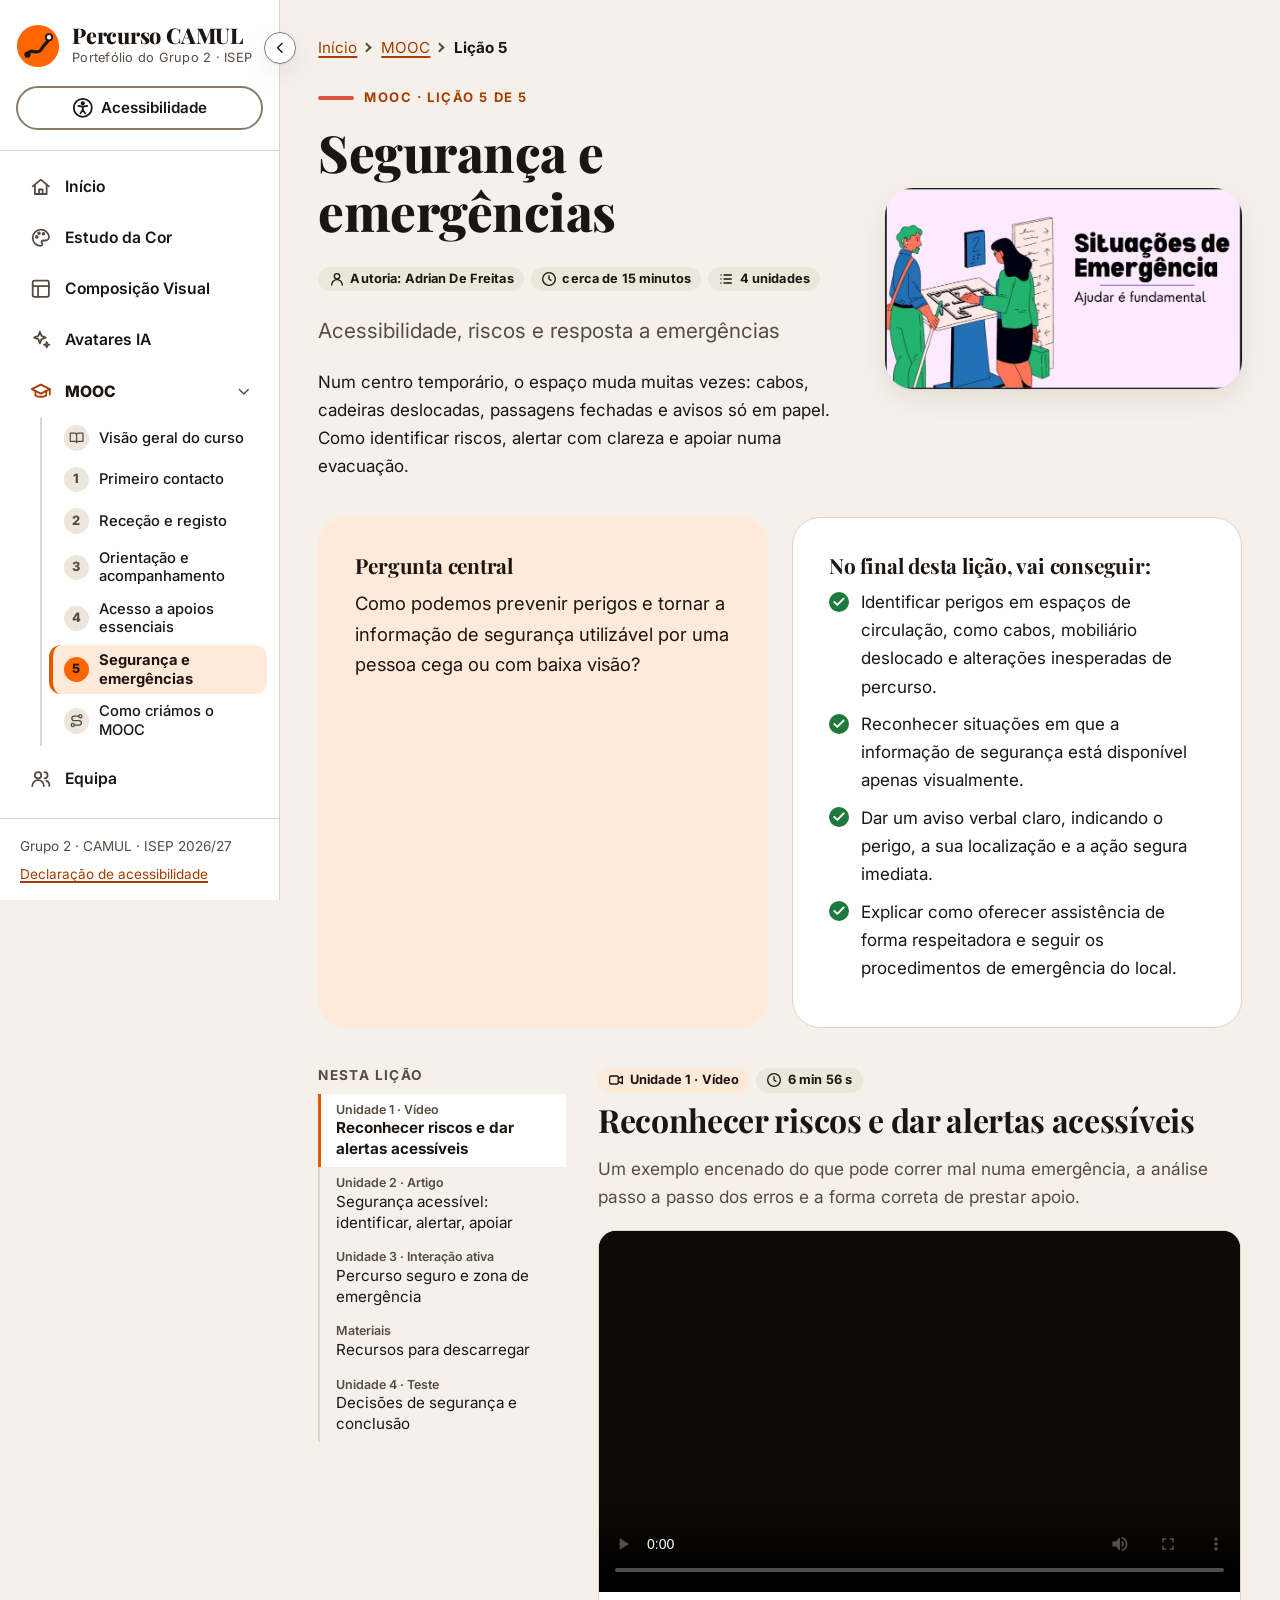
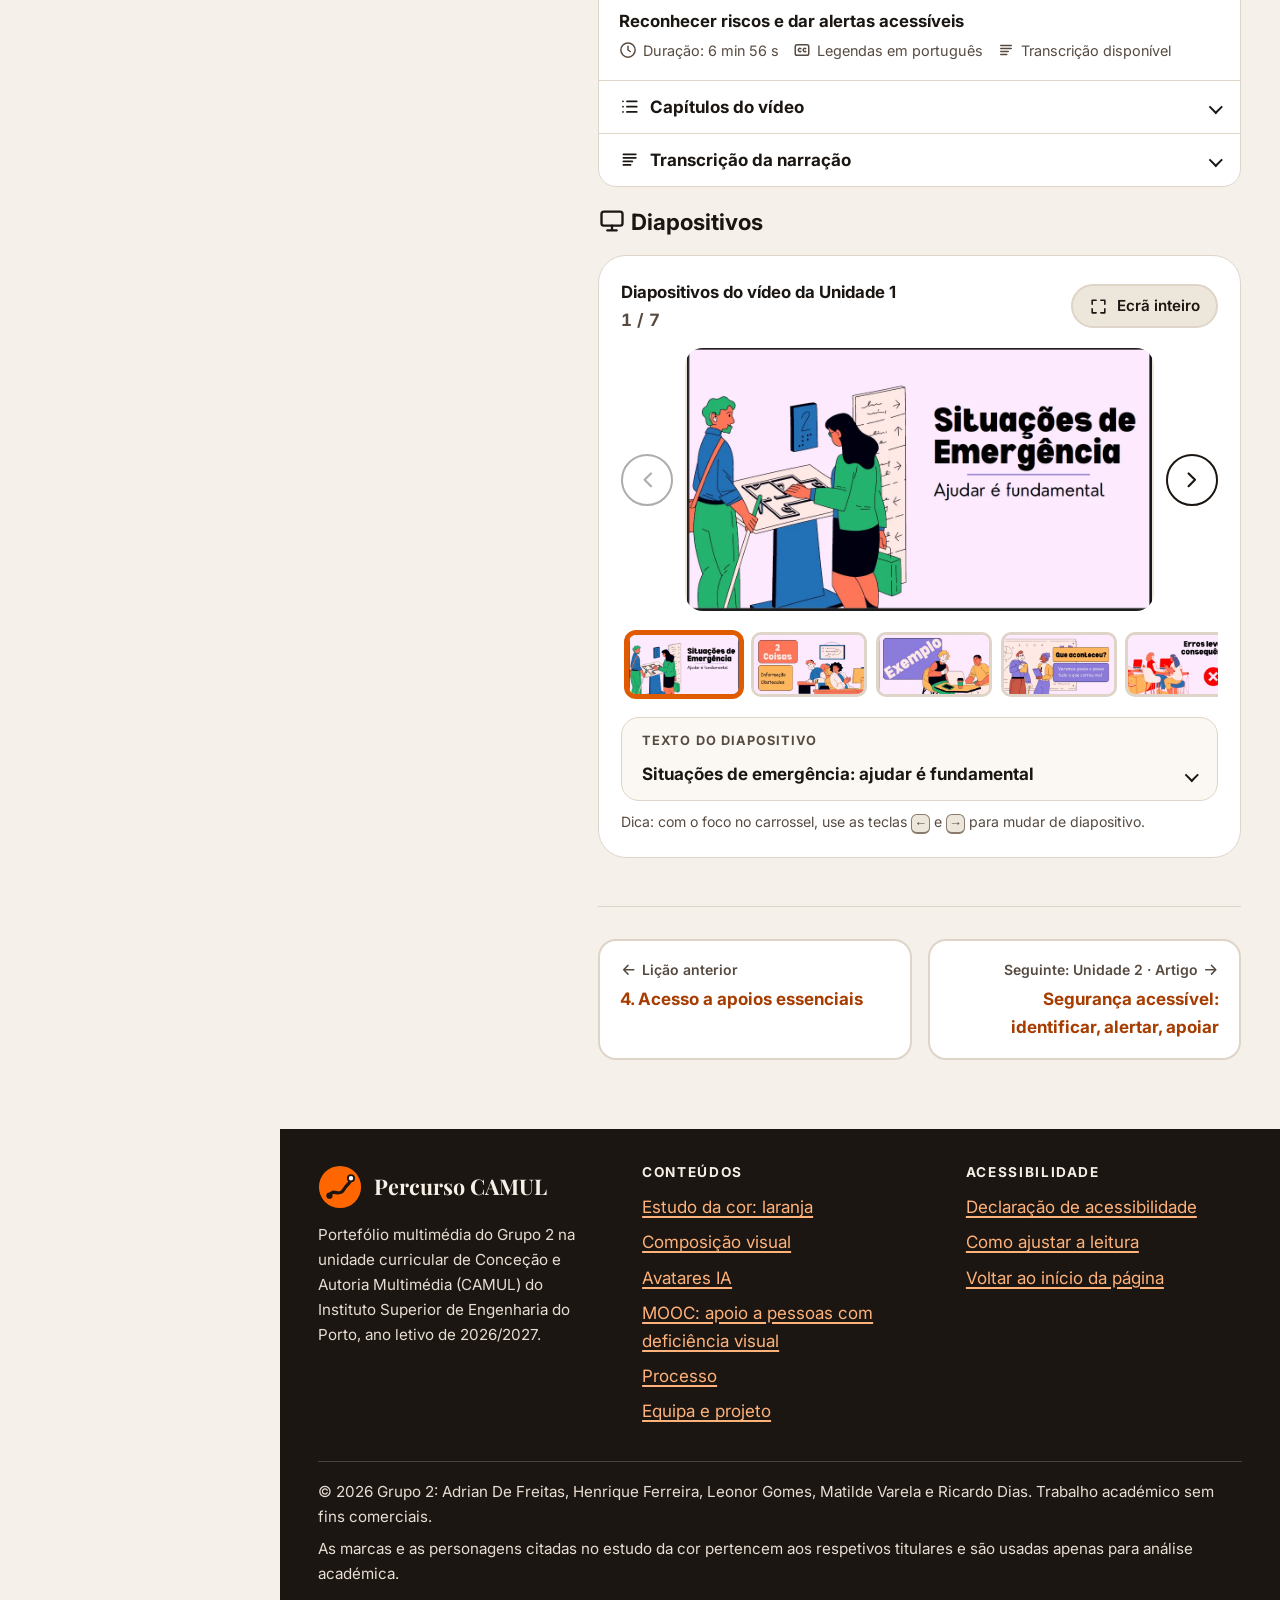
<file: licao-5.html>
<!doctype html>
<html lang="pt-PT">
<head>
  <meta charset="utf-8">
  <meta name="viewport" content="width=device-width, initial-scale=1">
  <title>Lição 5: Segurança e emergências · MOOC · Percurso CAMUL</title>
  <meta name="description" content="Num centro temporário, o espaço muda muitas vezes: cabos, cadeiras deslocadas, passagens fechadas e avisos só em papel. Como identificar riscos, alertar com clareza e apoiar numa evacuação.">
  <meta name="theme-color" content="#FF6600">
  <meta property="og:type" content="website">
  <meta property="og:locale" content="pt_PT">
  <meta property="og:site_name" content="Percurso CAMUL">
  <meta property="og:title" content="Lição 5: Segurança e emergências · MOOC · Percurso CAMUL">
  <meta property="og:description" content="Num centro temporário, o espaço muda muitas vezes: cabos, cadeiras deslocadas, passagens fechadas e avisos só em papel. Como identificar riscos, alertar com clareza e apoiar numa evacuação.">
  <link rel="icon" href="assets/img/favicon.svg" type="image/svg+xml">
  <link rel="preconnect" href="https://fonts.googleapis.com">
  <link rel="preconnect" href="https://fonts.gstatic.com" crossorigin>
  <link rel="stylesheet" href="https://fonts.googleapis.com/css2?family=Atkinson+Hyperlegible:ital,wght@0,400;0,700;1,400&amp;family=Inter:wght@300;400;500;600;700;800;900&amp;family=Playfair+Display:wght@600;700;800&amp;display=swap">
  <link rel="stylesheet" href="css/styles.css">
  <script>
    /* aplica as preferências guardadas antes de a página aparecer (evita «piscar») */
    (function () { var d = document.documentElement; d.classList.add('js'); try { var p = JSON.parse(localStorage.getItem('pc-prefs') || '{}'); for (var k in p) { if (p[k] && !/^(auto|md|padrao|normal)$/.test(p[k])) d.setAttribute('data-' + k, p[k]); } } catch (e) {} })();
  </script>
  <script src="js/site.js" defer></script>
  <script src="data/mooc.js" defer></script>
  <script src="data/quizzes.js" defer></script>
  <script src="js/media.js" defer></script>
  <script src="js/carousel.js" defer></script>
  <script src="js/quiz.js" defer></script>
  <script src="js/lesson.js" defer></script>
</head>
<body>
<a class="skip-link" href="#conteudo">Saltar para o conteúdo principal</a>

<!-- Ícones (SVG) usados em todo o site -->
<svg xmlns="http://www.w3.org/2000/svg" style="position:absolute;width:0;height:0;overflow:hidden" aria-hidden="true" focusable="false">
  <symbol id="i-menu" viewBox="0 0 24 24"><path d="M4 6h16M4 12h16M4 18h16"/></symbol>
  <symbol id="i-home" viewBox="0 0 24 24"><path d="M3 11.5 12 4l9 7.5"/><path d="M5.5 10v10h13V10"/><path d="M10 20v-5h4v5"/></symbol>
  <symbol id="i-a11y" viewBox="0 0 24 24"><circle cx="12" cy="12" r="10"/><circle cx="12" cy="7" r="1.4" fill="currentColor"/><path d="M7 9.8l5 1 5-1M12 10.8v3.4M12 14.2l-2.6 4M12 14.2l2.6 4"/></symbol>
  <symbol id="i-x" viewBox="0 0 24 24"><path d="M18 6 6 18M6 6l12 12"/></symbol>
  <symbol id="i-chevron-left" viewBox="0 0 24 24"><path d="m15 18-6-6 6-6"/></symbol>
  <symbol id="i-chevron-right" viewBox="0 0 24 24"><path d="m9 18 6-6-6-6"/></symbol>
  <symbol id="i-check" viewBox="0 0 24 24"><path d="M20 6 9 17l-5-5"/></symbol>
  <symbol id="i-check-circle" viewBox="0 0 24 24"><circle cx="12" cy="12" r="9.5"/><path d="m8 12.5 2.8 2.8L16.5 9.5"/></symbol>
  <symbol id="i-x-circle" viewBox="0 0 24 24"><circle cx="12" cy="12" r="9.5"/><path d="m15 9-6 6M9 9l6 6"/></symbol>
  <symbol id="i-alert" viewBox="0 0 24 24"><path d="M12 3.5 2.5 20h19z"/><path d="M12 10v4.5M12 17.2h.01"/></symbol>
  <symbol id="i-info" viewBox="0 0 24 24"><circle cx="12" cy="12" r="9.5"/><path d="M12 11v6M12 7.5h.01"/></symbol>
  <symbol id="i-download" viewBox="0 0 24 24"><path d="M12 3v12M7 10l5 5 5-5M4 20h16"/></symbol>
  <symbol id="i-external" viewBox="0 0 24 24"><path d="M14 4h6v6M20 4l-9 9M18 14v5a1 1 0 0 1-1 1H5a1 1 0 0 1-1-1V7a1 1 0 0 1 1-1h5"/></symbol>
  <symbol id="i-expand" viewBox="0 0 24 24"><path d="M4 9V4h5M20 9V4h-5M4 15v5h5M20 15v5h-5"/></symbol>
  <symbol id="i-clock" viewBox="0 0 24 24"><circle cx="12" cy="12" r="9.5"/><path d="M12 7v5l3 2"/></symbol>
  <symbol id="i-cc" viewBox="0 0 24 24"><rect x="3" y="5" width="18" height="14" rx="2.5"/><path d="M10.5 10.2a2.2 2.2 0 1 0 0 3.6M17 10.2a2.2 2.2 0 1 0 0 3.6"/></symbol>
  <symbol id="i-text" viewBox="0 0 24 24"><path d="M5 6h14M5 10h14M5 14h10M5 18h8"/></symbol>
  <symbol id="i-list" viewBox="0 0 24 24"><path d="M9 6h11M9 12h11M9 18h11M4.5 6h.01M4.5 12h.01M4.5 18h.01"/></symbol>
  <symbol id="i-list-check" viewBox="0 0 24 24"><path d="m3.5 6 1.5 1.5L8 4.5M3.5 13l1.5 1.5L8 11.5M11 6h9M11 13h9M11 19h9"/></symbol>
  <symbol id="i-circle-dot" viewBox="0 0 24 24"><circle cx="12" cy="12" r="9.5"/><circle cx="12" cy="12" r="3.5" fill="currentColor"/></symbol>
  <symbol id="i-sparkles" viewBox="0 0 24 24"><path d="M11 3l1.8 4.7 4.7 1.8-4.7 1.8L11 16l-1.8-4.7L4.5 9.5l4.7-1.8z"/><path d="M18.5 14.5l.8 2.2 2.2.8-2.2.8-.8 2.2-.8-2.2-2.2-.8 2.2-.8z"/></symbol>
  <symbol id="i-video" viewBox="0 0 24 24"><rect x="2.5" y="6" width="13" height="12" rx="2"/><path d="m15.5 10 6-3.5v11l-6-3.5"/></symbol>
  <symbol id="i-cube" viewBox="0 0 24 24"><path d="M12 2.5 21 7.5v9L12 21.5 3 16.5v-9z"/><path d="M3 7.5l9 5 9-5M12 12.5v9"/></symbol>
  <symbol id="i-quiz" viewBox="0 0 24 24"><circle cx="12" cy="12" r="9.5"/><path d="M9.5 9.2a2.6 2.6 0 0 1 5 1c0 1.8-2.5 2.2-2.5 3.8M12 17h.01"/></symbol>
  <symbol id="i-user" viewBox="0 0 24 24"><circle cx="12" cy="8" r="4"/><path d="M4 21a8 8 0 0 1 16 0"/></symbol>
  <symbol id="i-users" viewBox="0 0 24 24"><circle cx="9" cy="8" r="3.5"/><path d="M2.5 20a6.5 6.5 0 0 1 13 0M16 4.5a3.5 3.5 0 0 1 0 7M18 14a6 6 0 0 1 3.5 6"/></symbol>
  <symbol id="i-file" viewBox="0 0 24 24"><path d="M14 3H7a2 2 0 0 0-2 2v14a2 2 0 0 0 2 2h10a2 2 0 0 0 2-2V8z"/><path d="M14 3v5h5M9 13h6M9 17h6"/></symbol>
  <symbol id="i-slides" viewBox="0 0 24 24"><rect x="3" y="4" width="18" height="12" rx="2"/><path d="M12 16v4M8 20h8"/></symbol>
  <symbol id="i-arrow-right" viewBox="0 0 24 24"><path d="M5 12h14M13 6l6 6-6 6"/></symbol>
  <symbol id="i-arrow-left" viewBox="0 0 24 24"><path d="M19 12H5M11 6l-6 6 6 6"/></symbol>
  <symbol id="i-arrow-up" viewBox="0 0 24 24"><path d="M12 19V5M6 11l6-6 6 6"/></symbol>
  <symbol id="i-rotate" viewBox="0 0 24 24"><path d="M3 12a9 9 0 1 0 3-6.7L3 8"/><path d="M3 3v5h5"/></symbol>
  <symbol id="i-play" viewBox="0 0 24 24"><path d="M7 4.5v15l12-7.5z"/></symbol>
  <symbol id="i-palette" viewBox="0 0 24 24"><path d="M12 3a9 9 0 0 0 0 18c1.2 0 1.8-.8 1.8-1.7 0-1.3-1-1.6-1-2.6 0-.9.7-1.7 1.7-1.7H17a4 4 0 0 0 4-4C21 6.6 17 3 12 3z"/><circle cx="7.5" cy="11" r="1"/><circle cx="10" cy="7" r="1"/><circle cx="15" cy="7.5" r="1"/></symbol>
  <symbol id="i-layout" viewBox="0 0 24 24"><rect x="3" y="3" width="18" height="18" rx="2"/><path d="M3 9h18M9 9v12"/></symbol>
  <symbol id="i-grid" viewBox="0 0 24 24"><rect x="3" y="3" width="18" height="18" rx="2"/><path d="M9 3v18M15 3v18M3 9h18M3 15h18"/></symbol>
  <symbol id="i-columns" viewBox="0 0 24 24"><rect x="3" y="3" width="18" height="18" rx="2"/><path d="M12 3v18"/></symbol>
  <symbol id="i-space" viewBox="0 0 24 24"><circle cx="12" cy="12" r="9.5"/><path d="M12 2.5a4.75 4.75 0 0 1 0 9.5 4.75 4.75 0 0 0 0 9.5"/></symbol>
  <symbol id="i-type" viewBox="0 0 24 24"><path d="M4 7V5h16v2M9 19h6M12 5v14"/></symbol>
  <symbol id="i-scales" viewBox="0 0 24 24"><path d="M12 3v18M7 21h10M5 7h14M5 7l-3 6a3 3 0 0 0 6 0zM19 7l-3 6a3 3 0 0 0 6 0z"/></symbol>
  <symbol id="i-route" viewBox="0 0 24 24"><circle cx="6" cy="19" r="2.5"/><circle cx="18" cy="5" r="2.5"/><path d="M8.5 19H16a3.5 3.5 0 0 0 0-7H8a3.5 3.5 0 0 1 0-7h7.5"/></symbol>
  <symbol id="i-book" viewBox="0 0 24 24"><path d="M2 5h7a3 3 0 0 1 3 3v12a2 2 0 0 0-2-2H2zM22 5h-7a3 3 0 0 0-3 3v12a2 2 0 0 1 2-2h8z"/></symbol>
  <symbol id="i-eye" viewBox="0 0 24 24"><path d="M2 12s3.5-7 10-7 10 7 10 7-3.5 7-10 7S2 12 2 12z"/><circle cx="12" cy="12" r="3"/></symbol>
  <symbol id="i-keyboard" viewBox="0 0 24 24"><rect x="2" y="6" width="20" height="12" rx="2"/><path d="M6 10h.01M10 10h.01M14 10h.01M18 10h.01M7 14h10"/></symbol>
  <symbol id="i-graduation" viewBox="0 0 24 24"><path d="M2 9l10-5 10 5-10 5z"/><path d="M6 11v5c3 2 9 2 12 0v-5M22 9v6"/></symbol>
  <symbol id="i-globe" viewBox="0 0 24 24"><circle cx="12" cy="12" r="9.5"/><path d="M2.5 12h19M12 2.5c2.5 2.8 3.8 6 3.8 9.5s-1.3 6.7-3.8 9.5c-2.5-2.8-3.8-6-3.8-9.5S9.5 5.3 12 2.5z"/></symbol>
  <symbol id="i-heart" viewBox="0 0 24 24"><path d="M12 20s-7.5-4.6-9.3-9.2C1.4 7.4 3.6 4 7 4c2 0 3.3 1.1 5 3 1.7-1.9 3-3 5-3 3.4 0 5.6 3.4 4.3 6.8C19.5 15.4 12 20 12 20z"/></symbol>
  <symbol id="i-calendar" viewBox="0 0 24 24"><rect x="3" y="5" width="18" height="16" rx="2"/><path d="M3 10h18M8 3v4M16 3v4"/></symbol>
  <symbol id="i-flask" viewBox="0 0 24 24"><path d="M9 3h6M10 3v6l-5.5 9.5A1.6 1.6 0 0 0 5.9 21h12.2a1.6 1.6 0 0 0 1.4-2.5L14 9V3"/><path d="M7.5 15h9"/></symbol>
  <symbol id="i-target" viewBox="0 0 24 24"><circle cx="12" cy="12" r="9.5"/><circle cx="12" cy="12" r="5.5"/><circle cx="12" cy="12" r="1.5"/></symbol>
  <symbol id="i-pen" viewBox="0 0 24 24"><path d="M4 20h4L19 9a2.8 2.8 0 0 0-4-4L4 16z"/><path d="M13.5 6.5l4 4"/></symbol>
  <symbol id="i-contrast" viewBox="0 0 24 24"><circle cx="12" cy="12" r="9.5"/><path d="M12 2.5a9.5 9.5 0 0 1 0 19z" fill="currentColor"/></symbol>
  <symbol id="i-align" viewBox="0 0 24 24"><path d="M4 5h16M4 10h10M4 15h16M4 20h10"/></symbol>
  <symbol id="i-wave" viewBox="0 0 24 24"><path d="M2 12c2.5-5 5-5 7.5 0s5 5 7.5 0 3.5-3.5 5-2"/></symbol>
  <symbol id="i-dots" viewBox="0 0 24 24"><circle cx="6" cy="6" r="1.4"/><circle cx="12" cy="6" r="1.4"/><circle cx="18" cy="6" r="1.4"/><circle cx="6" cy="12" r="1.4"/><circle cx="12" cy="12" r="1.4"/><circle cx="18" cy="12" r="1.4"/><circle cx="6" cy="18" r="1.4"/><circle cx="12" cy="18" r="1.4"/><circle cx="18" cy="18" r="1.4"/></symbol>
  <symbol id="i-puzzle" viewBox="0 0 24 24"><path d="M10 3.5a2 2 0 1 1 4 0V5h4a1 1 0 0 1 1 1v4h-1.5a2 2 0 1 0 0 4H19v4a1 1 0 0 1-1 1h-4v-1.5a2 2 0 1 0-4 0V19H6a1 1 0 0 1-1-1v-4h1.5a2 2 0 1 0 0-4H5V6a1 1 0 0 1 1-1h4z"/></symbol>
  <symbol id="i-maximize" viewBox="0 0 24 24"><path d="M15 3h6v6M9 21H3v-6M21 3l-7 7M3 21l7-7"/></symbol>
</svg>

<div class="app">
<header class="site-header" id="topo" tabindex="-1">
  <div class="sidebar-top">
    <button type="button" class="sidebar-toggle" id="btn-sidebar" hidden><svg class="icon" aria-hidden="true" focusable="false"><use href="#i-chevron-left"></use></svg><span class="visually-hidden" data-sidebar-label>Recolher o menu lateral</span></button>
    <a class="brand" href="index.html">
      <svg class="brand-mark" viewBox="0 0 48 48" aria-hidden="true" focusable="false"><circle cx="24" cy="24" r="23" fill="#FF6600"/><path d="M12.5 33.5c4-9 10.5 2 15.5-6.5s7.5-6 8-12.5" fill="none" stroke="#1B1612" stroke-width="3.6" stroke-linecap="round"/><circle cx="12.5" cy="33.5" r="3.4" fill="#1B1612"/><circle cx="36" cy="14.5" r="3.4" fill="#FFFFFF" stroke="#1B1612" stroke-width="2"/></svg>
      <span><span class="brand-name">Percurso CAMUL</span><span class="brand-sub">Portefólio do Grupo 2 · ISEP</span></span>
    </a>
    <div class="tools">
      <button type="button" class="tool-btn" id="btn-acessibilidade" aria-expanded="false" aria-controls="painel-acessibilidade" hidden>
        <svg class="icon" aria-hidden="true" focusable="false"><use href="#i-a11y"></use></svg><span class="tool-label">Acessibilidade</span>
      </button>
      <div id="painel-acessibilidade" class="a11y-panel" role="region" aria-labelledby="painel-acessibilidade-titulo" hidden>
        <h2 id="painel-acessibilidade-titulo">Preferências de leitura</h2>
        <p>Ajuste a página às suas necessidades. As escolhas ficam guardadas neste navegador.</p>
        <fieldset>
          <legend>Tamanho do texto</legend>
          <div class="seg">
            <label><input type="radio" name="text" value="md"><span>100%</span></label>
            <label><input type="radio" name="text" value="lg"><span>112%</span></label>
            <label><input type="radio" name="text" value="xl"><span>125%</span></label>
            <label><input type="radio" name="text" value="xxl"><span>150%</span></label>
          </div>
        </fieldset>
        <fieldset>
          <legend>Cores</legend>
          <div class="seg">
            <label><input type="radio" name="theme" value="auto"><span>Automático</span></label>
            <label><input type="radio" name="theme" value="light"><span>Claro</span></label>
            <label><input type="radio" name="theme" value="dark"><span>Escuro</span></label>
            <label><input type="radio" name="theme" value="contrast"><span>Alto contraste</span></label>
          </div>
        </fieldset>
        <fieldset>
          <legend>Leitura e movimento</legend>
          <label class="check-row"><input type="checkbox" name="font" value="legivel"><span><strong>Letra de leitura fácil</strong><small>Atkinson Hyperlegible, desenhada para pessoas com baixa visão</small></span></label>
          <label class="check-row"><input type="checkbox" name="spacing" value="amplo"><span><strong>Mais espaço entre letras e linhas</strong><small>Ajuda na leitura com baixa visão ou dislexia</small></span></label>
          <label class="check-row"><input type="checkbox" name="links" value="sublinhado"><span><strong>Destacar todas as ligações</strong><small>Sublinhado e negrito em todas as ligações</small></span></label>
          <label class="check-row"><input type="checkbox" name="motion" value="reduzido"><span><strong>Reduzir animações</strong><small>Desliga transições e movimentos</small></span></label>
        </fieldset>
        <p class="visually-hidden" role="status" data-a11y-status></p>
        <div class="panel-actions">
          <button type="button" class="btn btn-quiet btn-sm" data-a11y-reset>Repor predefinições</button>
          <button type="button" class="btn btn-secondary btn-sm" data-a11y-close>Fechar</button>
        </div>
        <p style="font-size:.88rem;margin:.75rem 0 0"><a href="acessibilidade.html">Declaração de acessibilidade</a></p>
      </div>
      <button type="button" class="tool-btn nav-toggle" id="btn-menu" aria-expanded="false" aria-controls="menu-principal">
        <svg class="icon" aria-hidden="true" focusable="false"><use href="#i-menu"></use></svg><span class="tool-label">Menu</span>
      </button>
    </div>
  </div>
  <div class="sidebar-scroll">
  <nav class="site-nav" id="menu-principal" aria-label="Principal">
    <ul>
      <li><a href="index.html"><svg class="icon" aria-hidden="true" focusable="false"><use href="#i-home"></use></svg><span>Início</span></a></li>
      <li><a href="cor.html"><svg class="icon" aria-hidden="true" focusable="false"><use href="#i-palette"></use></svg><span>Estudo da Cor</span></a></li>
      <li><a href="composicao.html"><svg class="icon" aria-hidden="true" focusable="false"><use href="#i-layout"></use></svg><span>Composição Visual</span></a></li>
      <li><a href="avatares.html"><svg class="icon" aria-hidden="true" focusable="false"><use href="#i-sparkles"></use></svg><span>Avatares IA</span></a></li>
      <li class="nav-group">
        <details open>
          <summary><svg class="icon" aria-hidden="true" focusable="false"><use href="#i-graduation"></use></svg><span>MOOC</span><svg class="icon nav-chevron" aria-hidden="true" focusable="false"><use href="#i-chevron-right"></use></svg></summary>
          <ul class="subnav">
            <li><a href="mooc.html"><span class="subnav-num"><svg class="icon" aria-hidden="true" focusable="false"><use href="#i-book"></use></svg></span><span>Visão geral do curso</span></a></li>
            <li><a href="licao-1.html"><span class="subnav-num" aria-hidden="true">1</span><span><span class="visually-hidden">Lição 1: </span>Primeiro contacto</span></a></li>
            <li><a href="licao-2.html"><span class="subnav-num" aria-hidden="true">2</span><span><span class="visually-hidden">Lição 2: </span>Receção e registo</span></a></li>
            <li><a href="licao-3.html"><span class="subnav-num" aria-hidden="true">3</span><span><span class="visually-hidden">Lição 3: </span>Orientação e acompanhamento</span></a></li>
            <li><a href="licao-4.html"><span class="subnav-num" aria-hidden="true">4</span><span><span class="visually-hidden">Lição 4: </span>Acesso a apoios essenciais</span></a></li>
            <li><a href="licao-5.html" aria-current="page"><span class="subnav-num" aria-hidden="true">5</span><span><span class="visually-hidden">Lição 5: </span>Segurança e emergências</span></a></li>
            <li><a href="processo.html"><span class="subnav-num"><svg class="icon" aria-hidden="true" focusable="false"><use href="#i-route"></use></svg></span><span>Como criámos o MOOC</span></a></li>
          </ul>
        </details>
      </li>
      <li><a href="equipa.html"><svg class="icon" aria-hidden="true" focusable="false"><use href="#i-users"></use></svg><span>Equipa</span></a></li>
    </ul>
  </nav>
  <div class="sidebar-foot">
    <p>Grupo 2 · CAMUL · ISEP 2026/27</p>
    <p><a href="acessibilidade.html">Declaração de acessibilidade</a></p>
  </div>
  </div>
</header>

<div class="page">
<main id="conteudo" tabindex="-1">
<div id="licao-app" data-licao="5">
  <div class="container section">
    <p>A carregar a Lição 5: Segurança e emergências…</p>
    <noscript><p>Esta página precisa de JavaScript para mostrar a lição. Pode descarregar os materiais na <a href="mooc.html">página do MOOC</a>.</p></noscript>
  </div>
</div>

</main>

<footer class="site-footer">
  <div class="container">
    <div class="footer-grid">
      <div>
        <div class="footer-brand"><svg class="brand-mark" viewBox="0 0 48 48" aria-hidden="true" focusable="false"><circle cx="24" cy="24" r="23" fill="#FF6600"/><path d="M12.5 33.5c4-9 10.5 2 15.5-6.5s7.5-6 8-12.5" fill="none" stroke="#1B1612" stroke-width="3.6" stroke-linecap="round"/><circle cx="12.5" cy="33.5" r="3.4" fill="#1B1612"/><circle cx="36" cy="14.5" r="3.4" fill="#FFFFFF" stroke="#1B1612" stroke-width="2"/></svg><strong>Percurso CAMUL</strong></div>
        <p>Portefólio multimédia do Grupo 2 na unidade curricular de Conceção e Autoria Multimédia (CAMUL) do Instituto Superior de Engenharia do Porto, ano letivo de 2026/2027.</p>
      </div>
      <nav aria-label="Rodapé">
        <h2>Conteúdos</h2>
        <ul>
          <li><a href="cor.html">Estudo da cor: laranja</a></li>
          <li><a href="composicao.html">Composição visual</a></li>
          <li><a href="avatares.html">Avatares IA</a></li>
          <li><a href="mooc.html">MOOC: apoio a pessoas com deficiência visual</a></li>
          <li><a href="processo.html">Processo</a></li>
          <li><a href="equipa.html">Equipa e projeto</a></li>
        </ul>
      </nav>
      <div>
        <h2>Acessibilidade</h2>
        <ul>
          <li><a href="acessibilidade.html">Declaração de acessibilidade</a></li>
          <li><a href="acessibilidade.html#como-usar">Como ajustar a leitura</a></li>
          <li><a href="#conteudo">Voltar ao início da página</a></li>
        </ul>
      </div>
    </div>
    <div class="footer-bottom">
      <p>© 2026 Grupo 2: Adrian De Freitas, Henrique Ferreira, Leonor Gomes, Matilde Varela e Ricardo Dias. Trabalho académico sem fins comerciais.</p>
      <p>As marcas e as personagens citadas no estudo da cor pertencem aos respetivos titulares e são usadas apenas para análise académica.</p>
    </div>
  </div>
</footer>
</div>
</div>
</body>
</html>
</file>
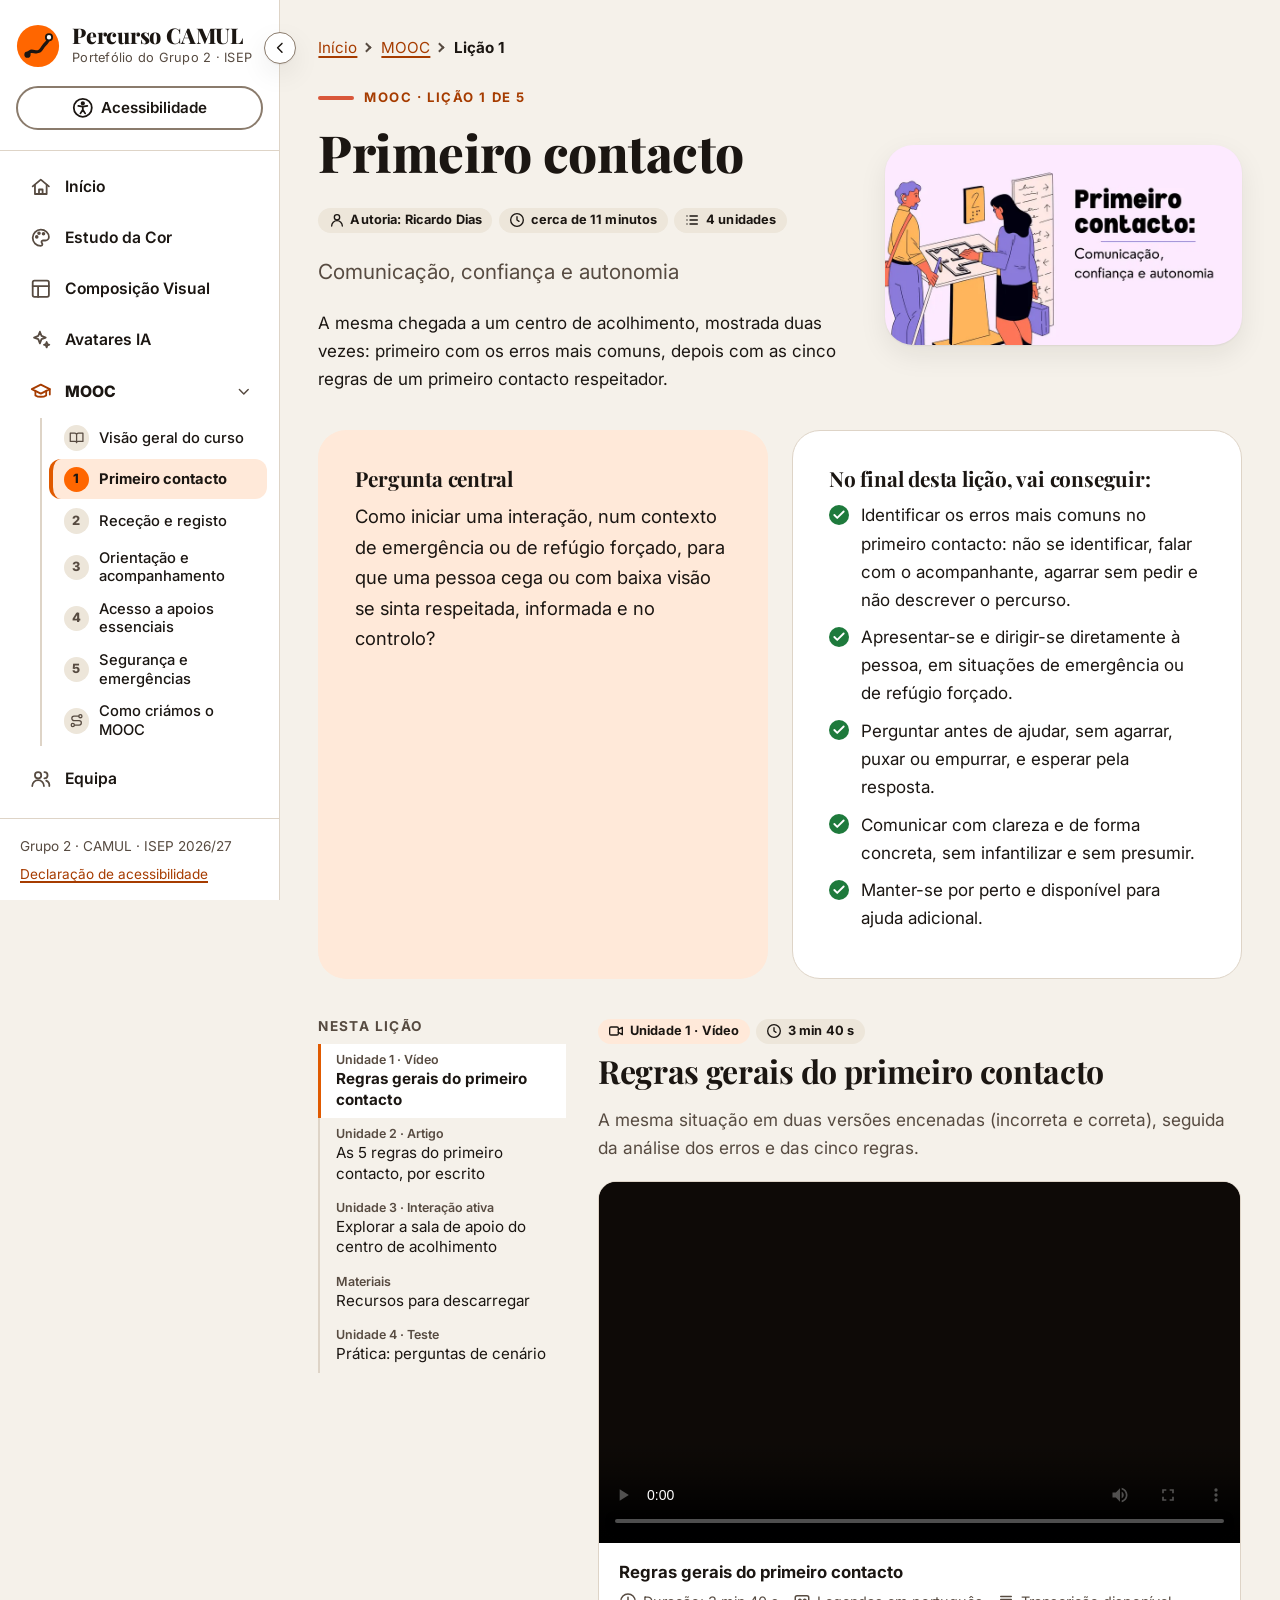
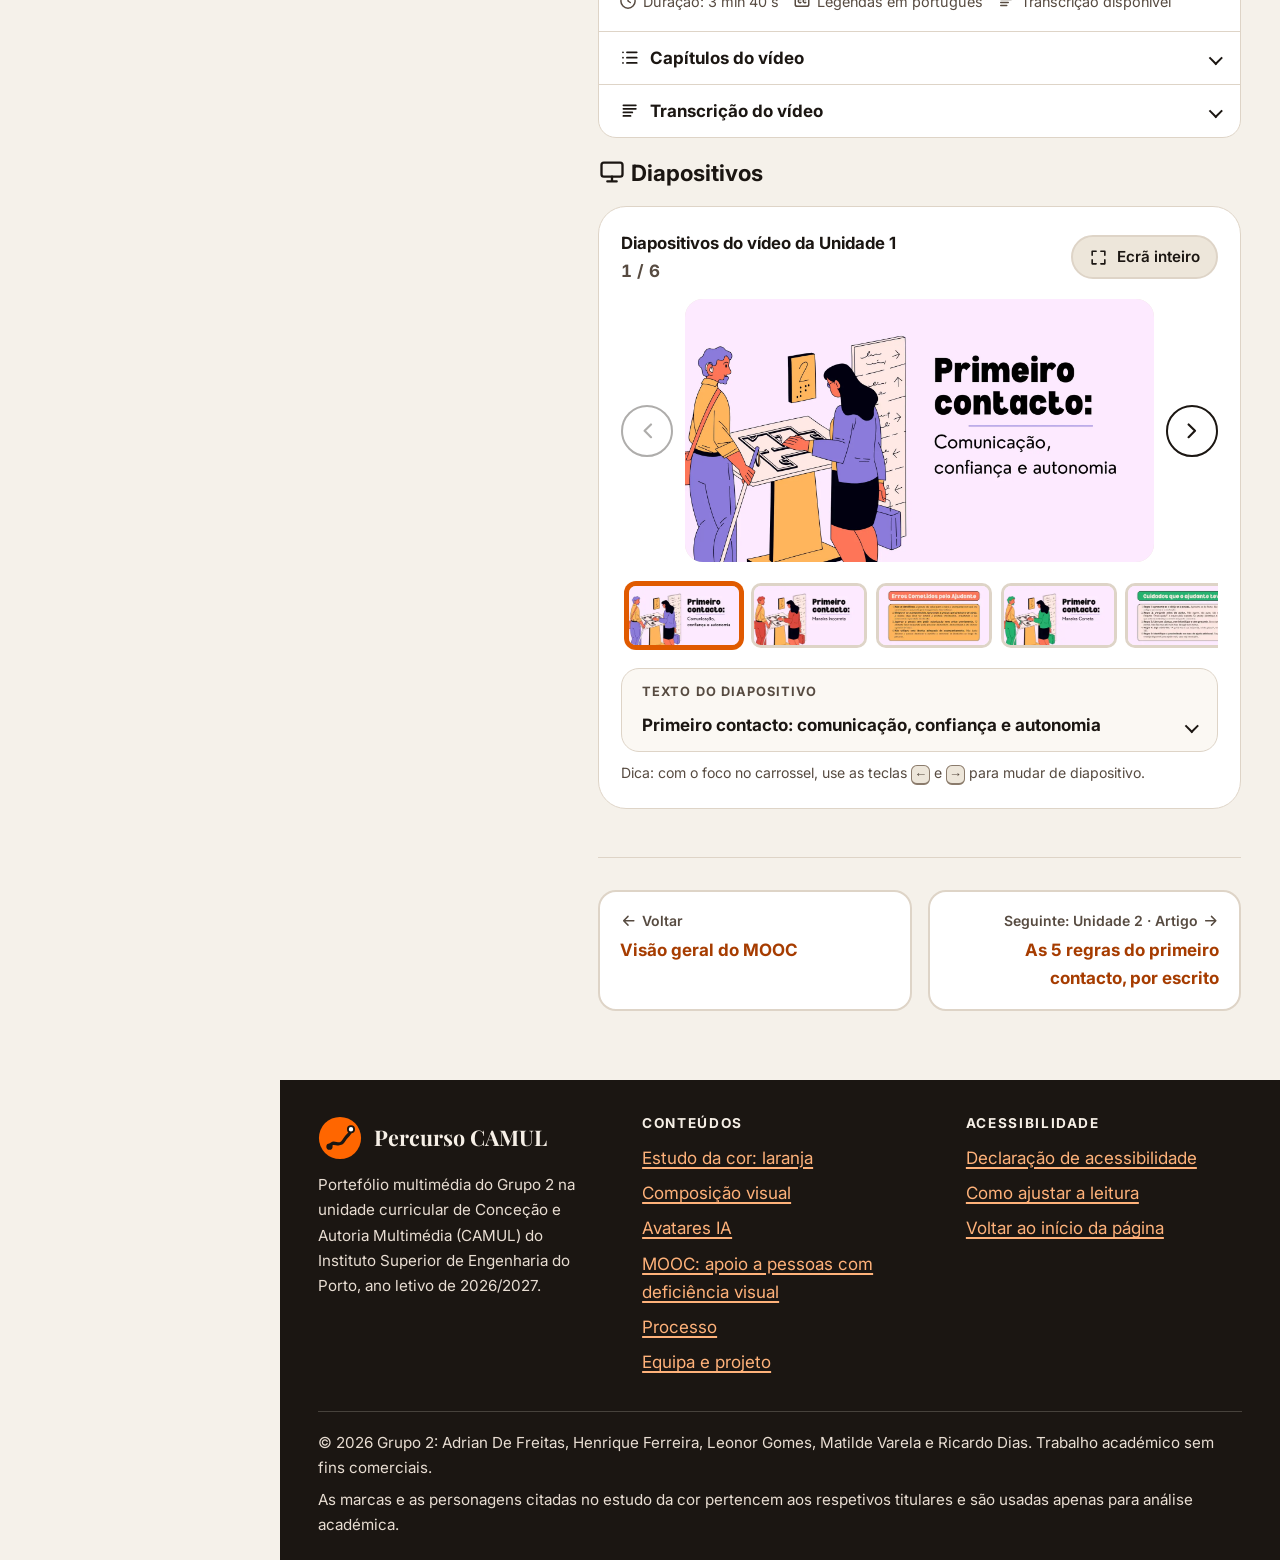
<file: licao.html>
<!doctype html>
<html lang="pt-PT">
<head>
  <meta charset="utf-8">
  <meta name="viewport" content="width=device-width, initial-scale=1">
  <title>Lição do MOOC · Percurso CAMUL</title>
  <meta name="robots" content="noindex">
  <link rel="icon" href="assets/img/favicon.svg" type="image/svg+xml">
  <link rel="stylesheet" href="css/styles.css">
  <!--
    Página de passagem para ligações antigas (licao.html?n=2).
    Cada lição tem agora a sua página: licao-1.html … licao-5.html.
    (Alguns servidores locais, como o «npx serve», redirecionam licao.html para /licao e perdem o «?n=».)
  -->
  <script>
    (function () {
      var n = parseInt(new URLSearchParams(location.search).get('n'), 10);
      if (!(n >= 1 && n <= 5)) n = 1;
      location.replace('licao-' + n + '.html' + location.hash);
    })();
  </script>
</head>
<body>
<main class="container section">
  <h1>Lições do MOOC</h1>
  <p>Esta página mudou de endereço. Escolha a lição:</p>
  <ul>
    <li><a href="licao-1.html">Lição 1: Primeiro contacto</a></li>
    <li><a href="licao-2.html">Lição 2: Receção e registo</a></li>
    <li><a href="licao-3.html">Lição 3: Orientação e acompanhamento</a></li>
    <li><a href="licao-4.html">Lição 4: Acesso a apoios essenciais</a></li>
    <li><a href="licao-5.html">Lição 5: Segurança e emergências</a></li>
  </ul>
  <p><a href="mooc.html">Ver a visão geral do MOOC</a></p>
</main>
</body>
</html>
</file>
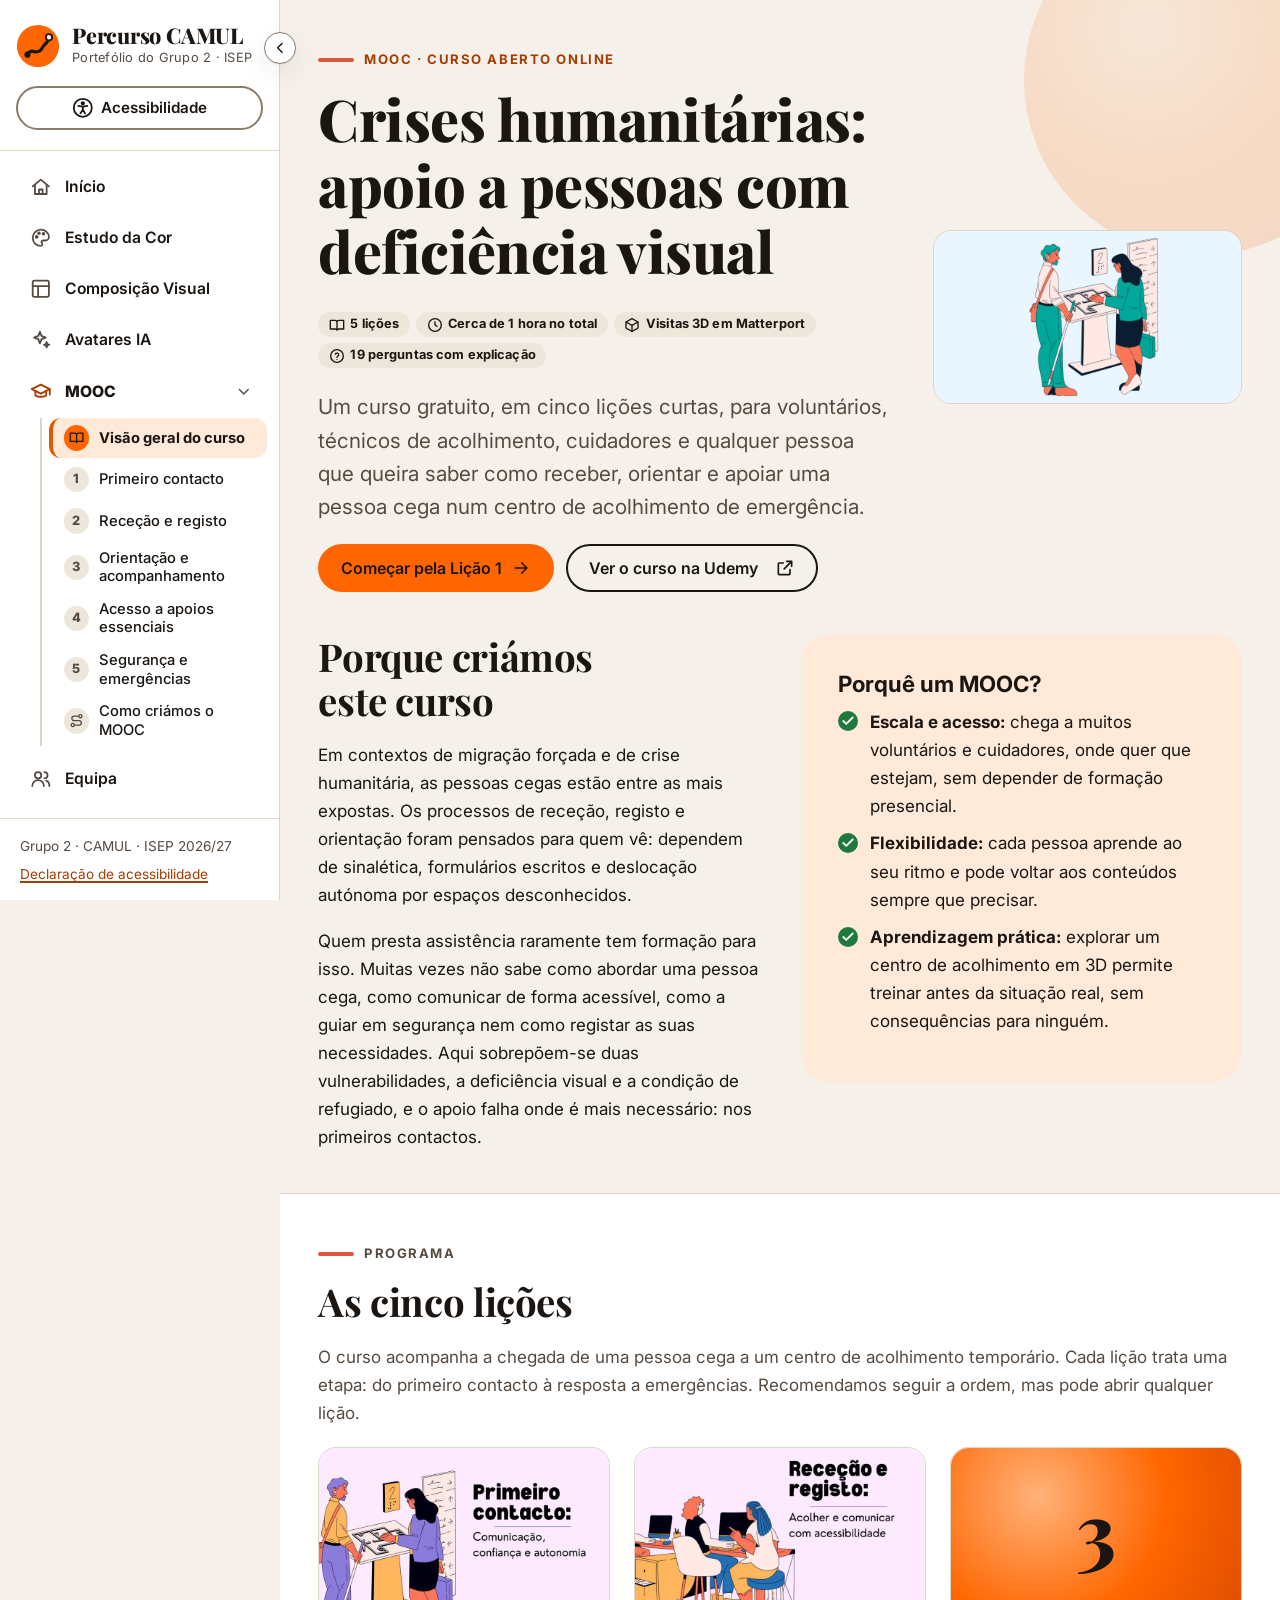
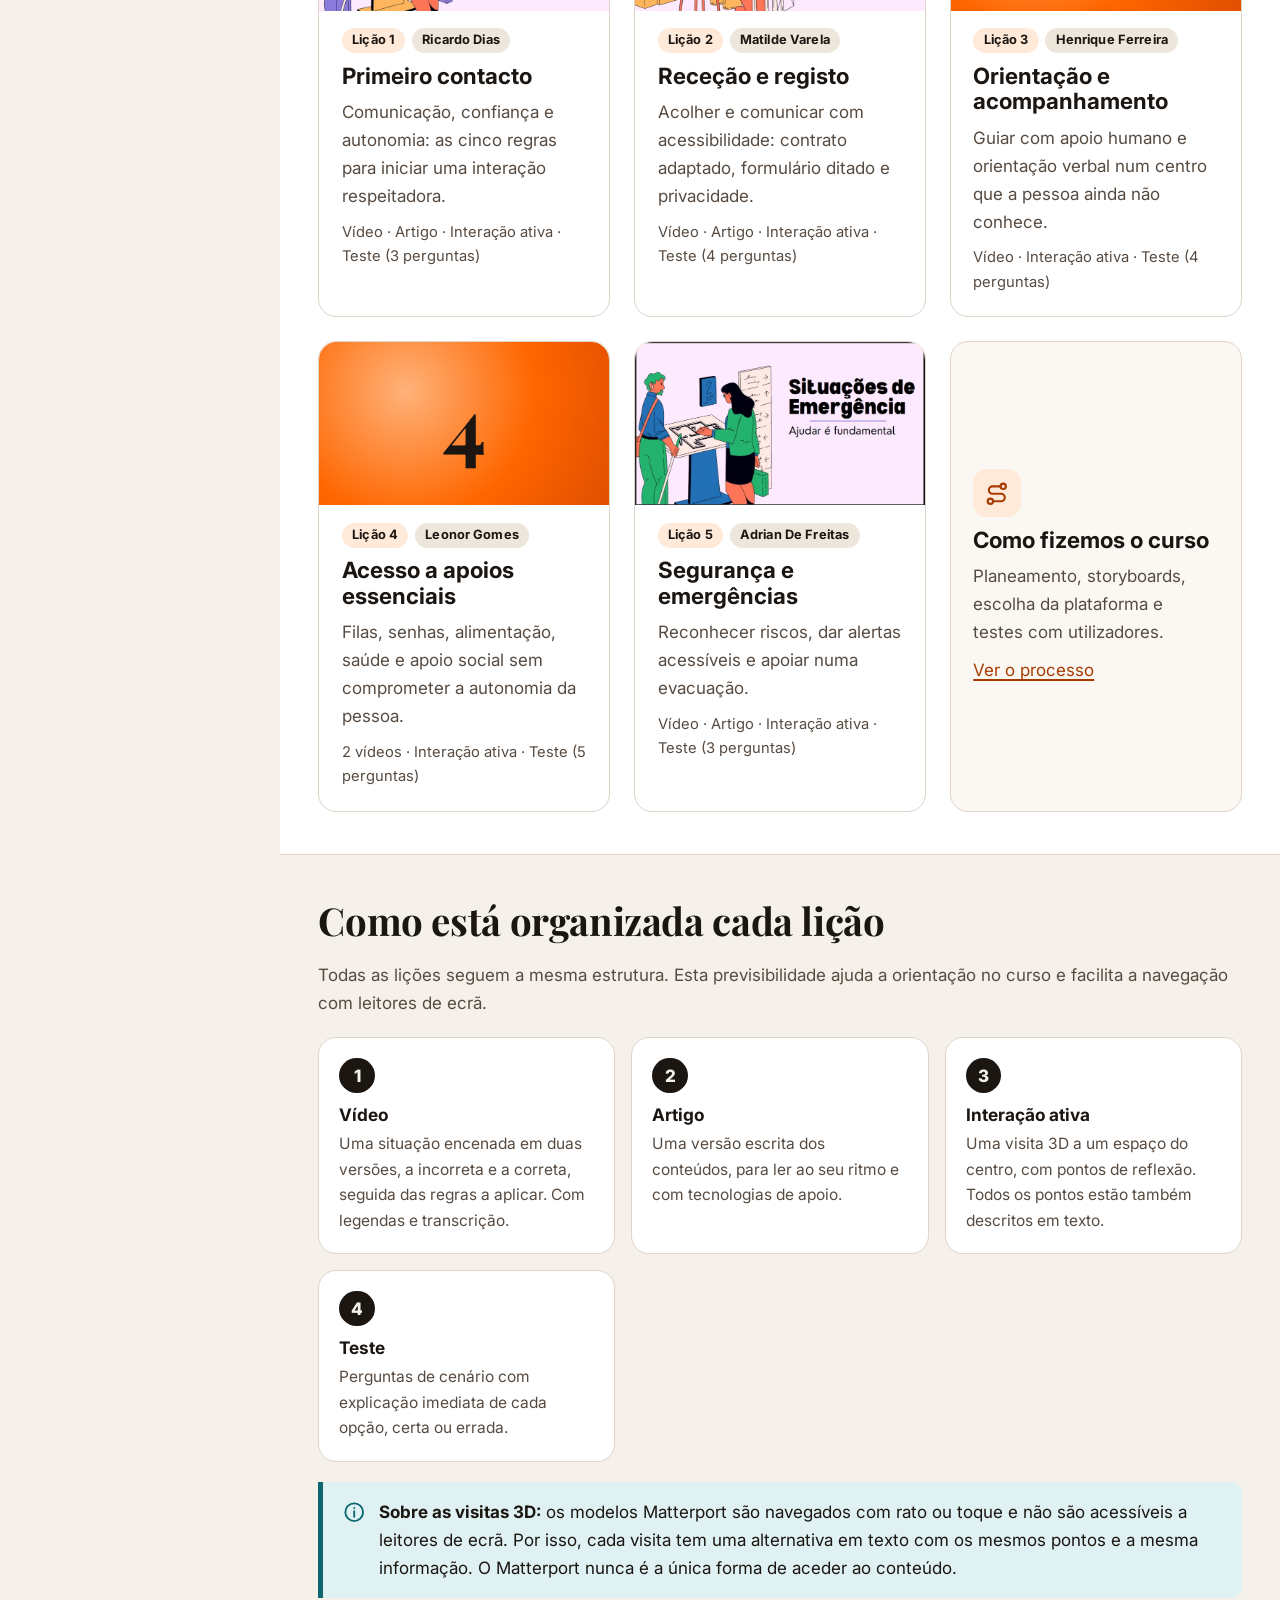
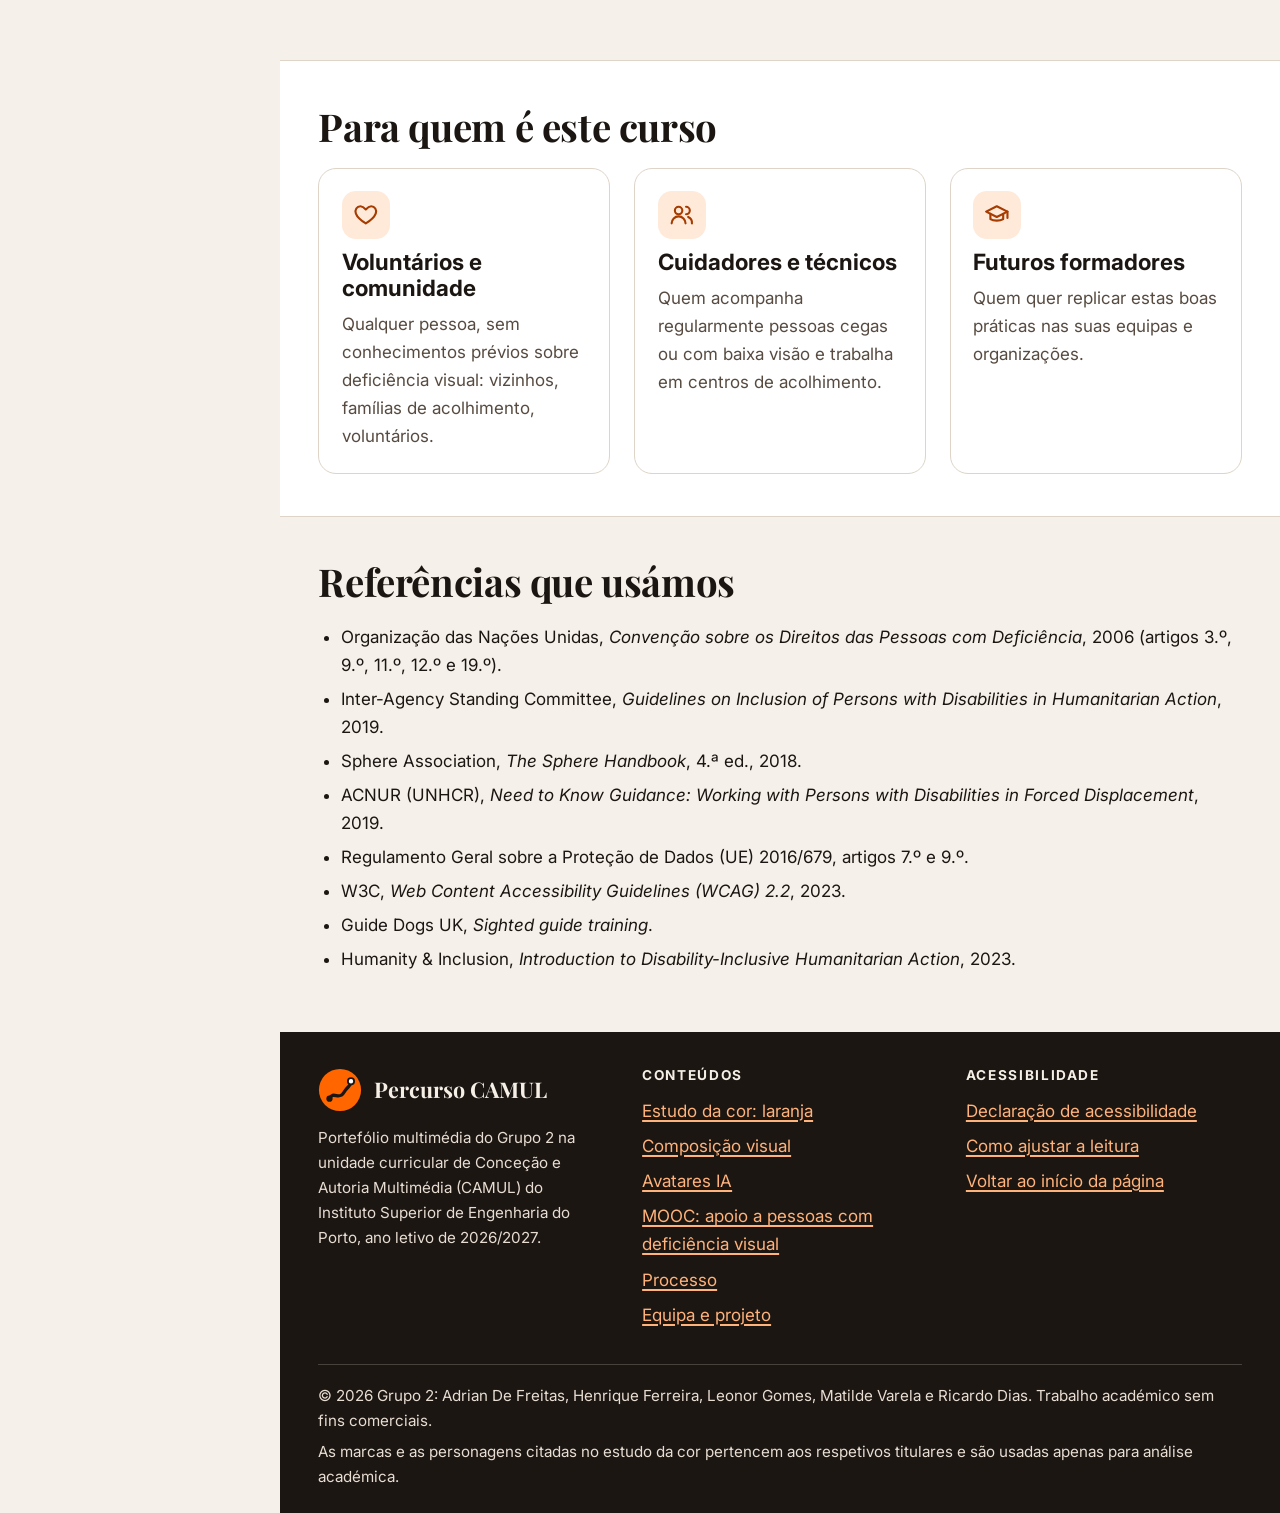
<file: mooc.html>
<!doctype html>
<html lang="pt-PT">
<head>
  <meta charset="utf-8">
  <meta name="viewport" content="width=device-width, initial-scale=1">
  <title>MOOC: Crises humanitárias e deficiência visual · Percurso CAMUL</title>
  <meta name="description" content="MOOC «Crises Humanitárias: Apoio a Pessoas com Deficiência Visual»: cinco lições com vídeos, visitas 3D em Matterport, artigos, materiais para descarregar e questionários.">
  <meta name="theme-color" content="#FF6600">
  <meta property="og:type" content="website">
  <meta property="og:locale" content="pt_PT">
  <meta property="og:site_name" content="Percurso CAMUL">
  <meta property="og:title" content="MOOC: Crises humanitárias e deficiência visual · Percurso CAMUL">
  <meta property="og:description" content="MOOC «Crises Humanitárias: Apoio a Pessoas com Deficiência Visual»: cinco lições com vídeos, visitas 3D em Matterport, artigos, materiais para descarregar e questionários.">
  <link rel="icon" href="assets/img/favicon.svg" type="image/svg+xml">
  <link rel="preconnect" href="https://fonts.googleapis.com">
  <link rel="preconnect" href="https://fonts.gstatic.com" crossorigin>
  <link rel="stylesheet" href="https://fonts.googleapis.com/css2?family=Atkinson+Hyperlegible:ital,wght@0,400;0,700;1,400&amp;family=Inter:wght@300;400;500;600;700;800;900&amp;family=Playfair+Display:wght@600;700;800&amp;display=swap">
  <link rel="stylesheet" href="css/styles.css">
  <script>
    /* aplica as preferências guardadas antes de a página aparecer (evita «piscar») */
    (function () { var d = document.documentElement; d.classList.add('js'); try { var p = JSON.parse(localStorage.getItem('pc-prefs') || '{}'); for (var k in p) { if (p[k] && !/^(auto|md|padrao|normal)$/.test(p[k])) d.setAttribute('data-' + k, p[k]); } } catch (e) {} })();
  </script>
  <script src="js/site.js" defer></script>
  <script src="data/mooc.js" defer></script>
</head>
<body>
<a class="skip-link" href="#conteudo">Saltar para o conteúdo principal</a>

<!-- Ícones (SVG) usados em todo o site -->
<svg xmlns="http://www.w3.org/2000/svg" style="position:absolute;width:0;height:0;overflow:hidden" aria-hidden="true" focusable="false">
  <symbol id="i-menu" viewBox="0 0 24 24"><path d="M4 6h16M4 12h16M4 18h16"/></symbol>
  <symbol id="i-home" viewBox="0 0 24 24"><path d="M3 11.5 12 4l9 7.5"/><path d="M5.5 10v10h13V10"/><path d="M10 20v-5h4v5"/></symbol>
  <symbol id="i-a11y" viewBox="0 0 24 24"><circle cx="12" cy="12" r="10"/><circle cx="12" cy="7" r="1.4" fill="currentColor"/><path d="M7 9.8l5 1 5-1M12 10.8v3.4M12 14.2l-2.6 4M12 14.2l2.6 4"/></symbol>
  <symbol id="i-x" viewBox="0 0 24 24"><path d="M18 6 6 18M6 6l12 12"/></symbol>
  <symbol id="i-chevron-left" viewBox="0 0 24 24"><path d="m15 18-6-6 6-6"/></symbol>
  <symbol id="i-chevron-right" viewBox="0 0 24 24"><path d="m9 18 6-6-6-6"/></symbol>
  <symbol id="i-check" viewBox="0 0 24 24"><path d="M20 6 9 17l-5-5"/></symbol>
  <symbol id="i-check-circle" viewBox="0 0 24 24"><circle cx="12" cy="12" r="9.5"/><path d="m8 12.5 2.8 2.8L16.5 9.5"/></symbol>
  <symbol id="i-x-circle" viewBox="0 0 24 24"><circle cx="12" cy="12" r="9.5"/><path d="m15 9-6 6M9 9l6 6"/></symbol>
  <symbol id="i-alert" viewBox="0 0 24 24"><path d="M12 3.5 2.5 20h19z"/><path d="M12 10v4.5M12 17.2h.01"/></symbol>
  <symbol id="i-info" viewBox="0 0 24 24"><circle cx="12" cy="12" r="9.5"/><path d="M12 11v6M12 7.5h.01"/></symbol>
  <symbol id="i-download" viewBox="0 0 24 24"><path d="M12 3v12M7 10l5 5 5-5M4 20h16"/></symbol>
  <symbol id="i-external" viewBox="0 0 24 24"><path d="M14 4h6v6M20 4l-9 9M18 14v5a1 1 0 0 1-1 1H5a1 1 0 0 1-1-1V7a1 1 0 0 1 1-1h5"/></symbol>
  <symbol id="i-expand" viewBox="0 0 24 24"><path d="M4 9V4h5M20 9V4h-5M4 15v5h5M20 15v5h-5"/></symbol>
  <symbol id="i-clock" viewBox="0 0 24 24"><circle cx="12" cy="12" r="9.5"/><path d="M12 7v5l3 2"/></symbol>
  <symbol id="i-cc" viewBox="0 0 24 24"><rect x="3" y="5" width="18" height="14" rx="2.5"/><path d="M10.5 10.2a2.2 2.2 0 1 0 0 3.6M17 10.2a2.2 2.2 0 1 0 0 3.6"/></symbol>
  <symbol id="i-text" viewBox="0 0 24 24"><path d="M5 6h14M5 10h14M5 14h10M5 18h8"/></symbol>
  <symbol id="i-list" viewBox="0 0 24 24"><path d="M9 6h11M9 12h11M9 18h11M4.5 6h.01M4.5 12h.01M4.5 18h.01"/></symbol>
  <symbol id="i-list-check" viewBox="0 0 24 24"><path d="m3.5 6 1.5 1.5L8 4.5M3.5 13l1.5 1.5L8 11.5M11 6h9M11 13h9M11 19h9"/></symbol>
  <symbol id="i-circle-dot" viewBox="0 0 24 24"><circle cx="12" cy="12" r="9.5"/><circle cx="12" cy="12" r="3.5" fill="currentColor"/></symbol>
  <symbol id="i-sparkles" viewBox="0 0 24 24"><path d="M11 3l1.8 4.7 4.7 1.8-4.7 1.8L11 16l-1.8-4.7L4.5 9.5l4.7-1.8z"/><path d="M18.5 14.5l.8 2.2 2.2.8-2.2.8-.8 2.2-.8-2.2-2.2-.8 2.2-.8z"/></symbol>
  <symbol id="i-video" viewBox="0 0 24 24"><rect x="2.5" y="6" width="13" height="12" rx="2"/><path d="m15.5 10 6-3.5v11l-6-3.5"/></symbol>
  <symbol id="i-cube" viewBox="0 0 24 24"><path d="M12 2.5 21 7.5v9L12 21.5 3 16.5v-9z"/><path d="M3 7.5l9 5 9-5M12 12.5v9"/></symbol>
  <symbol id="i-quiz" viewBox="0 0 24 24"><circle cx="12" cy="12" r="9.5"/><path d="M9.5 9.2a2.6 2.6 0 0 1 5 1c0 1.8-2.5 2.2-2.5 3.8M12 17h.01"/></symbol>
  <symbol id="i-user" viewBox="0 0 24 24"><circle cx="12" cy="8" r="4"/><path d="M4 21a8 8 0 0 1 16 0"/></symbol>
  <symbol id="i-users" viewBox="0 0 24 24"><circle cx="9" cy="8" r="3.5"/><path d="M2.5 20a6.5 6.5 0 0 1 13 0M16 4.5a3.5 3.5 0 0 1 0 7M18 14a6 6 0 0 1 3.5 6"/></symbol>
  <symbol id="i-file" viewBox="0 0 24 24"><path d="M14 3H7a2 2 0 0 0-2 2v14a2 2 0 0 0 2 2h10a2 2 0 0 0 2-2V8z"/><path d="M14 3v5h5M9 13h6M9 17h6"/></symbol>
  <symbol id="i-slides" viewBox="0 0 24 24"><rect x="3" y="4" width="18" height="12" rx="2"/><path d="M12 16v4M8 20h8"/></symbol>
  <symbol id="i-arrow-right" viewBox="0 0 24 24"><path d="M5 12h14M13 6l6 6-6 6"/></symbol>
  <symbol id="i-arrow-left" viewBox="0 0 24 24"><path d="M19 12H5M11 6l-6 6 6 6"/></symbol>
  <symbol id="i-arrow-up" viewBox="0 0 24 24"><path d="M12 19V5M6 11l6-6 6 6"/></symbol>
  <symbol id="i-rotate" viewBox="0 0 24 24"><path d="M3 12a9 9 0 1 0 3-6.7L3 8"/><path d="M3 3v5h5"/></symbol>
  <symbol id="i-play" viewBox="0 0 24 24"><path d="M7 4.5v15l12-7.5z"/></symbol>
  <symbol id="i-palette" viewBox="0 0 24 24"><path d="M12 3a9 9 0 0 0 0 18c1.2 0 1.8-.8 1.8-1.7 0-1.3-1-1.6-1-2.6 0-.9.7-1.7 1.7-1.7H17a4 4 0 0 0 4-4C21 6.6 17 3 12 3z"/><circle cx="7.5" cy="11" r="1"/><circle cx="10" cy="7" r="1"/><circle cx="15" cy="7.5" r="1"/></symbol>
  <symbol id="i-layout" viewBox="0 0 24 24"><rect x="3" y="3" width="18" height="18" rx="2"/><path d="M3 9h18M9 9v12"/></symbol>
  <symbol id="i-grid" viewBox="0 0 24 24"><rect x="3" y="3" width="18" height="18" rx="2"/><path d="M9 3v18M15 3v18M3 9h18M3 15h18"/></symbol>
  <symbol id="i-columns" viewBox="0 0 24 24"><rect x="3" y="3" width="18" height="18" rx="2"/><path d="M12 3v18"/></symbol>
  <symbol id="i-space" viewBox="0 0 24 24"><circle cx="12" cy="12" r="9.5"/><path d="M12 2.5a4.75 4.75 0 0 1 0 9.5 4.75 4.75 0 0 0 0 9.5"/></symbol>
  <symbol id="i-type" viewBox="0 0 24 24"><path d="M4 7V5h16v2M9 19h6M12 5v14"/></symbol>
  <symbol id="i-scales" viewBox="0 0 24 24"><path d="M12 3v18M7 21h10M5 7h14M5 7l-3 6a3 3 0 0 0 6 0zM19 7l-3 6a3 3 0 0 0 6 0z"/></symbol>
  <symbol id="i-route" viewBox="0 0 24 24"><circle cx="6" cy="19" r="2.5"/><circle cx="18" cy="5" r="2.5"/><path d="M8.5 19H16a3.5 3.5 0 0 0 0-7H8a3.5 3.5 0 0 1 0-7h7.5"/></symbol>
  <symbol id="i-book" viewBox="0 0 24 24"><path d="M2 5h7a3 3 0 0 1 3 3v12a2 2 0 0 0-2-2H2zM22 5h-7a3 3 0 0 0-3 3v12a2 2 0 0 1 2-2h8z"/></symbol>
  <symbol id="i-eye" viewBox="0 0 24 24"><path d="M2 12s3.5-7 10-7 10 7 10 7-3.5 7-10 7S2 12 2 12z"/><circle cx="12" cy="12" r="3"/></symbol>
  <symbol id="i-keyboard" viewBox="0 0 24 24"><rect x="2" y="6" width="20" height="12" rx="2"/><path d="M6 10h.01M10 10h.01M14 10h.01M18 10h.01M7 14h10"/></symbol>
  <symbol id="i-graduation" viewBox="0 0 24 24"><path d="M2 9l10-5 10 5-10 5z"/><path d="M6 11v5c3 2 9 2 12 0v-5M22 9v6"/></symbol>
  <symbol id="i-globe" viewBox="0 0 24 24"><circle cx="12" cy="12" r="9.5"/><path d="M2.5 12h19M12 2.5c2.5 2.8 3.8 6 3.8 9.5s-1.3 6.7-3.8 9.5c-2.5-2.8-3.8-6-3.8-9.5S9.5 5.3 12 2.5z"/></symbol>
  <symbol id="i-heart" viewBox="0 0 24 24"><path d="M12 20s-7.5-4.6-9.3-9.2C1.4 7.4 3.6 4 7 4c2 0 3.3 1.1 5 3 1.7-1.9 3-3 5-3 3.4 0 5.6 3.4 4.3 6.8C19.5 15.4 12 20 12 20z"/></symbol>
  <symbol id="i-calendar" viewBox="0 0 24 24"><rect x="3" y="5" width="18" height="16" rx="2"/><path d="M3 10h18M8 3v4M16 3v4"/></symbol>
  <symbol id="i-flask" viewBox="0 0 24 24"><path d="M9 3h6M10 3v6l-5.5 9.5A1.6 1.6 0 0 0 5.9 21h12.2a1.6 1.6 0 0 0 1.4-2.5L14 9V3"/><path d="M7.5 15h9"/></symbol>
  <symbol id="i-target" viewBox="0 0 24 24"><circle cx="12" cy="12" r="9.5"/><circle cx="12" cy="12" r="5.5"/><circle cx="12" cy="12" r="1.5"/></symbol>
  <symbol id="i-pen" viewBox="0 0 24 24"><path d="M4 20h4L19 9a2.8 2.8 0 0 0-4-4L4 16z"/><path d="M13.5 6.5l4 4"/></symbol>
  <symbol id="i-contrast" viewBox="0 0 24 24"><circle cx="12" cy="12" r="9.5"/><path d="M12 2.5a9.5 9.5 0 0 1 0 19z" fill="currentColor"/></symbol>
  <symbol id="i-align" viewBox="0 0 24 24"><path d="M4 5h16M4 10h10M4 15h16M4 20h10"/></symbol>
  <symbol id="i-wave" viewBox="0 0 24 24"><path d="M2 12c2.5-5 5-5 7.5 0s5 5 7.5 0 3.5-3.5 5-2"/></symbol>
  <symbol id="i-dots" viewBox="0 0 24 24"><circle cx="6" cy="6" r="1.4"/><circle cx="12" cy="6" r="1.4"/><circle cx="18" cy="6" r="1.4"/><circle cx="6" cy="12" r="1.4"/><circle cx="12" cy="12" r="1.4"/><circle cx="18" cy="12" r="1.4"/><circle cx="6" cy="18" r="1.4"/><circle cx="12" cy="18" r="1.4"/><circle cx="18" cy="18" r="1.4"/></symbol>
  <symbol id="i-puzzle" viewBox="0 0 24 24"><path d="M10 3.5a2 2 0 1 1 4 0V5h4a1 1 0 0 1 1 1v4h-1.5a2 2 0 1 0 0 4H19v4a1 1 0 0 1-1 1h-4v-1.5a2 2 0 1 0-4 0V19H6a1 1 0 0 1-1-1v-4h1.5a2 2 0 1 0 0-4H5V6a1 1 0 0 1 1-1h4z"/></symbol>
  <symbol id="i-maximize" viewBox="0 0 24 24"><path d="M15 3h6v6M9 21H3v-6M21 3l-7 7M3 21l7-7"/></symbol>
</svg>

<div class="app">
<header class="site-header" id="topo" tabindex="-1">
  <div class="sidebar-top">
    <button type="button" class="sidebar-toggle" id="btn-sidebar" hidden><svg class="icon" aria-hidden="true" focusable="false"><use href="#i-chevron-left"></use></svg><span class="visually-hidden" data-sidebar-label>Recolher o menu lateral</span></button>
    <a class="brand" href="index.html">
      <svg class="brand-mark" viewBox="0 0 48 48" aria-hidden="true" focusable="false"><circle cx="24" cy="24" r="23" fill="#FF6600"/><path d="M12.5 33.5c4-9 10.5 2 15.5-6.5s7.5-6 8-12.5" fill="none" stroke="#1B1612" stroke-width="3.6" stroke-linecap="round"/><circle cx="12.5" cy="33.5" r="3.4" fill="#1B1612"/><circle cx="36" cy="14.5" r="3.4" fill="#FFFFFF" stroke="#1B1612" stroke-width="2"/></svg>
      <span><span class="brand-name">Percurso CAMUL</span><span class="brand-sub">Portefólio do Grupo 2 · ISEP</span></span>
    </a>
    <div class="tools">
      <button type="button" class="tool-btn" id="btn-acessibilidade" aria-expanded="false" aria-controls="painel-acessibilidade" hidden>
        <svg class="icon" aria-hidden="true" focusable="false"><use href="#i-a11y"></use></svg><span class="tool-label">Acessibilidade</span>
      </button>
      <div id="painel-acessibilidade" class="a11y-panel" role="region" aria-labelledby="painel-acessibilidade-titulo" hidden>
        <h2 id="painel-acessibilidade-titulo">Preferências de leitura</h2>
        <p>Ajuste a página às suas necessidades. As escolhas ficam guardadas neste navegador.</p>
        <fieldset>
          <legend>Tamanho do texto</legend>
          <div class="seg">
            <label><input type="radio" name="text" value="md"><span>100%</span></label>
            <label><input type="radio" name="text" value="lg"><span>112%</span></label>
            <label><input type="radio" name="text" value="xl"><span>125%</span></label>
            <label><input type="radio" name="text" value="xxl"><span>150%</span></label>
          </div>
        </fieldset>
        <fieldset>
          <legend>Cores</legend>
          <div class="seg">
            <label><input type="radio" name="theme" value="auto"><span>Automático</span></label>
            <label><input type="radio" name="theme" value="light"><span>Claro</span></label>
            <label><input type="radio" name="theme" value="dark"><span>Escuro</span></label>
            <label><input type="radio" name="theme" value="contrast"><span>Alto contraste</span></label>
          </div>
        </fieldset>
        <fieldset>
          <legend>Leitura e movimento</legend>
          <label class="check-row"><input type="checkbox" name="font" value="legivel"><span><strong>Letra de leitura fácil</strong><small>Atkinson Hyperlegible, desenhada para pessoas com baixa visão</small></span></label>
          <label class="check-row"><input type="checkbox" name="spacing" value="amplo"><span><strong>Mais espaço entre letras e linhas</strong><small>Ajuda na leitura com baixa visão ou dislexia</small></span></label>
          <label class="check-row"><input type="checkbox" name="links" value="sublinhado"><span><strong>Destacar todas as ligações</strong><small>Sublinhado e negrito em todas as ligações</small></span></label>
          <label class="check-row"><input type="checkbox" name="motion" value="reduzido"><span><strong>Reduzir animações</strong><small>Desliga transições e movimentos</small></span></label>
        </fieldset>
        <p class="visually-hidden" role="status" data-a11y-status></p>
        <div class="panel-actions">
          <button type="button" class="btn btn-quiet btn-sm" data-a11y-reset>Repor predefinições</button>
          <button type="button" class="btn btn-secondary btn-sm" data-a11y-close>Fechar</button>
        </div>
        <p style="font-size:.88rem;margin:.75rem 0 0"><a href="acessibilidade.html">Declaração de acessibilidade</a></p>
      </div>
      <button type="button" class="tool-btn nav-toggle" id="btn-menu" aria-expanded="false" aria-controls="menu-principal">
        <svg class="icon" aria-hidden="true" focusable="false"><use href="#i-menu"></use></svg><span class="tool-label">Menu</span>
      </button>
    </div>
  </div>
  <div class="sidebar-scroll">
  <nav class="site-nav" id="menu-principal" aria-label="Principal">
    <ul>
      <li><a href="index.html"><svg class="icon" aria-hidden="true" focusable="false"><use href="#i-home"></use></svg><span>Início</span></a></li>
      <li><a href="cor.html"><svg class="icon" aria-hidden="true" focusable="false"><use href="#i-palette"></use></svg><span>Estudo da Cor</span></a></li>
      <li><a href="composicao.html"><svg class="icon" aria-hidden="true" focusable="false"><use href="#i-layout"></use></svg><span>Composição Visual</span></a></li>
      <li><a href="avatares.html"><svg class="icon" aria-hidden="true" focusable="false"><use href="#i-sparkles"></use></svg><span>Avatares IA</span></a></li>
      <li class="nav-group">
        <details open>
          <summary><svg class="icon" aria-hidden="true" focusable="false"><use href="#i-graduation"></use></svg><span>MOOC</span><svg class="icon nav-chevron" aria-hidden="true" focusable="false"><use href="#i-chevron-right"></use></svg></summary>
          <ul class="subnav">
            <li><a href="mooc.html" aria-current="page"><span class="subnav-num"><svg class="icon" aria-hidden="true" focusable="false"><use href="#i-book"></use></svg></span><span>Visão geral do curso</span></a></li>
            <li><a href="licao-1.html"><span class="subnav-num" aria-hidden="true">1</span><span><span class="visually-hidden">Lição 1: </span>Primeiro contacto</span></a></li>
            <li><a href="licao-2.html"><span class="subnav-num" aria-hidden="true">2</span><span><span class="visually-hidden">Lição 2: </span>Receção e registo</span></a></li>
            <li><a href="licao-3.html"><span class="subnav-num" aria-hidden="true">3</span><span><span class="visually-hidden">Lição 3: </span>Orientação e acompanhamento</span></a></li>
            <li><a href="licao-4.html"><span class="subnav-num" aria-hidden="true">4</span><span><span class="visually-hidden">Lição 4: </span>Acesso a apoios essenciais</span></a></li>
            <li><a href="licao-5.html"><span class="subnav-num" aria-hidden="true">5</span><span><span class="visually-hidden">Lição 5: </span>Segurança e emergências</span></a></li>
            <li><a href="processo.html"><span class="subnav-num"><svg class="icon" aria-hidden="true" focusable="false"><use href="#i-route"></use></svg></span><span>Como criámos o MOOC</span></a></li>
          </ul>
        </details>
      </li>
      <li><a href="equipa.html"><svg class="icon" aria-hidden="true" focusable="false"><use href="#i-users"></use></svg><span>Equipa</span></a></li>
    </ul>
  </nav>
  <div class="sidebar-foot">
    <p>Grupo 2 · CAMUL · ISEP 2026/27</p>
    <p><a href="acessibilidade.html">Declaração de acessibilidade</a></p>
  </div>
  </div>
</header>

<div class="page">
<main id="conteudo" tabindex="-1">
<div class="page-hero">
  <div class="container split wide-left">
    <div>
      <p class="eyebrow">MOOC · Curso aberto online</p>
      <h1>Crises humanitárias: apoio a pessoas com deficiência visual</h1>
      <p class="card-meta">
        <span class="badge"><svg class="icon" aria-hidden="true" focusable="false"><use href="#i-book"></use></svg>5 lições</span>
        <span class="badge"><svg class="icon" aria-hidden="true" focusable="false"><use href="#i-clock"></use></svg>Cerca de 1 hora no total</span>
        <span class="badge"><svg class="icon" aria-hidden="true" focusable="false"><use href="#i-cube"></use></svg>Visitas 3D em Matterport</span>
        <span class="badge"><svg class="icon" aria-hidden="true" focusable="false"><use href="#i-quiz"></use></svg>19 perguntas com explicação</span>
      </p>
      <p class="lead">Um curso gratuito, em cinco lições curtas, para voluntários, técnicos de acolhimento, cuidadores e qualquer pessoa que queira saber como receber, orientar e apoiar uma pessoa cega num centro de acolhimento de emergência.</p>
      <div class="btn-row">
        <a class="btn btn-primary" href="licao-1.html">Começar pela Lição 1 <svg class="icon" aria-hidden="true" focusable="false"><use href="#i-arrow-right"></use></svg></a>
        <a class="btn btn-secondary" id="btn-udemy" href="#" target="_blank" rel="noopener" hidden>Ver o curso na Udemy<span class="visually-hidden"> (abre num novo separador)</span> <svg class="icon" aria-hidden="true" focusable="false"><use href="#i-external"></use></svg></a>
      </div>
    </div>
    <figure class="figure">
      <img src="assets/img/mooc-capa.webp" alt="Ilustração de capa do curso: um homem com bengala branca e uma mulher exploram juntos um mapa tátil com sinalização em braille." width="1600" height="900">
    </figure>
  </div>
</div>

<section class="section-tight" aria-labelledby="porque">
  <div class="container split" style="align-items:start">
    <div>
      <h2 id="porque">Porque criámos este curso</h2>
      <p>Em contextos de migração forçada e de crise humanitária, as pessoas cegas estão entre as mais expostas. Os processos de receção, registo e orientação foram pensados para quem vê: dependem de sinalética, formulários escritos e deslocação autónoma por espaços desconhecidos.</p>
      <p>Quem presta assistência raramente tem formação para isso. Muitas vezes não sabe como abordar uma pessoa cega, como comunicar de forma acessível, como a guiar em segurança nem como registar as suas necessidades. Aqui sobrepõem-se duas vulnerabilidades, a deficiência visual e a condição de refugiado, e o apoio falha onde é mais necessário: nos primeiros contactos.</p>
    </div>
    <div class="panel panel-tint">
      <h3 style="margin-top:0">Porquê um MOOC?</h3>
      <ul class="check-list" style="margin:0">
        <li><strong>Escala e acesso:</strong> chega a muitos voluntários e cuidadores, onde quer que estejam, sem depender de formação presencial.</li>
        <li><strong>Flexibilidade:</strong> cada pessoa aprende ao seu ritmo e pode voltar aos conteúdos sempre que precisar.</li>
        <li><strong>Aprendizagem prática:</strong> explorar um centro de acolhimento em 3D permite treinar antes da situação real, sem consequências para ninguém.</li>
      </ul>
    </div>
  </div>
</section>

<section class="section section-alt" aria-labelledby="licoes" id="licoes-sec">
  <div class="container">
    <div class="section-head">
      <p class="eyebrow">Programa</p>
      <h2 id="licoes">As cinco lições</h2>
      <p>O curso acompanha a chegada de uma pessoa cega a um centro de acolhimento temporário. Cada lição trata uma etapa: do primeiro contacto à resposta a emergências. Recomendamos seguir a ordem, mas pode abrir qualquer lição.</p>
    </div>
    <ol class="grid grid-3" style="list-style:none;padding:0;margin:0">
      <li class="card is-link" style="margin:0">
        <div class="card-media"><img src="assets/img/l1-capa.webp" alt="" width="800" height="450" loading="lazy"></div>
        <p class="card-meta"><span class="badge badge-brand">Lição 1</span><span class="badge">Ricardo Dias</span></p>
        <h3><a class="card-link" href="licao-1.html">Primeiro contacto</a></h3>
        <p>Comunicação, confiança e autonomia: as cinco regras para iniciar uma interação respeitadora.</p>
        <p class="muted" style="font-size:.92rem">Vídeo · Artigo · Interação ativa · Teste (3 perguntas)</p>
      </li>
      <li class="card is-link" style="margin:0">
        <div class="card-media"><img src="assets/img/l2-capa.webp" alt="" width="800" height="450" loading="lazy"></div>
        <p class="card-meta"><span class="badge badge-brand">Lição 2</span><span class="badge">Matilde Varela</span></p>
        <h3><a class="card-link" href="licao-2.html">Receção e registo</a></h3>
        <p>Acolher e comunicar com acessibilidade: contrato adaptado, formulário ditado e privacidade.</p>
        <p class="muted" style="font-size:.92rem">Vídeo · Artigo · Interação ativa · Teste (4 perguntas)</p>
      </li>
      <li class="card is-link" style="margin:0">
        <div class="card-media"><div class="lesson-cover-fallback" style="border-radius:0;height:100%;font-size:5rem" aria-hidden="true">3</div></div>
        <p class="card-meta"><span class="badge badge-brand">Lição 3</span><span class="badge">Henrique Ferreira</span></p>
        <h3><a class="card-link" href="licao-3.html">Orientação e acompanhamento</a></h3>
        <p>Guiar com apoio humano e orientação verbal num centro que a pessoa ainda não conhece.</p>
        <p class="muted" style="font-size:.92rem">Vídeo · Interação ativa · Teste (4 perguntas)</p>
      </li>
      <li class="card is-link" style="margin:0">
        <div class="card-media"><div class="lesson-cover-fallback" style="border-radius:0;height:100%;font-size:5rem" aria-hidden="true">4</div></div>
        <p class="card-meta"><span class="badge badge-brand">Lição 4</span><span class="badge">Leonor Gomes</span></p>
        <h3><a class="card-link" href="licao-4.html">Acesso a apoios essenciais</a></h3>
        <p>Filas, senhas, alimentação, saúde e apoio social sem comprometer a autonomia da pessoa.</p>
        <p class="muted" style="font-size:.92rem">2 vídeos · Interação ativa · Teste (5 perguntas)</p>
      </li>
      <li class="card is-link" style="margin:0">
        <div class="card-media"><img src="assets/img/l5-capa.webp" alt="" width="800" height="450" loading="lazy"></div>
        <p class="card-meta"><span class="badge badge-brand">Lição 5</span><span class="badge">Adrian De Freitas</span></p>
        <h3><a class="card-link" href="licao-5.html">Segurança e emergências</a></h3>
        <p>Reconhecer riscos, dar alertas acessíveis e apoiar numa evacuação.</p>
        <p class="muted" style="font-size:.92rem">Vídeo · Artigo · Interação ativa · Teste (3 perguntas)</p>
      </li>
      <li class="card" style="margin:0;justify-content:center;background:var(--surface-2)">
        <span class="card-icon" aria-hidden="true"><svg class="icon"><use href="#i-route"></use></svg></span>
        <h3>Como fizemos o curso</h3>
        <p>Planeamento, storyboards, escolha da plataforma e testes com utilizadores.</p>
        <p><a href="processo.html">Ver o processo</a></p>
      </li>
    </ol>
  </div>
</section>

<section class="section" aria-labelledby="estrutura">
  <div class="container">
    <div class="section-head">
      <h2 id="estrutura">Como está organizada cada lição</h2>
      <p>Todas as lições seguem a mesma estrutura. Esta previsibilidade ajuda a orientação no curso e facilita a navegação com leitores de ecrã.</p>
    </div>
    <ol class="steps">
      <li><h3>Vídeo</h3><p>Uma situação encenada em duas versões, a incorreta e a correta, seguida das regras a aplicar. Com legendas e transcrição.</p></li>
      <li><h3>Artigo</h3><p>Uma versão escrita dos conteúdos, para ler ao seu ritmo e com tecnologias de apoio.</p></li>
      <li><h3>Interação ativa</h3><p>Uma visita 3D a um espaço do centro, com pontos de reflexão. Todos os pontos estão também descritos em texto.</p></li>
      <li><h3>Teste</h3><p>Perguntas de cenário com explicação imediata de cada opção, certa ou errada.</p></li>
    </ol>
    <div class="callout"><svg class="icon" aria-hidden="true" focusable="false"><use href="#i-info"></use></svg>
      <p><strong>Sobre as visitas 3D:</strong> os modelos Matterport são navegados com rato ou toque e não são acessíveis a leitores de ecrã. Por isso, cada visita tem uma alternativa em texto com os mesmos pontos e a mesma informação. O Matterport nunca é a única forma de aceder ao conteúdo.</p>
    </div>
  </div>
</section>

<section class="section section-alt" aria-labelledby="publico">
  <div class="container">
    <div class="section-head"><h2 id="publico">Para quem é este curso</h2></div>
    <div class="grid grid-3">
      <div class="card"><span class="card-icon" aria-hidden="true"><svg class="icon"><use href="#i-heart"></use></svg></span><h3>Voluntários e comunidade</h3><p>Qualquer pessoa, sem conhecimentos prévios sobre deficiência visual: vizinhos, famílias de acolhimento, voluntários.</p></div>
      <div class="card"><span class="card-icon" aria-hidden="true"><svg class="icon"><use href="#i-users"></use></svg></span><h3>Cuidadores e técnicos</h3><p>Quem acompanha regularmente pessoas cegas ou com baixa visão e trabalha em centros de acolhimento.</p></div>
      <div class="card"><span class="card-icon" aria-hidden="true"><svg class="icon"><use href="#i-graduation"></use></svg></span><h3>Futuros formadores</h3><p>Quem quer replicar estas boas práticas nas suas equipas e organizações.</p></div>
    </div>
  </div>
</section>

<section class="section" aria-labelledby="referencias">
  <div class="container-narrow">
    <h2 id="referencias">Referências que usámos</h2>
    <ul>
      <li>Organização das Nações Unidas, <cite>Convenção sobre os Direitos das Pessoas com Deficiência</cite>, 2006 (artigos 3.º, 9.º, 11.º, 12.º e 19.º).</li>
      <li>Inter-Agency Standing Committee, <cite lang="en">Guidelines on Inclusion of Persons with Disabilities in Humanitarian Action</cite>, 2019.</li>
      <li>Sphere Association, <cite lang="en">The Sphere Handbook</cite>, 4.ª ed., 2018.</li>
      <li>ACNUR (UNHCR), <cite lang="en">Need to Know Guidance: Working with Persons with Disabilities in Forced Displacement</cite>, 2019.</li>
      <li>Regulamento Geral sobre a Proteção de Dados (UE) 2016/679, artigos 7.º e 9.º.</li>
      <li>W3C, <cite lang="en">Web Content Accessibility Guidelines (WCAG) 2.2</cite>, 2023.</li>
      <li>Guide Dogs UK, <cite lang="en">Sighted guide training</cite>.</li>
      <li>Humanity &amp; Inclusion, <cite lang="en">Introduction to Disability-Inclusive Humanitarian Action</cite>, 2023.</li>
    </ul>
  </div>
</section>

<script>
  document.addEventListener('DOMContentLoaded', function () {
    var url = window.MOOC && window.MOOC.course && window.MOOC.course.udemyUrl;
    var btn = document.getElementById('btn-udemy');
    if (url && btn) { btn.href = url; btn.hidden = false; }
  });
</script>

</main>

<footer class="site-footer">
  <div class="container">
    <div class="footer-grid">
      <div>
        <div class="footer-brand"><svg class="brand-mark" viewBox="0 0 48 48" aria-hidden="true" focusable="false"><circle cx="24" cy="24" r="23" fill="#FF6600"/><path d="M12.5 33.5c4-9 10.5 2 15.5-6.5s7.5-6 8-12.5" fill="none" stroke="#1B1612" stroke-width="3.6" stroke-linecap="round"/><circle cx="12.5" cy="33.5" r="3.4" fill="#1B1612"/><circle cx="36" cy="14.5" r="3.4" fill="#FFFFFF" stroke="#1B1612" stroke-width="2"/></svg><strong>Percurso CAMUL</strong></div>
        <p>Portefólio multimédia do Grupo 2 na unidade curricular de Conceção e Autoria Multimédia (CAMUL) do Instituto Superior de Engenharia do Porto, ano letivo de 2026/2027.</p>
      </div>
      <nav aria-label="Rodapé">
        <h2>Conteúdos</h2>
        <ul>
          <li><a href="cor.html">Estudo da cor: laranja</a></li>
          <li><a href="composicao.html">Composição visual</a></li>
          <li><a href="avatares.html">Avatares IA</a></li>
          <li><a href="mooc.html">MOOC: apoio a pessoas com deficiência visual</a></li>
          <li><a href="processo.html">Processo</a></li>
          <li><a href="equipa.html">Equipa e projeto</a></li>
        </ul>
      </nav>
      <div>
        <h2>Acessibilidade</h2>
        <ul>
          <li><a href="acessibilidade.html">Declaração de acessibilidade</a></li>
          <li><a href="acessibilidade.html#como-usar">Como ajustar a leitura</a></li>
          <li><a href="#conteudo">Voltar ao início da página</a></li>
        </ul>
      </div>
    </div>
    <div class="footer-bottom">
      <p>© 2026 Grupo 2: Adrian De Freitas, Henrique Ferreira, Leonor Gomes, Matilde Varela e Ricardo Dias. Trabalho académico sem fins comerciais.</p>
      <p>As marcas e as personagens citadas no estudo da cor pertencem aos respetivos titulares e são usadas apenas para análise académica.</p>
    </div>
  </div>
</footer>
</div>
</div>
</body>
</html>
</file>
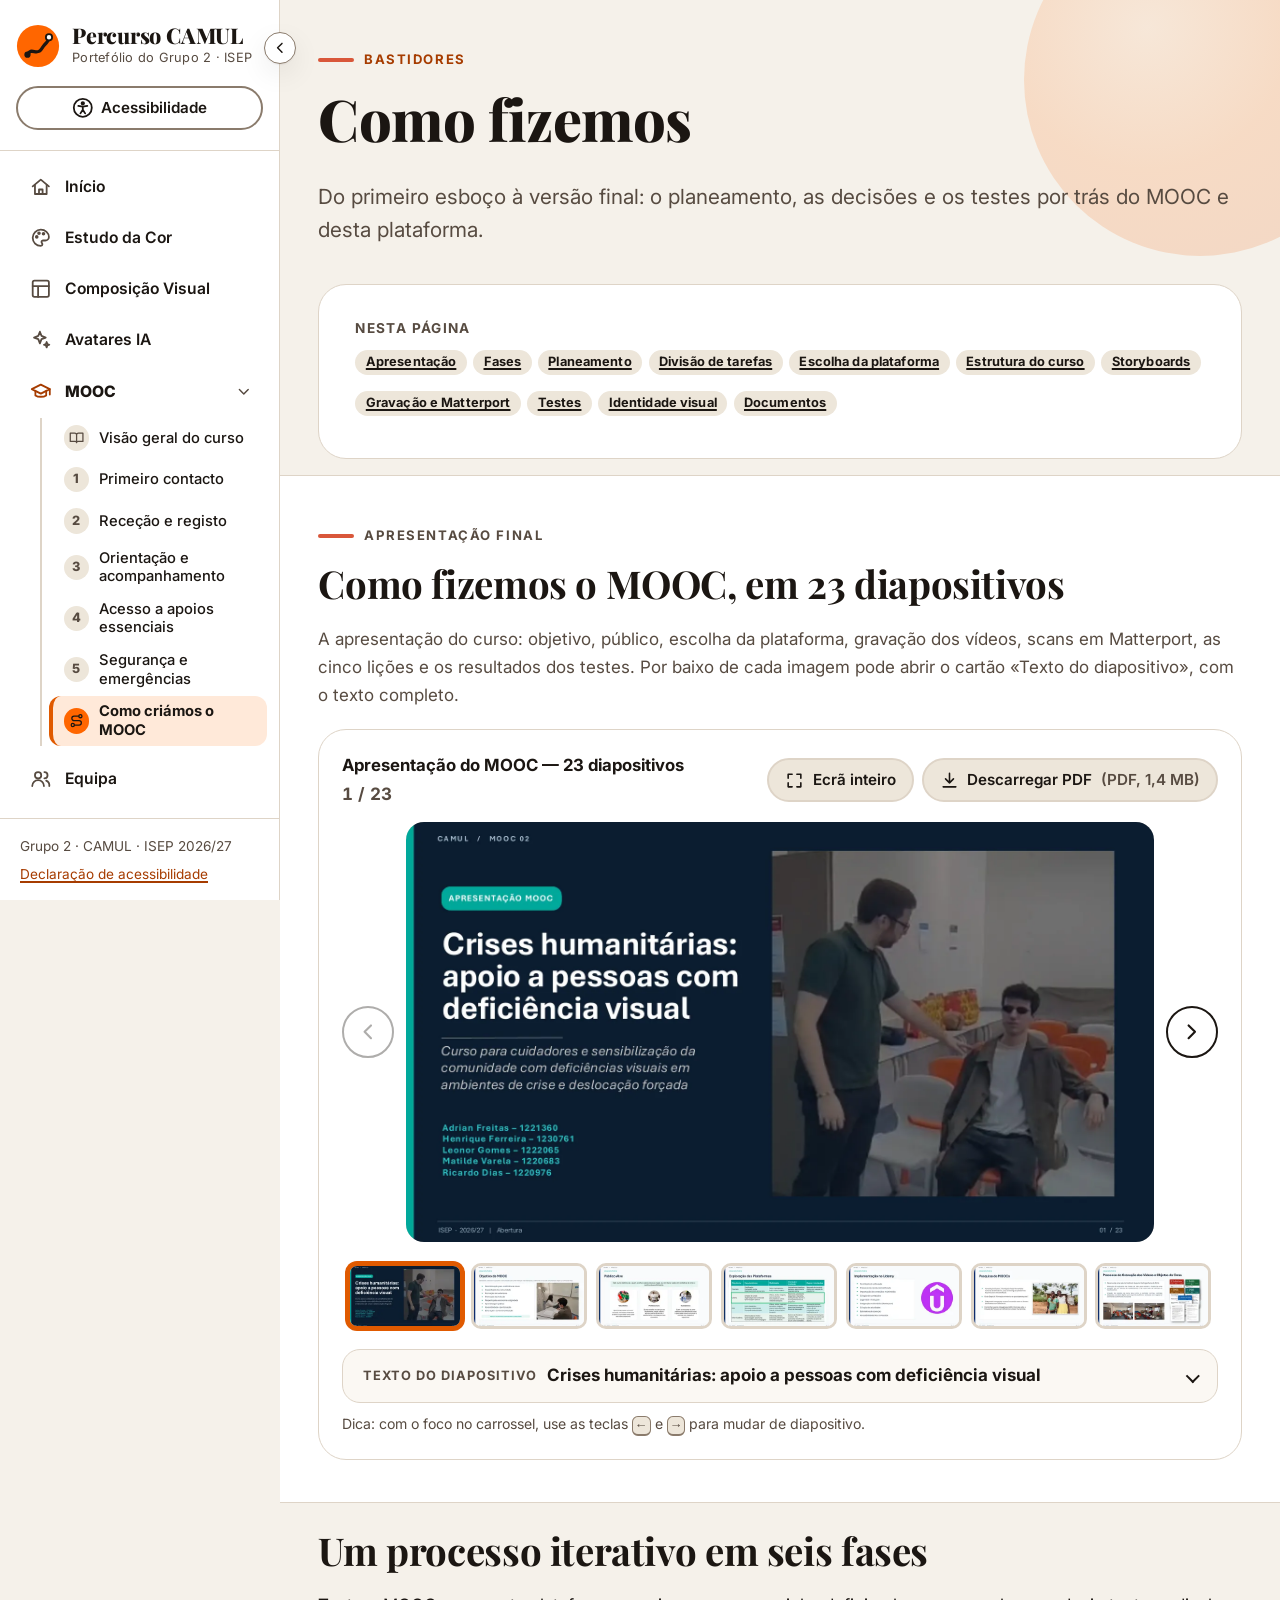
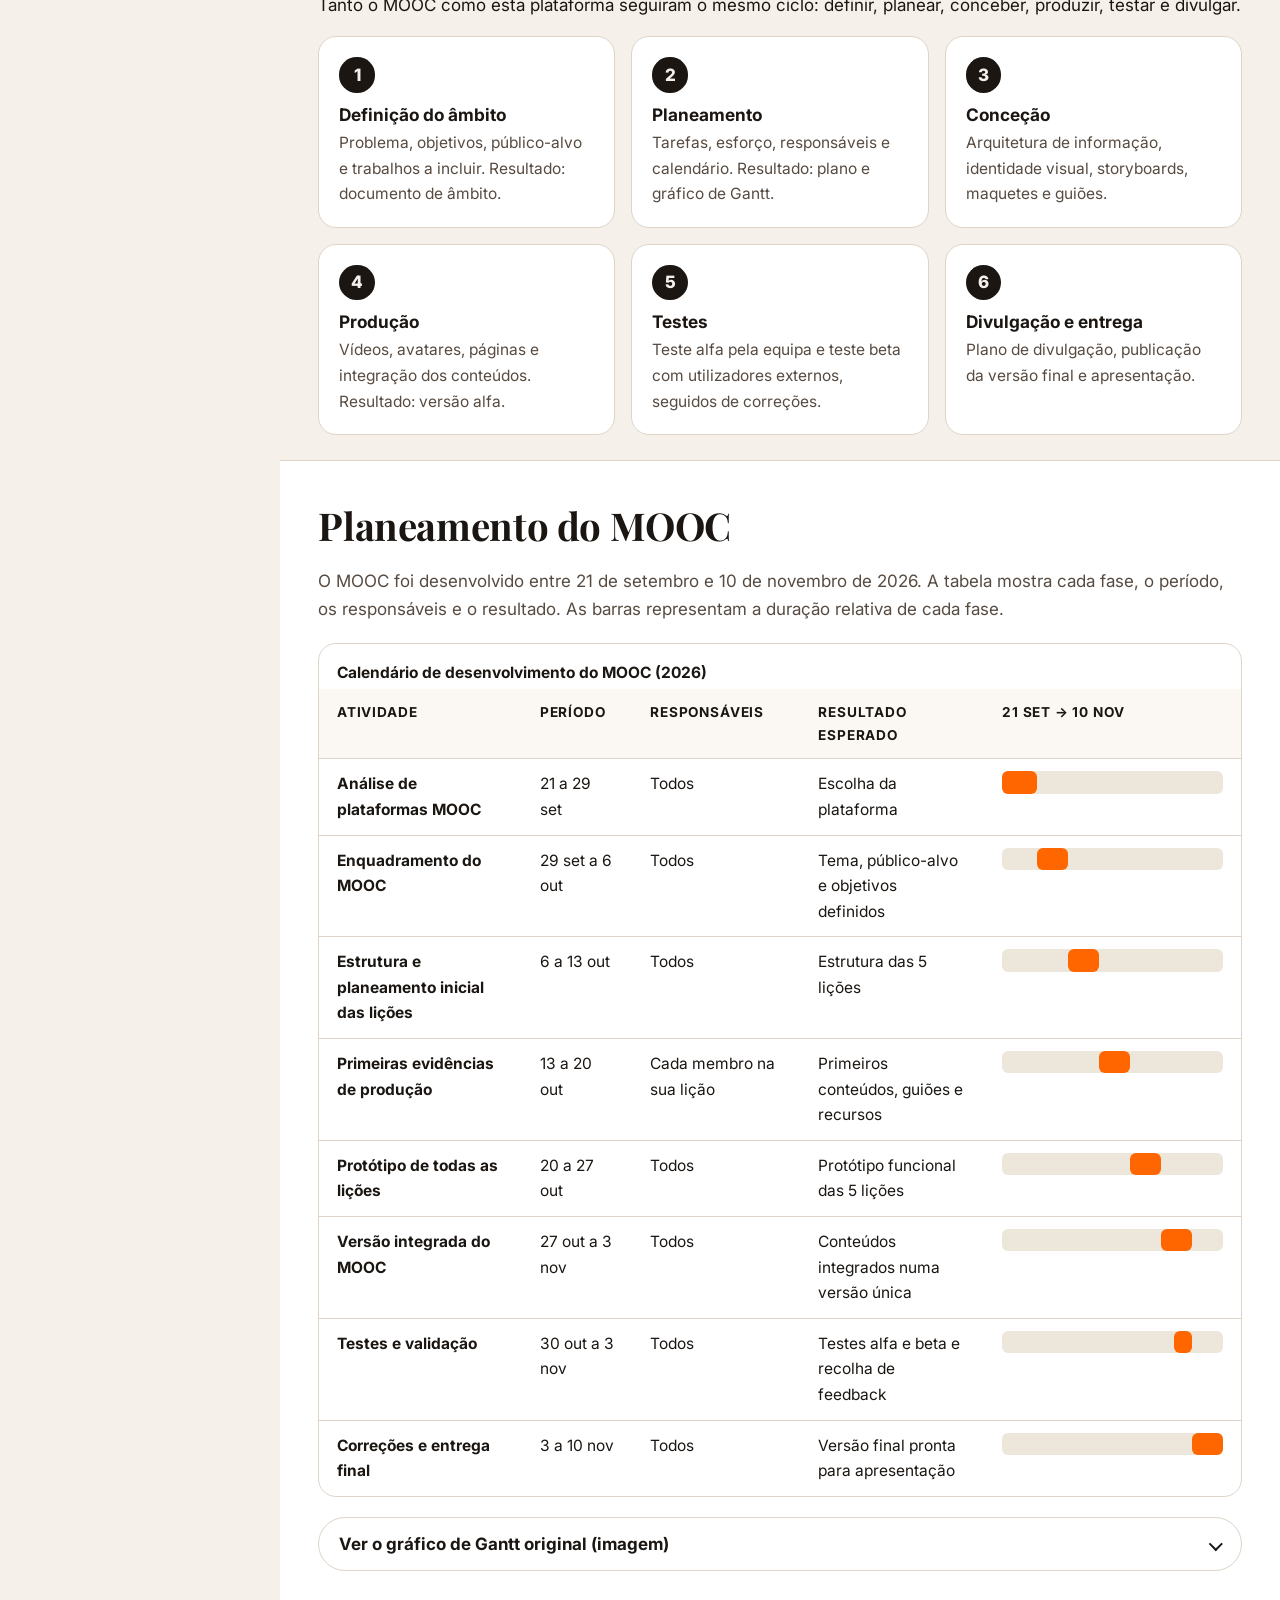
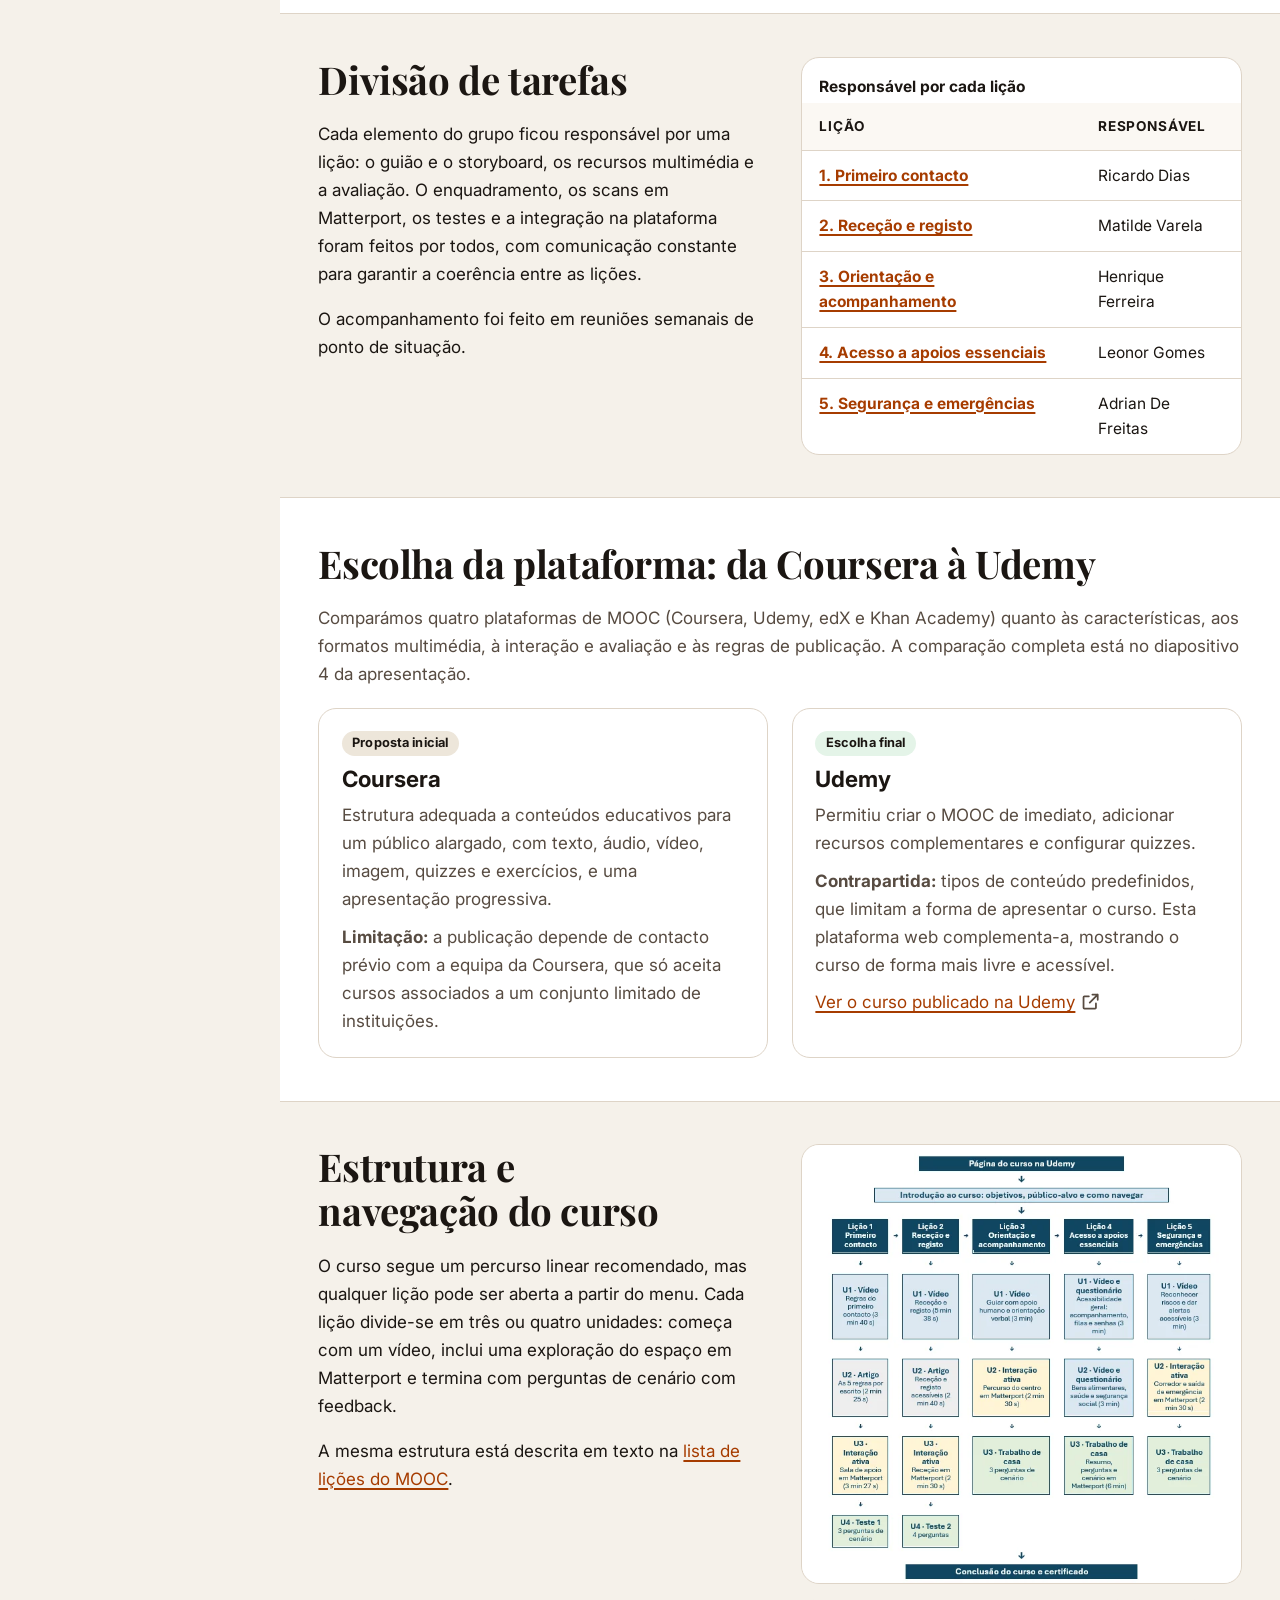
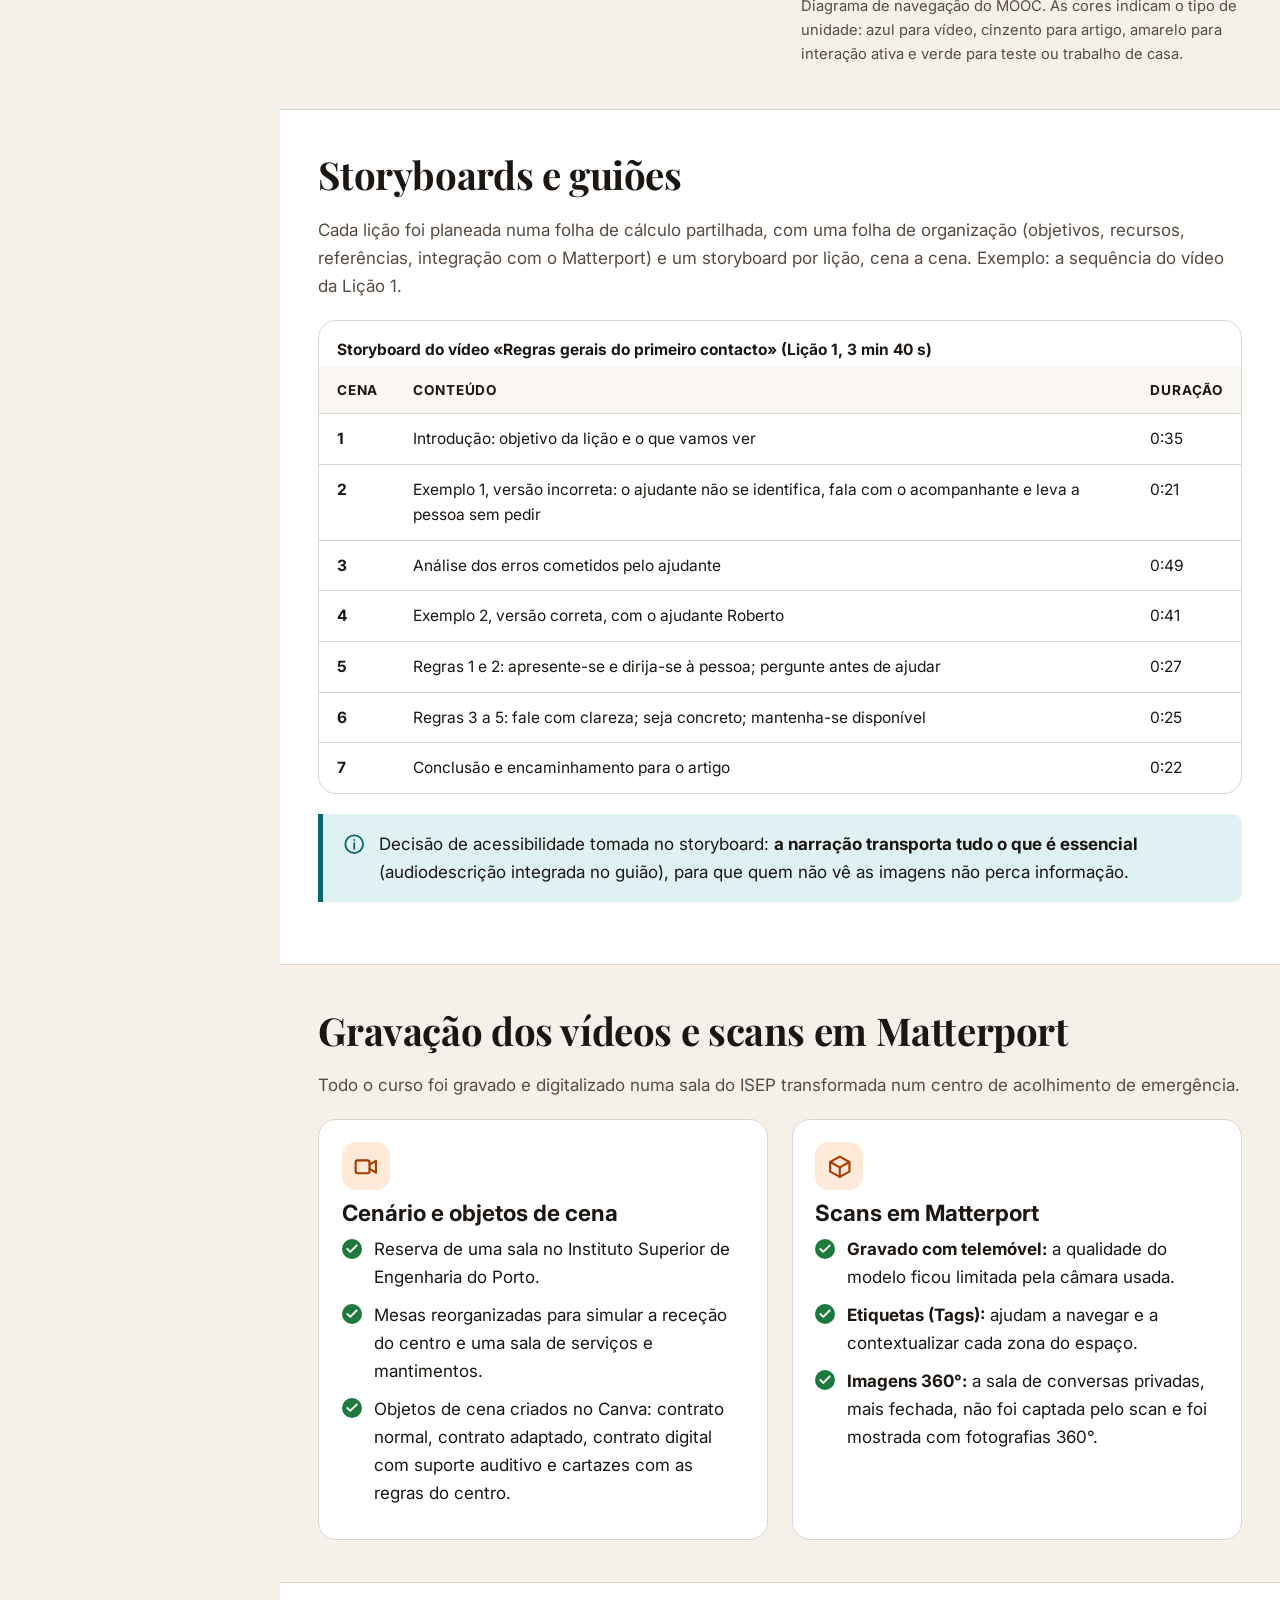
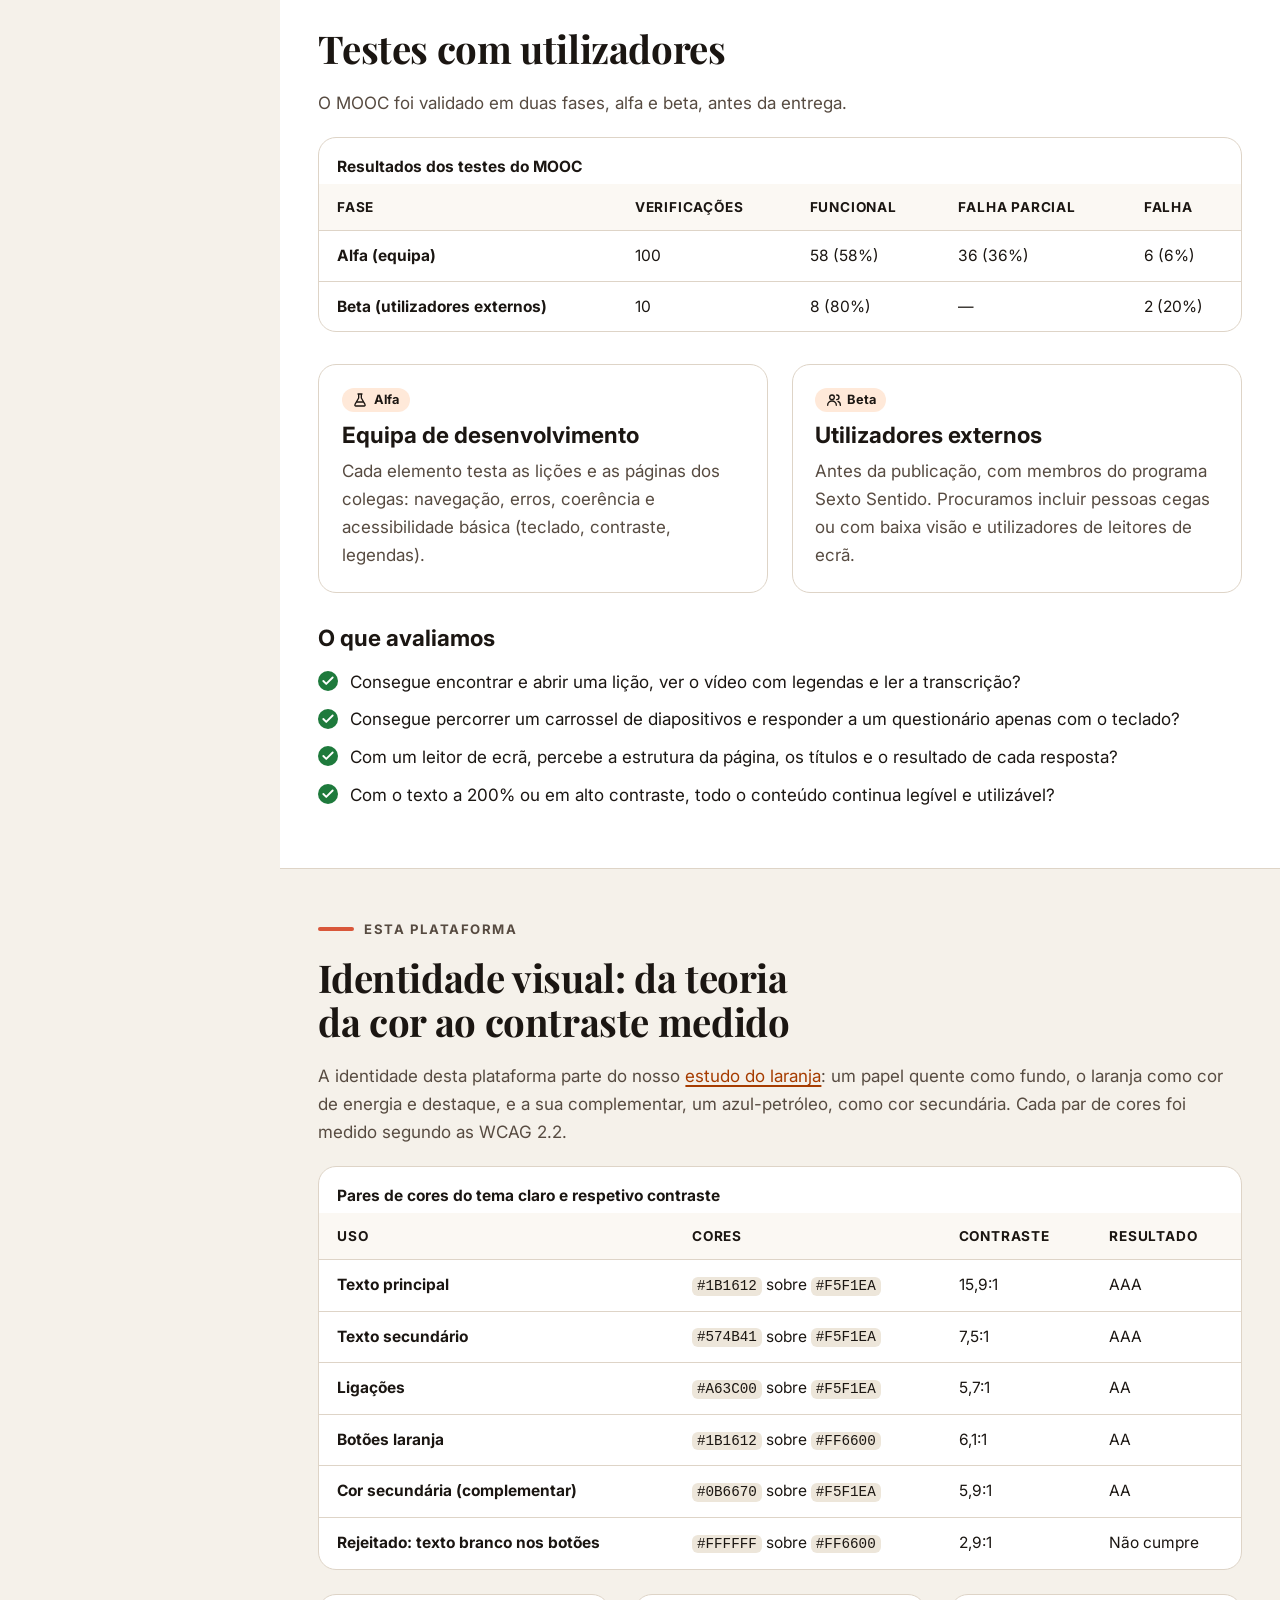
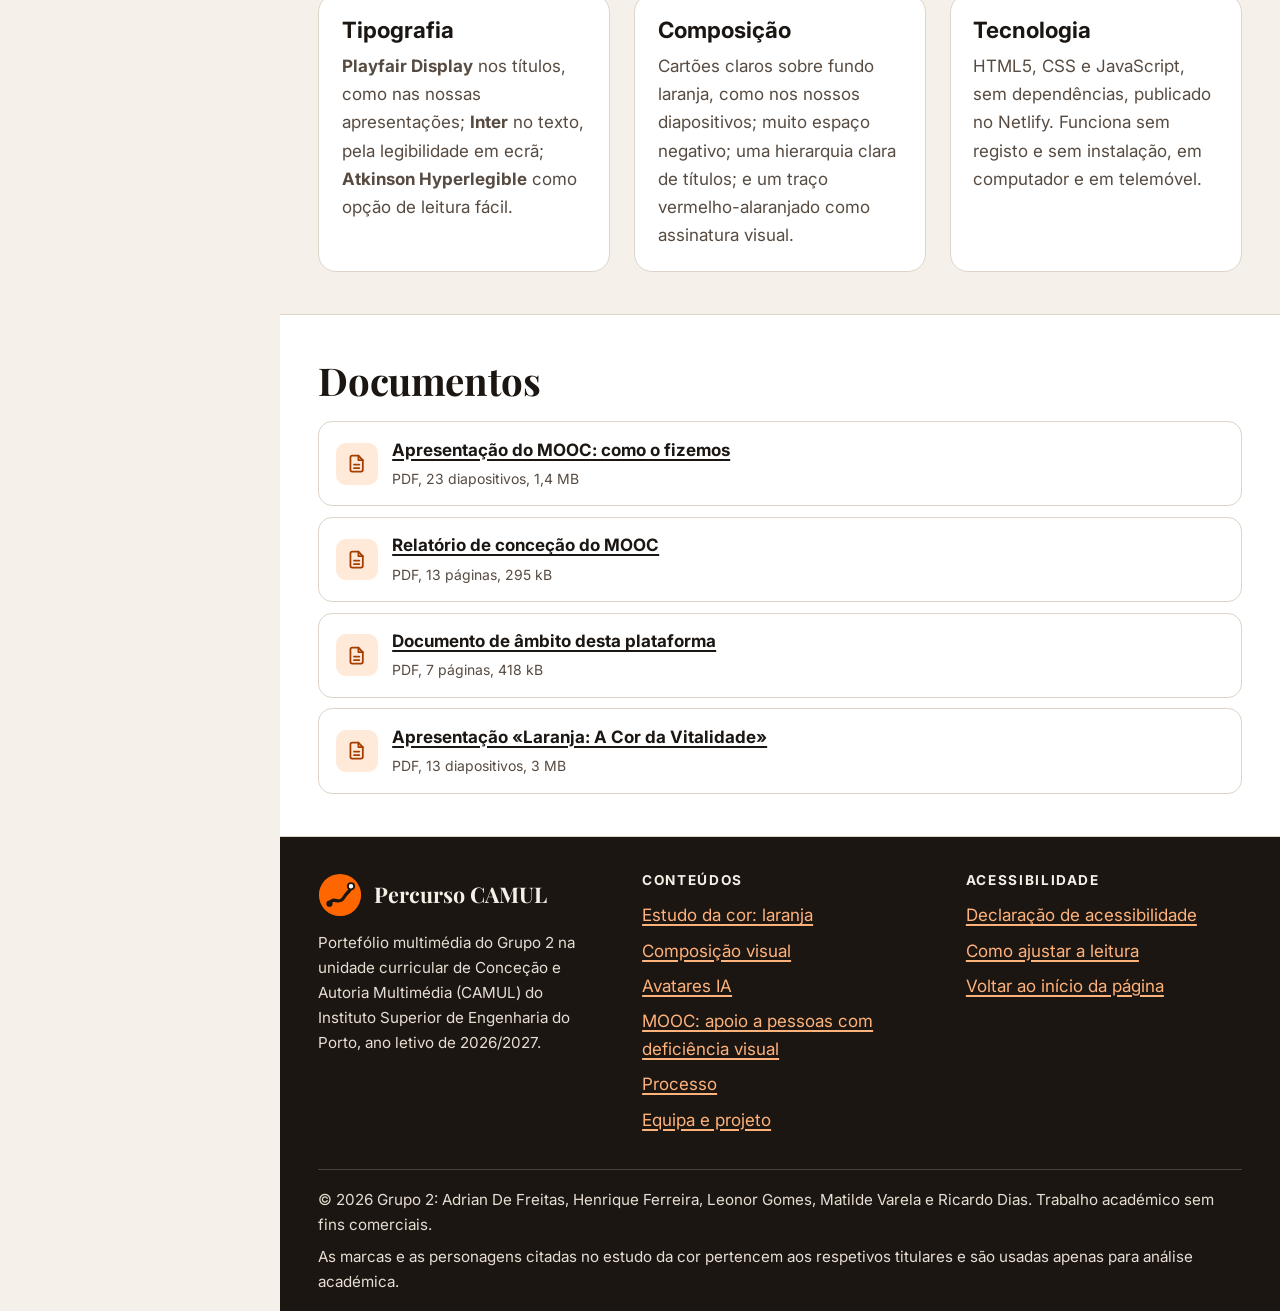
<file: processo.html>
<!doctype html>
<html lang="pt-PT">
<head>
  <meta charset="utf-8">
  <meta name="viewport" content="width=device-width, initial-scale=1">
  <title>Processo · Percurso CAMUL</title>
  <meta name="description" content="Como fizemos: planeamento e gráfico de Gantt, divisão de tarefas, escolha da plataforma, storyboards, testes alfa e beta e a identidade visual desta plataforma.">
  <meta name="theme-color" content="#FF6600">
  <meta property="og:type" content="website">
  <meta property="og:locale" content="pt_PT">
  <meta property="og:site_name" content="Percurso CAMUL">
  <meta property="og:title" content="Processo · Percurso CAMUL">
  <meta property="og:description" content="Como fizemos: planeamento e gráfico de Gantt, divisão de tarefas, escolha da plataforma, storyboards, testes alfa e beta e a identidade visual desta plataforma.">
  <link rel="icon" href="assets/img/favicon.svg" type="image/svg+xml">
  <link rel="preconnect" href="https://fonts.googleapis.com">
  <link rel="preconnect" href="https://fonts.gstatic.com" crossorigin>
  <link rel="stylesheet" href="https://fonts.googleapis.com/css2?family=Atkinson+Hyperlegible:ital,wght@0,400;0,700;1,400&amp;family=Inter:wght@300;400;500;600;700;800;900&amp;family=Playfair+Display:wght@600;700;800&amp;display=swap">
  <link rel="stylesheet" href="css/styles.css">
  <script>
    /* aplica as preferências guardadas antes de a página aparecer (evita «piscar») */
    (function () { var d = document.documentElement; d.classList.add('js'); try { var p = JSON.parse(localStorage.getItem('pc-prefs') || '{}'); for (var k in p) { if (p[k] && !/^(auto|md|padrao|normal)$/.test(p[k])) d.setAttribute('data-' + k, p[k]); } } catch (e) {} })();
  </script>
  <script src="js/site.js" defer></script>
  <script src="data/slides.js" defer></script>
  <script src="js/carousel.js" defer></script>
</head>
<body>
<a class="skip-link" href="#conteudo">Saltar para o conteúdo principal</a>

<!-- Ícones (SVG) usados em todo o site -->
<svg xmlns="http://www.w3.org/2000/svg" style="position:absolute;width:0;height:0;overflow:hidden" aria-hidden="true" focusable="false">
  <symbol id="i-menu" viewBox="0 0 24 24"><path d="M4 6h16M4 12h16M4 18h16"/></symbol>
  <symbol id="i-home" viewBox="0 0 24 24"><path d="M3 11.5 12 4l9 7.5"/><path d="M5.5 10v10h13V10"/><path d="M10 20v-5h4v5"/></symbol>
  <symbol id="i-a11y" viewBox="0 0 24 24"><circle cx="12" cy="12" r="10"/><circle cx="12" cy="7" r="1.4" fill="currentColor"/><path d="M7 9.8l5 1 5-1M12 10.8v3.4M12 14.2l-2.6 4M12 14.2l2.6 4"/></symbol>
  <symbol id="i-x" viewBox="0 0 24 24"><path d="M18 6 6 18M6 6l12 12"/></symbol>
  <symbol id="i-chevron-left" viewBox="0 0 24 24"><path d="m15 18-6-6 6-6"/></symbol>
  <symbol id="i-chevron-right" viewBox="0 0 24 24"><path d="m9 18 6-6-6-6"/></symbol>
  <symbol id="i-check" viewBox="0 0 24 24"><path d="M20 6 9 17l-5-5"/></symbol>
  <symbol id="i-check-circle" viewBox="0 0 24 24"><circle cx="12" cy="12" r="9.5"/><path d="m8 12.5 2.8 2.8L16.5 9.5"/></symbol>
  <symbol id="i-x-circle" viewBox="0 0 24 24"><circle cx="12" cy="12" r="9.5"/><path d="m15 9-6 6M9 9l6 6"/></symbol>
  <symbol id="i-alert" viewBox="0 0 24 24"><path d="M12 3.5 2.5 20h19z"/><path d="M12 10v4.5M12 17.2h.01"/></symbol>
  <symbol id="i-info" viewBox="0 0 24 24"><circle cx="12" cy="12" r="9.5"/><path d="M12 11v6M12 7.5h.01"/></symbol>
  <symbol id="i-download" viewBox="0 0 24 24"><path d="M12 3v12M7 10l5 5 5-5M4 20h16"/></symbol>
  <symbol id="i-external" viewBox="0 0 24 24"><path d="M14 4h6v6M20 4l-9 9M18 14v5a1 1 0 0 1-1 1H5a1 1 0 0 1-1-1V7a1 1 0 0 1 1-1h5"/></symbol>
  <symbol id="i-expand" viewBox="0 0 24 24"><path d="M4 9V4h5M20 9V4h-5M4 15v5h5M20 15v5h-5"/></symbol>
  <symbol id="i-clock" viewBox="0 0 24 24"><circle cx="12" cy="12" r="9.5"/><path d="M12 7v5l3 2"/></symbol>
  <symbol id="i-cc" viewBox="0 0 24 24"><rect x="3" y="5" width="18" height="14" rx="2.5"/><path d="M10.5 10.2a2.2 2.2 0 1 0 0 3.6M17 10.2a2.2 2.2 0 1 0 0 3.6"/></symbol>
  <symbol id="i-text" viewBox="0 0 24 24"><path d="M5 6h14M5 10h14M5 14h10M5 18h8"/></symbol>
  <symbol id="i-list" viewBox="0 0 24 24"><path d="M9 6h11M9 12h11M9 18h11M4.5 6h.01M4.5 12h.01M4.5 18h.01"/></symbol>
  <symbol id="i-list-check" viewBox="0 0 24 24"><path d="m3.5 6 1.5 1.5L8 4.5M3.5 13l1.5 1.5L8 11.5M11 6h9M11 13h9M11 19h9"/></symbol>
  <symbol id="i-circle-dot" viewBox="0 0 24 24"><circle cx="12" cy="12" r="9.5"/><circle cx="12" cy="12" r="3.5" fill="currentColor"/></symbol>
  <symbol id="i-sparkles" viewBox="0 0 24 24"><path d="M11 3l1.8 4.7 4.7 1.8-4.7 1.8L11 16l-1.8-4.7L4.5 9.5l4.7-1.8z"/><path d="M18.5 14.5l.8 2.2 2.2.8-2.2.8-.8 2.2-.8-2.2-2.2-.8 2.2-.8z"/></symbol>
  <symbol id="i-video" viewBox="0 0 24 24"><rect x="2.5" y="6" width="13" height="12" rx="2"/><path d="m15.5 10 6-3.5v11l-6-3.5"/></symbol>
  <symbol id="i-cube" viewBox="0 0 24 24"><path d="M12 2.5 21 7.5v9L12 21.5 3 16.5v-9z"/><path d="M3 7.5l9 5 9-5M12 12.5v9"/></symbol>
  <symbol id="i-quiz" viewBox="0 0 24 24"><circle cx="12" cy="12" r="9.5"/><path d="M9.5 9.2a2.6 2.6 0 0 1 5 1c0 1.8-2.5 2.2-2.5 3.8M12 17h.01"/></symbol>
  <symbol id="i-user" viewBox="0 0 24 24"><circle cx="12" cy="8" r="4"/><path d="M4 21a8 8 0 0 1 16 0"/></symbol>
  <symbol id="i-users" viewBox="0 0 24 24"><circle cx="9" cy="8" r="3.5"/><path d="M2.5 20a6.5 6.5 0 0 1 13 0M16 4.5a3.5 3.5 0 0 1 0 7M18 14a6 6 0 0 1 3.5 6"/></symbol>
  <symbol id="i-file" viewBox="0 0 24 24"><path d="M14 3H7a2 2 0 0 0-2 2v14a2 2 0 0 0 2 2h10a2 2 0 0 0 2-2V8z"/><path d="M14 3v5h5M9 13h6M9 17h6"/></symbol>
  <symbol id="i-slides" viewBox="0 0 24 24"><rect x="3" y="4" width="18" height="12" rx="2"/><path d="M12 16v4M8 20h8"/></symbol>
  <symbol id="i-arrow-right" viewBox="0 0 24 24"><path d="M5 12h14M13 6l6 6-6 6"/></symbol>
  <symbol id="i-arrow-left" viewBox="0 0 24 24"><path d="M19 12H5M11 6l-6 6 6 6"/></symbol>
  <symbol id="i-arrow-up" viewBox="0 0 24 24"><path d="M12 19V5M6 11l6-6 6 6"/></symbol>
  <symbol id="i-rotate" viewBox="0 0 24 24"><path d="M3 12a9 9 0 1 0 3-6.7L3 8"/><path d="M3 3v5h5"/></symbol>
  <symbol id="i-play" viewBox="0 0 24 24"><path d="M7 4.5v15l12-7.5z"/></symbol>
  <symbol id="i-palette" viewBox="0 0 24 24"><path d="M12 3a9 9 0 0 0 0 18c1.2 0 1.8-.8 1.8-1.7 0-1.3-1-1.6-1-2.6 0-.9.7-1.7 1.7-1.7H17a4 4 0 0 0 4-4C21 6.6 17 3 12 3z"/><circle cx="7.5" cy="11" r="1"/><circle cx="10" cy="7" r="1"/><circle cx="15" cy="7.5" r="1"/></symbol>
  <symbol id="i-layout" viewBox="0 0 24 24"><rect x="3" y="3" width="18" height="18" rx="2"/><path d="M3 9h18M9 9v12"/></symbol>
  <symbol id="i-grid" viewBox="0 0 24 24"><rect x="3" y="3" width="18" height="18" rx="2"/><path d="M9 3v18M15 3v18M3 9h18M3 15h18"/></symbol>
  <symbol id="i-columns" viewBox="0 0 24 24"><rect x="3" y="3" width="18" height="18" rx="2"/><path d="M12 3v18"/></symbol>
  <symbol id="i-space" viewBox="0 0 24 24"><circle cx="12" cy="12" r="9.5"/><path d="M12 2.5a4.75 4.75 0 0 1 0 9.5 4.75 4.75 0 0 0 0 9.5"/></symbol>
  <symbol id="i-type" viewBox="0 0 24 24"><path d="M4 7V5h16v2M9 19h6M12 5v14"/></symbol>
  <symbol id="i-scales" viewBox="0 0 24 24"><path d="M12 3v18M7 21h10M5 7h14M5 7l-3 6a3 3 0 0 0 6 0zM19 7l-3 6a3 3 0 0 0 6 0z"/></symbol>
  <symbol id="i-route" viewBox="0 0 24 24"><circle cx="6" cy="19" r="2.5"/><circle cx="18" cy="5" r="2.5"/><path d="M8.5 19H16a3.5 3.5 0 0 0 0-7H8a3.5 3.5 0 0 1 0-7h7.5"/></symbol>
  <symbol id="i-book" viewBox="0 0 24 24"><path d="M2 5h7a3 3 0 0 1 3 3v12a2 2 0 0 0-2-2H2zM22 5h-7a3 3 0 0 0-3 3v12a2 2 0 0 1 2-2h8z"/></symbol>
  <symbol id="i-eye" viewBox="0 0 24 24"><path d="M2 12s3.5-7 10-7 10 7 10 7-3.5 7-10 7S2 12 2 12z"/><circle cx="12" cy="12" r="3"/></symbol>
  <symbol id="i-keyboard" viewBox="0 0 24 24"><rect x="2" y="6" width="20" height="12" rx="2"/><path d="M6 10h.01M10 10h.01M14 10h.01M18 10h.01M7 14h10"/></symbol>
  <symbol id="i-graduation" viewBox="0 0 24 24"><path d="M2 9l10-5 10 5-10 5z"/><path d="M6 11v5c3 2 9 2 12 0v-5M22 9v6"/></symbol>
  <symbol id="i-globe" viewBox="0 0 24 24"><circle cx="12" cy="12" r="9.5"/><path d="M2.5 12h19M12 2.5c2.5 2.8 3.8 6 3.8 9.5s-1.3 6.7-3.8 9.5c-2.5-2.8-3.8-6-3.8-9.5S9.5 5.3 12 2.5z"/></symbol>
  <symbol id="i-heart" viewBox="0 0 24 24"><path d="M12 20s-7.5-4.6-9.3-9.2C1.4 7.4 3.6 4 7 4c2 0 3.3 1.1 5 3 1.7-1.9 3-3 5-3 3.4 0 5.6 3.4 4.3 6.8C19.5 15.4 12 20 12 20z"/></symbol>
  <symbol id="i-calendar" viewBox="0 0 24 24"><rect x="3" y="5" width="18" height="16" rx="2"/><path d="M3 10h18M8 3v4M16 3v4"/></symbol>
  <symbol id="i-flask" viewBox="0 0 24 24"><path d="M9 3h6M10 3v6l-5.5 9.5A1.6 1.6 0 0 0 5.9 21h12.2a1.6 1.6 0 0 0 1.4-2.5L14 9V3"/><path d="M7.5 15h9"/></symbol>
  <symbol id="i-target" viewBox="0 0 24 24"><circle cx="12" cy="12" r="9.5"/><circle cx="12" cy="12" r="5.5"/><circle cx="12" cy="12" r="1.5"/></symbol>
  <symbol id="i-pen" viewBox="0 0 24 24"><path d="M4 20h4L19 9a2.8 2.8 0 0 0-4-4L4 16z"/><path d="M13.5 6.5l4 4"/></symbol>
  <symbol id="i-contrast" viewBox="0 0 24 24"><circle cx="12" cy="12" r="9.5"/><path d="M12 2.5a9.5 9.5 0 0 1 0 19z" fill="currentColor"/></symbol>
  <symbol id="i-align" viewBox="0 0 24 24"><path d="M4 5h16M4 10h10M4 15h16M4 20h10"/></symbol>
  <symbol id="i-wave" viewBox="0 0 24 24"><path d="M2 12c2.5-5 5-5 7.5 0s5 5 7.5 0 3.5-3.5 5-2"/></symbol>
  <symbol id="i-dots" viewBox="0 0 24 24"><circle cx="6" cy="6" r="1.4"/><circle cx="12" cy="6" r="1.4"/><circle cx="18" cy="6" r="1.4"/><circle cx="6" cy="12" r="1.4"/><circle cx="12" cy="12" r="1.4"/><circle cx="18" cy="12" r="1.4"/><circle cx="6" cy="18" r="1.4"/><circle cx="12" cy="18" r="1.4"/><circle cx="18" cy="18" r="1.4"/></symbol>
  <symbol id="i-puzzle" viewBox="0 0 24 24"><path d="M10 3.5a2 2 0 1 1 4 0V5h4a1 1 0 0 1 1 1v4h-1.5a2 2 0 1 0 0 4H19v4a1 1 0 0 1-1 1h-4v-1.5a2 2 0 1 0-4 0V19H6a1 1 0 0 1-1-1v-4h1.5a2 2 0 1 0 0-4H5V6a1 1 0 0 1 1-1h4z"/></symbol>
  <symbol id="i-maximize" viewBox="0 0 24 24"><path d="M15 3h6v6M9 21H3v-6M21 3l-7 7M3 21l7-7"/></symbol>
</svg>

<div class="app">
<header class="site-header" id="topo" tabindex="-1">
  <div class="sidebar-top">
    <button type="button" class="sidebar-toggle" id="btn-sidebar" hidden><svg class="icon" aria-hidden="true" focusable="false"><use href="#i-chevron-left"></use></svg><span class="visually-hidden" data-sidebar-label>Recolher o menu lateral</span></button>
    <a class="brand" href="index.html">
      <svg class="brand-mark" viewBox="0 0 48 48" aria-hidden="true" focusable="false"><circle cx="24" cy="24" r="23" fill="#FF6600"/><path d="M12.5 33.5c4-9 10.5 2 15.5-6.5s7.5-6 8-12.5" fill="none" stroke="#1B1612" stroke-width="3.6" stroke-linecap="round"/><circle cx="12.5" cy="33.5" r="3.4" fill="#1B1612"/><circle cx="36" cy="14.5" r="3.4" fill="#FFFFFF" stroke="#1B1612" stroke-width="2"/></svg>
      <span><span class="brand-name">Percurso CAMUL</span><span class="brand-sub">Portefólio do Grupo 2 · ISEP</span></span>
    </a>
    <div class="tools">
      <button type="button" class="tool-btn" id="btn-acessibilidade" aria-expanded="false" aria-controls="painel-acessibilidade" hidden>
        <svg class="icon" aria-hidden="true" focusable="false"><use href="#i-a11y"></use></svg><span class="tool-label">Acessibilidade</span>
      </button>
      <div id="painel-acessibilidade" class="a11y-panel" role="region" aria-labelledby="painel-acessibilidade-titulo" hidden>
        <h2 id="painel-acessibilidade-titulo">Preferências de leitura</h2>
        <p>Ajuste a página às suas necessidades. As escolhas ficam guardadas neste navegador.</p>
        <fieldset>
          <legend>Tamanho do texto</legend>
          <div class="seg">
            <label><input type="radio" name="text" value="md"><span>100%</span></label>
            <label><input type="radio" name="text" value="lg"><span>112%</span></label>
            <label><input type="radio" name="text" value="xl"><span>125%</span></label>
            <label><input type="radio" name="text" value="xxl"><span>150%</span></label>
          </div>
        </fieldset>
        <fieldset>
          <legend>Cores</legend>
          <div class="seg">
            <label><input type="radio" name="theme" value="auto"><span>Automático</span></label>
            <label><input type="radio" name="theme" value="light"><span>Claro</span></label>
            <label><input type="radio" name="theme" value="dark"><span>Escuro</span></label>
            <label><input type="radio" name="theme" value="contrast"><span>Alto contraste</span></label>
          </div>
        </fieldset>
        <fieldset>
          <legend>Leitura e movimento</legend>
          <label class="check-row"><input type="checkbox" name="font" value="legivel"><span><strong>Letra de leitura fácil</strong><small>Atkinson Hyperlegible, desenhada para pessoas com baixa visão</small></span></label>
          <label class="check-row"><input type="checkbox" name="spacing" value="amplo"><span><strong>Mais espaço entre letras e linhas</strong><small>Ajuda na leitura com baixa visão ou dislexia</small></span></label>
          <label class="check-row"><input type="checkbox" name="links" value="sublinhado"><span><strong>Destacar todas as ligações</strong><small>Sublinhado e negrito em todas as ligações</small></span></label>
          <label class="check-row"><input type="checkbox" name="motion" value="reduzido"><span><strong>Reduzir animações</strong><small>Desliga transições e movimentos</small></span></label>
        </fieldset>
        <p class="visually-hidden" role="status" data-a11y-status></p>
        <div class="panel-actions">
          <button type="button" class="btn btn-quiet btn-sm" data-a11y-reset>Repor predefinições</button>
          <button type="button" class="btn btn-secondary btn-sm" data-a11y-close>Fechar</button>
        </div>
        <p style="font-size:.88rem;margin:.75rem 0 0"><a href="acessibilidade.html">Declaração de acessibilidade</a></p>
      </div>
      <button type="button" class="tool-btn nav-toggle" id="btn-menu" aria-expanded="false" aria-controls="menu-principal">
        <svg class="icon" aria-hidden="true" focusable="false"><use href="#i-menu"></use></svg><span class="tool-label">Menu</span>
      </button>
    </div>
  </div>
  <div class="sidebar-scroll">
  <nav class="site-nav" id="menu-principal" aria-label="Principal">
    <ul>
      <li><a href="index.html"><svg class="icon" aria-hidden="true" focusable="false"><use href="#i-home"></use></svg><span>Início</span></a></li>
      <li><a href="cor.html"><svg class="icon" aria-hidden="true" focusable="false"><use href="#i-palette"></use></svg><span>Estudo da Cor</span></a></li>
      <li><a href="composicao.html"><svg class="icon" aria-hidden="true" focusable="false"><use href="#i-layout"></use></svg><span>Composição Visual</span></a></li>
      <li><a href="avatares.html"><svg class="icon" aria-hidden="true" focusable="false"><use href="#i-sparkles"></use></svg><span>Avatares IA</span></a></li>
      <li class="nav-group">
        <details open>
          <summary><svg class="icon" aria-hidden="true" focusable="false"><use href="#i-graduation"></use></svg><span>MOOC</span><svg class="icon nav-chevron" aria-hidden="true" focusable="false"><use href="#i-chevron-right"></use></svg></summary>
          <ul class="subnav">
            <li><a href="mooc.html"><span class="subnav-num"><svg class="icon" aria-hidden="true" focusable="false"><use href="#i-book"></use></svg></span><span>Visão geral do curso</span></a></li>
            <li><a href="licao-1.html"><span class="subnav-num" aria-hidden="true">1</span><span><span class="visually-hidden">Lição 1: </span>Primeiro contacto</span></a></li>
            <li><a href="licao-2.html"><span class="subnav-num" aria-hidden="true">2</span><span><span class="visually-hidden">Lição 2: </span>Receção e registo</span></a></li>
            <li><a href="licao-3.html"><span class="subnav-num" aria-hidden="true">3</span><span><span class="visually-hidden">Lição 3: </span>Orientação e acompanhamento</span></a></li>
            <li><a href="licao-4.html"><span class="subnav-num" aria-hidden="true">4</span><span><span class="visually-hidden">Lição 4: </span>Acesso a apoios essenciais</span></a></li>
            <li><a href="licao-5.html"><span class="subnav-num" aria-hidden="true">5</span><span><span class="visually-hidden">Lição 5: </span>Segurança e emergências</span></a></li>
            <li><a href="processo.html" aria-current="page"><span class="subnav-num"><svg class="icon" aria-hidden="true" focusable="false"><use href="#i-route"></use></svg></span><span>Como criámos o MOOC</span></a></li>
          </ul>
        </details>
      </li>
      <li><a href="equipa.html"><svg class="icon" aria-hidden="true" focusable="false"><use href="#i-users"></use></svg><span>Equipa</span></a></li>
    </ul>
  </nav>
  <div class="sidebar-foot">
    <p>Grupo 2 · CAMUL · ISEP 2026/27</p>
    <p><a href="acessibilidade.html">Declaração de acessibilidade</a></p>
  </div>
  </div>
</header>

<div class="page">
<main id="conteudo" tabindex="-1">
<div class="page-hero">
  <div class="container">
    <p class="eyebrow">Bastidores</p>
    <h1>Como fizemos</h1>
    <p class="lead">Do primeiro esboço à versão final: o planeamento, as decisões e os testes por trás do MOOC e desta plataforma.</p>
  </div>
</div>

<div class="container">
  <nav class="panel" aria-labelledby="nesta-pagina" style="margin-bottom:1rem">
    <h2 id="nesta-pagina" style="font-family:var(--font-body);font-size:.85rem;text-transform:uppercase;letter-spacing:.1em;color:var(--ink-2);margin-bottom:.6rem">Nesta página</h2>
    <ul class="card-meta" style="list-style:none;padding:0;margin:0">
      <li><a class="badge" href="#apresentacao-processo">Apresentação</a></li>
      <li><a class="badge" href="#fases">Fases</a></li>
      <li><a class="badge" href="#planeamento">Planeamento</a></li>
      <li><a class="badge" href="#tarefas">Divisão de tarefas</a></li>
      <li><a class="badge" href="#plataforma">Escolha da plataforma</a></li>
      <li><a class="badge" href="#navegacao">Estrutura do curso</a></li>
      <li><a class="badge" href="#storyboards">Storyboards</a></li>
      <li><a class="badge" href="#bastidores">Gravação e Matterport</a></li>
      <li><a class="badge" href="#testes">Testes</a></li>
      <li><a class="badge" href="#identidade">Identidade visual</a></li>
      <li><a class="badge" href="#documentos">Documentos</a></li>
    </ul>
  </nav>
</div>

<section class="section section-alt" aria-labelledby="apresentacao-processo">
  <div class="container">
    <div class="section-head">
      <p class="eyebrow">Apresentação final</p>
      <h2 id="apresentacao-processo">Como fizemos o MOOC, em 23 diapositivos</h2>
      <p>A apresentação do curso: objetivo, público, escolha da plataforma, gravação dos vídeos, scans em Matterport, as cinco lições e os resultados dos testes. Por baixo de cada imagem pode abrir o cartão «Texto do diapositivo», com o texto completo.</p>
    </div>
    <div data-carousel="processo">
      <p>A apresentação precisa de JavaScript para funcionar como carrossel. <a href="assets/docs/apresentacao-processo-mooc.pdf">Descarregue o PDF da apresentação</a>.</p>
    </div>
  </div>
</section>

<section class="section-tight" aria-labelledby="fases">
  <div class="container">
    <h2 id="fases">Um processo iterativo em seis fases</h2>
    <p>Tanto o MOOC como esta plataforma seguiram o mesmo ciclo: definir, planear, conceber, produzir, testar e divulgar.</p>
    <ol class="steps">
      <li><h3>Definição do âmbito</h3><p>Problema, objetivos, público-alvo e trabalhos a incluir. Resultado: documento de âmbito.</p></li>
      <li><h3>Planeamento</h3><p>Tarefas, esforço, responsáveis e calendário. Resultado: plano e gráfico de Gantt.</p></li>
      <li><h3>Conceção</h3><p>Arquitetura de informação, identidade visual, storyboards, maquetes e guiões.</p></li>
      <li><h3>Produção</h3><p>Vídeos, avatares, páginas e integração dos conteúdos. Resultado: versão alfa.</p></li>
      <li><h3>Testes</h3><p>Teste alfa pela equipa e teste beta com utilizadores externos, seguidos de correções.</p></li>
      <li><h3>Divulgação e entrega</h3><p>Plano de divulgação, publicação da versão final e apresentação.</p></li>
    </ol>
  </div>
</section>

<section class="section section-alt" aria-labelledby="planeamento">
  <div class="container">
    <div class="section-head">
      <h2 id="planeamento">Planeamento do MOOC</h2>
      <p>O MOOC foi desenvolvido entre 21 de setembro e 10 de novembro de 2026. A tabela mostra cada fase, o período, os responsáveis e o resultado. As barras representam a duração relativa de cada fase.</p>
    </div>
    <div class="table-wrap gantt">
      <table>
        <caption>Calendário de desenvolvimento do MOOC (2026)</caption>
        <thead>
          <tr><th scope="col">Atividade</th><th scope="col">Período</th><th scope="col">Responsáveis</th><th scope="col">Resultado esperado</th><th scope="col"><span class="visually-hidden">Barra temporal</span><span aria-hidden="true">21 set → 10 nov</span></th></tr>
        </thead>
        <tbody>
          <tr><th scope="row">Análise de plataformas MOOC</th><td>21 a 29 set</td><td>Todos</td><td>Escolha da plataforma</td><td class="bar-cell" aria-hidden="true"><div class="bar-track"><div class="bar-fill" style="left:0%;width:16%"></div></div></td></tr>
          <tr><th scope="row">Enquadramento do MOOC</th><td>29 set a 6 out</td><td>Todos</td><td>Tema, público-alvo e objetivos definidos</td><td class="bar-cell" aria-hidden="true"><div class="bar-track"><div class="bar-fill" style="left:16%;width:14%"></div></div></td></tr>
          <tr><th scope="row">Estrutura e planeamento inicial das lições</th><td>6 a 13 out</td><td>Todos</td><td>Estrutura das 5 lições</td><td class="bar-cell" aria-hidden="true"><div class="bar-track"><div class="bar-fill" style="left:30%;width:14%"></div></div></td></tr>
          <tr><th scope="row">Primeiras evidências de produção</th><td>13 a 20 out</td><td>Cada membro na sua lição</td><td>Primeiros conteúdos, guiões e recursos</td><td class="bar-cell" aria-hidden="true"><div class="bar-track"><div class="bar-fill" style="left:44%;width:14%"></div></div></td></tr>
          <tr><th scope="row">Protótipo de todas as lições</th><td>20 a 27 out</td><td>Todos</td><td>Protótipo funcional das 5 lições</td><td class="bar-cell" aria-hidden="true"><div class="bar-track"><div class="bar-fill" style="left:58%;width:14%"></div></div></td></tr>
          <tr><th scope="row">Versão integrada do MOOC</th><td>27 out a 3 nov</td><td>Todos</td><td>Conteúdos integrados numa versão única</td><td class="bar-cell" aria-hidden="true"><div class="bar-track"><div class="bar-fill" style="left:72%;width:14%"></div></div></td></tr>
          <tr><th scope="row">Testes e validação</th><td>30 out a 3 nov</td><td>Todos</td><td>Testes alfa e beta e recolha de feedback</td><td class="bar-cell" aria-hidden="true"><div class="bar-track"><div class="bar-fill" style="left:78%;width:8%"></div></div></td></tr>
          <tr><th scope="row">Correções e entrega final</th><td>3 a 10 nov</td><td>Todos</td><td>Versão final pronta para apresentação</td><td class="bar-cell" aria-hidden="true"><div class="bar-track"><div class="bar-fill" style="left:86%;width:14%"></div></div></td></tr>
        </tbody>
      </table>
    </div>
    <details class="disclosure panel" style="margin-top:1.25rem;padding:0">
      <summary>Ver o gráfico de Gantt original (imagem)</summary>
      <div class="disclosure-body">
        <img src="assets/img/gantt-mooc.webp" alt="Gráfico de Gantt do desenvolvimento do MOOC, com oito barras laranja em escada entre 21 de setembro e 11 de novembro. A informação é a mesma da tabela acima." loading="lazy">
      </div>
    </details>
  </div>
</section>

<section class="section" aria-labelledby="tarefas">
  <div class="container split" style="align-items:start">
    <div>
      <h2 id="tarefas">Divisão de tarefas</h2>
      <p>Cada elemento do grupo ficou responsável por uma lição: o guião e o storyboard, os recursos multimédia e a avaliação. O enquadramento, os scans em Matterport, os testes e a integração na plataforma foram feitos por todos, com comunicação constante para garantir a coerência entre as lições.</p>
      <p>O acompanhamento foi feito em reuniões semanais de ponto de situação.</p>
    </div>
    <div class="table-wrap">
      <table>
        <caption>Responsável por cada lição</caption>
        <thead><tr><th scope="col">Lição</th><th scope="col">Responsável</th></tr></thead>
        <tbody>
          <tr><th scope="row"><a href="licao-1.html">1. Primeiro contacto</a></th><td>Ricardo Dias</td></tr>
          <tr><th scope="row"><a href="licao-2.html">2. Receção e registo</a></th><td>Matilde Varela</td></tr>
          <tr><th scope="row"><a href="licao-3.html">3. Orientação e acompanhamento</a></th><td>Henrique Ferreira</td></tr>
          <tr><th scope="row"><a href="licao-4.html">4. Acesso a apoios essenciais</a></th><td>Leonor Gomes</td></tr>
          <tr><th scope="row"><a href="licao-5.html">5. Segurança e emergências</a></th><td>Adrian De Freitas</td></tr>
        </tbody>
      </table>
    </div>
  </div>
</section>

<section class="section section-alt" aria-labelledby="plataforma">
  <div class="container">
    <div class="section-head">
      <h2 id="plataforma">Escolha da plataforma: da Coursera à Udemy</h2>
      <p>Comparámos quatro plataformas de MOOC (Coursera, Udemy, edX e Khan Academy) quanto às características, aos formatos multimédia, à interação e avaliação e às regras de publicação. A comparação completa está no diapositivo 4 da apresentação.</p>
    </div>
    <div class="grid grid-2">
      <div class="card">
        <p class="card-meta"><span class="badge">Proposta inicial</span></p>
        <h3>Coursera</h3>
        <p>Estrutura adequada a conteúdos educativos para um público alargado, com texto, áudio, vídeo, imagem, quizzes e exercícios, e uma apresentação progressiva.</p>
        <p><strong>Limitação:</strong> a publicação depende de contacto prévio com a equipa da Coursera, que só aceita cursos associados a um conjunto limitado de instituições.</p>
      </div>
      <div class="card">
        <p class="card-meta"><span class="badge badge-ok">Escolha final</span></p>
        <h3>Udemy</h3>
        <p>Permitiu criar o MOOC de imediato, adicionar recursos complementares e configurar quizzes.</p>
        <p><strong>Contrapartida:</strong> tipos de conteúdo predefinidos, que limitam a forma de apresentar o curso. Esta plataforma web complementa-a, mostrando o curso de forma mais livre e acessível.</p>
        <p><a href="https://www.udemy.com/course/crises-humanitarias-apoio-a-pessoas-com-deficiencia-visual/" target="_blank" rel="noopener">Ver o curso publicado na Udemy<span class="visually-hidden"> (abre num novo separador)</span></a> <svg class="icon" aria-hidden="true" focusable="false"><use href="#i-external"></use></svg></p>
      </div>
    </div>
  </div>
</section>

<section class="section" aria-labelledby="navegacao">
  <div class="container split" style="align-items:start">
    <div>
      <h2 id="navegacao">Estrutura e navegação do curso</h2>
      <p>O curso segue um percurso linear recomendado, mas qualquer lição pode ser aberta a partir do menu. Cada lição divide-se em três ou quatro unidades: começa com um vídeo, inclui uma exploração do espaço em Matterport e termina com perguntas de cenário com feedback.</p>
      <p>A mesma estrutura está descrita em texto na <a href="mooc.html#licoes">lista de lições do MOOC</a>.</p>
    </div>
    <figure class="figure">
      <img src="assets/img/esquema-navegacao-mooc.webp" alt="Diagrama de navegação do curso: da página na Udemy à introdução, e daí às cinco lições em colunas, cada uma com as suas unidades (vídeo, artigo, interação ativa, teste), terminando na conclusão do curso e no certificado." loading="lazy">
      <figcaption>Diagrama de navegação do MOOC. As cores indicam o tipo de unidade: azul para vídeo, cinzento para artigo, amarelo para interação ativa e verde para teste ou trabalho de casa.</figcaption>
    </figure>
  </div>
</section>

<section class="section section-alt" aria-labelledby="storyboards">
  <div class="container">
    <div class="section-head">
      <h2 id="storyboards">Storyboards e guiões</h2>
      <p>Cada lição foi planeada numa folha de cálculo partilhada, com uma folha de organização (objetivos, recursos, referências, integração com o Matterport) e um storyboard por lição, cena a cena. Exemplo: a sequência do vídeo da Lição 1.</p>
    </div>
    <div class="table-wrap">
      <table>
        <caption>Storyboard do vídeo «Regras gerais do primeiro contacto» (Lição 1, 3 min 40 s)</caption>
        <thead><tr><th scope="col">Cena</th><th scope="col">Conteúdo</th><th scope="col">Duração</th></tr></thead>
        <tbody>
          <tr><th scope="row">1</th><td>Introdução: objetivo da lição e o que vamos ver</td><td>0:35</td></tr>
          <tr><th scope="row">2</th><td>Exemplo 1, versão incorreta: o ajudante não se identifica, fala com o acompanhante e leva a pessoa sem pedir</td><td>0:21</td></tr>
          <tr><th scope="row">3</th><td>Análise dos erros cometidos pelo ajudante</td><td>0:49</td></tr>
          <tr><th scope="row">4</th><td>Exemplo 2, versão correta, com o ajudante Roberto</td><td>0:41</td></tr>
          <tr><th scope="row">5</th><td>Regras 1 e 2: apresente-se e dirija-se à pessoa; pergunte antes de ajudar</td><td>0:27</td></tr>
          <tr><th scope="row">6</th><td>Regras 3 a 5: fale com clareza; seja concreto; mantenha-se disponível</td><td>0:25</td></tr>
          <tr><th scope="row">7</th><td>Conclusão e encaminhamento para o artigo</td><td>0:22</td></tr>
        </tbody>
      </table>
    </div>
    <div class="callout"><svg class="icon" aria-hidden="true" focusable="false"><use href="#i-info"></use></svg>
      <p>Decisão de acessibilidade tomada no storyboard: <strong>a narração transporta tudo o que é essencial</strong> (audiodescrição integrada no guião), para que quem não vê as imagens não perca informação.</p>
    </div>
  </div>
</section>

<section class="section" aria-labelledby="bastidores">
  <div class="container">
    <div class="section-head">
      <h2 id="bastidores">Gravação dos vídeos e scans em Matterport</h2>
      <p>Todo o curso foi gravado e digitalizado numa sala do ISEP transformada num centro de acolhimento de emergência.</p>
    </div>
    <div class="grid grid-2">
      <div class="card">
        <span class="card-icon" aria-hidden="true"><svg class="icon"><use href="#i-video"></use></svg></span>
        <h3>Cenário e objetos de cena</h3>
        <ul class="check-list" style="margin:0">
          <li>Reserva de uma sala no Instituto Superior de Engenharia do Porto.</li>
          <li>Mesas reorganizadas para simular a receção do centro e uma sala de serviços e mantimentos.</li>
          <li>Objetos de cena criados no Canva: contrato normal, contrato adaptado, contrato digital com suporte auditivo e cartazes com as regras do centro.</li>
        </ul>
      </div>
      <div class="card">
        <span class="card-icon" aria-hidden="true"><svg class="icon"><use href="#i-cube"></use></svg></span>
        <h3>Scans em Matterport</h3>
        <ul class="check-list" style="margin:0">
          <li><strong>Gravado com telemóvel:</strong> a qualidade do modelo ficou limitada pela câmara usada.</li>
          <li><strong>Etiquetas (Tags):</strong> ajudam a navegar e a contextualizar cada zona do espaço.</li>
          <li><strong>Imagens 360°:</strong> a sala de conversas privadas, mais fechada, não foi captada pelo scan e foi mostrada com fotografias 360°.</li>
        </ul>
      </div>
    </div>
  </div>
</section>

<section class="section section-alt" aria-labelledby="testes">
  <div class="container">
    <div class="section-head">
      <h2 id="testes">Testes com utilizadores</h2>
      <p>O MOOC foi validado em duas fases, alfa e beta, antes da entrega.</p>
    </div>
    <div class="table-wrap" style="margin-bottom:2rem">
      <table>
        <caption>Resultados dos testes do MOOC</caption>
        <thead><tr><th scope="col">Fase</th><th scope="col">Verificações</th><th scope="col">Funcional</th><th scope="col">Falha parcial</th><th scope="col">Falha</th></tr></thead>
        <tbody>
          <tr><th scope="row">Alfa (equipa)</th><td>100</td><td>58 (58%)</td><td>36 (36%)</td><td>6 (6%)</td></tr>
          <tr><th scope="row">Beta (utilizadores externos)</th><td>10</td><td>8 (80%)</td><td>—</td><td>2 (20%)</td></tr>
        </tbody>
      </table>
    </div>
    <div class="grid grid-3">
      <div class="card">
        <p class="card-meta"><span class="badge badge-brand"><svg class="icon" aria-hidden="true" focusable="false"><use href="#i-flask"></use></svg>Alfa</span></p>
        <h3>Equipa de desenvolvimento</h3>
        <p>Cada elemento testa as lições e as páginas dos colegas: navegação, erros, coerência e acessibilidade básica (teclado, contraste, legendas).</p>
      </div>
      <div class="card">
        <p class="card-meta"><span class="badge badge-brand"><svg class="icon" aria-hidden="true" focusable="false"><use href="#i-users"></use></svg>Beta</span></p>
        <h3>Utilizadores externos</h3>
        <p>Antes da publicação, com membros do programa Sexto Sentido. Procuramos incluir pessoas cegas ou com baixa visão e utilizadores de leitores de ecrã.</p>
      </div>
    </div>
    <h3 style="margin-top:2rem">O que avaliamos</h3>
    <ul class="check-list">
      <li>Consegue encontrar e abrir uma lição, ver o vídeo com legendas e ler a transcrição?</li>
      <li>Consegue percorrer um carrossel de diapositivos e responder a um questionário apenas com o teclado?</li>
      <li>Com um leitor de ecrã, percebe a estrutura da página, os títulos e o resultado de cada resposta?</li>
      <li>Com o texto a 200% ou em alto contraste, todo o conteúdo continua legível e utilizável?</li>
    </ul>
  </div>
</section>

<section class="section" aria-labelledby="identidade">
  <div class="container">
    <div class="section-head">
      <p class="eyebrow">Esta plataforma</p>
      <h2 id="identidade">Identidade visual: da teoria da cor ao contraste medido</h2>
      <p>A identidade desta plataforma parte do nosso <a href="cor.html">estudo do laranja</a>: um papel quente como fundo, o laranja como cor de energia e destaque, e a sua complementar, um azul-petróleo, como cor secundária. Cada par de cores foi medido segundo as WCAG 2.2.</p>
    </div>
    <div class="table-wrap">
      <table>
        <caption>Pares de cores do tema claro e respetivo contraste</caption>
        <thead><tr><th scope="col">Uso</th><th scope="col">Cores</th><th scope="col">Contraste</th><th scope="col">Resultado</th></tr></thead>
        <tbody>
          <tr><th scope="row">Texto principal</th><td><code>#1B1612</code> sobre <code>#F5F1EA</code></td><td>15,9:1</td><td>AAA</td></tr>
          <tr><th scope="row">Texto secundário</th><td><code>#574B41</code> sobre <code>#F5F1EA</code></td><td>7,5:1</td><td>AAA</td></tr>
          <tr><th scope="row">Ligações</th><td><code>#A63C00</code> sobre <code>#F5F1EA</code></td><td>5,7:1</td><td>AA</td></tr>
          <tr><th scope="row">Botões laranja</th><td><code>#1B1612</code> sobre <code>#FF6600</code></td><td>6,1:1</td><td>AA</td></tr>
          <tr><th scope="row">Cor secundária (complementar)</th><td><code>#0B6670</code> sobre <code>#F5F1EA</code></td><td>5,9:1</td><td>AA</td></tr>
          <tr><th scope="row">Rejeitado: texto branco nos botões</th><td><code>#FFFFFF</code> sobre <code>#FF6600</code></td><td>2,9:1</td><td>Não cumpre</td></tr>
        </tbody>
      </table>
    </div>
    <div class="grid grid-3" style="margin-top:1.5rem">
      <div class="card"><h3>Tipografia</h3><p><strong>Playfair Display</strong> nos títulos, como nas nossas apresentações; <strong>Inter</strong> no texto, pela legibilidade em ecrã; <strong>Atkinson Hyperlegible</strong> como opção de leitura fácil.</p></div>
      <div class="card"><h3>Composição</h3><p>Cartões claros sobre fundo laranja, como nos nossos diapositivos; muito espaço negativo; uma hierarquia clara de títulos; e um traço vermelho-alaranjado como assinatura visual.</p></div>
      <div class="card"><h3>Tecnologia</h3><p>HTML5, CSS e JavaScript, sem dependências, publicado no Netlify. Funciona sem registo e sem instalação, em computador e em telemóvel.</p></div>
    </div>
  </div>
</section>

<section class="section section-alt" aria-labelledby="documentos">
  <div class="container-narrow">
    <h2 id="documentos">Documentos</h2>
    <ul class="downloads">
      <li><a class="download" href="assets/docs/apresentacao-processo-mooc.pdf" download><span class="file-ico" aria-hidden="true"><svg class="icon"><use href="#i-file"></use></svg></span><span><strong>Apresentação do MOOC: como o fizemos</strong><small>PDF, 23 diapositivos, 1,4 MB</small></span></a></li>
      <li><a class="download" href="assets/docs/relatorio-concecao-mooc.pdf" download><span class="file-ico" aria-hidden="true"><svg class="icon"><use href="#i-file"></use></svg></span><span><strong>Relatório de conceção do MOOC</strong><small>PDF, 13 páginas, 295 kB</small></span></a></li>
      <li><a class="download" href="assets/docs/documento-ambito-plataforma.pdf" download><span class="file-ico" aria-hidden="true"><svg class="icon"><use href="#i-file"></use></svg></span><span><strong>Documento de âmbito desta plataforma</strong><small>PDF, 7 páginas, 418 kB</small></span></a></li>
      <li><a class="download" href="assets/docs/laranja-a-cor-da-vitalidade.pdf" download><span class="file-ico" aria-hidden="true"><svg class="icon"><use href="#i-file"></use></svg></span><span><strong>Apresentação «Laranja: A Cor da Vitalidade»</strong><small>PDF, 13 diapositivos, 3 MB</small></span></a></li>
    </ul>
  </div>
</section>

</main>

<footer class="site-footer">
  <div class="container">
    <div class="footer-grid">
      <div>
        <div class="footer-brand"><svg class="brand-mark" viewBox="0 0 48 48" aria-hidden="true" focusable="false"><circle cx="24" cy="24" r="23" fill="#FF6600"/><path d="M12.5 33.5c4-9 10.5 2 15.5-6.5s7.5-6 8-12.5" fill="none" stroke="#1B1612" stroke-width="3.6" stroke-linecap="round"/><circle cx="12.5" cy="33.5" r="3.4" fill="#1B1612"/><circle cx="36" cy="14.5" r="3.4" fill="#FFFFFF" stroke="#1B1612" stroke-width="2"/></svg><strong>Percurso CAMUL</strong></div>
        <p>Portefólio multimédia do Grupo 2 na unidade curricular de Conceção e Autoria Multimédia (CAMUL) do Instituto Superior de Engenharia do Porto, ano letivo de 2026/2027.</p>
      </div>
      <nav aria-label="Rodapé">
        <h2>Conteúdos</h2>
        <ul>
          <li><a href="cor.html">Estudo da cor: laranja</a></li>
          <li><a href="composicao.html">Composição visual</a></li>
          <li><a href="avatares.html">Avatares IA</a></li>
          <li><a href="mooc.html">MOOC: apoio a pessoas com deficiência visual</a></li>
          <li><a href="processo.html">Processo</a></li>
          <li><a href="equipa.html">Equipa e projeto</a></li>
        </ul>
      </nav>
      <div>
        <h2>Acessibilidade</h2>
        <ul>
          <li><a href="acessibilidade.html">Declaração de acessibilidade</a></li>
          <li><a href="acessibilidade.html#como-usar">Como ajustar a leitura</a></li>
          <li><a href="#conteudo">Voltar ao início da página</a></li>
        </ul>
      </div>
    </div>
    <div class="footer-bottom">
      <p>© 2026 Grupo 2: Adrian De Freitas, Henrique Ferreira, Leonor Gomes, Matilde Varela e Ricardo Dias. Trabalho académico sem fins comerciais.</p>
      <p>As marcas e as personagens citadas no estudo da cor pertencem aos respetivos titulares e são usadas apenas para análise académica.</p>
    </div>
  </div>
</footer>
</div>
</div>
</body>
</html>
</file>
<file: css/styles.css>
/* =====================================================================
   Percurso CAMUL — folha de estilos
   ---------------------------------------------------------------------
   Identidade visual baseada no estudo «Laranja: A Cor da Vitalidade»:
   laranja #FF6600 + complementar (ciano / azul-petróleo), papel quente,
   títulos em Playfair Display e texto em Inter.
   Acessibilidade: WCAG 2.2 AA. Todos os pares de cor de texto têm
   contraste >= 4.5:1 e os componentes de interface >= 3:1.
   Nota: texto branco sobre #FF6600 tem apenas 2.94:1 — por isso os
   botões laranja usam texto escuro (6.11:1).
   ===================================================================== */

/* ---------- 1. Tokens (tema claro, predefinido) ---------- */
:root {
  color-scheme: light;
  --paper: #F5F1EA;
  --surface: #FFFFFF;
  --surface-2: #FBF8F3;
  --sunken: #EDE6DA;
  --ink: #1B1612;
  --ink-2: #574B41;
  --line: #DED4C7;
  --line-strong: #8A7B6C;

  --brand: #FF6600;          /* laranja do estudo da cor (fundos e decoração) */
  --brand-hover: #FF7F2A;
  --on-brand: #1B1612;       /* texto sobre laranja: 6.11:1 */
  --brand-ui: #E05A00;       /* indicadores e contornos (4.5:1 sobre branco) */
  --link: #A63C00;           /* ligações e texto em laranja (5.7:1) */
  --brand-tint: #FFE9D9;
  --accent: #D9573A;         /* traço vermelho-alaranjado das apresentações */

  --teal: #0B6670;           /* complementar do laranja */
  --teal-tint: #DFF1F2;
  --ok: #1E7A3C;
  --ok-tint: #E4F4E8;
  --err: #B42318;
  --err-tint: #FDE9E7;
  --warn: #7A4F00;
  --warn-tint: #FFF2D1;

  --focus: #1B1612;
  --focus-halo: rgba(255, 102, 0, .45);

  --footer-bg: #1B1612;
  --footer-ink: #F6EFE6;
  --footer-link: #FFB27A;

  --radius-s: 10px;
  --radius: 18px;
  --radius-l: 28px;
  --shadow: 0 1px 2px rgba(27, 22, 18, .06), 0 10px 28px rgba(27, 22, 18, .08);
  --shadow-l: 0 2px 6px rgba(27, 22, 18, .08), 0 24px 60px rgba(27, 22, 18, .18);

  --font-body: "Inter", system-ui, -apple-system, "Segoe UI", Roboto, Arial, sans-serif;
  --font-head: "Playfair Display", Georgia, "Times New Roman", serif;
  --measure: 68ch;
  --container: 1640px;
  --gutter: clamp(1rem, 3vw, 3rem);
}

/* ---------- 1b. Tema escuro (automático ou escolhido) ---------- */
@media (prefers-color-scheme: dark) {
  :root:not([data-theme="light"]):not([data-theme="contrast"]) {
    color-scheme: dark;
    --paper: #16110D; --surface: #211A14; --surface-2: #1B1510; --sunken: #2B231C;
    --ink: #F6EFE6; --ink-2: #C9BBAE; --line: #3A2F26; --line-strong: #94877A;
    --brand: #FF6600; --brand-hover: #FF8A3D; --on-brand: #16110D; --brand-ui: #FF8A3D;
    --link: #FF9D5C; --brand-tint: #3A2213; --accent: #FF7A5C;
    --teal: #6BD3DB; --teal-tint: #10302F; --ok: #6BD691; --ok-tint: #12301D;
    --err: #FF948A; --err-tint: #3A1513; --warn: #F2C14E; --warn-tint: #33270C;
    --focus: #FFFFFF; --focus-halo: rgba(255, 138, 61, .55);
    --footer-bg: #0E0A07; --footer-ink: #F6EFE6; --footer-link: #FFB27A;
    --shadow: 0 1px 2px rgba(0, 0, 0, .4), 0 10px 28px rgba(0, 0, 0, .35);
    --shadow-l: 0 2px 6px rgba(0, 0, 0, .5), 0 24px 60px rgba(0, 0, 0, .6);
  }
}
:root[data-theme="dark"] {
  color-scheme: dark;
  --paper: #16110D; --surface: #211A14; --surface-2: #1B1510; --sunken: #2B231C;
  --ink: #F6EFE6; --ink-2: #C9BBAE; --line: #3A2F26; --line-strong: #94877A;
  --brand: #FF6600; --brand-hover: #FF8A3D; --on-brand: #16110D; --brand-ui: #FF8A3D;
  --link: #FF9D5C; --brand-tint: #3A2213; --accent: #FF7A5C;
  --teal: #6BD3DB; --teal-tint: #10302F; --ok: #6BD691; --ok-tint: #12301D;
  --err: #FF948A; --err-tint: #3A1513; --warn: #F2C14E; --warn-tint: #33270C;
  --focus: #FFFFFF; --focus-halo: rgba(255, 138, 61, .55);
  --footer-bg: #0E0A07; --footer-ink: #F6EFE6; --footer-link: #FFB27A;
  --shadow: 0 1px 2px rgba(0, 0, 0, .4), 0 10px 28px rgba(0, 0, 0, .35);
  --shadow-l: 0 2px 6px rgba(0, 0, 0, .5), 0 24px 60px rgba(0, 0, 0, .6);
}

/* ---------- 1c. Alto contraste ---------- */
:root[data-theme="contrast"] {
  color-scheme: dark;
  --paper: #000000; --surface: #000000; --surface-2: #000000; --sunken: #111111;
  --ink: #FFFFFF; --ink-2: #FFFFFF; --line: #FFFFFF; --line-strong: #FFFFFF;
  --brand: #FFD400; --brand-hover: #FFE45C; --on-brand: #000000; --brand-ui: #FFD400;
  --link: #FFD400; --brand-tint: #000000; --accent: #FFD400;
  --teal: #7FE7FF; --teal-tint: #000000; --ok: #7CFC9A; --ok-tint: #000000;
  --err: #FF9C9C; --err-tint: #000000; --warn: #FFD400; --warn-tint: #000000;
  --focus: #FFD400; --focus-halo: rgba(255, 212, 0, .6);
  --footer-bg: #000000; --footer-ink: #FFFFFF; --footer-link: #FFD400;
  --shadow: none; --shadow-l: none;
}
:root[data-theme="contrast"] .card,
:root[data-theme="contrast"] .panel,
:root[data-theme="contrast"] .media,
:root[data-theme="contrast"] .quiz,
:root[data-theme="contrast"] .carousel { border: 2px solid #FFFFFF; }
:root[data-theme="contrast"] a { text-decoration: underline; }
:root[data-theme="contrast"] img:not(.keep-color) { filter: none; }

/* ---------- 2. Preferências do painel de acessibilidade ---------- */
:root[data-text="lg"] { font-size: 112.5%; }
:root[data-text="xl"] { font-size: 125%; }
:root[data-text="xxl"] { font-size: 150%; }

:root[data-font="legivel"] {
  --font-body: "Atkinson Hyperlegible", "Verdana", system-ui, sans-serif;
  --font-head: "Atkinson Hyperlegible", "Verdana", system-ui, sans-serif;
}

/* Espaçamento de texto — valores do critério WCAG 1.4.12 */
:root[data-spacing="amplo"] body { line-height: 1.9; letter-spacing: .12em; word-spacing: .16em; }
:root[data-spacing="amplo"] p,
:root[data-spacing="amplo"] li { margin-bottom: 1.4em; }
:root[data-spacing="amplo"] h1,
:root[data-spacing="amplo"] h2,
:root[data-spacing="amplo"] h3 { line-height: 1.4; letter-spacing: .04em; }

:root[data-links="sublinhado"] a { text-decoration: underline !important; text-decoration-thickness: 2px !important; text-underline-offset: .2em; }
:root[data-links="sublinhado"] a:not(.btn) { font-weight: 700; }

@media (prefers-reduced-motion: reduce) {
  *, *::before, *::after { animation-duration: .01ms !important; animation-iteration-count: 1 !important; transition-duration: .01ms !important; scroll-behavior: auto !important; }
}
:root[data-motion="reduzido"] *,
:root[data-motion="reduzido"] *::before,
:root[data-motion="reduzido"] *::after { animation: none !important; transition: none !important; scroll-behavior: auto !important; }
:root[data-motion="reduzido"] { scroll-behavior: auto; }

/* ---------- 3. Base ---------- */
*, *::before, *::after { box-sizing: border-box; }
[hidden] { display: none !important; }
html { -webkit-text-size-adjust: 100%; text-size-adjust: 100%; scroll-behavior: smooth; scroll-padding-top: 1.5rem; }
body {
  margin: 0;
  background: var(--paper);
  color: var(--ink);
  font-family: var(--font-body);
  font-size: 1.0625rem;
  line-height: 1.65;
  overflow-wrap: break-word;
}
img, video, svg, iframe { max-width: 100%; }
img, video { height: auto; display: block; }
h1, h2, h3, h4 { color: var(--ink); line-height: 1.15; margin: 0 0 .5em; text-wrap: balance; }
h1, h2 { font-family: var(--font-head); font-weight: 800; letter-spacing: -.01em; }
h1 { font-size: clamp(2.1rem, 1.35rem + 3vw, 3.6rem); }
h2 { font-size: clamp(1.65rem, 1.2rem + 1.6vw, 2.4rem); font-weight: 700; }
h3 { font-family: var(--font-body); font-size: clamp(1.18rem, 1.05rem + .5vw, 1.4rem); font-weight: 700; }
h4 { font-family: var(--font-body); font-size: 1.06rem; font-weight: 700; }
p { margin: 0 0 1em; }
ul, ol { padding-left: 1.3em; }
li { margin-bottom: .35em; }
li > ul, li > ol { margin-top: .35em; }
strong { font-weight: 700; }
small { font-size: .875rem; }
hr { border: 0; border-top: 1px solid var(--line); margin: 2rem 0; }
abbr[title] { text-decoration: underline dotted; cursor: help; }
blockquote { margin: 1.5rem 0; padding: .25rem 0 .25rem 1.25rem; border-left: 4px solid var(--brand-ui); font-size: 1.1rem; }
code, kbd { font-family: ui-monospace, "Cascadia Code", Consolas, monospace; font-size: .92em; background: var(--sunken); padding: .1em .35em; border-radius: 6px; }
kbd { border: 1px solid var(--line-strong); border-bottom-width: 2px; }

a { color: var(--link); text-decoration-thickness: 1.5px; text-underline-offset: .18em; }
a:hover { text-decoration-thickness: 3px; }

:focus { outline: none; }
:focus-visible {
  outline: 3px solid var(--focus);
  outline-offset: 3px;
  box-shadow: 0 0 0 7px var(--focus-halo);
  border-radius: 4px;
}
[tabindex="-1"]:focus-visible { box-shadow: none; outline-style: dashed; }

::selection { background: var(--brand); color: var(--on-brand); }

/* ---------- 4. Utilitários ---------- */
.container { width: min(100% - 2 * var(--gutter), var(--container)); margin-inline: auto; }
.container-narrow { width: min(100% - 2 * var(--gutter), var(--container)); margin-inline: auto; }
.visually-hidden:not(:focus):not(:active) {
  position: absolute !important; width: 1px; height: 1px; overflow: hidden;
  clip: rect(0 0 0 0); clip-path: inset(50%); white-space: nowrap; border: 0; padding: 0; margin: -1px;
}
.stack > * + * { margin-top: var(--stack, 1rem); }
.muted { color: var(--ink-2); }
.lead { font-size: clamp(1.1rem, 1rem + .45vw, 1.3rem); color: var(--ink-2); line-height: 1.6; }
.center { text-align: center; }
.center p { margin-inline: auto; }
.eyebrow {
  display: inline-flex; align-items: center; gap: .6rem;
  font-size: .82rem; font-weight: 700; letter-spacing: .12em; text-transform: uppercase;
  color: var(--link); margin: 0 0 .9rem;
}
.eyebrow::before { content: ""; width: 2.25rem; height: 4px; border-radius: 4px; background: var(--accent); flex: none; }
.accent-bar { display: block; width: 4.5rem; height: 5px; border-radius: 5px; background: var(--accent); margin: 1.25rem 0; }
.icon { width: 1.25em; height: 1.25em; flex: none; stroke: currentColor; fill: none; stroke-width: 2; stroke-linecap: round; stroke-linejoin: round; vertical-align: -.22em; }
.icon-lg { width: 1.9rem; height: 1.9rem; }
.sr-only-focusable:not(:focus) { position: absolute; left: -9999px; }

/* ---------- 5. Ligação «saltar» ---------- */
.skip-link {
  position: absolute; left: 1rem; top: -100px; z-index: 100;
  background: var(--ink); color: var(--paper); padding: .8rem 1.2rem; border-radius: 0 0 var(--radius-s) var(--radius-s);
  font-weight: 700; text-decoration: none;
}
.skip-link:focus { top: 0; }

/* ---------- 6. Botões ---------- */
.btn {
  display: inline-flex; align-items: center; justify-content: center; gap: .55rem;
  min-height: 48px; padding: .7rem 1.3rem; border-radius: 999px;
  font: 600 1rem/1.2 var(--font-body); letter-spacing: inherit; text-decoration: none; text-align: center;
  border: 2px solid transparent; cursor: pointer; transition: background-color .15s, transform .15s, box-shadow .15s;
}
.btn:hover { transform: translateY(-1px); }
.btn:active { transform: translateY(0); }
.btn-primary { background: var(--brand); color: var(--on-brand); border-color: var(--brand); }
.btn-primary:hover { background: var(--brand-hover); border-color: var(--brand-hover); }
.btn-secondary { background: transparent; color: var(--ink); border-color: var(--ink); }
.btn-secondary:hover { background: var(--ink); color: var(--paper); }
.btn-quiet { background: var(--sunken); color: var(--ink); border-color: var(--line); }
.btn-quiet:hover { border-color: var(--ink); }
.btn-sm { min-height: 44px; padding: .5rem 1rem; font-size: .95rem; }
.btn[disabled], .btn[aria-disabled="true"] { opacity: .55; cursor: not-allowed; transform: none; }
.btn-row { display: flex; flex-wrap: wrap; gap: .75rem; align-items: center; }
.btn[aria-pressed="true"] { background: var(--ink); color: var(--paper); border-color: var(--ink); }
:root[data-theme="contrast"] .btn-primary { border-color: #FFFFFF; }

/* ---------- 7. Navegação: barra lateral (ecrãs largos) / barra superior (ecrãs pequenos) ---------- */
:root { --sidebar-w: 17.5rem; }
.page { min-width: 0; }
.site-header { position: relative; background: var(--surface); border-bottom: 1px solid var(--line); z-index: 20; }
.site-header:focus { outline: none; }
.sidebar-top { display: flex; flex-wrap: wrap; align-items: center; justify-content: space-between; gap: .5rem 1rem; min-height: 4.5rem; padding: .5rem 1rem; }
.brand { display: inline-flex; align-items: center; gap: .75rem; color: var(--ink); text-decoration: none; border-radius: 12px; }
.brand-mark { width: 2.75rem; height: 2.75rem; flex: none; }
.brand-name { display: block; font-family: var(--font-head); font-weight: 800; font-size: 1.35rem; line-height: 1.05; letter-spacing: -.01em; }
.brand-sub { display: block; font-size: .8rem; color: var(--ink-2); letter-spacing: .02em; }
.tools { display: flex; flex-wrap: wrap; justify-content: flex-end; align-items: center; gap: .5rem; }
.tool-btn {
  display: inline-flex; align-items: center; gap: .5rem; min-height: 44px; min-width: 44px;
  padding: .45rem .95rem; border-radius: 999px; border: 2px solid var(--line-strong);
  background: var(--surface); color: var(--ink); font: 600 .95rem/1 var(--font-body); cursor: pointer;
}
.tool-btn:hover { border-color: var(--ink); }
.tool-btn[aria-expanded="true"] { background: var(--ink); color: var(--paper); border-color: var(--ink); }
.tool-btn .icon { width: 1.35rem; height: 1.35rem; }
.nav-toggle { display: none; }

.site-nav ul { list-style: none; margin: 0; padding: .5rem 1rem 1rem; display: flex; flex-direction: column; gap: .2rem; }
.site-nav li { margin: 0; }
.site-nav a {
  display: flex; align-items: center; gap: .8rem; min-height: 48px; padding: .6rem .9rem;
  border-radius: 12px; border-left: 4px solid transparent;
  color: var(--ink); text-decoration: none; font-weight: 600; font-size: .98rem; line-height: 1.25;
}
.site-nav a .icon { width: 1.35rem; height: 1.35rem; color: var(--ink-2); }
.site-nav a:hover { background: var(--sunken); }
.site-nav a[aria-current="page"] { background: var(--brand-tint); border-left-color: var(--brand-ui); font-weight: 800; }
.site-nav a[aria-current="page"] .icon { color: var(--link); }

/* Grupo que abre e fecha (MOOC → visão geral, lições, como criámos) */
.site-nav summary {
  display: flex; align-items: center; gap: .8rem; min-height: 48px; padding: .6rem .9rem;
  border-radius: 12px; border-left: 4px solid transparent;
  color: var(--ink); font-weight: 600; font-size: .98rem; line-height: 1.25; cursor: pointer; list-style: none;
}
.site-nav summary::-webkit-details-marker { display: none; }
.site-nav summary:hover { background: var(--sunken); }
.site-nav summary .icon { width: 1.35rem; height: 1.35rem; color: var(--ink-2); }
.site-nav summary .nav-chevron { width: 1.1rem; height: 1.1rem; margin-left: auto; transition: transform .2s ease; }
.site-nav details[open] > summary .nav-chevron { transform: rotate(90deg); }
/* secção atual: o título do grupo fica realçado mesmo fechado */
.nav-group:has([aria-current="page"]) summary { font-weight: 800; }
.nav-group:has([aria-current="page"]) summary .icon:first-child { color: var(--link); }

.site-nav .subnav {
  list-style: none; display: flex; flex-direction: column; gap: .1rem;
  margin: .15rem 0 .35rem 1.75rem; padding: 0 0 0 .45rem; border-left: 2px solid var(--line);
}
.site-nav .subnav a { min-height: 40px; gap: .6rem; padding: .4rem .65rem; font-size: .92rem; font-weight: 500; }
.site-nav .subnav a[aria-current="page"] { font-weight: 700; }
.subnav-num {
  flex: none; display: grid; place-items: center; width: 1.6rem; height: 1.6rem; border-radius: 50%;
  background: var(--sunken); color: var(--ink-2); font-size: .8rem; font-weight: 800; line-height: 1;
}
.site-nav .subnav-num .icon { width: .95rem; height: .95rem; color: inherit; }
.site-nav .subnav a[aria-current="page"] .subnav-num { background: var(--brand); color: var(--on-brand); }
.site-nav .subnav a[aria-current="page"] .subnav-num .icon { color: var(--on-brand); }

.sidebar-foot { display: none; }

/* ecrãs pequenos: barra superior com botão «Menu» */
@media (max-width: 63.99rem) {
  .js .nav-toggle { display: inline-flex; }
  .site-nav { border-top: 1px solid var(--line); }
  .js .site-nav { display: none; }
  .js .site-nav.is-open { display: block; }
  .brand-sub { display: none; }
}

/* ecrãs largos: barra lateral fixa, como no módulo de composição visual */
@media (min-width: 64rem) {
  .app { display: grid; grid-template-columns: var(--sidebar-w) minmax(0, 1fr); }
  .site-header {
    position: sticky; top: 0; align-self: start; height: 100vh; height: 100dvh; overflow: hidden;
    display: flex; flex-direction: column; border-bottom: 0; border-right: 1px solid var(--line);
  }
  .brand-name, .brand-sub { white-space: nowrap; }
  /* O topo (marca e «Acessibilidade») fica sempre fixo. Se o menu for mais alto do que o ecrã,
     rola só a área do menu e do rodapé da barra, com a barra de deslocamento escondida
     (continua a funcionar com a roda do rato, o toque e o teclado). */
  .sidebar-top { flex-direction: column; flex-wrap: nowrap; flex-shrink: 0; align-items: stretch; gap: 1.1rem; padding: 1.5rem 1rem 1.25rem; border-bottom: 1px solid var(--line); }
  .sidebar-scroll {
    flex: 1; min-height: 0; display: flex; flex-direction: column;
    overflow-y: auto; overscroll-behavior: contain; scrollbar-width: none;
  }
  .sidebar-scroll::-webkit-scrollbar { display: none; }
  .sidebar-foot { flex-shrink: 0; }
  .tools { flex-direction: column; align-items: stretch; }
  .tool-btn { justify-content: center; width: 100%; }
  .site-nav { flex: 1; padding-top: .75rem; }
  .site-nav ul { padding: 0 .75rem 1rem; }
  .sidebar-foot { display: block; padding: 1rem 1.25rem 1.25rem; border-top: 1px solid var(--line); font-size: .85rem; color: var(--ink-2); }
  .sidebar-foot p { margin: 0 0 .35rem; }

  /* --- Botão redondo na borda da barra: recolher / expandir --- */
  .app { transition: grid-template-columns .25s ease; }
  .sidebar-toggle {
    position: fixed; z-index: 30; top: 2rem; left: calc(var(--sidebar-w) - 1rem);
    display: grid; place-items: center; width: 2rem; height: 2rem; padding: 0; border-radius: 50%;
    background: var(--surface); color: var(--ink); border: 1px solid var(--line-strong); box-shadow: var(--shadow);
    cursor: pointer; transition: left .25s ease, background-color .15s ease;
  }
  .sidebar-toggle:hover { background: var(--ink); color: var(--paper); border-color: var(--ink); }
  .sidebar-toggle .icon { width: 1.1rem; height: 1.1rem; transition: transform .25s ease; }

  /* --- Barra recolhida: só ícones; o nome aparece ao passar o rato ou com o foco --- */
  :root[data-sidebar="compacta"] { --sidebar-w: 4.75rem; }
  :root[data-sidebar="compacta"] .sidebar-toggle .icon { transform: rotate(180deg); }
  :root[data-sidebar="compacta"] .site-header,
  :root[data-sidebar="compacta"] .sidebar-scroll { overflow: visible; }
  :root[data-sidebar="compacta"] .sidebar-top { align-items: center; padding: 1.25rem .5rem 1rem; }
  :root[data-sidebar="compacta"] .brand > span,
  :root[data-sidebar="compacta"] .tool-btn .tool-label {
    position: absolute; width: 1px; height: 1px; overflow: hidden; clip-path: inset(50%); white-space: nowrap;
  }
  :root[data-sidebar="compacta"] .tool-btn { width: 2.9rem; height: 2.9rem; padding: 0; }
  :root[data-sidebar="compacta"] .site-nav ul { padding: 0 .55rem 1rem; }
  :root[data-sidebar="compacta"] .site-nav > ul > li > a,
  :root[data-sidebar="compacta"] .site-nav summary { position: relative; justify-content: center; gap: 0; padding-inline: 0; }
  :root[data-sidebar="compacta"] .site-nav .nav-chevron,
  :root[data-sidebar="compacta"] .site-nav .subnav,
  :root[data-sidebar="compacta"] .sidebar-foot { display: none; }
  :root[data-sidebar="compacta"] .site-nav > ul > li > a > span,
  :root[data-sidebar="compacta"] .site-nav summary > span {
    position: absolute; left: calc(100% + .7rem); top: 50%; transform: translateY(-50%); z-index: 50;
    padding: .4rem .7rem; border-radius: 8px; background: var(--ink); color: var(--paper); box-shadow: var(--shadow);
    font-size: .88rem; font-weight: 600; white-space: nowrap; pointer-events: none; opacity: 0; transition: opacity .12s ease;
  }
  :root[data-sidebar="compacta"] .site-nav > ul > li > a:is(:hover, :focus-visible) > span,
  :root[data-sidebar="compacta"] .site-nav summary:is(:hover, :focus-visible) > span { opacity: 1; }
}
.sidebar-toggle[hidden] { display: none; }
@media (max-width: 63.99rem) { .sidebar-toggle { display: none; } }
@media (max-width: 30rem) {
  .tool-btn .tool-label { position: absolute; width: 1px; height: 1px; overflow: hidden; clip-path: inset(50%); white-space: nowrap; }
  .tool-btn { padding: .45rem .65rem; }
  .brand-name { font-size: 1.2rem; }
  .brand-mark { width: 2.4rem; height: 2.4rem; }
}

/* ---------- 8. Painel de acessibilidade ---------- */
.a11y-panel {
  position: absolute; right: var(--gutter); top: calc(100% - .25rem);
  width: min(100% - 2rem, 27rem); max-height: calc(100vh - 6rem); overflow: auto;
  background: var(--surface); color: var(--ink); border: 2px solid var(--ink); border-radius: var(--radius);
  box-shadow: var(--shadow-l); padding: 1.25rem 1.25rem 1rem; z-index: 60;
}
.a11y-panel[hidden] { display: none; }
@media (min-width: 64rem) {
  /* junto à barra lateral, por cima do conteúdo */
  .a11y-panel { position: fixed; top: 1rem; right: auto; left: calc(var(--sidebar-w) + 1rem); width: min(100vw - var(--sidebar-w) - 2rem, 27rem); max-height: calc(100vh - 2rem); }
}
.a11y-panel h2 { font-family: var(--font-body); font-size: 1.15rem; margin-bottom: .25rem; }
.a11y-panel > p { font-size: .92rem; color: var(--ink-2); margin-bottom: 1rem; }
.a11y-panel fieldset { border: 0; padding: 0; margin: 0 0 1.1rem; }
.a11y-panel legend { font-weight: 700; font-size: .95rem; margin-bottom: .45rem; padding: 0; }
.seg { display: flex; flex-wrap: wrap; gap: .4rem; }
.seg label { position: relative; flex: 1 1 auto; }
.seg input { position: absolute; opacity: 0; inset: 0; width: 100%; height: 100%; margin: 0; cursor: pointer; }
.seg span {
  display: flex; align-items: center; justify-content: center; min-height: 44px; padding: .35rem .7rem;
  border: 2px solid var(--line-strong); border-radius: 12px; font-weight: 600; font-size: .9rem; text-align: center; background: var(--surface);
}
.seg input:checked + span { background: var(--ink); color: var(--paper); border-color: var(--ink); }
.seg input:focus-visible + span { outline: 3px solid var(--focus); outline-offset: 2px; box-shadow: 0 0 0 6px var(--focus-halo); }
.seg input:hover + span { border-color: var(--ink); }
.check-row { display: flex; align-items: flex-start; gap: .75rem; padding: .55rem 0; border-top: 1px solid var(--line); cursor: pointer; }
.check-row input { width: 1.35rem; height: 1.35rem; margin: .15rem 0 0; accent-color: var(--brand-ui); flex: none; cursor: pointer; }
.check-row strong { display: block; font-size: .95rem; }
.check-row small { color: var(--ink-2); display: block; line-height: 1.4; }
.panel-actions { display: flex; justify-content: space-between; gap: .5rem; margin-top: .75rem; padding-top: .75rem; border-top: 1px solid var(--line); }

/* ---------- 9. Secções e cabeçalhos de página ---------- */
main { display: block; container-type: inline-size; }
.lesson-content { container-type: inline-size; }
main:focus { outline: none; }
.section { padding-block: clamp(1.75rem, 1.25rem + 1.75vw, 3rem); }
.section-tight { padding-block: clamp(1rem, .75rem + 1vw, 1.75rem); }
.section-alt { background: var(--surface); border-block: 1px solid var(--line); }
.section-head { margin-bottom: 1.25rem; }
.section-head p { color: var(--ink-2); }

/* isolation + z-index:-1 → o círculo decorativo fica atrás do texto e das imagens do cabeçalho */
.page-hero { padding-block: clamp(1.5rem, 1rem + 2vw, 2.75rem) clamp(.5rem, .25rem + 1vw, 1.25rem); position: relative; overflow: hidden; isolation: isolate; }
.page-hero::after {
  content: ""; position: absolute; right: -6rem; top: -6rem; width: 22rem; height: 22rem; border-radius: 50%;
  background: radial-gradient(circle at 35% 35%, #FFB27A 0%, var(--brand) 45%, #E04E00 100%);
  opacity: .16; pointer-events: none; z-index: -1;
}
:root[data-theme="contrast"] .page-hero::after { display: none; }

/* Herói da página inicial — cartão claro sobre fundo laranja, como nas apresentações */
.hero { padding: 1rem 0 clamp(1.25rem, 1rem + 1vw, 2rem); }
.hero-frame {
  position: relative; border-radius: var(--radius-l); overflow: hidden;
  background:
    radial-gradient(circle at 12% 18%, #FF9A4D 0 9%, transparent 9.5%),
    radial-gradient(circle at 88% 78%, #FF8A3D 0 14%, transparent 14.5%),
    radial-gradient(circle at 78% 12%, rgba(255,255,255,.22) 0 6%, transparent 6.5%),
    radial-gradient(120% 120% at 100% 0%, #FF7A1F 0%, #FF6600 45%, #E65100 100%);
  padding: clamp(1rem, .5rem + 2.5vw, 2.5rem);
}
.hero-grid { display: grid; gap: clamp(1rem, .5rem + 2vw, 2rem); align-items: stretch; }
@container (min-width: 50rem) { .hero-grid { grid-template-columns: 1.15fr .85fr; } }
.hero-card { background: var(--surface); border-radius: var(--radius-l); padding: clamp(1.5rem, 1rem + 3vw, 3.25rem); box-shadow: var(--shadow); }
.hero-card h1 { font-size: clamp(2.4rem, 1.4rem + 4vw, 4.4rem); margin-bottom: .35em; }
.hero-card h1 span { display: block; }
.hero-card .lead { margin-bottom: 1.75rem; }
.hero-side { display: grid; gap: 1rem; align-content: center; }
.hero-tags { list-style: none; padding: 0; margin: 1.5rem 0 0; display: flex; flex-wrap: wrap; gap: .5rem; }
.hero-tags li { margin: 0; }
:root[data-theme="contrast"] .hero-frame { background: #000; border: 2px solid #fff; }

/* ---------- 10. Cartões e grelhas ---------- */
.grid { display: grid; gap: clamp(1rem, .75rem + 1vw, 1.5rem); grid-template-columns: repeat(auto-fit, minmax(min(100%, var(--min, 17rem)), 1fr)); }
.grid-2 { --min: 22rem; }
.grid-3 { --min: 17rem; }
.grid-4 { --min: 13rem; }
.card {
  position: relative; display: flex; flex-direction: column; gap: .6rem;
  background: var(--surface); border: 1px solid var(--line); border-radius: var(--radius);
  padding: 1.4rem; transition: transform .2s, box-shadow .2s, border-color .2s;
}
.card > :last-child { margin-bottom: 0; }
.card h3 { margin: 0; }
.card p { margin: 0; color: var(--ink-2); }
.card-media { margin: -1.4rem -1.4rem .5rem; aspect-ratio: 16 / 9; overflow: hidden; border-radius: var(--radius) var(--radius) 0 0; background: var(--sunken); }
.card-media img { width: 100%; height: 100%; object-fit: cover; }
.card-icon { width: 3rem; height: 3rem; border-radius: 14px; display: grid; place-items: center; background: var(--brand-tint); color: var(--link); }
.card-icon .icon { width: 1.6rem; height: 1.6rem; }
.card-link { color: var(--ink); text-decoration: none; }
.card-link::after { content: ""; position: absolute; inset: 0; border-radius: inherit; z-index: 1; }
.card-link:focus-visible { outline: none; box-shadow: none; }
.card:has(.card-link:focus-visible) { outline: 3px solid var(--focus); outline-offset: 3px; box-shadow: 0 0 0 7px var(--focus-halo); }
.card.is-link:hover { transform: translateY(-3px); box-shadow: var(--shadow); border-color: var(--line-strong); }
.card.is-link:hover .card-link { text-decoration: underline; text-decoration-thickness: 2px; text-underline-offset: .18em; }
.card-foot { margin-top: auto; padding-top: .5rem; display: flex; align-items: center; gap: .4rem; font-weight: 700; color: var(--link); font-size: .95rem; }
.card-foot .icon { transition: transform .2s; }
.card.is-link:hover .card-foot .icon { transform: translateX(4px); }
.card-meta { display: flex; flex-wrap: wrap; gap: .4rem; }
/* título seguido diretamente de uma grelha ou exemplo: mais espaço entre os dois */
:is(h2, h3) + :is(.grid, .dodont, .space-demo, .hierarchy-demo) { margin-top: 1.75rem; }
/* distintivos logo a seguir ao título da página */
.page-hero h1 + .card-meta, .lesson-hero h1 + .card-meta { margin: .4rem 0 1.4rem; }

.panel { background: var(--surface); border: 1px solid var(--line); border-radius: var(--radius-l); padding: clamp(1.25rem, 1rem + 2vw, 2.25rem); }
.panel-tint { background: var(--brand-tint); border-color: transparent; }

/* ---------- 11. Etiquetas, avisos, listas ---------- */
.badge {
  display: inline-flex; align-items: center; gap: .35rem; font-size: .8rem; font-weight: 700;
  padding: .25rem .65rem; border-radius: 999px; background: var(--sunken); color: var(--ink); letter-spacing: .01em; line-height: 1.3;
}
.badge .icon { width: 1rem; height: 1rem; }
.badge-brand { background: var(--brand-tint); }
.badge-teal { background: var(--teal-tint); color: var(--ink); }
.badge-ok { background: var(--ok-tint); }
.badge-warn { background: var(--warn-tint); }
:root[data-theme="contrast"] .badge { border: 1px solid #fff; }

.callout { display: flex; gap: .85rem; align-items: flex-start; border-left: 5px solid var(--teal); background: var(--teal-tint); padding: 1rem 1.2rem; border-radius: 0 var(--radius-s) var(--radius-s) 0; margin: 1.25rem 0; }
.callout > .icon { color: var(--teal); margin-top: .2rem; width: 1.4rem; height: 1.4rem; }
.callout p:last-child, .callout ul:last-child { margin-bottom: 0; }
.callout-warn { border-color: var(--warn); background: var(--warn-tint); }
.callout-warn > .icon { color: var(--warn); }
.callout-brand { border-color: var(--brand-ui); background: var(--brand-tint); }
.callout-brand > .icon { color: var(--link); }

.check-list { list-style: none; padding: 0; }
.check-list li { position: relative; padding-left: 2rem; margin-bottom: .6rem; }
.check-list li::before {
  content: ""; position: absolute; left: 0; top: .2em; width: 1.25rem; height: 1.25rem; border-radius: 50%;
  background: var(--ok) url("data:image/svg+xml,%3Csvg xmlns='http://www.w3.org/2000/svg' viewBox='0 0 24 24' fill='none' stroke='white' stroke-width='3.2' stroke-linecap='round' stroke-linejoin='round'%3E%3Cpath d='M20 6 9 17l-5-5'/%3E%3C/svg%3E") center / 70% no-repeat;
}
.x-list { list-style: none; padding: 0; }
.x-list li { position: relative; padding-left: 2rem; margin-bottom: .6rem; }
.x-list li::before {
  content: ""; position: absolute; left: 0; top: .2em; width: 1.25rem; height: 1.25rem; border-radius: 50%;
  background: var(--err) url("data:image/svg+xml,%3Csvg xmlns='http://www.w3.org/2000/svg' viewBox='0 0 24 24' fill='none' stroke='white' stroke-width='3.2' stroke-linecap='round'%3E%3Cpath d='M18 6 6 18M6 6l12 12'/%3E%3C/svg%3E") center / 62% no-repeat;
}
:root[data-theme="contrast"] .check-list li::before, :root[data-theme="contrast"] .x-list li::before { box-shadow: 0 0 0 2px #000, 0 0 0 3px currentColor; }

.num-list { list-style: none; padding: 0; counter-reset: n; }
.num-list > li { counter-increment: n; position: relative; padding-left: 3rem; margin-bottom: 1.1rem; }
.num-list > li::before {
  content: counter(n); position: absolute; left: 0; top: -.1rem; width: 2.1rem; height: 2.1rem; border-radius: 50%;
  display: grid; place-items: center; background: var(--brand); color: var(--on-brand); font-weight: 800;
}

dl.meta { display: grid; grid-template-columns: max-content 1fr; gap: .35rem 1rem; margin: 0; }
dl.meta dt { font-weight: 700; }
dl.meta dd { margin: 0; color: var(--ink-2); }
@container (max-width: 28rem) {
  dl.meta, .kbd-list { grid-template-columns: minmax(0, 1fr) !important; gap: .15rem !important; }
  dl.meta dd, .kbd-list dd { margin-bottom: .75rem; }
}

/* Tabelas */
.table-wrap { position: relative; overflow-x: auto; border: 1px solid var(--line); border-radius: var(--radius); background: var(--surface); }
table { width: 100%; border-collapse: collapse; font-size: .97rem; }
caption { text-align: left; font-weight: 700; padding: 1rem 1.1rem .25rem; caption-side: top; }
th, td { text-align: left; vertical-align: top; padding: .75rem 1.1rem; border-bottom: 1px solid var(--line); }
thead th { background: var(--surface-2); font-size: .85rem; text-transform: uppercase; letter-spacing: .06em; }
tbody tr:last-child th, tbody tr:last-child td { border-bottom: 0; }

/* Breadcrumb */
.breadcrumb ol { list-style: none; padding: 0; margin: 0 0 1.25rem; display: flex; flex-wrap: wrap; gap: .35rem; align-items: center; font-size: .95rem; }
.breadcrumb li { margin: 0; display: inline-flex; align-items: center; gap: .35rem; }
.breadcrumb li + li::before { content: ""; width: .45rem; height: .45rem; border-right: 2px solid var(--ink-2); border-top: 2px solid var(--ink-2); transform: rotate(45deg); margin-right: .35rem; }
.breadcrumb [aria-current] { font-weight: 700; color: var(--ink); }

/* ---------- 12. Vídeo / média ---------- */
.media { margin: 0; background: var(--surface); border: 1px solid var(--line); border-radius: var(--radius); overflow: hidden; }
/* grid + aspect-ratio: a moldura tem 16:9, mas cresce se o aviso «a publicar» não couber (cartões estreitos) */
.media-frame { position: relative; aspect-ratio: 16 / 9; background: #0E0A07; display: grid; container-type: inline-size; }
.media-frame video, .media-frame iframe { position: absolute; inset: 0; width: 100%; height: 100%; border: 0; background: #0E0A07; }
.media-pending {
  display: grid; place-items: center; text-align: center; padding: 1.5rem;
  color: #F6EFE6;
  background:
    radial-gradient(circle at 80% 20%, rgba(255, 102, 0, .35), transparent 40%),
    radial-gradient(circle at 15% 85%, rgba(11, 102, 112, .45), transparent 45%), #1B1612;
}
.media-pending .icon { width: 3rem; height: 3rem; margin: 0 auto .75rem; color: #FFB27A; }
.media-pending p { margin: 0 auto .35rem; max-width: 34ch; color: inherit; }   /* «inherit»: não herdar o cinzento de .card p */
.media-pending strong { font-size: 1.1rem; }
@container (max-width: 24rem) {
  .media-pending { padding: 1rem; }
  .media-pending .icon { width: 2.25rem; height: 2.25rem; margin-bottom: .5rem; }
  .media-pending strong { font-size: 1rem; }
  .media-pending p { font-size: .88rem; line-height: 1.45; }
}
.media-body { padding: 1rem 1.25rem 1.1rem; }
.media-title { font-weight: 700; margin: 0 0 .2rem; font-size: 1.05rem; }
.media-meta { display: flex; flex-wrap: wrap; gap: .4rem .9rem; color: var(--ink-2); font-size: .9rem; margin: 0; }
.media-meta span { display: inline-flex; align-items: center; gap: .35rem; }
.media-note { font-size: .92rem; color: var(--ink-2); margin: .6rem 0 0; }

/* Capítulos e transcrição à direita do vídeo, quando há espaço.
   A coluna da direita tem a altura do vídeo (+ título) e rola por dentro. */
.media { container-type: inline-size; }
.media-main, .media-aside { min-width: 0; }
@container (min-width: 46rem) {
  .media-layout.has-aside { display: grid; grid-template-columns: minmax(0, 1.75fr) minmax(16rem, 1fr); }
  .media-aside { position: relative; border-left: 1px solid var(--line); background: var(--surface); }
  /* os títulos «Capítulos» e «Transcrição» ficam sempre visíveis; só o bloco aberto rola */
  .media-aside-scroll { position: absolute; inset: 0; display: flex; flex-direction: column; overflow: hidden; }
  .media-aside details.disclosure { flex: none; border-bottom: 1px solid var(--line); }
  .media-aside details.disclosure:first-child { border-top: 0; }
  .media-aside details.disclosure[open] { flex: 1 1 0; min-height: 6rem; overflow-y: auto; overscroll-behavior: contain; scrollbar-width: thin; }
  .media-aside details.disclosure > summary { position: sticky; top: 0; z-index: 1; background: var(--surface); }
  .media-aside .disclosure-body { padding: .25rem 1rem 1rem; }
  /* a coluna já rola: a transcrição não precisa de uma segunda barra de deslocamento */
  .media-aside .transcript-body { max-height: none; overflow: visible; margin: 0 .85rem 1rem; padding: .85rem 1rem; }
}

details.disclosure { border-top: 1px solid var(--line); }
details.disclosure > summary {
  list-style: none; cursor: pointer; display: flex; align-items: center; gap: .6rem; min-height: 52px;
  padding: .7rem 1.25rem; font-weight: 700;
}
details.disclosure > summary::-webkit-details-marker { display: none; }
details.disclosure > summary::after {
  content: ""; margin-left: auto; width: .6rem; height: .6rem; border-right: 2.5px solid currentColor; border-bottom: 2.5px solid currentColor;
  transform: rotate(45deg); transition: transform .2s; flex: none;
}
details.disclosure[open] > summary::after { transform: rotate(-135deg); }
details.disclosure > summary:hover { background: var(--surface-2); }
.disclosure-body { padding: .25rem 1.25rem 1.25rem; }
.transcript-body { max-height: 30rem; overflow: auto; padding: 1rem 1.25rem; margin: 0 1.25rem 1.25rem; background: var(--surface-2); border: 1px solid var(--line); border-radius: var(--radius-s); }
.transcript-body p { margin-bottom: .8em; }
.transcript-body .t-desc { font-style: italic; color: var(--ink-2); }
.transcript-body .t-head { font-weight: 800; margin-top: 1.1em; }
.transcript-body .t-speaker { font-weight: 700; }
.chapters { list-style: none; padding: 0; margin: 0; display: grid; gap: .25rem; }
.chapters li { display: flex; gap: .75rem; margin: 0; }
.chapters time { font-variant-numeric: tabular-nums; font-weight: 700; color: var(--link); min-width: 3.2rem; }
.chapters button { background: none; border: 0; padding: .3rem 0; color: inherit; font: inherit; text-align: left; cursor: pointer; display: flex; gap: .75rem; min-height: 32px; }
.chapters button:hover span { text-decoration: underline; }

/* ---------- 13. Carrossel de diapositivos ---------- */
.carousel { background: var(--surface); border: 1px solid var(--line); border-radius: var(--radius-l); padding: clamp(.75rem, .5rem + 1.2vw, 1.4rem); }
.carousel-top { display: flex; flex-wrap: wrap; align-items: center; justify-content: space-between; gap: .75rem; margin-bottom: .85rem; }
.carousel-title { font-weight: 700; margin: 0; font-size: 1.05rem; }
.carousel-count { font-variant-numeric: tabular-nums; font-weight: 700; color: var(--ink-2); margin: 0; }
.carousel-tools { display: flex; flex-wrap: wrap; gap: .5rem; }
.carousel-stage { display: grid; grid-template-columns: auto minmax(0, 1fr) auto; align-items: center; gap: .75rem; }
.carousel-viewport { position: relative; aspect-ratio: 16 / 9; background: var(--sunken); border-radius: var(--radius); overflow: hidden; touch-action: pan-y; }
.carousel-viewport img { width: 100%; height: 100%; object-fit: contain; transition: opacity .25s; }
.carousel-viewport img.is-loading { opacity: .35; }
.carousel-btn {
  width: 52px; height: 52px; border-radius: 50%; border: 2px solid var(--ink); background: var(--surface); color: var(--ink);
  display: grid; place-items: center; cursor: pointer; flex: none; transition: background-color .15s;
}
.carousel-btn:hover { background: var(--ink); color: var(--paper); }
.carousel-btn[disabled] { opacity: .35; cursor: not-allowed; background: var(--surface); color: var(--ink); }
.carousel-btn .icon { width: 1.6rem; height: 1.6rem; }
.carousel-thumbs { list-style: none; display: flex; gap: .55rem; overflow-x: auto; padding: .6rem .3rem .4rem; margin: .7rem 0 0; scroll-snap-type: x proximity; }
.carousel-thumbs li { margin: 0; flex: none; scroll-snap-align: center; }
.carousel-thumbs button {
  display: block; width: 7.25rem; aspect-ratio: 16 / 9; padding: 0; border-radius: 10px; overflow: hidden;
  border: 3px solid var(--line); background: var(--sunken); cursor: pointer;
}
.carousel-thumbs button:hover { border-color: var(--line-strong); }
.carousel-thumbs button[aria-current="true"] { border-color: var(--brand-ui); box-shadow: 0 0 0 2px var(--brand-ui); }
.carousel-thumbs img { width: 100%; height: 100%; object-fit: cover; }
.slide-notes { margin-top: .85rem; background: var(--surface-2); border: 1px solid var(--line); border-radius: var(--radius); }
details.disclosure.slide-notes { border-top: 1px solid var(--line); }
.slide-notes > summary { padding: .7rem 1.25rem; border-radius: var(--radius); flex-wrap: wrap; gap: .2rem .75rem; }
.slide-notes[open] > summary { border-bottom: 1px solid var(--line); border-radius: var(--radius) var(--radius) 0 0; }
.slide-notes .notes-label { font-size: .8rem; font-weight: 700; text-transform: uppercase; letter-spacing: .08em; color: var(--ink-2); }
.slide-notes .notes-title { font-weight: 700; }
.notes-body { padding: 1rem 1.25rem 1.1rem; }
.notes-body p, .notes-body li { font-size: 1rem; }
.notes-body > :last-child { margin-bottom: 0; }
.carousel-hint { font-size: .88rem; color: var(--ink-2); margin: .6rem 0 0; }
@container (max-width: 36rem) {
  .carousel-stage { grid-template-columns: 1fr 1fr; }
  .carousel-viewport { grid-column: 1 / -1; grid-row: 1; }
  .carousel-btn.prev { grid-row: 2; justify-self: start; }
  .carousel-btn.next { grid-row: 2; justify-self: end; }
}
.carousel:fullscreen { background: #0E0A07; color: #F6EFE6; border-radius: 0; padding: 1rem; overflow: auto; display: flex; flex-direction: column; }
.carousel:fullscreen .carousel-viewport { aspect-ratio: auto; height: calc(100vh - 12rem); background: #000; }
.carousel:fullscreen .carousel-thumbs, .carousel:fullscreen .slide-notes { display: none; }
.carousel:fullscreen .carousel-btn { background: #1B1612; color: #F6EFE6; border-color: #F6EFE6; }
.carousel:fullscreen .carousel-count, .carousel:fullscreen .carousel-title { color: #F6EFE6; }
.carousel:fullscreen .btn-quiet { background: #1B1612; color: #F6EFE6; border-color: #F6EFE6; }

/* ---------- 14. Questionário ---------- */
.quiz { background: var(--surface); border: 1px solid var(--line); border-radius: var(--radius-l); padding: clamp(1.25rem, 1rem + 2vw, 2.25rem); }
.quiz-head { display: flex; flex-wrap: wrap; align-items: baseline; justify-content: space-between; gap: .5rem 1rem; margin-bottom: .5rem; }
.quiz-head h3 { margin: 0; }
.quiz-step { font-weight: 700; color: var(--ink-2); margin: 0; font-variant-numeric: tabular-nums; }
.quiz-progress { height: 10px; background: var(--sunken); border-radius: 99px; overflow: hidden; margin: .5rem 0 1.5rem; }
.quiz-progress span { display: block; height: 100%; background: var(--brand); border-radius: 99px; transition: width .3s; }
:root[data-theme="contrast"] .quiz-progress { border: 1px solid #fff; }
.quiz-intro { color: var(--ink-2); }
.quiz fieldset { border: 0; padding: 0; margin: 0; min-width: 0; }
.quiz legend { padding: 0; margin-bottom: .4rem; font-size: clamp(1.1rem, 1rem + .4vw, 1.3rem); font-weight: 700; line-height: 1.4; }
.quiz-scenario { background: var(--surface-2); border-left: 4px solid var(--teal); padding: .8rem 1rem; border-radius: 0 var(--radius-s) var(--radius-s) 0; margin: 0 0 1rem; }
.quiz-hint { display: inline-flex; align-items: center; gap: .4rem; font-size: .92rem; font-weight: 600; color: var(--ink-2); margin: .25rem 0 1rem; }
.options { list-style: none; padding: 0; margin: 0 0 1.25rem; display: grid; grid-template-columns: minmax(0, 1fr); gap: .65rem; }
.option-text, .download > span:last-child { min-width: 0; overflow-wrap: anywhere; }
.downloads { grid-template-columns: minmax(0, 1fr); }
.media video:focus-visible, .media video:focus-within { outline: 3px solid var(--focus); outline-offset: -3px; }
.options li { margin: 0; }
.option {
  display: flex; gap: .85rem; align-items: flex-start; padding: .95rem 1.1rem; border: 2px solid var(--line-strong);
  border-radius: 14px; cursor: pointer; background: var(--surface); transition: border-color .15s, background-color .15s;
}
.option:hover { border-color: var(--ink); }
.option input { width: 1.35rem; height: 1.35rem; margin: .12rem 0 0; flex: none; accent-color: var(--brand-ui); cursor: pointer; }
.option-letter { font-weight: 800; color: var(--ink-2); min-width: 1.2rem; }
.option-text { flex: 1; }
/* laranja só enquanto escolhe; depois de verificar, valem as cores de certa (verde) / errada (vermelho) */
.quiz:not(.is-answered) .option:has(input:checked) { border-color: var(--ink); background: var(--brand-tint); }
.option:has(input:focus-visible) { outline: 3px solid var(--focus); outline-offset: 3px; box-shadow: 0 0 0 7px var(--focus-halo); }
.option input:focus-visible { outline: none; box-shadow: none; }
.quiz.is-answered .option { cursor: default; }
.quiz.is-answered .option:hover { border-color: inherit; }
.option.is-correct { border-color: var(--ok); background: var(--ok-tint); }
.option.is-wrong { border-color: var(--err); background: var(--err-tint); }
.option.is-missed { border-style: dashed; border-color: var(--ok); }
.option-feedback { display: block; margin-top: .55rem; font-size: .97rem; line-height: 1.55; }
.verdict-tag { display: inline-flex; align-items: center; gap: .3rem; font-weight: 800; margin-right: .35rem; }
.verdict-tag .icon { width: 1.15rem; height: 1.15rem; stroke-width: 3; }
.is-correct .verdict-tag, .verdict-ok { color: var(--ok); }
.is-wrong .verdict-tag, .verdict-err { color: var(--err); }
.is-neutral .verdict-tag { color: var(--ink-2); }
.choice-tag { display: inline-block; font-size: .78rem; font-weight: 700; padding: .1rem .5rem; border-radius: 999px; background: var(--ink); color: var(--paper); margin-left: .35rem; vertical-align: .1em; }
.quiz-error { display: flex; align-items: center; gap: .5rem; color: var(--err); font-weight: 700; margin: 0 0 1rem; }
.quiz-verdict { display: flex; gap: .85rem; align-items: flex-start; padding: 1rem 1.2rem; border-radius: 14px; margin: 0 0 1.1rem; border: 2px solid; }
.quiz-verdict h4 { margin: 0 0 .2rem; font-size: 1.12rem; }
.quiz-verdict p { margin: 0; }
.quiz-verdict .icon { width: 1.8rem; height: 1.8rem; stroke-width: 2.6; margin-top: .05rem; }
.quiz-verdict.ok { border-color: var(--ok); background: var(--ok-tint); }
.quiz-verdict.ok .icon, .quiz-verdict.ok h4 { color: var(--ok); }
.quiz-verdict.err { border-color: var(--err); background: var(--err-tint); }
.quiz-verdict.err .icon, .quiz-verdict.err h4 { color: var(--err); }
.quiz-verdict.part { border-color: var(--warn); background: var(--warn-tint); }
.quiz-verdict.part .icon, .quiz-verdict.part h4 { color: var(--warn); }
.quiz-result { text-align: center; padding: 1rem 0; }
.score-ring { --p: 0; width: 9rem; height: 9rem; margin: 0 auto 1rem; border-radius: 50%; display: grid; place-items: center; background: conic-gradient(var(--brand) calc(var(--p) * 1%), var(--sunken) 0); }
.score-ring span { width: 7rem; height: 7rem; border-radius: 50%; background: var(--surface); display: grid; place-items: center; font-family: var(--font-head); font-weight: 800; font-size: 2rem; }
.quiz-summary { text-align: left; list-style: none; padding: 0; margin: 1.5rem 0; display: grid; gap: .5rem; }
.quiz-summary li { display: flex; gap: .65rem; align-items: flex-start; padding: .7rem .9rem; border-radius: 12px; background: var(--surface-2); border: 1px solid var(--line); margin: 0; }
.quiz-summary .icon { margin-top: .15rem; stroke-width: 3; }
.quiz-summary .ok .icon { color: var(--ok); }
.quiz-summary .err .icon { color: var(--err); }
.quiz-result .btn-row { justify-content: center; }
.quiz-review { margin-top: 1.5rem; text-align: left; }

/* ---------- 15. Separadores (tabs) ---------- */
/* Grelha de cartões numerados: todos os temas visíveis, sem deslizar para o lado.
   2 colunas no telemóvel, 3 em ecrãs médios, uma linha só em ecrãs largos. */
.tablist {
  display: grid; grid-template-columns: repeat(2, minmax(0, 1fr)); gap: .4rem;
  padding: .45rem; margin-bottom: 2.25rem;
  background: var(--surface); border: 1px solid var(--line); border-radius: var(--radius); box-shadow: var(--shadow);
}
@container (min-width: 34rem) { .tablist { grid-template-columns: repeat(3, minmax(0, 1fr)); } }
@container (min-width: 64rem) { .tablist { grid-template-columns: repeat(var(--tab-count, 6), minmax(0, 1fr)); } }
.tab {
  display: flex; flex-direction: column; align-items: flex-start; gap: .6rem; min-height: 48px; padding: .8rem .85rem .9rem;
  border: 2px solid transparent; border-radius: 12px; background: transparent; color: var(--ink);
  font: 600 .95rem/1.25 var(--font-body); text-align: left; cursor: pointer;
  transition: background-color .15s ease, color .15s ease;
}
.tab:hover { background: var(--sunken); }
.tab[aria-selected="true"] { background: var(--ink); color: var(--paper); }
.tab-ico {
  display: grid; place-items: center; width: 2.4rem; height: 2.4rem; border-radius: 10px;
  background: var(--brand-tint); color: var(--link); transition: background-color .15s ease, color .15s ease;
}
.tab[aria-selected="true"] .tab-ico { background: var(--brand); color: var(--on-brand); }
.tab .icon { width: 1.25rem; height: 1.25rem; }
.tab-text { display: flex; flex-direction: column; gap: .15rem; }
.tab-num { font-size: .78rem; font-weight: 700; letter-spacing: .04em; text-transform: uppercase; color: var(--ink-2); }
.tab[aria-selected="true"] .tab-num { color: inherit; opacity: .8; }

/* «Tema anterior / Tema seguinte» no fim de cada painel */
.tab-pager { display: grid; gap: 1rem; margin-top: 3rem; padding-top: 2rem; border-top: 1px solid var(--line); }
@container (min-width: 34rem) {
  .tab-pager { grid-template-columns: 1fr 1fr; }
  .tab-pager .pager-next:only-child { grid-column: 2; }
}
.tab-pager .pager-link { width: 100%; font: inherit; text-align: left; cursor: pointer; }
.tab-pager .pager-next { text-align: right; }

.tab-panel + .tab-panel { margin-top: 3rem; }
.js .tabs.is-ready .tab-panel + .tab-panel { margin-top: 0; }
.tab-panel:focus-visible { border-radius: var(--radius); }

/* ---------- 16. Página de lição ---------- */
.lesson-hero { padding-block: clamp(1.25rem, 1rem + 1.5vw, 2.25rem) 1.25rem; }
.lesson-hero-grid { display: grid; gap: 2rem; align-items: center; }
@container (min-width: 50rem) { .lesson-hero-grid { grid-template-columns: 1.2fr .8fr; } }
.lesson-hero h1 { font-size: clamp(2rem, 1.4rem + 2.6vw, 3.2rem); }
.lesson-hero img { border-radius: var(--radius-l); box-shadow: var(--shadow); width: 100%; aspect-ratio: 16 / 9; object-fit: cover; background: var(--sunken); }
.lesson-num { display: inline-grid; place-items: center; width: 3.25rem; height: 3.25rem; border-radius: 50%; background: var(--brand); color: var(--on-brand); font: 800 1.4rem/1 var(--font-head); margin-bottom: 1rem; }
.lesson-cover-fallback { aspect-ratio: 16 / 9; border-radius: var(--radius-l); display: grid; place-items: center; background: radial-gradient(circle at 30% 30%, #FFB27A, var(--brand) 55%, #E04E00); color: var(--on-brand); font: 800 clamp(4rem, 3rem + 5vw, 8rem)/1 var(--font-head); }
.lesson-layout { display: grid; grid-template-columns: minmax(0, 1fr); gap: 2rem; padding-bottom: 2.5rem; }
.lesson-content { min-width: 0; }
@container (min-width: 60rem) { .lesson-layout { grid-template-columns: 15.5rem minmax(0, 1fr); } }
.toc { align-self: start; }
@container (min-width: 60rem) { .toc { position: sticky; top: 1.25rem; max-height: calc(100vh - 2.5rem); overflow-y: auto; scrollbar-width: thin; } }
.toc h2 { font-family: var(--font-body); font-size: .85rem; text-transform: uppercase; letter-spacing: .1em; color: var(--ink-2); margin-bottom: .6rem; }
.toc ol { list-style: none; padding: 0; margin: 0; border-left: 2px solid var(--line); }
.toc li { margin: 0; }
.toc a { display: block; padding: .5rem .9rem; margin-left: -2px; border-left: 3px solid transparent; color: var(--ink); text-decoration: none; font-size: .95rem; line-height: 1.35; }
.toc a:hover { border-left-color: var(--line-strong); background: var(--surface); }
.toc a[aria-current] { border-left-color: var(--brand-ui); font-weight: 700; background: var(--surface); }
.toc .toc-type { display: block; font-size: .78rem; color: var(--ink-2); font-weight: 600; }
/* uma unidade de cada vez (js/lesson.js esconde as outras) */
.unit { padding-bottom: 1.75rem; }
.unit > .lesson-pager { margin-top: 3rem; padding-top: 2rem; border-top: 1px solid var(--line); }
.unit-head { margin-bottom: 1.25rem; }
.unit-head .card-meta { margin-bottom: .6rem; }
.unit-head h2 { font-size: clamp(1.45rem, 1.15rem + 1.2vw, 2rem); }
.unit > * + * { margin-top: 1.25rem; }
.article { background: var(--surface); border: 1px solid var(--line); border-radius: var(--radius-l); padding: clamp(1.25rem, 1rem + 2.5vw, 2.75rem); }
.article h3 { margin-top: 1.75em; }
.article h3:first-child { margin-top: 0; }
.article figure { margin: 1.5rem 0; }
.article figure img { border-radius: var(--radius); border: 1px solid var(--line); }
.article figcaption { font-size: .92rem; color: var(--ink-2); margin-top: .5rem; }
.rule-box { background: var(--brand-tint); border-radius: var(--radius); padding: 1rem 1.25rem; font-weight: 700; margin: 1rem 0; }
.tags-list { list-style: none; padding: 0; margin: 0; display: grid; gap: 1rem; }
.tags-list > li { margin: 0; background: var(--surface); border: 1px solid var(--line); border-radius: var(--radius); padding: 1.1rem 1.25rem; }
.tags-list h4 { display: flex; align-items: center; gap: .6rem; margin-bottom: .45rem; }
.tag-num { display: inline-grid; place-items: center; width: 1.9rem; height: 1.9rem; border-radius: 50%; background: var(--teal); color: var(--surface); font-weight: 800; font-size: .9rem; flex: none; }
:root[data-theme="contrast"] .tag-num { background: #7FE7FF; color: #000; }
.tags-list p { margin-bottom: .5rem; }
.tags-list p:last-child { margin-bottom: 0; }
.helps-label { font-weight: 700; color: var(--teal); }
.matterport-card { display: grid; gap: 1.25rem; }
@container (min-width: 44rem) { .matterport-card { grid-template-columns: 1fr 1fr; align-items: start; } }
.embed-slot { position: relative; aspect-ratio: 16 / 10; border-radius: var(--radius); overflow: hidden; background: var(--sunken); border: 1px solid var(--line); }
.embed-slot iframe { position: absolute; inset: 0; width: 100%; height: 100%; border: 0; }
.downloads { list-style: none; padding: 0; margin: 0; display: grid; gap: .65rem; }
.downloads li { margin: 0; }
.download {
  display: flex; align-items: center; gap: .9rem; padding: .85rem 1.05rem; border: 1px solid var(--line); border-radius: 14px;
  background: var(--surface); color: var(--ink); text-decoration: none;
}
.download:hover { border-color: var(--ink); }
.download .file-ico { width: 2.6rem; height: 2.6rem; border-radius: 10px; display: grid; place-items: center; background: var(--brand-tint); color: var(--link); flex: none; }
.download strong { display: block; text-decoration: underline; text-decoration-thickness: 1.5px; text-underline-offset: .15em; }
.download small { color: var(--ink-2); }
.lesson-pager { display: grid; gap: 1rem; margin-top: 2.5rem; }
@container (min-width: 34rem) { .lesson-pager { grid-template-columns: 1fr 1fr; } }
.pager-link { display: flex; flex-direction: column; gap: .2rem; padding: 1.1rem 1.25rem; border: 2px solid var(--line); border-radius: var(--radius); text-decoration: none; color: var(--ink); background: var(--surface); }
.pager-link:hover { border-color: var(--ink); }
.pager-link small { color: var(--ink-2); font-weight: 600; }
.pager-link strong { color: var(--link); }
.pager-next { text-align: right; }
.objectives { display: grid; gap: .5rem; }

/* ---------- 17. Equipa ---------- */
.member { text-align: left; }
.member-avatar {
  width: 4.5rem; height: 4.5rem; border-radius: 50%; display: grid; place-items: center;
  font: 800 1.5rem/1 var(--font-head); color: var(--on-brand); background: var(--brand);
}
.member:nth-child(2) .member-avatar { background: #FF8A3D; }
.member:nth-child(3) .member-avatar { background: #FFB27A; }
.member:nth-child(4) .member-avatar { background: #6BD3DB; }
.member:nth-child(5) .member-avatar { background: #F2C14E; }
:root[data-theme="contrast"] .member-avatar { background: #000 !important; color: #FFD400; border: 2px solid #FFD400; }
.member .role { font-weight: 600; color: var(--ink); }
.member dl.meta { font-size: .95rem; }

/* ---------- 18. Cor (estudo do laranja) ---------- */
.swatches { display: grid; gap: 1rem; grid-template-columns: repeat(auto-fill, minmax(min(100%, 10.5rem), 1fr)); list-style: none; padding: 0; margin: 0; }
.swatches li { margin: 0; background: var(--surface); border: 1px solid var(--line); border-radius: var(--radius); overflow: hidden; }
.swatch-chip { height: 6rem; border-bottom: 1px solid var(--line); }
.swatch-info { padding: .75rem .9rem; font-size: .92rem; }
.swatch-info strong { display: block; font-size: 1rem; }
.swatch-info code { background: none; padding: 0; }
.contrast-demo { display: grid; gap: 1rem; grid-template-columns: repeat(auto-fill, minmax(min(100%, 15rem), 1fr)); }
.contrast-sample { border-radius: var(--radius); padding: 1.1rem 1.2rem; border: 1px solid var(--line); }
.contrast-sample .sample-text { font-size: 1.35rem; font-weight: 700; margin: 0 0 .5rem; }
.contrast-sample .sample-ratio { display: flex; align-items: center; gap: .5rem; font-weight: 700; margin: 0; padding: .45rem .6rem; border-radius: 10px; background: var(--surface); color: var(--ink); font-size: .95rem; }
.wordcloud { display: flex; flex-wrap: wrap; justify-content: center; align-items: center; gap: .5rem 1.6rem; padding: 2rem 1rem; list-style: none; margin: 0; }
.wordcloud li { margin: 0; font-family: var(--font-head); font-weight: 800; line-height: 1.1; }

/* ---------- 19. Composição visual ---------- */
.scene { position: relative; aspect-ratio: 9 / 5; border-radius: var(--radius); overflow: hidden; background: #0f172a; }
.scene svg { position: absolute; inset: 0; width: 100%; height: 100%; }
.dodont { display: grid; gap: 1.5rem; }
@container (min-width: 56rem) { .dodont { grid-template-columns: 1fr 1fr; } }
.dd-card { border-radius: var(--radius-l); overflow: hidden; border: 2px solid; background: var(--surface); display: flex; flex-direction: column; }
.dd-card.dont { border-color: var(--err); }
.dd-card.do { border-color: var(--ok); }
.dd-head { display: flex; align-items: center; gap: .6rem; margin: 0; padding: .8rem 1.25rem; font-weight: 800; }
.dont .dd-head { background: var(--err-tint); color: var(--err); }
.do .dd-head { background: var(--ok-tint); color: var(--ok); }
.dd-head .icon { width: 1.5rem; height: 1.5rem; stroke-width: 2.6; }
/* imagens e amostras «respiram» dentro do cartão */
.dd-card .scene, .dd-sample { margin: 1.25rem 1.25rem 0; border-radius: 14px; }
.dd-sample { padding: 1.75rem 1.5rem; text-align: center; }
.dd-body { padding: 1.1rem 1.25rem 1.3rem; }
.overlay-text { position: absolute; inset: 0; display: flex; flex-direction: column; justify-content: center; padding: 1rem 1.5rem; color: #fff; }
.overlay-text h3 { color: #fff; font-family: var(--font-body); font-weight: 900; line-height: 1.05; margin: 0; font-size: clamp(1.2rem, .8rem + 2vw, 2.4rem); }
.overlay-text p { color: #fff; margin: .4rem 0 0; font-size: clamp(.8rem, .7rem + .4vw, 1rem); }
.overlay-center { align-items: center; text-align: center; }
.overlay-left { width: 62%; background: linear-gradient(90deg, rgba(2, 6, 23, .85), rgba(2, 6, 23, .35) 70%, transparent); }
/* botão do exemplo: texto branco sobre laranja-escuro #CC4700 (4,7:1). O laranja puro #FF6600 com branco só dá 2,9:1 */
.overlay-left .fake-btn { align-self: flex-start; margin-top: .85rem; background: #CC4700; color: #fff; font-weight: 700; letter-spacing: .01em; border-radius: 8px; padding: .45rem 1.05rem; font-size: .88rem; box-shadow: 0 2px 10px rgba(0, 0, 0, .35); }
.thirds-legend { list-style: none; padding: 0; margin: 0; display: grid; gap: .9rem; }
.thirds-legend li { display: flex; gap: .8rem; align-items: flex-start; margin: 0; }
.dot-num { width: 1.9rem; height: 1.9rem; border-radius: 50%; background: #EA580C; color: #fff; font-weight: 800; display: grid; place-items: center; flex: none; font-size: .9rem; }
.principles { --min: 14rem; }
.space-demo { display: grid; gap: 2rem; align-items: start; }
.space-demo .figure { width: 100%; max-width: 22rem; margin-inline: auto; }   /* legenda alinhada com o cartão */
@container (min-width: 44rem) { .space-demo { grid-template-columns: 1fr 1fr; } }
.cramped { background: #fff; border: 1px solid #D92D20; border-radius: 4px; overflow: hidden; color: #000; max-width: 22rem; margin-inline: auto; }
.cramped .ph { height: 5rem; background: linear-gradient(135deg, #334155, #64748b); }
.cramped-body { padding: 3px; }
.cramped-body b { display: block; font-size: .78rem; line-height: 1; }
.cramped-body p { font-size: .66rem; line-height: 1.05; margin: 2px 0; }
.cramped-body span { display: block; background: #1d4ed8; color: #fff; font-size: .66rem; text-align: center; font-weight: 700; padding: 2px; }
.roomy { background: var(--surface); border: 1px solid var(--line); border-radius: var(--radius-l); overflow: hidden; box-shadow: var(--shadow); max-width: 22rem; margin-inline: auto; }
.roomy .ph { height: 9rem; background: linear-gradient(135deg, #0B6670, #6BD3DB); }
.roomy-body { padding: 1.75rem; }
.roomy-body .eyebrow { margin-bottom: .5rem; }
.roomy-body b { display: block; font-size: 1.2rem; margin-bottom: .6rem; }
.roomy-body p { font-size: .95rem; color: var(--ink-2); line-height: 1.6; }
.roomy-body span { display: flex; justify-content: center; background: var(--brand); color: var(--on-brand); font-weight: 700; border-radius: 12px; padding: .75rem 1rem; }
.hierarchy-demo { background: #431407; color: #fff; border-radius: var(--radius-l); padding: clamp(1.25rem, 1rem + 3vw, 3rem); }
.hierarchy-demo .h-main { font-family: var(--font-body); font-weight: 900; font-size: clamp(2rem, 1.4rem + 3vw, 3.4rem); color: #fff; line-height: 1; margin: 0 0 .5rem; }
.hierarchy-demo .h-sub { font-size: clamp(1.1rem, 1rem + .6vw, 1.5rem); color: #FDBA74; font-weight: 500; margin: 0 0 1rem; }
.hierarchy-demo .h-body { color: #E7E5E4; font-weight: 300; margin: 0; }
.balance-box { position: relative; height: 15rem; background: var(--surface-2); border: 2px solid var(--line); border-radius: var(--radius); overflow: hidden; }
.balance-axis { position: absolute; top: 0; bottom: 0; left: 50%; border-left: 2px dashed var(--line-strong); }
.blk { position: absolute; display: grid; place-items: center; font-weight: 800; color: #1B1612; border-radius: 12px; }

/* ---------- 20. Gantt ---------- */
.gantt td.bar-cell { min-width: 16rem; position: relative; }
.gantt .bar-track { position: relative; height: 1.4rem; background: var(--sunken); border-radius: 6px; }
.gantt .bar-fill { position: absolute; top: 0; bottom: 0; background: var(--brand); border-radius: 6px; }
:root[data-theme="contrast"] .gantt .bar-fill { background: #FFD400; }
.gantt .scale { display: flex; justify-content: space-between; font-size: .75rem; color: var(--ink-2); margin-top: .2rem; }

/* ---------- 21. Rodapé ---------- */
.site-footer { background: var(--footer-bg); color: var(--footer-ink); padding-block: 2.25rem 1.5rem; margin-top: 0; }
.site-footer a { color: var(--footer-link); }
.site-footer h2 { font-family: var(--font-body); color: var(--footer-ink); font-size: .85rem; text-transform: uppercase; letter-spacing: .12em; margin-bottom: .8rem; }
.footer-grid { display: grid; gap: 1.75rem 3rem; grid-template-columns: repeat(auto-fit, minmax(min(100%, 14rem), 1fr)); }
@media (min-width: 84rem) { .footer-grid { grid-template-columns: minmax(16rem, 1fr) auto auto; gap: 1.75rem clamp(2rem, 4vw, 5rem); } }
.site-footer ul { list-style: none; padding: 0; margin: 0; }
.site-footer li { margin-bottom: .45rem; }
.site-footer p { color: #E8DDD2; font-size: .95rem; }
:root[data-theme="contrast"] .site-footer p { color: #fff; }
.footer-brand { display: flex; align-items: center; gap: .75rem; margin-bottom: .8rem; }
.footer-brand strong { font-family: var(--font-head); font-size: 1.35rem; color: var(--footer-ink); }
.footer-bottom { display: grid; gap: .4rem; border-top: 1px solid rgba(246, 239, 230, .2); margin-top: 1.75rem; padding-top: 1.1rem; font-size: .88rem; }
.footer-bottom p { margin: 0; }
:root[data-theme="contrast"] .site-footer { border-top: 2px solid #fff; }

/* ---------- 22. Diversos ---------- */
.steps { list-style: none; padding: 0; margin: 0; display: grid; gap: 1rem; grid-template-columns: repeat(auto-fill, minmax(min(100%, 14rem), 1fr)); counter-reset: s; }
.steps li { counter-increment: s; margin: 0; background: var(--surface); border: 1px solid var(--line); border-radius: var(--radius); padding: 1.25rem; }
.steps li::before { content: counter(s); display: grid; place-items: center; width: 2.2rem; height: 2.2rem; border-radius: 50%; background: var(--ink); color: var(--paper); font-weight: 800; margin-bottom: .75rem; }
.steps h3 { font-size: 1.08rem; margin-bottom: .35rem; }
.steps p { margin: 0; color: var(--ink-2); font-size: .97rem; }
.split { display: grid; grid-template-columns: minmax(0, 1fr); gap: clamp(1.5rem, 1rem + 2vw, 3rem); align-items: center; }
.split > *, .grid > *, .hero-grid > *, .dodont > *, .space-demo > *, .matterport-card > *, .lesson-hero-grid > * { min-width: 0; }
@container (min-width: 48rem) { .split { grid-template-columns: 1fr 1fr; } .split.wide-left { grid-template-columns: 1.3fr .7fr; } }
.figure { margin: 0; }
.figure img { border-radius: var(--radius); border: 1px solid var(--line); background: var(--surface); }
.figure figcaption { font-size: .92rem; color: var(--ink-2); margin-top: .6rem; }
.kbd-list { display: grid; grid-template-columns: max-content 1fr; gap: .6rem 1rem; align-items: baseline; }
.kbd-list dd { margin: 0; }
.ods { display: flex; gap: 1rem; flex-wrap: wrap; }
.ods-item { display: flex; align-items: center; gap: .85rem; background: var(--surface); border: 1px solid var(--line); border-radius: var(--radius); padding: .9rem 1.1rem; flex: 1 1 16rem; }
.ods-num { width: 3.2rem; height: 3.2rem; border-radius: 10px; display: grid; place-items: center; color: #fff; font: 800 1.3rem/1 var(--font-body); flex: none; }
.ods-4 { background: #A21C2E; }
.ods-10 { background: #B0105F; }
:root[data-theme="contrast"] .ods-num { background: #000; border: 2px solid #fff; }
.not-found { min-height: 60vh; display: grid; place-items: center; text-align: center; }

@media print {
  .site-header, .site-footer, .skip-link, .carousel-thumbs, .carousel-btn, .toc, .btn, .lesson-pager { display: none !important; }
  .unit[hidden] { display: block !important; }   /* na impressão, a lição sai inteira */
  .unit + .unit { border-top: 1px solid #999; padding-top: 1.5rem; }
  body { background: #fff; color: #000; }
  a { color: #000; }
}

/* Modo de cores forçadas (Windows Alto Contraste) */
@media (forced-colors: active) {
  .btn, .tool-btn, .option, .carousel-btn, .tab, .seg span, .card, .media, .quiz, .carousel, .download, .pager-link { border: 2px solid CanvasText; }
  .tab[aria-selected="true"], .seg input:checked + span { forced-color-adjust: none; background: Highlight; color: HighlightText; }
  .tab[aria-selected="true"] .tab-ico { background: HighlightText; color: Highlight; }
  .tab[aria-selected="true"] .icon { stroke: Highlight; }
  .site-nav a { border-color: Canvas; }
  .site-nav a[aria-current="page"] { border-color: Highlight; }
  .site-nav summary { border-color: Canvas; }
  .subnav-num { border: 1px solid CanvasText; }
  .icon { stroke: CanvasText; }
  .quiz-progress span, .bar-fill { background: Highlight; forced-color-adjust: none; }
}
</file>
